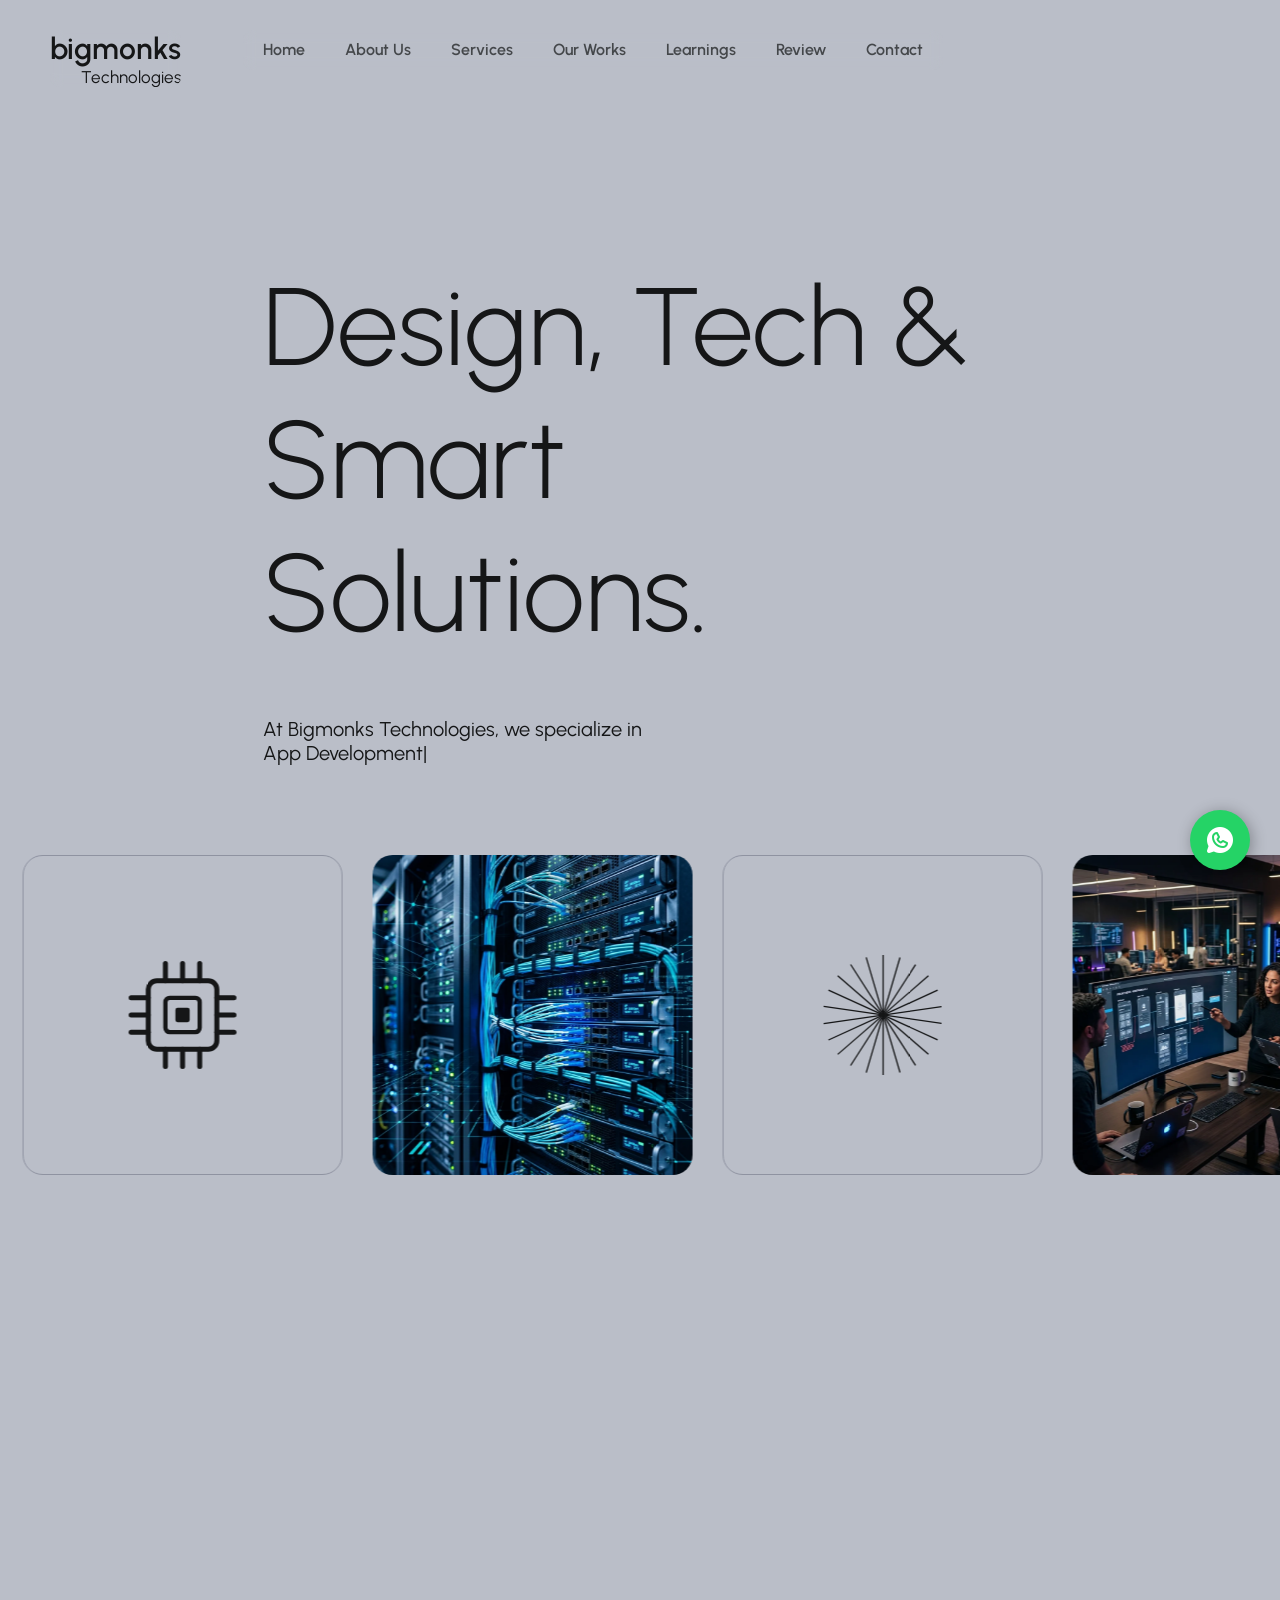
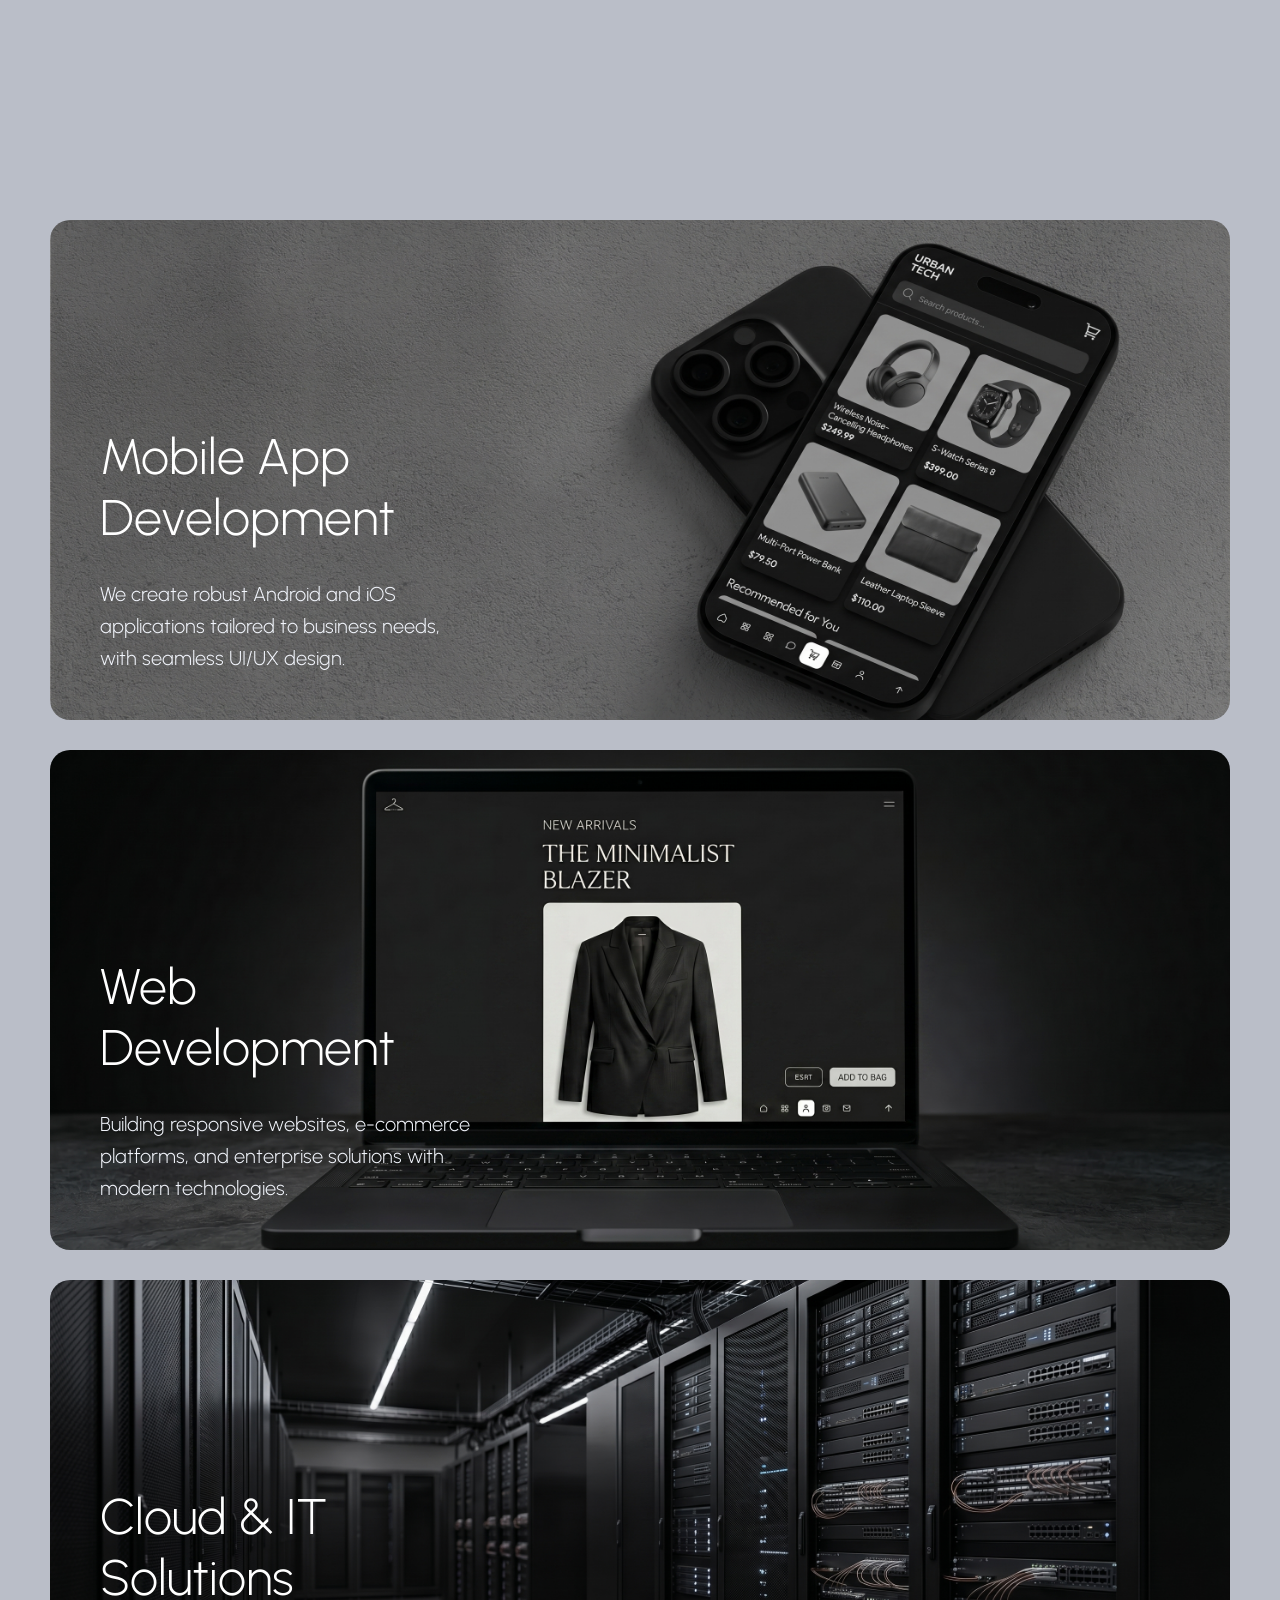
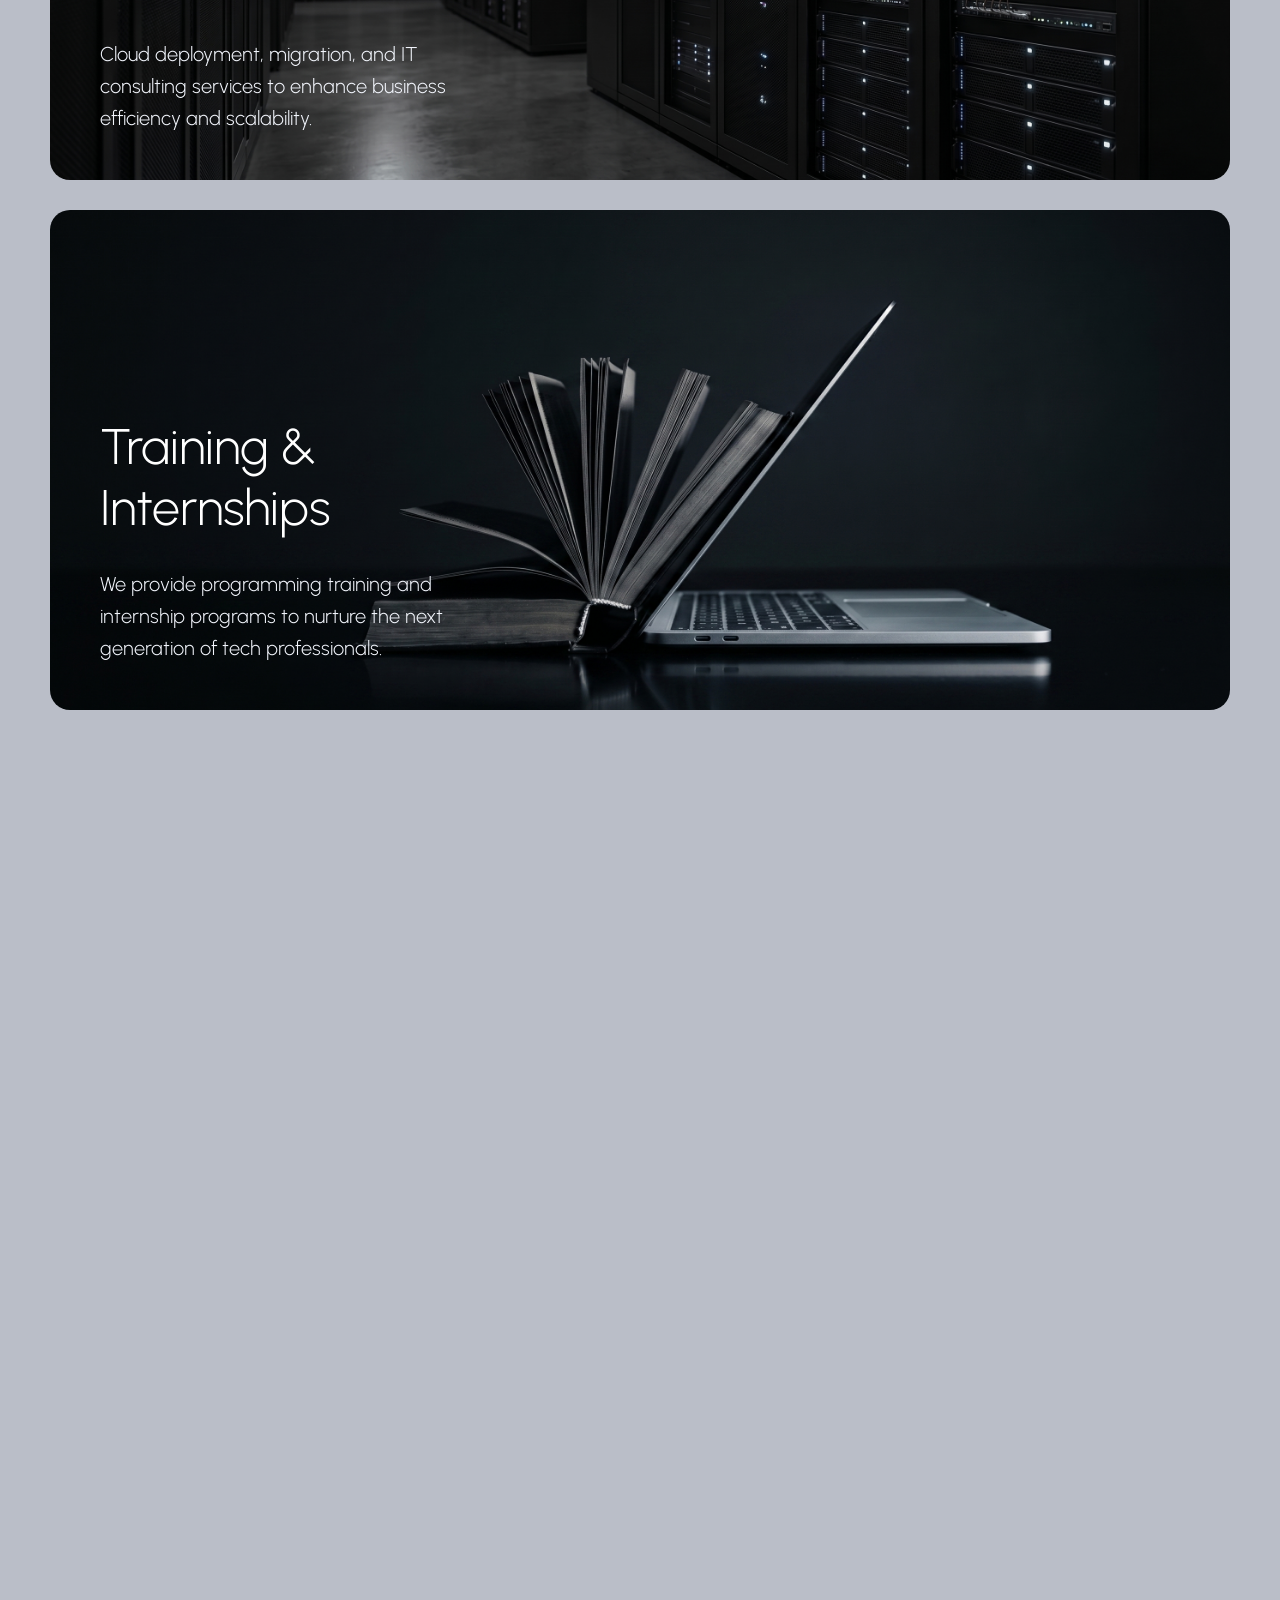
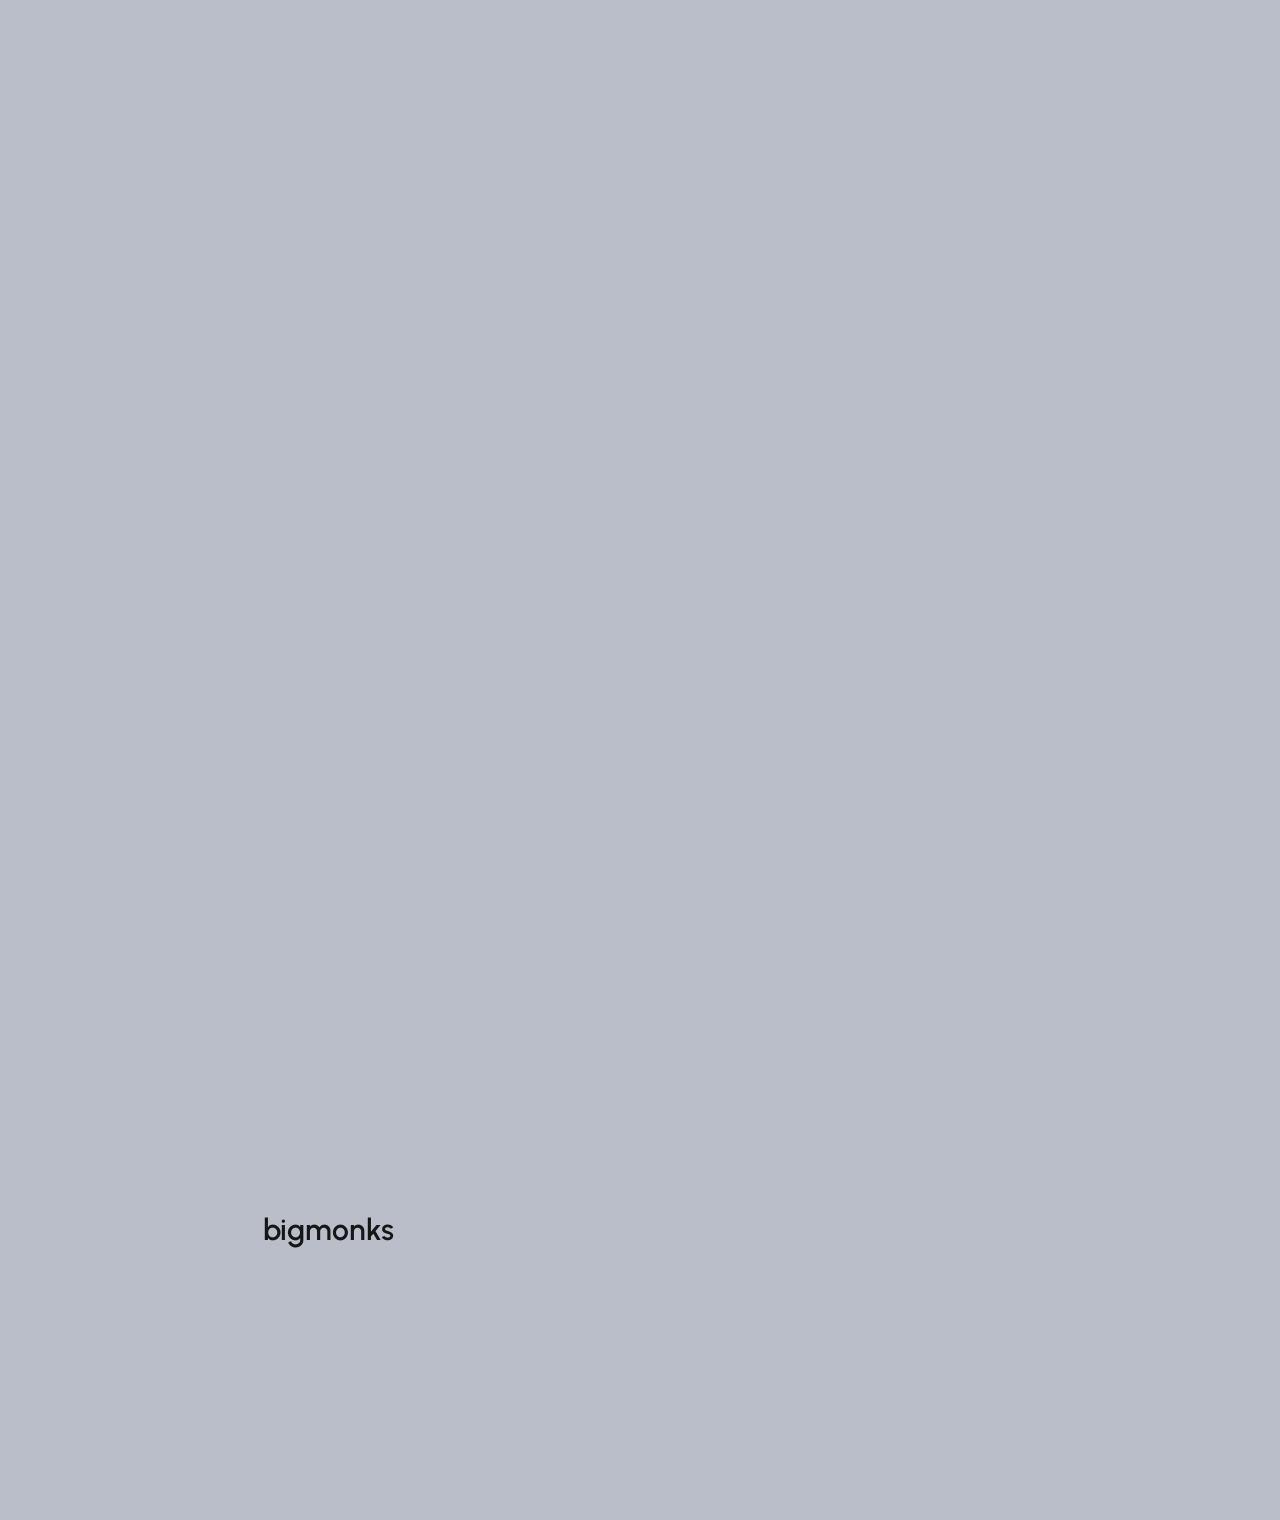
<file: index.html>
<html lang="en" dir="ltr">

<head>
  <meta charset="UTF-8">

  <!-- Primary Title - Most Important for SEO -->
  <title>Bigmonks Technologies | Leading IT Consulting & Software Development Company in Kerala</title>

  <!-- Enhanced Meta Description with Keywords -->
  <meta name="description"
    content="Bigmonks Technologies - Kerala's premier IT consulting company offering mobile app development, web development, UI/UX design, cloud solutions, AI/ML services, and professional IT training. Transform your business digitally with expert technology solutions. Contact: +91 88488 06406">

  <!-- Comprehensive Keywords for Search -->
  <meta name="keywords"
    content="Bigmonks Technologies, Bigmonks, Big Monks, Big Monks Technologies, Big Monks Tech, Bigmonks Tech, IT consulting Kerala, app development company Kerala, web development India, mobile app development, UI/UX design services, cloud computing solutions, AI ML development, software development company, digital transformation Kerala, IT training courses, technology consulting, custom software development, business automation, enterprise solutions, startup technology partner, Kerala IT company, Ernakulam software company, Kakkanad IT services, India software development, best IT company Kerala, top software company Kochi, Bigmonks Kakkanad, Big Monks Ernakulam">
  <meta name="author" content="Bigmonks Technologies">

  <!-- Google Search Console Verification -->
  <meta name="google-site-verification" content="EqcBtyvb3S1HpYLiJvfBXzSyHPFylUwJNJBJSc8eFdU" />

  <!-- JSON-LD Structured Data for Sitelinks & Organization -->
  <script type="application/ld+json">
  {
    "@context": "https://schema.org",
    "@graph": [
      {
        "@type": "Organization",
        "@id": "https://www.bigmonks.com/#organization",
        "name": "Bigmonks Technologies",
        "url": "https://www.bigmonks.com/",
        "logo": "https://www.bigmonks.com/img/favicon/apple-touch-icon.png",
        "contactPoint": {
          "@type": "ContactPoint",
          "telephone": "+91-88488-06406",
          "contactType": "customer service",
          "areaServed": "IN",
          "availableLanguage": ["en", "ml"]
        },
        "sameAs": [
          "https://www.linkedin.com/company/bigmonkstech"
        ]
      },
      {
        "@type": "WebSite",
        "@id": "https://www.bigmonks.com/#website",
        "url": "https://www.bigmonks.com/",
        "name": "Bigmonks Technologies",
        "description": "Leading IT Consulting, Software Development & Training Company in Kerala, India.",
        "publisher": {
          "@id": "https://www.bigmonks.com/#organization"
        }
      },
      {
        "@type": "SiteNavigationElement",
        "@id": "https://www.bigmonks.com/#navigation",
        "itemListElement": [
          {
            "@type": "SiteNavigationElement",
            "name": "About Us",
            "url": "https://www.bigmonks.com/#about"
          },
          {
            "@type": "SiteNavigationElement",
            "name": "Contact",
            "url": "https://www.bigmonks.com/#contact"
          },
          {
            "@type": "SiteNavigationElement",
            "name": "Our Works",
            "url": "https://www.bigmonks.com/works"
          },
          {
            "@type": "SiteNavigationElement",
            "name": "Learning",
            "url": "https://www.bigmonks.com/learnings"
          }
        ]
      }
    ]
  }
  </script>

  <!-- Company & Location Information -->
  <meta name="geo.region" content="IN-KL">
  <meta name="geo.placename" content="Kakkanad, Ernakulam, Kerala, India">
  <meta name="geo.position" content="10.0261;76.3479">
  <meta name="ICBM" content="10.0261, 76.3479">

  <!-- Business Type -->
  <meta name="business:contact_data:street_address" content="Kakkanad">
  <meta name="business:contact_data:locality" content="Ernakulam">
  <meta name="business:contact_data:region" content="Kerala">
  <meta name="business:contact_data:postal_code" content="682037">
  <meta name="business:contact_data:country_name" content="India">

  <!-- Viewport and Compatibility -->
  <meta http-equiv="X-UA-Compatible" content="IE=edge">
  <meta name="viewport" content="width=device-width, initial-scale=1, maximum-scale=5">

  <!-- Enhanced Favicon & Icons - WITH VERSION PARAMETER -->
  <link rel="icon" href="img/favicon/favicon.ico?v=2" sizes="any">
  <link rel="icon" href="img/favicon/icon.svg?v=2" type="image/svg+xml">
  <link rel="apple-touch-icon" href="img/favicon/apple-touch-icon.png?v=2">
  <link rel="manifest" href="img/favicon/manifest.webmanifest">

  <!-- Enhanced Open Graph for Social Media -->
  <meta property="og:title" content="Bigmonks Technologies - Leading IT Consulting & Software Development in Kerala">
  <meta property="og:description"
    content="Transform your business with Bigmonks Technologies. Expert mobile & web app development, UI/UX design, cloud services, AI/ML solutions, and professional IT training in Kerala, India.">
  <meta property="og:type" content="website">
  <meta property="og:url" content="https://www.bigmonks.com">
  <meta property="og:site_name" content="Bigmonks Technologies">
  <meta property="og:image" content="https://www.bigmonks.com/img/bigmonks-og-image.jpg">
  <meta property="og:image:secure_url" content="https://www.bigmonks.com/img/bigmonks-og-image.jpg">
  <meta property="og:image:alt" content="Bigmonks Technologies - Premier IT Consulting & Software Development Company">
  <meta property="og:image:width" content="1200">
  <meta property="og:image:height" content="630">
  <meta property="og:locale" content="en_IN">
  <meta property="og:phone_number" content="+918848806406">
  <meta property="og:email" content="info@bigmonks.com">

  <!-- Enhanced Twitter Cards -->
  <meta name="twitter:card" content="summary_large_image">
  <meta name="twitter:site" content="@BigmonksTech">
  <meta name="twitter:creator" content="@BigmonksTech">
  <meta name="twitter:title" content="Bigmonks Technologies - IT Consulting & Software Development">
  <meta name="twitter:description"
    content="Kerala's premier IT consulting company. Expert mobile & web development, UI/UX design, cloud services, AI/ML solutions, and IT training. Your digital transformation partner.">
  <meta name="twitter:image" content="https://www.bigmonks.com/img/bigmonks-twitter-image.jpg">
  <meta name="twitter:image:alt" content="Bigmonks Technologies - Innovation in Technology">

  <!-- Canonical URL - WWW VERSION -->
  <link rel="canonical" href="https://www.bigmonks.com/">

  <!-- Language Alternatives - WWW VERSION -->
  <link rel="alternate" href="https://www.bigmonks.com/" hreflang="en-IN">
  <link rel="alternate" href="https://www.bigmonks.com/" hreflang="en">
  <link rel="alternate" href="https://www.bigmonks.com/" hreflang="x-default">

  <!-- Additional SEO Meta Tags -->
  <meta name="robots" content="index, follow, max-snippet:-1, max-image-preview:large, max-video-preview:-1">
  <meta name="googlebot" content="index, follow, max-snippet:-1, max-image-preview:large, max-video-preview:-1">
  <meta name="bingbot" content="index, follow">
  <meta name="rating" content="general">
  <meta name="revisit-after" content="3 days">
  <meta name="distribution" content="global">
  <meta name="coverage" content="worldwide">
  <meta name="target" content="all">
  <meta name="HandheldFriendly" content="true">
  <meta name="MobileOptimized" content="320">

  <!-- Preconnect to External Resources -->
  <link rel="preconnect" href="https://fonts.googleapis.com">
  <link rel="preconnect" href="https://fonts.gstatic.com" crossorigin>
  <link rel="dns-prefetch" href="https://www.google-analytics.com">

  <!-- Enhanced Structured Data for Search Engines -->
  <script type="application/ld+json">
    {
      "@context": "https://schema.org",
      "@type": "Organization",
      "name": "Bigmonks Technologies",
      "alternateName": ["Bigmonks", "Bigmonks Tech"],
      "url": "https://www.bigmonks.com",
      "logo": "https://www.bigmonks.com/img/bigmonks-logo.png?v=2",
      "image": "https://www.bigmonks.com/img/bigmonks-og-image.jpg",
      "description": "Leading IT consulting and software development company in Kerala, India, specializing in mobile app development, web development, UI/UX design, cloud solutions, and IT training.",
      "foundingDate": "2025",
      "address": {
        "@type": "PostalAddress",
        "streetAddress": "Kakkanad",
        "addressLocality": "Ernakulam",
        "addressRegion": "Kerala",
        "postalCode": "682037",
        "addressCountry": "IN"
      },
      "geo": {
        "@type": "GeoCoordinates",
        "latitude": "10.0261",
        "longitude": "76.3479"
      },
      "contactPoint": [{
        "@type": "ContactPoint",
        "telephone": "+91-88488-06406",
        "contactType": "customer service",
        "email": "info@bigmonks.com",
        "availableLanguage": ["English", "Hindi", "Malayalam"],
        "areaServed": ["IN", "US", "GB", "AE"],
        "contactOption": "TollFree"
      }],
      "sameAs": [
        "https://www.linkedin.com/company/bigmonks-technologies01",
        "https://x.com/BigmonksTech",
        "https://www.instagram.com/bigmonks_technologies",
        "https://www.facebook.com/bigmonks"
      ],
      "aggregateRating": {
        "@type": "AggregateRating",
        "ratingValue": "4.9",
        "reviewCount": "127"
      },
      "serviceType": [
        "IT Consulting",
        "Mobile App Development",
        "Web Development",
        "UI/UX Design",
        "Cloud Services",
        "AI & Machine Learning",
        "IT Training & Internship",
        "Digital Transformation",
        "Custom Software Development",
        "E-commerce Solutions"
      ],
      "areaServed": {
        "@type": "Country",
        "name": "India"
      },
      "hasOfferCatalog": {
        "@type": "OfferCatalog",
        "name": "IT Services",
        "itemListElement": [
          {
            "@type": "Offer",
            "itemOffered": {
              "@type": "Service",
              "name": "Mobile App Development",
              "description": "Custom iOS and Android app development"
            }
          },
          {
            "@type": "Offer",
            "itemOffered": {
              "@type": "Service",
              "name": "Web Development",
              "description": "Responsive website and web application development"
            }
          },
          {
            "@type": "Offer",
            "itemOffered": {
              "@type": "Service",
              "name": "UI/UX Design",
              "description": "User-centered design and interface development"
            }
          },
          {
            "@type": "Offer",
            "itemOffered": {
              "@type": "Service",
              "name": "Cloud Solutions",
              "description": "Cloud infrastructure and deployment services"
            }
          },
          {
            "@type": "Offer",
            "itemOffered": {
              "@type": "Service",
              "name": "IT Training",
              "description": "Professional IT training and internship programs"
            }
          }
        ]
      }
    }
    </script>

  <!-- Local Business Schema -->
  <script type="application/ld+json">
    {
      "@context": "https://schema.org",
      "@type": "LocalBusiness",
      "name": "Bigmonks Technologies",
      "image": "https://www.bigmonks.com/img/bigmonks-logo.png?v=2",
      "@id": "https://www.bigmonks.com",
      "url": "https://www.bigmonks.com",
      "telephone": "+91-88488-06406",
      "email": "info@bigmonks.com",
      "priceRange": "$$",
      "address": {
        "@type": "PostalAddress",
        "streetAddress": "Kakkanad",
        "addressLocality": "Ernakulam",
        "addressRegion": "Kerala",
        "postalCode": "682037",
        "addressCountry": "IN"
      },
      "geo": {
        "@type": "GeoCoordinates",
        "latitude": 10.0261,
        "longitude": 76.3479
      },
      "openingHoursSpecification": [{
        "@type": "OpeningHoursSpecification",
        "dayOfWeek": [
          "Monday",
          "Tuesday",
          "Wednesday",
          "Thursday",
          "Friday"
        ],
        "opens": "09:00",
        "closes": "18:00"
      }],
      "sameAs": [
        "https://www.linkedin.com/company/bigmonks-technologies01",
        "https://x.com/BigmonksTech",
        "https://www.instagram.com/bigmonks_technologies",
        "https://www.facebook.com/bigmonks"
      ]
    }
    </script>

  <!-- Website Schema -->
  <script type="application/ld+json">
    {
      "@context": "https://schema.org",
      "@type": "WebSite",
      "name": "Bigmonks Technologies",
      "alternateName": "Bigmonks",
      "url": "https://www.bigmonks.com",
      "potentialAction": {
        "@type": "SearchAction",
        "target": {
          "@type": "EntryPoint",
          "urlTemplate": "https://www.bigmonks.com/search?q={search_term_string}"
        },
        "query-input": "required name=search_term_string"
      }
    }
    </script>

  <!-- Brand Schema -->
  <script type="application/ld+json">
    {
      "@context": "https://schema.org",
      "@type": "Brand",
      "name": "Bigmonks",
      "alternateName": ["Bigmonks Technologies", "BigMonks"],
      "url": "https://www.bigmonks.com",
      "logo": "https://www.bigmonks.com/img/bigmonks-logo.png?v=2",
      "sameAs": [
        "https://www.linkedin.com/company/bigmonks-technologies01",
        "https://x.com/BigmonksTech",
        "https://www.instagram.com/bigmonks_technologies",
        "https://www.facebook.com/bigmonks"
      ]
    }
    </script>

  <!-- Professional Service Schema -->
  <script type="application/ld+json">
    {
      "@context": "https://schema.org",
      "@type": "ProfessionalService",
      "name": "Bigmonks Technologies",
      "url": "https://www.bigmonks.com",
      "logo": "https://www.bigmonks.com/img/bigmonks-logo.png?v=2",
      "image": "https://www.bigmonks.com/img/bigmonks-og-image.jpg",
      "description": "Professional IT consulting and software development services",
      "priceRange": "$$",
      "address": {
        "@type": "PostalAddress",
        "addressLocality": "Ernakulam",
        "addressRegion": "Kerala",
        "addressCountry": "India"
      },
      "telephone": "+91-88488-06406",
      "email": "info@bigmonks.com"
    }
    </script>

  <!-- Organization Identity Schema -->
  <script type="application/ld+json">
    {
      "@context": "https://schema.org",
      "@type": "Organization",
      "@id": "https://www.bigmonks.com/#organization",
      "name": "Bigmonks Technologies",
      "url": "https://www.bigmonks.com",
      "logo": {
        "@type": "ImageObject",
        "url": "https://www.bigmonks.com/img/bigmonks-logo.png?v=2",
        "@id": "https://www.bigmonks.com/#logo"
      },
      "sameAs": [
        "https://www.linkedin.com/company/bigmonks-technologies01",
        "https://twitter.com/BigmonksTech",
        "https://x.com/BigmonksTech",
        "https://www.instagram.com/bigmonks_technologies",
        "https://www.facebook.com/bigmonks"
      ],
      "contactPoint": {
        "@type": "ContactPoint",
        "telephone": "+91-88488-06406",
        "contactType": "customer service",
        "email": "info@bigmonks.com"
      }
    }
    </script>

  <!-- Breadcrumb Schema -->
  <script type="application/ld+json">
    {
      "@context": "https://schema.org",
      "@type": "BreadcrumbList",
      "itemListElement": [{
        "@type": "ListItem",
        "position": 1,
        "name": "Home",
        "item": "https://www.bigmonks.com/"
      }]
    }
    </script>

  <!-- Template Styles Start -->
  <link rel="stylesheet" type="text/css" href="css/loaders/loader.css">
  <link rel="stylesheet" type="text/css" href="css/plugins.css">
  <link rel="stylesheet" type="text/css" href="css/main.css">
  <!-- Template Styles End -->

  <!-- Enhanced Browser Color -->
  <meta name="theme-color" media="(prefers-color-scheme: light)" content="#1E40AF">
  <meta name="theme-color" media="(prefers-color-scheme: dark)" content="#1E40AF">
  <meta name="msapplication-navbutton-color" content="#1E40AF">
  <meta name="msapplication-TileColor" content="#1E40AF">
  <meta name="apple-mobile-web-app-capable" content="yes">
  <meta name="apple-mobile-web-app-status-bar-style" content="black-translucent">
  <meta name="apple-mobile-web-app-title" content="Bigmonks">

  <!-- Social Profile Links -->
  <link rel="me" href="https://www.linkedin.com/company/bigmonks-technologies01">
  <link rel="me" href="https://x.com/BigmonksTech">
  <link rel="me" href="https://www.instagram.com/bigmonks_technologies">
  <link rel="me" href="https://www.facebook.com/bigmonks">

  <!-- Performance Hints -->
  <link rel="preload" href="css/main.css" as="style">
  <link rel="preload" href="css/plugins.css" as="style">
  <!-- Floating WhatsApp Button -->
  <a href="https://wa.me/918848806406?text=Hi%20Bigmonks%20Technologies!%20I'm%20interested%20in%20your%20services."
    class="whatsapp-float" target="_blank" rel="noopener noreferrer" aria-label="Chat on WhatsApp">
    <i class="ph-fill ph-whatsapp-logo"></i>
    <span class="whatsapp-tooltip">Chat with us</span>
  </a>

  <!-- WhatsApp Button Styles -->
  <style>
    /* WhatsApp Floating Button */
    .whatsapp-float {
      position: fixed;
      width: 60px;
      height: 60px;
      bottom: 30px;
      right: 30px;
      background-color: #25d366;
      color: #FFF;
      border-radius: 50px;
      text-align: center;
      font-size: 32px;
      box-shadow: 2px 2px 15px rgba(0, 0, 0, 0.3);
      z-index: 9999;
      display: flex;
      align-items: center;
      justify-content: center;
      transition: all 0.3s ease;
      animation: pulse-whatsapp 2s infinite;
    }

    .whatsapp-float:hover {
      background-color: #128c7e;
      transform: scale(1.1);
      box-shadow: 2px 2px 25px rgba(0, 0, 0, 0.4);
      animation: none;
    }

    .whatsapp-float i {
      color: #FFF;
      transition: transform 0.3s ease;
    }

    .whatsapp-float:hover i {
      transform: rotate(15deg);
    }

    /* Tooltip */
    .whatsapp-tooltip {
      position: absolute;
      right: 70px;
      background-color: #128c7e;
      color: white;
      padding: 8px 15px;
      border-radius: 20px;
      font-size: 14px;
      white-space: nowrap;
      opacity: 0;
      pointer-events: none;
      transition: opacity 0.3s ease;
      font-weight: 500;
      box-shadow: 0 2px 10px rgba(0, 0, 0, 0.2);
    }

    .whatsapp-float:hover .whatsapp-tooltip {
      opacity: 1;
    }

    /* Pulse Animation */
    @keyframes pulse-whatsapp {
      0% {
        box-shadow: 0 0 0 0 rgba(37, 211, 102, 0.7);
      }

      70% {
        box-shadow: 0 0 0 15px rgba(37, 211, 102, 0);
      }

      100% {
        box-shadow: 0 0 0 0 rgba(37, 211, 102, 0);
      }
    }

    /* Mobile Responsive */
    @media (max-width: 768px) {
      .whatsapp-float {
        width: 55px;
        height: 55px;
        bottom: 20px;
        right: 20px;
        font-size: 28px;
      }

      .whatsapp-tooltip {
        display: none;
      }
    }

    /* Smaller screens */
    @media (max-width: 480px) {
      .whatsapp-float {
        width: 50px;
        height: 50px;
        bottom: 15px;
        right: 15px;
        font-size: 26px;
      }
    }

    /* Dark theme compatibility */
    @media (prefers-color-scheme: dark) {
      .whatsapp-float {
        box-shadow: 2px 2px 15px rgba(255, 255, 255, 0.1);
      }
    }
  </style>
</head>
<!-- Your body content goes here -->

<body>

  <!-- Loader Start -->
  <div id="loader" class="loader">
    <div class="loader__wrapper">
      <div class="loader__content">
        <div class="loader__count">
          <span class="count__text">0</span>
          <span class="count__percent">%</span>
        </div>
      </div>
    </div>
  </div>
  <!-- Loader End -->

  <!-- Header Start -->
  <header id="header" class="header d-flex justify-content-center loading__fade">
    <!-- Navigation Menu Start -->
    <div class="header__navigation d-flex justify-content-start">
      <nav id="menu" class="menu">
        <ul class="menu__list d-flex justify-content-start">
          <!-- <li class="menu__item">
              <a class="menu__link btn" href="#home">
                <span class="menu__caption">Home</span>
                <i class="ph ph-house-simple"></i>
              </a>
            </li> -->
          <li class="menu__item">
            <a class="menu__link btn nav-link" href="#home">
              <span class="menu__caption">Home</span>
              <i class="ph ph-squares-four"></i>
            </a>
          </li>
          <li class="menu__item">
            <a class="menu__link btn nav-link" href="#about">
              <span class="menu__caption">About Us</span>
              <i class="ph ph-user"></i>
            </a>
          </li>
          <li class="menu__item">
            <a class="menu__link btn nav-link" href="#services">
              <span class="menu__caption">Services</span>
              <i class="ph ph-sticker"></i>
            </a>
          </li>
          <li class="menu__item">
            <a class="menu__link btn nav-link" href="works.html">
              <span class="menu__caption">Our Works</span>
              <i class="ph ph-briefcase"></i>
            </a>
          </li>
          <li class="menu__item">
            <a class="menu__link btn nav-link" href="learnings/index.html">
              <span class="menu__caption">Learnings</span>
              <i class="ph ph-graduation-cap"></i>
            </a>
          </li>
          <li class="menu__item">
            <a class="menu__link btn nav-link" href="#resume">
              <span class="menu__caption">Review</span>
              <i class="ph ph-article"></i>
            </a>
          </li>
          <li class="menu__item">
            <a class="menu__link btn nav-link" href="#contact">
              <span class="menu__caption">Contact</span>
              <i class="ph ph-envelope"></i>
            </a>
          </li>

        </ul>
      </nav>
    </div>
    <!-- Navigation Menu End -->
  </header>
  <!-- Header End -->

  <!-- Fixed Logo Start -->
  <div class="logo loading__fade">
    <a href="#home" class="logo__link" style="display: block;">
      <div class="logo-text" style="font-size: 30px;">bigmonks</div>
      <div class="logo-subtext" style="font-size: 17px; text-align: right;">Technologies</div>
    </a>
  </div>
  <!-- Fixed Logo End -->



  <!-- Page Content Start -->
  <main id="page-content" class="page-content">

    <!-- Main Section Start -->
    <section id="home" class="main home">

      <!-- Main Section Intro Start -->
      <div class="main__intro intro-95-desktop">

        <!-- Intro Background Start -->
        <!-- <div class="intro__background intro-bg-02">
            <div class="intro-bg-02__01" data-speed="0.6">
              <img src="images/drawing.png" alt="Bigmonks Decorative Image">
            </div>
            <div class="intro-bg-02__02" data-speed="0.8">
              <img src="images/drawing.png" alt="Bigmonks Decorative Image">
            </div>
          </div> -->
        <!-- Intro Background End -->

        <div class="container-fluid p-0 fullheight-desktop">
          <div class="row g-0 fullheight-desktop align-items-xl-stretch">

            <!-- Intro Data Line #1 (if needed) Start -->
            <div class="col-12 col-xl-2"></div>
            <!-- Intro Data Line #1 (if needed) End -->

            <!-- Intro Content Start -->
            <div class="col-12 col-xl-8 fullheight-desktop">

              <!-- Headline Start -->
              <div id="headline" class="headline headline-95-desktop d-flex align-items-start flex-column loading-wrap">
                <h1 class="headline__title loading__item">Design, Tech & Smart Solutions.</h1>
                <p class="headline__subtitle space-top animated-type loading__item">
                  At <b>Bigmonks Technologies</b>, we specialize in
                  <br>
                  <span id="typed-strings">
                    <b>App Development</b>
                    <b>Web Development</b>
                    <b>UI/UX Design</b>
                    <b>Cloud Services</b>
                    <b>IT Services & Consulting</b>
                    <b>Training & Internships</b>
                  </span>
                  <span id="typed"></span>
                </p>

              </div>
              <!-- Headline End -->

            </div>
            <!-- Intro Content End -->

            <!-- Intro Data Line #2 (if needed) Start -->
            <div class="col-12 col-xl-2"></div>
            <!-- Intro Data Line #2 (if needed) End -->

          </div>
        </div>
      </div>
      <!-- Main Section Intro End -->

      <!-- Main Section Media Start -->
      <div class="main__media media-stack-bottom">
        <div class="container-fluid p-0">
          <div class="row g-0">

            <!-- Media Fullwidth Divider Start -->
            <div class="media__fullwidth">

              <!-- Marquee V1 Divider Start -->
              <div class="items items--gsap">
                <div class="items__container">
                  <!-- single item -->
                  <div class="item icon">
                    <svg xmlns="http://www.w3.org/2000/svg" viewBox="0 0 92.3 93.1" fill="currentColor">
                      <g>
                        <rect x="45.7" class="st0" width="1" height="93.1" />
                        <rect x="45.7" y="0" transform="matrix(0.8412 -0.5407 0.5407 0.8412 -17.8476 32.3497)"
                          class="st0" width="1" height="93.1" />
                        <rect x="45.7" y="0" transform="matrix(0.4155 -0.9096 0.9096 0.4155 -15.3764 69.2119)"
                          class="st0" width="1" height="93.1" />
                        <rect x="-0.4" y="46.1" transform="matrix(0.9898 -0.1425 0.1425 0.9898 -6.1646 7.0506)"
                          class="st0" width="93.1" height="1" />
                        <rect x="-0.4" y="46.1" transform="matrix(0.7556 -0.655 0.655 0.7556 -19.2157 41.618)"
                          class="st0" width="93.1" height="1" />
                        <rect x="-0.4" y="46.1" transform="matrix(0.2812 -0.9597 0.9597 0.2812 -11.5032 77.7858)"
                          class="st0" width="93.1" height="1" />
                        <rect x="45.7" y="0" transform="matrix(0.9595 -0.2817 0.2817 0.9595 -11.2479 14.8866)"
                          class="st0" width="1" height="93.1" />
                        <rect x="45.7" y="0" transform="matrix(0.6549 -0.7557 0.7557 0.6549 -19.2631 50.9572)"
                          class="st0" width="1" height="93.1" />
                        <rect x="45.7" y="0" transform="matrix(0.1423 -0.9898 0.9898 0.1423 -6.4999 85.629)" class="st0"
                          width="1" height="93.1" />
                        <rect x="-0.4" y="46.1" transform="matrix(0.9097 -0.4153 0.4153 0.9097 -15.1716 23.381)"
                          class="st0" width="93.1" height="1" />
                        <rect x="-0.4" y="46.1" transform="matrix(0.5411 -0.8409 0.8409 0.5411 -17.9774 60.1901)"
                          class="st0" width="93.1" height="1" />
                      </g>
                    </svg>
                  </div>
                  <!-- single item -->
                  <div class="item image image-1">
                    <img src="img/marquee/01.webp" alt="Image">
                  </div>
                  <!-- single item -->
                  <div class="item icon">
                    <svg xmlns="http://www.w3.org/2000/svg" viewBox="0 0 90 90" fill="currentColor">
                      <path d="M32,22 L12,45 L32,68" fill="none" stroke="currentColor" stroke-width="4.5" stroke-linecap="round" stroke-linejoin="round" />
                      <line x1="53" y1="14" x2="37" y2="76" stroke="currentColor" stroke-width="4.5" stroke-linecap="round" />
                      <path d="M58,22 L78,45 L58,68" fill="none" stroke="currentColor" stroke-width="4.5" stroke-linecap="round" stroke-linejoin="round" />
                    </svg>
                  </div>
                  <!-- single item -->
                  <div class="item image image-2">
                    <img src="img/marquee/02.webp" alt="Image">
                  </div>
                  <!-- single item -->
                  <div class="item icon">
                    <svg xmlns="http://www.w3.org/2000/svg" viewBox="0 0 84 84" fill="currentColor">
                      <rect x="18" y="18" width="48" height="48" rx="6" fill="none" stroke="currentColor" stroke-width="3.5" />
                      <rect x="30" y="30" width="24" height="24" rx="3" fill="none" stroke="currentColor" stroke-width="3" />
                      <rect x="37" y="37" width="10" height="10" rx="1.5" fill="currentColor" />
                      <line x1="30" y1="6" x2="30" y2="18" stroke="currentColor" stroke-width="3.5" stroke-linecap="round" />
                      <line x1="42" y1="6" x2="42" y2="18" stroke="currentColor" stroke-width="3.5" stroke-linecap="round" />
                      <line x1="54" y1="6" x2="54" y2="18" stroke="currentColor" stroke-width="3.5" stroke-linecap="round" />
                      <line x1="30" y1="66" x2="30" y2="78" stroke="currentColor" stroke-width="3.5" stroke-linecap="round" />
                      <line x1="42" y1="66" x2="42" y2="78" stroke="currentColor" stroke-width="3.5" stroke-linecap="round" />
                      <line x1="54" y1="66" x2="54" y2="78" stroke="currentColor" stroke-width="3.5" stroke-linecap="round" />
                      <line x1="6" y1="30" x2="18" y2="30" stroke="currentColor" stroke-width="3.5" stroke-linecap="round" />
                      <line x1="6" y1="42" x2="18" y2="42" stroke="currentColor" stroke-width="3.5" stroke-linecap="round" />
                      <line x1="6" y1="54" x2="18" y2="54" stroke="currentColor" stroke-width="3.5" stroke-linecap="round" />
                      <line x1="66" y1="30" x2="78" y2="30" stroke="currentColor" stroke-width="3.5" stroke-linecap="round" />
                      <line x1="66" y1="42" x2="78" y2="42" stroke="currentColor" stroke-width="3.5" stroke-linecap="round" />
                      <line x1="66" y1="54" x2="78" y2="54" stroke="currentColor" stroke-width="3.5" stroke-linecap="round" />
                    </svg>
                  </div>
                  <!-- single item -->
                  <div class="item image image-3">
                    <img src="img/marquee/03.webp" alt="Image">
                  </div>
                </div>
              </div>
              <!-- Marquee V1 Divider End -->

            </div>
            <!-- Media Fullwidth Divider End -->

            <!-- Media Data Line #1 (if needed) Start -->
            <div class="col-12 col-xl-2"></div>
            <!-- Media Data Line #1 (if needed) End -->

            <!-- Media Content Start -->
            <div class="col-12 col-xl-8">

              <!-- Content Block - Blockquote Start -->
              <div class="content__block large-text-block pre-stack">
                <div class="container-fluid p-0">
                  <div class="row g-0">
                    <div class="col-12">
                      <blockquote class="reveal-type animate-in-up">
                        In the world of technology, moving at the same pace keeps you in place. To reach your goals, you
                        must innovate twice as fast as the rest.
                    </div>
                  </div>
                </div>
              </div>
              <!-- Content Block - Blockquote End -->

            </div>
            <!-- Media Content End -->

            <!-- Media Data Line #2 (if needed) Start -->
            <div class="col-12 col-xl-2"></div>
            <!-- Media Data Line #2 (if needed) End -->

          </div>
        </div>
      </div>
      <!-- Main Section Media End -->

    </section>
    <!-- Main Section End -->

    <!-- Inner Section - Portfolio - Start -->
    <section id="portfolio" class="inner inner-stack-bottom no-padding-top portfolio">
      <div class="inner__wrapper">
        <div class="container-fluid p-0">
          <div class="row g-0">

            <!-- Inner Section Content Start -->
            <div class="col-12">
              <div class="inner__content">

                <!-- Content Block - Portfolio Stacking Cards Start -->
                <div class="content__block">
                  <div class="stack-wrapper">
                    <div class="stack-offset solid-block"></div>
                    <div class="portfolio-stack">

                      <!-- Portfolio Stack Item 1 -->
                      <div class="stack-item">
                        <div data-mfp-src="#portfolio-popup-1"
                          class="portfolio-stack__inner portfolio-item-1 popup-trigger">
                          <div class="portfolio-stack__descr">
                            <h3 class="portfolio-stack__title light">Mobile App Development</h3>
                            <p class="portfolio-stack__text type-basic-160lh light">We create robust Android and iOS
                              applications tailored to business needs, with seamless UI/UX design.</p>
                          </div>
                        </div>
                      </div>

                      <!-- Portfolio Stack Item 2 -->
                      <div class="stack-item">
                        <div data-mfp-src="#portfolio-popup-2"
                          class="portfolio-stack__inner portfolio-item-2 popup-trigger">
                          <div class="portfolio-stack__descr">
                            <h3 class="portfolio-stack__title light">
                              Web Development
                            </h3>
                            <p class="portfolio-stack__text type-basic-160lh light">
                              Building responsive websites, e-commerce platforms, and enterprise solutions with modern
                              technologies.
                            </p>
                          </div>

                        </div>
                      </div>

                      <!-- Portfolio Stack Item 3 -->
                      <div class="stack-item">
                        <div data-mfp-src="#portfolio-popup-3"
                          class="portfolio-stack__inner portfolio-item-3 popup-trigger">
                          <div class="portfolio-stack__descr">
                            <h3 class="portfolio-stack__title light">Cloud & IT Solutions</h3>
                            <p class="portfolio-stack__text type-basic-160lh light">Cloud deployment, migration, and IT
                              consulting services to enhance business efficiency and scalability.</p>
                          </div>
                        </div>
                      </div>

                      <!-- Portfolio Stack Item 4 -->
                      <div class="stack-item">
                        <div data-mfp-src="#portfolio-popup-4"
                          class="portfolio-stack__inner portfolio-item-4 popup-trigger">
                          <div class="portfolio-stack__descr">
                            <h3 class="portfolio-stack__title light">Training & Internships</h3>
                            <p class="portfolio-stack__text type-basic-160lh light">We provide programming training and
                              internship programs to nurture the next generation of tech professionals.</p>
                          </div>
                        </div>
                      </div>

                    </div>
                  </div>
                </div>

                <!-- Content Block - Portfolio Stacking Cards End -->

              </div>
            </div>
            <!-- Inner Section Content End -->

            <!-- Portfilio Single Item Popup №1 Start -->
            <div id="portfolio-popup-1" class="popup mfp-hide" data-lenis-prevent="">

              <!-- Popup Close Button -->
              <button class="mfp-close permanent-light"></button>

              <!-- Popup Content Start -->
              <div class="popup__container">
                <div class="container-fluid p-0">
                  <div class="row g-0">
                    <div class="col-12">
                      <div class="project">

                        <!-- Title Section -->
                        <div class="project__block no-padding no-margin project-image-bg">
                          <img class="project-image-bg__portrait" src="img/works/work-single/600x800_w03-top.webp"
                            alt="Mobile App Illustration">
                          <img class="project-image-bg__landscape" src="img/works/work-single/1920x800_w03-01.webp"
                            alt="Mobile App Illustration">
                          <div class="project__title">
                            <h3 class="light">Mobile App Development</h3>
                          </div>
                        </div>

                        <!-- About Mobile App Development -->
                        <div class="project__block grid-block grid-items">
                          <div class="project__descr">
                            <div class="container-fluid p-0">
                              <div class="row g-0">
                                <div class="col-12">
                                  <p class="type-basic-160lh">
                                    Mobile app development involves creating applications for smartphones and tablets
                                    that deliver seamless user experiences across both Android and iOS platforms. It
                                    includes designing intuitive interfaces, integrating backend services, optimizing
                                    performance, and ensuring security and scalability.
                                  </p>
                                </div>
                              </div>
                            </div>
                          </div>
                        </div>

                        <!-- Challenges -->
                        <div class="project__block pre-grid-items">
                          <div class="project__descr">
                            <div class="container-fluid p-0">
                              <div class="row g-0">
                                <div class="col-12 col-xl-4">
                                  <p class="project__subtitle tagline-chapter">Challenges</p>
                                </div>
                                <div class="col-12 col-xl-8">
                                  <p class="type-basic-160lh">
                                    Developing mobile apps comes with several challenges including handling
                                    cross-platform compatibility, ensuring smooth performance under high traffic,
                                    implementing secure authentication, integrating with third-party services, and
                                    maintaining an intuitive user experience.
                                  </p>
                                </div>
                              </div>
                            </div>
                          </div>
                        </div>

                        <!-- Solutions -->
                        <div class="project__block">
                          <div class="project__descr">
                            <div class="container-fluid p-0">
                              <div class="row g-0">
                                <div class="col-12 col-xl-4">
                                  <p class="project__subtitle tagline-chapter">Solutions</p>
                                </div>
                                <div class="col-12 col-xl-8">
                                  <p class="type-basic-160lh">
                                    Solutions include using cross-platform frameworks like Flutter or React Native,
                                    implementing cloud-based backend systems, optimizing UI/UX for responsiveness, using
                                    secure authentication methods, and continuously testing and monitoring performance
                                    to deliver a reliable and engaging mobile experience.
                                  </p>
                                </div>
                              </div>
                            </div>
                          </div>
                        </div>

                        <!-- Optional Illustration -->
                        <div class="project__block no-margin">
                          <div class="project__illustration-xl">
                            <img src="img/works/work-single/1920x800_w03-03.webp" alt="Mobile App Illustration">
                          </div>
                        </div>

                      </div>
                    </div>
                  </div>
                </div>
              </div>
              <!-- Popup Content End -->

            </div>

            <!-- Portfilio Single Item Popup №1 End -->

            <!-- Portfilio Single Item Popup №2 Start -->
            <div id="portfolio-popup-2" class="popup mfp-hide" data-lenis-prevent="">

              <!-- Popup Close Button -->
              <button class="mfp-close permanent-light"></button>

              <!-- Popup Content Start -->
              <div class="popup__container">
                <div class="container-fluid p-0">
                  <div class="row g-0">
                    <div class="col-12">
                      <div class="project">

                        <!-- Title Section -->
                        <div class="project__block no-padding no-margin project-image-bg">
                          <img class="project-image-bg__portrait" src="img/works/work-single/600x800_w04-top.webp"
                            alt="Web Development Illustration">
                          <img class="project-image-bg__landscape" src="img/works/work-single/1920x800_w04-01.webp"
                            alt="Web Development Illustration">
                          <div class="project__title">
                            <h3 class="light">Web Development</h3>
                          </div>
                        </div>

                        <!-- About Web Development -->
                        <div class="project__block grid-block grid-items">
                          <div class="project__descr">
                            <div class="container-fluid p-0">
                              <div class="row g-0">
                                <div class="col-12">
                                  <p class="type-basic-160lh">
                                    Web development involves designing, building, and maintaining websites and web
                                    applications that are responsive, user-friendly, and performant. It includes
                                    frontend development for visual interfaces, backend development for server-side
                                    logic, and integration with databases, APIs, and third-party services.
                                  </p>
                                </div>
                              </div>
                            </div>
                          </div>
                        </div>

                        <!-- Challenges -->
                        <div class="project__block pre-grid-items">
                          <div class="project__descr">
                            <div class="container-fluid p-0">
                              <div class="row g-0">
                                <div class="col-12 col-xl-4">
                                  <p class="project__subtitle tagline-chapter">Challenges</p>
                                </div>
                                <div class="col-12 col-xl-8">
                                  <p class="type-basic-160lh">
                                    Web development challenges include ensuring cross-browser compatibility, optimizing
                                    page load times, creating responsive designs for multiple devices, implementing
                                    secure authentication, and managing complex backend operations efficiently.
                                  </p>
                                </div>
                              </div>
                            </div>
                          </div>
                        </div>

                        <!-- Solutions -->
                        <div class="project__block">
                          <div class="project__descr">
                            <div class="container-fluid p-0">
                              <div class="row g-0">
                                <div class="col-12 col-xl-4">
                                  <p class="project__subtitle tagline-chapter">Solutions</p>
                                </div>
                                <div class="col-12 col-xl-8">
                                  <p class="type-basic-160lh">
                                    Solutions involve using modern frameworks like React, Angular, or Vue.js for the
                                    frontend, Node.js, Django, or Laravel for the backend, implementing caching and CDN
                                    strategies for performance, following security best practices, and thoroughly
                                    testing across devices and browsers.
                                  </p>
                                </div>
                              </div>
                            </div>
                          </div>
                        </div>

                        <!-- Optional Illustration -->
                        <div class="project__block no-margin">
                          <div class="project__illustration-xl">
                            <img src="img/works/work-single/1920x800_w04-03.webp" alt="Web Development Illustration">
                          </div>
                        </div>

                      </div>
                    </div>
                  </div>
                </div>
              </div>
              <!-- Popup Content End -->

            </div>

            <!-- Portfilio Single Item Popup №2 End -->

            <!-- Portfilio Single Item Popup №3 Start -->
            <div id="portfolio-popup-3" class="popup mfp-hide" data-lenis-prevent="">

              <!-- Popup Close Button -->
              <button class="mfp-close permanent-dark"></button>

              <!-- Popup Content Start -->
              <div class="popup__container">
                <div class="container-fluid p-0">
                  <div class="row g-0">
                    <div class="col-12">
                      <div class="project">

                        <!-- Title Section -->
                        <div class="project__block no-padding no-margin project-image-bg">
                          <img class="project-image-bg__portrait" src="img/works/work-single/600x800_w01-top.webp"
                            alt="Cloud & IT Illustration">
                          <img class="project-image-bg__landscape" src="img/works/work-single/1920x800_w01-01.webp"
                            alt="Cloud & IT Illustration">
                          <div class="project__title">
                            <h3 class="dark">Cloud & IT Solutions</h3>
                          </div>
                        </div>

                        <!-- About Cloud & IT Solutions -->
                        <div class="project__block grid-block grid-items">
                          <div class="project__descr">
                            <div class="container-fluid p-0">
                              <div class="row g-0">
                                <div class="col-12">
                                  <p class="type-basic-160lh">
                                    Cloud and IT solutions involve providing scalable, secure, and efficient technology
                                    services that support business operations. This includes cloud computing,
                                    infrastructure management, network optimization, cybersecurity, data storage, and
                                    deploying software solutions that improve productivity and reliability.
                                  </p>
                                </div>
                              </div>
                            </div>
                          </div>
                        </div>

                        <!-- Challenges -->
                        <div class="project__block pre-grid-items">
                          <div class="project__descr">
                            <div class="container-fluid p-0">
                              <div class="row g-0">
                                <div class="col-12 col-xl-4">
                                  <p class="project__subtitle tagline-chapter">Challenges</p>
                                </div>
                                <div class="col-12 col-xl-8">
                                  <p class="type-basic-160lh">
                                    Key challenges in Cloud & IT solutions include ensuring data security, managing
                                    infrastructure costs, maintaining high availability, integrating legacy systems, and
                                    keeping up with rapid technological changes while ensuring compliance and
                                    reliability.
                                  </p>
                                </div>
                              </div>
                            </div>
                          </div>
                        </div>

                        <!-- Solutions -->
                        <div class="project__block">
                          <div class="project__descr">
                            <div class="container-fluid p-0">
                              <div class="row g-0">
                                <div class="col-12 col-xl-4">
                                  <p class="project__subtitle tagline-chapter">Solutions</p>
                                </div>
                                <div class="col-12 col-xl-8">
                                  <p class="type-basic-160lh">
                                    Solutions include deploying cloud services such as AWS, Azure, or Google Cloud for
                                    scalability, implementing strong cybersecurity protocols, automating infrastructure
                                    management, using virtualization and containerization technologies, and providing IT
                                    support to ensure seamless operations and optimal system performance.
                                  </p>
                                </div>
                              </div>
                            </div>
                          </div>
                        </div>

                        <!-- Optional Illustration -->
                        <div class="project__block no-margin">
                          <div class="project__illustration-xl">
                            <img src="img/works/work-single/1920x800_w01-03.webp" alt="Cloud & IT Illustration">
                          </div>
                        </div>

                      </div>
                    </div>
                  </div>
                </div>
              </div>
              <!-- Popup Content End -->

            </div>

            <!-- Portfilio Single Item Popup №3 End -->

            <!-- Portfilio Single Item Popup №4 Start -->
            <div id="portfolio-popup-4" class="popup mfp-hide" data-lenis-prevent="">

              <!-- Popup Close Button -->
              <button class="mfp-close permanent-light"></button>

              <!-- Popup Content Start -->
              <div class="popup__container">
                <div class="container-fluid p-0">
                  <div class="row g-0">
                    <div class="col-12">
                      <div class="project">

                        <!-- Title Section -->
                        <div class="project__block no-padding no-margin project-image-bg">
                          <img class="project-image-bg__portrait" src="images/img2.png"
                            alt="Internships & Training">
                          <img class="project-image-bg__landscape" src="images/img1.png"
                            alt="Internships & Training">
                          <div class="project__title">
                            <h3 class="light">Internships & Training</h3>
                          </div>
                        </div>

                        <!-- About Internships & Training -->
                        <div class="project__block grid-block grid-items">
                          <div class="project__descr">
                            <div class="container-fluid p-0">
                              <div class="row g-0">
                                <div class="col-12">
                                  <p class="type-basic-160lh">
                                    Our internship and training programs are designed to equip students and
                                    professionals with practical skills in IT, web development, mobile app development,
                                    cloud computing, and other modern technologies. Participants gain hands-on
                                    experience through real-world projects and guided mentorship.
                                  </p>
                                </div>
                              </div>
                            </div>
                          </div>
                        </div>

                        <!-- Challenges -->
                        <div class="project__block pre-grid-items">
                          <div class="project__descr">
                            <div class="container-fluid p-0">
                              <div class="row g-0">
                                <div class="col-12 col-xl-4">
                                  <p class="project__subtitle tagline-chapter">Challenges</p>
                                </div>
                                <div class="col-12 col-xl-8">
                                  <p class="type-basic-160lh">
                                    Key challenges include bridging the gap between theoretical knowledge and practical
                                    skills, ensuring engagement and learning outcomes, and adapting to the rapidly
                                    evolving technology landscape.
                                  </p>
                                </div>
                              </div>
                            </div>
                          </div>
                        </div>

                        <!-- Solutions -->
                        <div class="project__block">
                          <div class="project__descr">
                            <div class="container-fluid p-0">
                              <div class="row g-0">
                                <div class="col-12 col-xl-4">
                                  <p class="project__subtitle tagline-chapter">Solutions</p>
                                </div>
                                <div class="col-12 col-xl-8">
                                  <p class="type-basic-160lh">
                                    Our solutions include structured training modules, hands-on projects, mentorship
                                    from industry experts, live workshops, and exposure to modern tools and
                                    technologies. This ensures participants gain practical experience and become
                                    job-ready professionals.
                                  </p>
                                </div>
                              </div>
                            </div>
                          </div>
                        </div>

                        <!-- Optional Illustration -->
                        <div class="project__block no-margin">
                          <div class="project__illustration-xl">
                            <img src="images/img2.png" alt="Internships & Training">
                          </div>
                        </div>

                        <!-- Link to Learnings page -->
                        <div class="project__block text-center" style="margin-top: 30px; margin-bottom: 30px;">
                          <a href="learnings/index.html" class="btn btn-default hover-default">
                            <em></em>
                            <span class="btn-caption">Explore Courses & Enroll</span>
                          </a>
                        </div>

                      </div>
                    </div>
                  </div>
                </div>
              </div>
              <!-- Popup Content End -->

            </div>

            <!-- Portfilio Single Item Popup №4 End -->

          </div>
        </div>
      </div>
    </section>
    <!-- Inner Section - Portfolio - End -->

    <!-- Inner Section - About - Start -->
    <section id="about" class="inner inner-grid-bottom about">
      <div class="inner__wrapper">
        <div class="container-fluid p-0">
          <div class="row g-0">

            <!-- Inner Section Name Start -->
            <div class="col-12 col-xl-2">
              <div class="inner__name">

                <!-- Content Block - Section Name Start -->
                <div class="content__block name-block">
                  <span class="section-name icon-right animate-in-up">
                    <span class="section-name-caption">About Us</span>
                    <i class="ph ph-arrow-down-right"></i>
                  </span>
                </div>
                <!-- Content Block - Section Name End -->

              </div>
            </div>
            <!-- Inner Section Name End -->

            <!-- Inner Section Content Start -->
            <div class="col-12 col-xl-8">
              <div class="inner__content">

                <!-- Content Block - H2 Section Title Start -->
                <div class="content__block section-text-title">
                  <div class="block__descr">
                    <h2 class="reveal-type animate-in-up">Our Approach and<br>Philosophy</h2>
                  </div>
                </div>
                <!-- Content Block - H2 Section Title End -->

                <!-- Content Block - About Data Start -->
                <div class="content__block grid-block pre-grid-items">
                  <div class="container-fluid p-0">
                    <div class="row g-0 justify-content-between">

                      <div class="col-12 col-md-8 col-lg-7 col-xxl-8 grid-item about-descr pre-title">
                        <p class="about-descr__text type-basic-160lh animate-in-up">
                          Bigmonks Technologies is a forward-thinking IT consulting and services company delivering
                          end-to-end digital solutions.
                          We specialize in mobile & web development, UI/UX design, cloud deployment, and software
                          maintenance, while nurturing future tech talent through internships and training programs.
                        </p>
                        <div class="btn-group about-descr__btnholder animate-in-up">
                          <a class="btn btn-default hover-default" href="#0">
                            <em></em>
                            <span class="btn-caption">
                              Learn More
                            </span>
                          </a>
                        </div>
                      </div>

                      <div class="col-12 col-md-4 col-xxl-3 grid-item about-info pre-title">
                        <div class="about-info__item animate-in-up">
                          <h6>Bigmonks Technologies LLP</h6>
                        </div>
                        <div class="about-info__item animate-in-up">
                          <h6>
                            <a class="link-inline text-link" href="tel:+918848806406">+91 88488 06406</a>
                          </h6>
                        </div>
                        <div class="about-info__item animate-in-up">
                          <h6>
                            <a class="link-inline text-link"
                              href="mailto:bigmonkstechnologies@gmail.com">bigmonkstechnologies@gmail.com</a>
                          </h6>
                        </div>
                        <div class="about-info__item animate-in-up">
                          <h6>
                            <a class="link-inline text-link"
                              href="https://www.google.com/maps/place/Kakkanad,+Ernakulam,+Kerala" target="_blank">
                              Kakkanad, Ernakulam, India
                            </a>
                          </h6>
                        </div>
                      </div>

                    </div>
                  </div>
                </div>
                <!-- Content Block - About Data End -->

                <!-- Content Block - Image Divider Start -->
                <div class="content__block grid-block pre-grid-items">
                  <div class="container-fluid p-0">
                    <div class="row g-0">
                      <!-- <div class="col-12 grid-item"> -->
                      <!-- change the background image in the main.css file - .about-image-1 -->
                      <!-- <div class="divider divider-image about-image-1 animate-in-up"></div>
                  </div> -->
                    </div>
                  </div>
                </div>
                <!-- Content Block - Image Divider End -->

                <!-- Content Block - Achievements Start -->
                <div class="content__block grid-block">
                  <div class="achievements d-flex flex-column flex-md-row align-items-md-stretch">
                    <div class="achievements__item d-flex flex-column grid-item animate-card-3">
                      <div class="achievements__card">
                        <p class="achievements__number animate-in-up">10+</p>
                        <p class="achievements__descr animate-in-up">Happy Clients</p>
                      </div>
                    </div>
                    <div class="achievements__item d-flex flex-column grid-item animate-card-3">
                      <div class="achievements__card">
                        <p class="achievements__number animate-in-up">1+</p>
                        <p class="achievements__descr animate-in-up">Years of Experience</p>
                      </div>
                    </div>
                    <div class="achievements__item d-flex flex-column grid-item animate-card-3">
                      <div class="achievements__card">
                        <p class="achievements__number animate-in-up">20+</p>
                        <p class="achievements__descr animate-in-up">Projects Completed</p>
                      </div>
                    </div>
                  </div>
                </div>
                <!-- Content Block - Achievements End -->

              </div>
            </div>
            <!-- Inner Section Content End -->

            <!-- Inner Section Aside Start -->
            <div class="col-12 col-xl-2"></div>
            <!-- Inner Section Aside End -->

          </div>
        </div>
      </div>
    </section>

    <!-- Inner Section - About - End -->

    <!-- Inner Section - Services - Start -->
    <section id="services" class="inner inner-grid-bottom services">
      <div class="inner__wrapper">
        <div class="container-fluid p-0">
          <div class="row g-0">

            <!-- Inner Section Name Start -->
            <div class="col-12 col-xl-2">
              <div class="inner__name">
                <div class="content__block name-block">
                  <span class="section-name icon-right animate-in-up">
                    <span class="section-name-caption">Services</span>
                    <i class="ph ph-arrow-down-right"></i>
                  </span>
                </div>
              </div>
            </div>
            <!-- Inner Section Name End -->

            <!-- Inner Section Content Start -->
            <div class="col-12 col-xl-8">
              <div class="inner__content">

                <!-- Section Title -->
                <div class="content__block section-grid-title">
                  <div class="block__descr">
                    <h2 class="reveal-type animate-in-up">Creating<br>impactful digital solutions</h2>
                  </div>
                </div>

                <!-- Services Cards -->
                <div class="content__block grid-block">
                  <div class="container-fluid p-0">
                    <div class="row g-0 align-items-stretch cards">

                      <!-- App Development -->
                      <div class="col-12 col-md-6 cards__item grid-item animate-card-2">
                        <div class="cards__card d-flex flex-column">
                          <div class="cards__descr">
                            <h3 class="cards__title animate-in-up">App<br>Development</h3>
                            <p class="cards__text type-basic-160lh animate-in-up">
                              Android, iOS, and cross-platform solutions tailored to your business needs.
                            </p>
                          </div>
                          <div class="cards__image d-flex animate-in-up">
                            <img src="images/img18.jpeg" alt="App Development">
                          </div>
                        </div>
                      </div>

                      <!-- Web Development -->
                      <div class="col-12 col-md-6 cards__item grid-item animate-card-2">
                        <div class="cards__card d-flex flex-column">
                          <div class="cards__descr">
                            <h3 class="cards__title animate-in-up">Web<br>Development</h3>
                            <p class="cards__text type-basic-160lh animate-in-up">
                              Websites, e-commerce platforms, and enterprise applications built for performance and
                              scalability.
                            </p>
                          </div>
                          <div class="cards__image d-flex animate-in-up">
                            <img src="images/img16.jpeg" alt="Web Development">
                          </div>
                        </div>
                      </div>

                      <!-- UI/UX Design -->
                      <div class="col-12 col-md-6 cards__item grid-item animate-card-2">
                        <div class="cards__card d-flex flex-column">
                          <div class="cards__descr">
                            <h3 class="cards__title animate-in-up">UI/UX<br>Design</h3>
                            <p class="cards__text type-basic-160lh animate-in-up">
                              Intuitive, modern, and user-centric interfaces to enhance user experience.
                            </p>
                          </div>
                          <div class="cards__image d-flex animate-in-up">
                            <img src="images/img19.jpeg" alt="UI/UX Design">
                          </div>
                        </div>
                      </div>

                      <!-- IT Service & Consulting -->
                      <div class="col-12 col-md-6 cards__item grid-item animate-card-2">
                        <div class="cards__card d-flex flex-column">
                          <div class="cards__descr">
                            <h3 class="cards__title animate-in-up">IT Service &<br>Consulting</h3>
                            <p class="cards__text type-basic-160lh animate-in-up">
                              Technology planning, strategy, and IT solutions to optimize your business operations.
                            </p>
                          </div>
                          <div class="cards__image d-flex animate-in-up">
                            <img src="img/services/1200x1200_s04.webp" alt="IT Service & Consulting">
                          </div>
                        </div>
                      </div>

                      <!-- Cloud Services -->
                      <div class="col-12 col-md-6 cards__item grid-item animate-card-2">
                        <div class="cards__card d-flex flex-column">
                          <div class="cards__descr">
                            <h3 class="cards__title animate-in-up">Cloud<br>Services</h3>
                            <p class="cards__text type-basic-160lh animate-in-up">
                              Cloud setup, migration, and deployment solutions for scalable digital operations.
                            </p>
                          </div>
                          <div class="cards__image d-flex animate-in-up">
                            <!-- <img src="img/services/1200x1200_s04.webp" alt="Cloud Services"> -->
                          </div>
                        </div>
                      </div>

                      <!-- Internships & Training -->
                      <div class="col-12 col-md-6 cards__item grid-item animate-card-2">
                        <a href="learnings/index.html" style="display: block; text-decoration: none; color: inherit; height: 100%;">
                          <div class="cards__card d-flex flex-column" style="height: 100%;">
                            <div class="cards__descr">
                              <h3 class="cards__title animate-in-up">Internships &<br>Training</h3>
                              <p class="cards__text type-basic-160lh animate-in-up">
                                Programming training and industry exposure to nurture the next generation of tech
                                professionals.
                              </p>
                            </div>
                            <div class="cards__image d-flex animate-in-up">
                              <!-- <img src="img/services/1200x1200_s04.webp" alt="Internships & Training"> -->
                            </div>
                          </div>
                        </a>
                      </div>

                    </div>
                  </div>
                </div>
                <!-- Services Cards End -->

              </div>
            </div>
            <!-- Inner Section Content End -->

            <div class="col-12 col-xl-2"></div>

          </div>
        </div>
      </div>
    </section>

    <!-- Inner Section - Services - End -->

    <!-- Inner Section - Resume - Start -->
    <section id="resume" class="inner inner-type-bottom resume">
      <div class="inner__wrapper">
        <div class="container-fluid p-0">
          <div class="row g-0">

            <!-- Inner Section Name Start -->
            <div class="col-12 col-xl-2">
              <div class="inner__name">

                <!-- Content Block - Section Name Start -->
                <!-- <div class="content__block name-block">
                    <span class="section-name icon-right animate-in-up">
                      <span class="section-name-caption">Our tools</span>
                      <i class="ph ph-arrow-down-right"></i>
                    </span>
                  </div> -->
                <!-- Content Block - Section Name Start -->

              </div>
            </div>
            <!-- Inner Section Name End -->

            <!-- Inner Section Content Start -->
            <div class="col-12 col-xl-8">
              <div class="inner__content">

                  <!-- Content Block - Testimonials Start -->
                  <div class="content__block">

                    <!-- Section Subtitle Start -->
                    <div class="block__subtitle">
                      <p class="tagline-chapter animate-in-up">Our client's stories</p>
                    </div>
                    <!-- Section Subtitle End -->

                    <!-- Testimonials Slider Start -->
                    <div class="testimonials-slider">
                      <!-- slider main container -->
                      <div class="swiper-testimonials">
                        <!-- additional required wrapper -->
                        <div class="swiper-wrapper">
                          <!-- single slide -->
                          <div class="swiper-slide">
                            <div class="testimonials-card animate-in-up">
                              <div class="container-fluid p-0 fullheight-l">
                                <div class="row g-0 d-flex align-items-stretch fullheight-l">
                                  <div class="col-12 col-lg-6 testimonials-card__tdata">
                                    <div class="testimonials-card__tauthor d-flex">
                                      <div class="tauthor__avatar animate-in-up">
                                        <!-- <img src="img/avatars/400x400_t01.webp" alt="Review Author"> -->
                                      </div>
                                      <div class="tauthor__info d-flex flex-column justify-content-center">
                                        <h4 class="tauthor__name animate-in-up">Anas</h4>
                                        <p class="tauthor__position small animate-in-up">Founder at
                                          <a class="link-small-underline" href="#">Make My Curry</a>
                                        </p>
                                        <div class="tauthor__rating d-flex animate-in-up">
                                          <i class="ph-fill ph-star"></i>
                                          <i class="ph-fill ph-star"></i>
                                          <i class="ph-fill ph-star"></i>
                                          <i class="ph-fill ph-star"></i>
                                          <i class="ph-fill ph-star"></i>
                                        </div>
                                      </div>
                                    </div>
                                    <div class="testimonials-card__descr animate-in-up">
                                      <p class="type-basic-160lh">The grocery delivery app exceeded our expectations.
                                        The team delivered a seamless user experience with intuitive navigation and
                                        reliable performance. Our customers love the convenience and speed of ordering
                                        their essentials.</p>
                                    </div>
                                    <div class="testimonials-card__btnholder animate-in-up">
                                      <a class="btn btn-line icon-right slide-right" href="#0">
                                        <span class="btn-caption">Project page</span>
                                        <i class="ph ph-arrow-right"></i>
                                      </a>
                                    </div>
                                  </div>
                                  <div class="col-12 col-lg-6 testimonials-card__timage fullheight-l">
                                    <div class="timage__inner fullheight-l animate-in-up">
                                      <img src="img/testimonials/1400x1200_t01.webp" alt="Testimonials Image">
                                    </div>

                                  </div>
                                </div>
                              </div>
                            </div>
                          </div>
                          <!-- single slide -->
                          <div class="swiper-slide">
                            <div class="testimonials-card animate-in-up">
                              <div class="container-fluid p-0 fullheight-l">
                                <div class="row g-0 d-flex align-items-stretch fullheight-l">
                                  <div class="col-12 col-lg-6 testimonials-card__tdata">
                                    <div class="testimonials-card__tauthor d-flex">
                                      <div class="tauthor__avatar animate-in-up">
                                        <!-- <img src="img/avatars/400x400_t02.webp" alt="Review Author"> -->
                                      </div>
                                      <div class="tauthor__info d-flex flex-column justify-content-center">
                                        <h4 class="tauthor__name animate-in-up">Vishnunad</h4>
                                        <p class="tauthor__position small animate-in-up">Client at
                                          <a class="link-small-underline" href="#">Web Development Project</a>
                                        </p>
                                        <div class="tauthor__rating d-flex animate-in-up">
                                          <i class="ph-fill ph-star"></i>
                                          <i class="ph-fill ph-star"></i>
                                          <i class="ph-fill ph-star"></i>
                                          <i class="ph-fill ph-star"></i>
                                          <i class="ph-fill ph-star"></i>
                                        </div>
                                      </div>
                                    </div>
                                    <div class="testimonials-card__descr animate-in-up">
                                      <p class="type-basic-160lh">Outstanding web development work! The website is
                                        modern, responsive, and perfectly represents our brand. The attention to detail
                                        and professional approach throughout the project was impressive. Highly
                                        recommended for quality web solutions.</p>
                                    </div>
                                    <div class="testimonials-card__btnholder animate-in-up">
                                      <a class="btn btn-line icon-right slide-right" href="#0">
                                        <span class="btn-caption">Project page</span>
                                        <i class="ph ph-arrow-right"></i>
                                      </a>
                                    </div>
                                  </div>
                                  <div class="col-12 col-lg-6 testimonials-card__timage fullheight-l">
                                    <div class="timage__inner fullheight-l animate-in-up">
                                      <img src="img/testimonials/1400x1200_t02.webp" alt="Testimonials Image">
                                    </div>
                                  </div>
                                </div>
                              </div>
                            </div>
                          </div>
                          <!-- single slide -->
                          <div class="swiper-slide">
                            <div class="testimonials-card animate-in-up">
                              <div class="container-fluid p-0 fullheight-l">
                                <div class="row g-0 d-flex align-items-stretch fullheight-l">
                                  <div class="col-12 col-lg-6 testimonials-card__tdata">
                                    <div class="testimonials-card__tauthor d-flex">
                                      <div class="tauthor__avatar animate-in-up">
                                        <!-- <img src="img/avatars/400x400_t01.webp" alt="Review Author"> -->
                                      </div>
                                      <div class="tauthor__info d-flex flex-column justify-content-center">
                                        <h4 class="tauthor__name animate-in-up">Rajesh Kumar</h4>
                                        <p class="tauthor__position small animate-in-up">CTO at
                                          <a class="link-small-underline" href="#">TechVista Solutions</a>
                                        </p>
                                        <div class="tauthor__rating d-flex animate-in-up">
                                          <i class="ph-fill ph-star"></i>
                                          <i class="ph-fill ph-star"></i>
                                          <i class="ph-fill ph-star"></i>
                                          <i class="ph-fill ph-star"></i>
                                          <i class="ph-fill ph-star"></i>
                                        </div>
                                      </div>
                                    </div>
                                    <div class="testimonials-card__descr animate-in-up">
                                      <p class="type-basic-160lh">Exceptional work on our cloud infrastructure and
                                        mobile app development. The team's expertise in cloud architecture and scalable
                                        app solutions transformed our business operations. The deployment was smooth and
                                        the ongoing support has been outstanding.</p>
                                    </div>
                                    <div class="testimonials-card__btnholder animate-in-up">
                                      <a class="btn btn-line icon-right slide-right" href="#0">
                                        <span class="btn-caption">Project page</span>
                                        <i class="ph ph-arrow-right"></i>
                                      </a>
                                    </div>
                                  </div>
                                  <div class="col-12 col-lg-6 testimonials-card__timage fullheight-l">
                                    <div class="timage__inner fullheight-l animate-in-up">
                                      <img src="img/testimonials/1400x1200_t01.webp" alt="Testimonials Image">
                                    </div>
                                  </div>
                                </div>
                              </div>
                            </div>
                          </div>
                          <!-- single slide -->
                          <div class="swiper-slide">
                            <div class="testimonials-card animate-in-up">
                              <div class="container-fluid p-0 fullheight-l">
                                <div class="row g-0 d-flex align-items-stretch fullheight-l">
                                  <div class="col-12 col-lg-6 testimonials-card__tdata">
                                    <div class="testimonials-card__tauthor d-flex">
                                      <div class="tauthor__avatar animate-in-up">
                                        <!-- <img src="img/avatars/400x400_t02.webp" alt="Review Author"> -->
                                      </div>
                                      <div class="tauthor__info d-flex flex-column justify-content-center">
                                        <h4 class="tauthor__name animate-in-up">Priya Menon</h4>
                                        <p class="tauthor__position small animate-in-up">Intern -
                                          <a class="link-small-underline" href="#">Software Development</a>
                                        </p>
                                        <div class="tauthor__rating d-flex animate-in-up">
                                          <i class="ph-fill ph-star"></i>
                                          <i class="ph-fill ph-star"></i>
                                          <i class="ph-fill ph-star"></i>
                                          <i class="ph-fill ph-star"></i>
                                          <i class="ph-fill ph-star"></i>
                                        </div>
                                      </div>
                                    </div>
                                    <div class="testimonials-card__descr animate-in-up">
                                      <p class="type-basic-160lh">My internship experience was incredible! I gained
                                        hands-on experience with real-world projects and learned cutting-edge
                                        technologies. The mentorship was excellent, and the team created a supportive
                                        learning environment that helped me grow as a developer.</p>
                                    </div>
                                    <div class="testimonials-card__btnholder animate-in-up">
                                      <a class="btn btn-line icon-right slide-right" href="#0">
                                        <span class="btn-caption">Internship Program</span>
                                        <i class="ph ph-arrow-right"></i>
                                      </a>
                                    </div>
                                  </div>
                                  <div class="col-12 col-lg-6 testimonials-card__timage fullheight-l">
                                    <div class="timage__inner fullheight-l animate-in-up">
                                      <img src="img/testimonials/1400x1200_t02.webp" alt="Testimonials Image">
                                    </div>
                                  </div>
                                </div>
                              </div>
                            </div>
                          </div>
                        </div>

                      </div>
                    </div>
                    <!-- Testimonials Slider End -->

                  </div>
                  <!-- Content Block - Testimonials End -->

                </div>
              </div>
              <!-- Inner Section Content End -->

              <!-- Inner Section Aside Start -->
              <div class="col-12 col-xl-2"></div>
              <!-- Inner Section Aside End -->

            </div>
          </div>
        </div>
    </section>
    <!-- Inner Section - Resume - End -->

    <!-- Inner Section - Contact - Start -->
    <section id="contact" class="inner contact inner-grid-bottom no-padding-bottom">
      <div class="inner__wrapper">
        <div class="container-fluid p-0">
          <div class="row g-0">

            <!-- Inner Section Name Start -->
            <div class="col-12 col-xl-2">
              <div class="inner__name">

                <!-- Content Block - Section Name Start -->
                <div class="content__block name-block">
                  <span class="section-name icon-right animate-in-up">
                    <span class="section-name-caption">Contact</span>
                    <i class="ph ph-arrow-down-right"></i>
                  </span>
                </div>
                <!-- Content Block - Section Name Start -->

              </div>
            </div>
            <!-- Inner Section Name End -->

            <!-- Inner Section Content Start -->
            <div class="col-12 col-xl-8">
              <div class="inner__content">

                <!-- Content Block - H2 Section Title Start -->
                <div class="content__block section-form-title">
                  <div class="block__descr">
                    <h2 class="reveal-type animate-in-up">Just say hello!</h2>
                    <p class="h2__text type-basic-160lh animate-in-up">Want to know more about me, tell me about your
                      project
                      or just to say hello? Drop me a line and I'll get back as soon as possible.</p>
                  </div>
                </div>
                <!-- Content Block - H2 Section Title End -->

                <!-- Content Block - Contact Form Start -->
                <div class="content__block grid-block pre-grid-items">
                  <div class="form-container">

                    <!-- Reply Messages Start -->
                    <div class="form__reply centered text-center">
                      <i class="ph-thin ph-smiley reply__icon"></i>
                      <p class="reply__title">Done!</p>
                      <span class="reply__text">Thanks for your message. I'll get back as soon as possible.</span>
                    </div>
                    <!-- Reply Messages End -->

                    <!-- Contact Form Start -->
                    <form class="form contact-form" id="contact-form">
                      <!-- Hidden Required Fields -->
                      <input type="hidden" name="project_name" value="Bigmonks Technologies">
                      <input type="hidden" name="admin_email" value="info@bigmonks.com">
                      <input type="hidden" name="form_subject" value="Contact Form Message">
                      <!-- END Hidden Required Fields-->
                      <div class="container-fluid p-0">
                        <div class="row gx-0">
                          <div class="col-12 col-md-6 form__item animate-in-up">
                            <input type="text" name="Name" placeholder="Your name*" required>
                          </div>
                          <div class="col-12 col-md-6 form__item animate-in-up">
                            <input type="text" name="Company" placeholder="Company name">
                          </div>
                          <div class="col-12 col-md-6 form__item animate-in-up">
                            <input type="email" name="E-mail" placeholder="Email*" required>
                          </div>
                          <div class="col-12 col-md-6 form__item animate-in-up">
                            <input type="tel" name="Phone" placeholder="Phone">
                          </div>
                          <div class="col-12 form__item animate-in-up">
                            <textarea name="Message" placeholder="A few words about your project*" required></textarea>
                          </div>
                          <div class="col-12 form__item animate-in-up">
                            <button class="btn btn-default hover-default" type="submit">
                              <em></em>
                              <span class="btn-caption">Submit request</span>
                            </button>
                          </div>
                        </div>
                      </div>
                    </form>
                    <!-- Contact Form End -->

                  </div>
                </div>
                <!-- Content Block - Contact Form End -->

                <!-- Content Block - Socials Cards Start -->
                <div class="content__block grid-block">
                  <ul class="socials-cards d-flex justify-content-start flex-wrap">
                    <!-- socials cards single item -->
                    <li class="socials-cards__item grid-item d-flex animate-card-5">
                      <a class="socials-cards__link d-flex align-items-center justify-content-center"
                        href="https://www.linkedin.com/company/bigmonks-technologies01" target="_blank">
                        <em></em>
                        <i class="ph ph-linkedin-logo"></i>
                      </a>
                    </li>
                    <!-- socials cards single item -->
                    <li class="socials-cards__item grid-item d-flex animate-card-5">
                      <a class="socials-cards__link d-flex align-items-center justify-content-center"
                        href="https://x.com/BigmonksTech" target="_blank">
                        <em></em>
                        <i class="ph ph-twitter-logo"></i>
                      </a>
                    </li>
                    <!-- socials cards single item -->
                    <li class="socials-cards__item grid-item d-flex animate-card-5">
                      <a class="socials-cards__link d-flex align-items-center justify-content-center"
                        href="https://www.instagram.com/bigmonks_technologies?igsh=eXF6dWNpY3R3eWNo" target="_blank">
                        <em></em>
                        <i class="ph ph-instagram-logo"></i>
                      </a>
                    </li>
                    <!-- socials cards single item -->
                    <li class="socials-cards__item grid-item d-flex animate-card-5">
                      <a class="socials-cards__link d-flex align-items-center justify-content-center"
                        href="https://www.bigmonks.com" target="_blank">
                        <em></em>
                        <i class="ph ph-globe"></i>
                      </a>
                    </li>
                    <!-- socials cards single item -->
                    <li class="socials-cards__item grid-item d-flex animate-card-5">
                      <a class="socials-cards__link d-flex align-items-center justify-content-center"
                        href="mailto:info@bigmonks.com" target="_blank">
                        <em></em>
                        <i class="ph ph-envelope"></i>
                      </a>
                    </li>
                  </ul>
                </div>
                <!-- Content Block - Socials Cards End -->

                <!-- Footer Start -->
                <footer class="footer">
                  <div class="container-fluid p-0">
                    <div class="row g-0">
                      <div class="col-12">

                        <!-- Footer Email Link -->
                        <div class="content__block pre-grid-items">
                          <div
                            class="footer__link d-flex flex-column flex-md-row justify-content-md-between align-items-md-center">
                            <div class="footer__text reveal-type animate-in-up">Have a project?<br>Let's discuss!</div>
                            <div class="footer__btn animate-in-up">
                              <a href="mailto:info@bigmonks.com?subject=Project%20Inquiry%20from%20Website"
                                class="btn btn-circle-icon hover-circle">
                                <em></em>
                                <i class="ph-light ph-arrow-right"></i>
                              </a>
                            </div>
                          </div>
                          <div class="footer__divider animate-in-up"></div>
                        </div>
                        <!-- Footer Email Link End -->

                        <!-- Contact Data -->
                        <div class="content__block grid-block">
                          <div class="container-fluid p-0 contact-data">
                            <div class="row g-0">

                              <!-- Logo -->
                              <div class="col-12 col-lg-3 contact-data__item grid-item">
                                <a href="#home" class="logo__link" style="display: block;">
                                  <div class="logo-text" style="font-size: 30px;">bigmonks</div>
                                  <!--<div class="logo-subtext" style="font-size: 17px; text-align: right;">Technologies</div>-->
                                </a>
                                <p class="contact-data__text small type-basic-160lh animate-in-up"
                                  style="margin-top: 15px; opacity: 0.8;">
                                  Transforming ideas into digital reality with innovative technology solutions.
                                </p>
                              </div>

                              <!-- Location -->
                              <div class="col-12 col-md-4 col-lg-3 contact-data__item grid-item">
                                <p class="contact-data__title tagline-chapter animate-in-up">Location</p>
                                <p class="contact-data__text small type-basic-160lh">
                                  <a class="link-small-160lh animate-in-up"
                                    href="https://maps.google.com/?q=Kakkanad,Ernakulam,Kerala" target="_blank">
                                    Kakkanad, Ernakulam<br>Kerala - 682037<br>India
                                  </a>
                                </p>
                              </div>

                              <!-- Phone -->
                              <div class="col-12 col-md-4 col-lg-3 contact-data__item grid-item">
                                <p class="contact-data__title tagline-chapter animate-in-up">Contact</p>
                                <p class="contact-data__text small type-basic-160lh">
                                  <a class="link-small-160lh animate-in-up" href="tel:+918848806406">+91 88488
                                    06406</a><br>
                                  <a class="link-small-160lh animate-in-up" href="https://wa.me/918848806406"
                                    target="_blank">WhatsApp</a>
                                </p>
                              </div>

                              <!-- Email & Social -->
                              <div class="col-12 col-md-4 col-lg-3 contact-data__item grid-item">
                                <p class="contact-data__title tagline-chapter animate-in-up">Connect</p>
                                <p class="contact-data__text small type-basic-160lh">
                                  <a class="link-small-160lh animate-in-up"
                                    href="mailto:info@bigmonks.com">info@bigmonks.com</a><br>
                                  <a class="link-small-160lh animate-in-up" href="https://www.bigmonks.com"
                                    target="_blank">www.bigmonks.com</a>
                                </p>
                                <div style="margin-top: 15px; display: flex; gap: 10px;">
                                  <a class="link-small-160lh animate-in-up"
                                    href="https://www.linkedin.com/company/bigmonks-technologies01" target="_blank"
                                    style="font-size: 20px;">
                                    <i class="ph ph-linkedin-logo"></i>
                                  </a>
                                  <a class="link-small-160lh animate-in-up" href="https://x.com/BigmonksTech"
                                    target="_blank" style="font-size: 20px;">
                                    <i class="ph ph-x-logo"></i>
                                  </a>
                                  <a class="link-small-160lh animate-in-up"
                                    href="https://www.instagram.com/bigmonks_technologies" target="_blank"
                                    style="font-size: 20px;">
                                    <i class="ph ph-instagram-logo"></i>
                                  </a>
                                </div>
                              </div>

                            </div>
                          </div>
                        </div>
                        <!-- Contact Data End -->

                        <!-- Footer Bottom -->
                        <div class="content__block grid-block">
                          <div class="container-fluid p-0">
                            <div class="row g-0">
                              <div class="col-12">
                                <div
                                  class="footer__bottom d-flex flex-column flex-md-row justify-content-between align-items-center animate-in-up"
                                  style="padding-top: 30px; border-top: 1px solid rgba(255,255,255,0.1);">
                                  <div class="d-flex flex-column flex-md-row align-items-center gap-3">
                                    <p class="small" style="opacity: 0.7; margin: 0;">© 2025 Bigmonks Technologies. All
                                      rights reserved.</p>
                                    <div class="d-flex gap-3">
                                      <a href="privacy-policy.html" target="_blank" class="small link-small-160lh"
                                        style="opacity: 0.7;">Privacy Policy</a>
                                      <span style="opacity: 0.7;">|</span>
                                      <a href="termsofservice.html" target="_blank" class="small link-small-160lh"
                                        style="opacity: 0.7;">Terms of Service</a>
                                    </div>
                                  </div>
                                  <p class="small" style="opacity: 0.7; margin: 0;">Crafted with <i
                                      class="ph-fill ph-heart" style="color: #ff4444;"></i> in Kerala</p>
                                </div>
                              </div>
                            </div>
                          </div>
                        </div>
                        <!-- Footer Bottom End -->

                      </div>
                    </div>
                  </div>
                </footer>

                <!-- Footer End -->

              </div>
            </div>
            <!-- Inner Section Content End -->

            <!-- Inner Section Aside Start -->
            <div class="col-12 col-xl-2"></div>
            <!-- Inner Section Aside End -->

          </div>
        </div>
      </div>
    </section>
    <!-- Inner Section - Contact - End -->

  </main>
  <!-- Page Content End -->

  <!-- Bottom Background Images Start -->
  <div class="bottom__background bottom-bg-02">
    <div class="bottom-bg-02__02 animate-card-2">
      <img src="img/backgrounds/1200x1553_bg04.webp" alt="Template background image">
    </div>
    <div class="bottom-bg-02__01 animate-card-2">
      <img src="img/backgrounds/1200x1200_bg05.webp" alt="Template background image">
    </div>
  </div>
  <!-- Bottom Background Images End -->

  <!-- Mobile Menu Bottom Placeholder Start -->
  <div class="header-offset"></div>
  <!-- Mobile Menu Bottom Placeholder End -->

  <!-- To Top Button Start -->
  <a href="#0" id="to-top" class="btn btn-to-top slide-up">
    <i class="ph ph-arrow-up"></i>
  </a>
  <!-- To Top Button End -->

  <!-- Root element of PhotoSwipe. Must have class pswp. -->
  <div class="pswp" tabindex="-1" role="dialog" aria-hidden="true">

    <!-- Background of PhotoSwipe.
      It's a separate element, as animating opacity is faster than rgba(). -->
    <div class="pswp__bg"></div>

    <!-- Slides wrapper with overflow:hidden. -->
    <div class="pswp__scroll-wrap">

      <!-- Container that holds slides. PhotoSwipe keeps only 3 slides in DOM to save memory. -->
      <!-- don't modify these 3 pswp__item elements, data is added later on. -->
      <div class="pswp__container">
        <div class="pswp__item"></div>
        <div class="pswp__item"></div>
        <div class="pswp__item"></div>
      </div>

      <!-- Default (PhotoSwipeUI_Default) interface on top of sliding area. Can be changed. -->
      <div class="pswp__ui pswp__ui--hidden">

        <div class="pswp__top-bar">

          <!--  Controls are self-explanatory. Order can be changed. -->

          <div class="pswp__counter"></div>

          <button class="pswp__button pswp__button--close link-s" title="Close (Esc)"></button>

          <button class="pswp__button pswp__button--share link-s" title="Share"></button>

          <button class="pswp__button pswp__button--fs link-s" title="Toggle fullscreen"></button>

          <button class="pswp__button pswp__button--zoom link-s" title="Zoom in/out"></button>

          <!-- Preloader demo http://codepen.io/dimsemenov/pen/yyBWoR -->
          <!-- element will get class pswp__preloader-active when preloader is running -->
          <div class="pswp__preloader">
            <div class="pswp__preloader__icn">
              <div class="pswp__preloader__cut">
                <div class="pswp__preloader__donut"></div>
              </div>
            </div>
          </div>
        </div>

        <div class="pswp__share-modal pswp__share-modal--hidden pswp__single-tap">
          <div class="pswp__share-tooltip"></div>
        </div>

        <button class="pswp__button pswp__button--arrow--left link-s" title="Previous (arrow left)"></button>

        <button class="pswp__button pswp__button--arrow--right link-s" title="Next (arrow right)"></button>

        <div class="pswp__caption">
          <div class="pswp__caption__center"></div>
        </div>

      </div>

    </div>

  </div>

  <!-- Load Scripts Start -->
  <script src="js/libs.min.js"></script>
  <script src="js/gallery-init.js"></script>
  <script src="js/app.js"></script>
  <!-- Load Scripts End -->

</body>

</html>
</file>
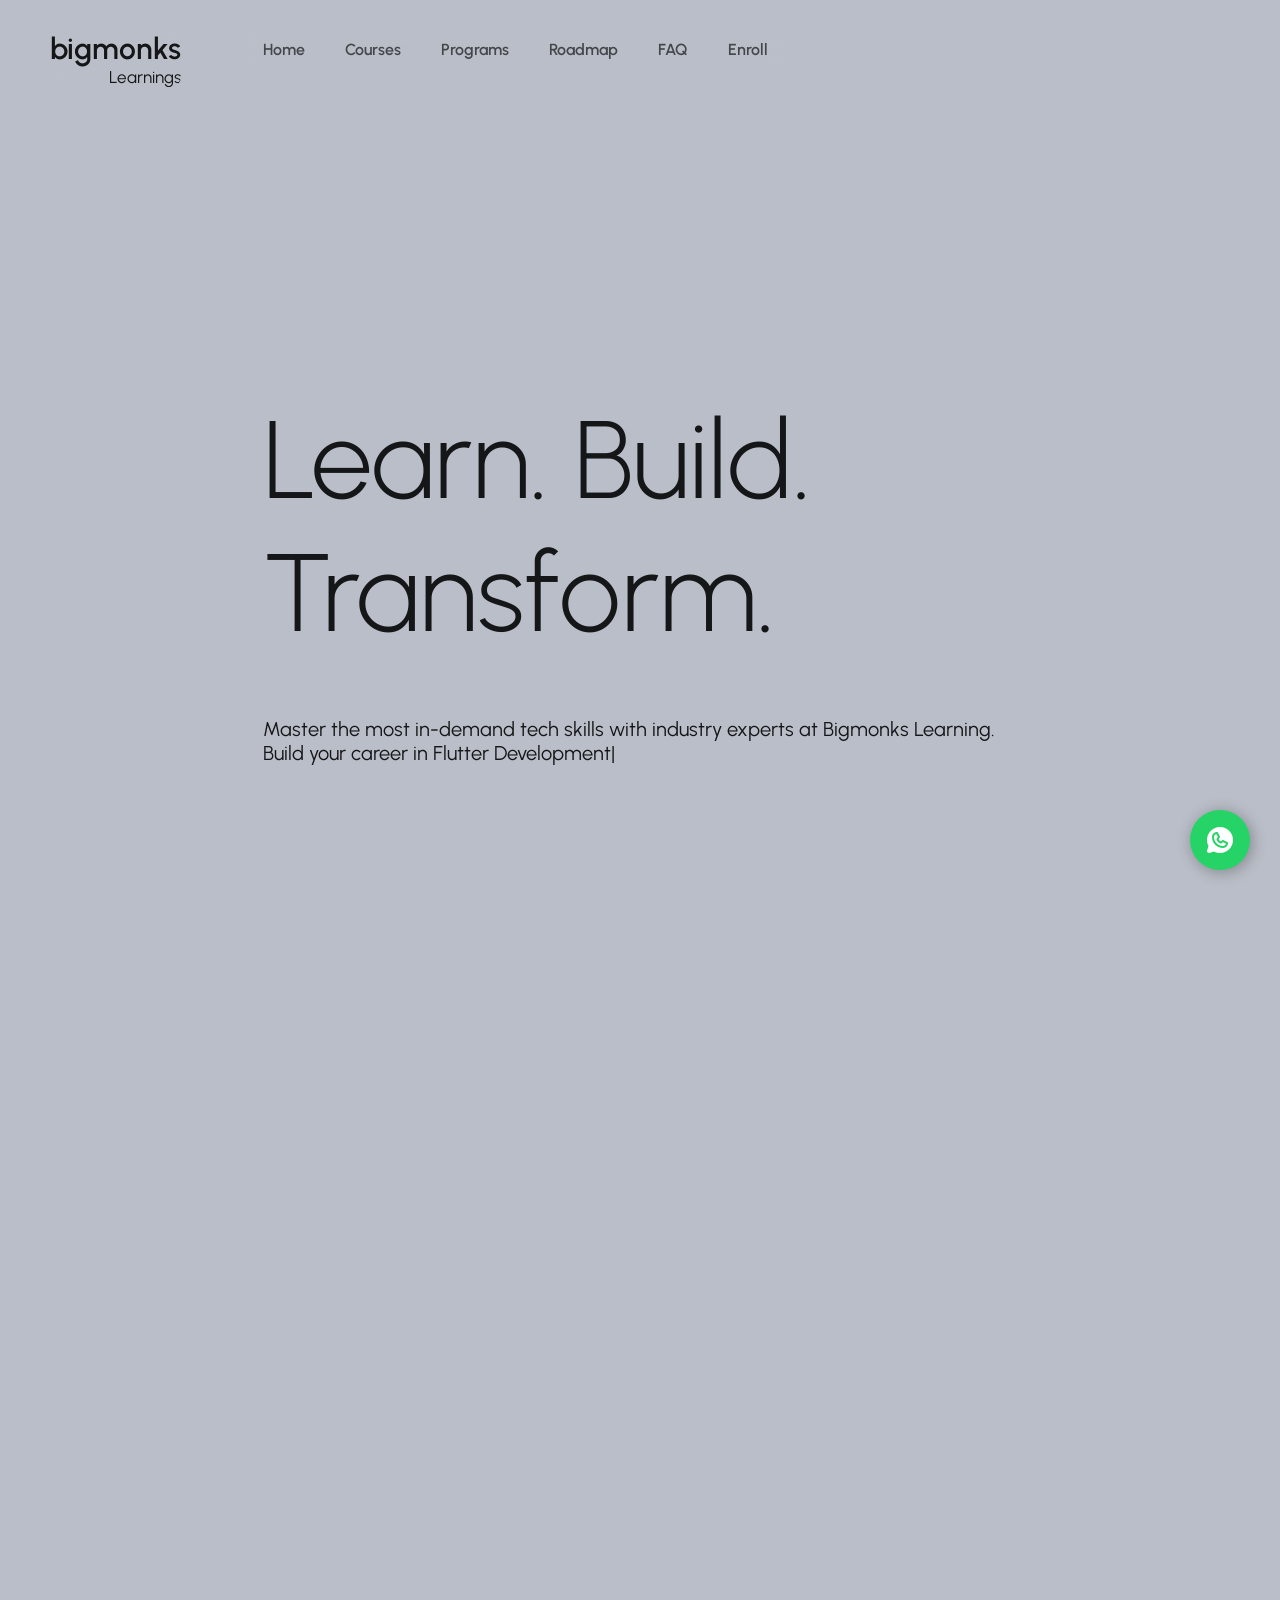
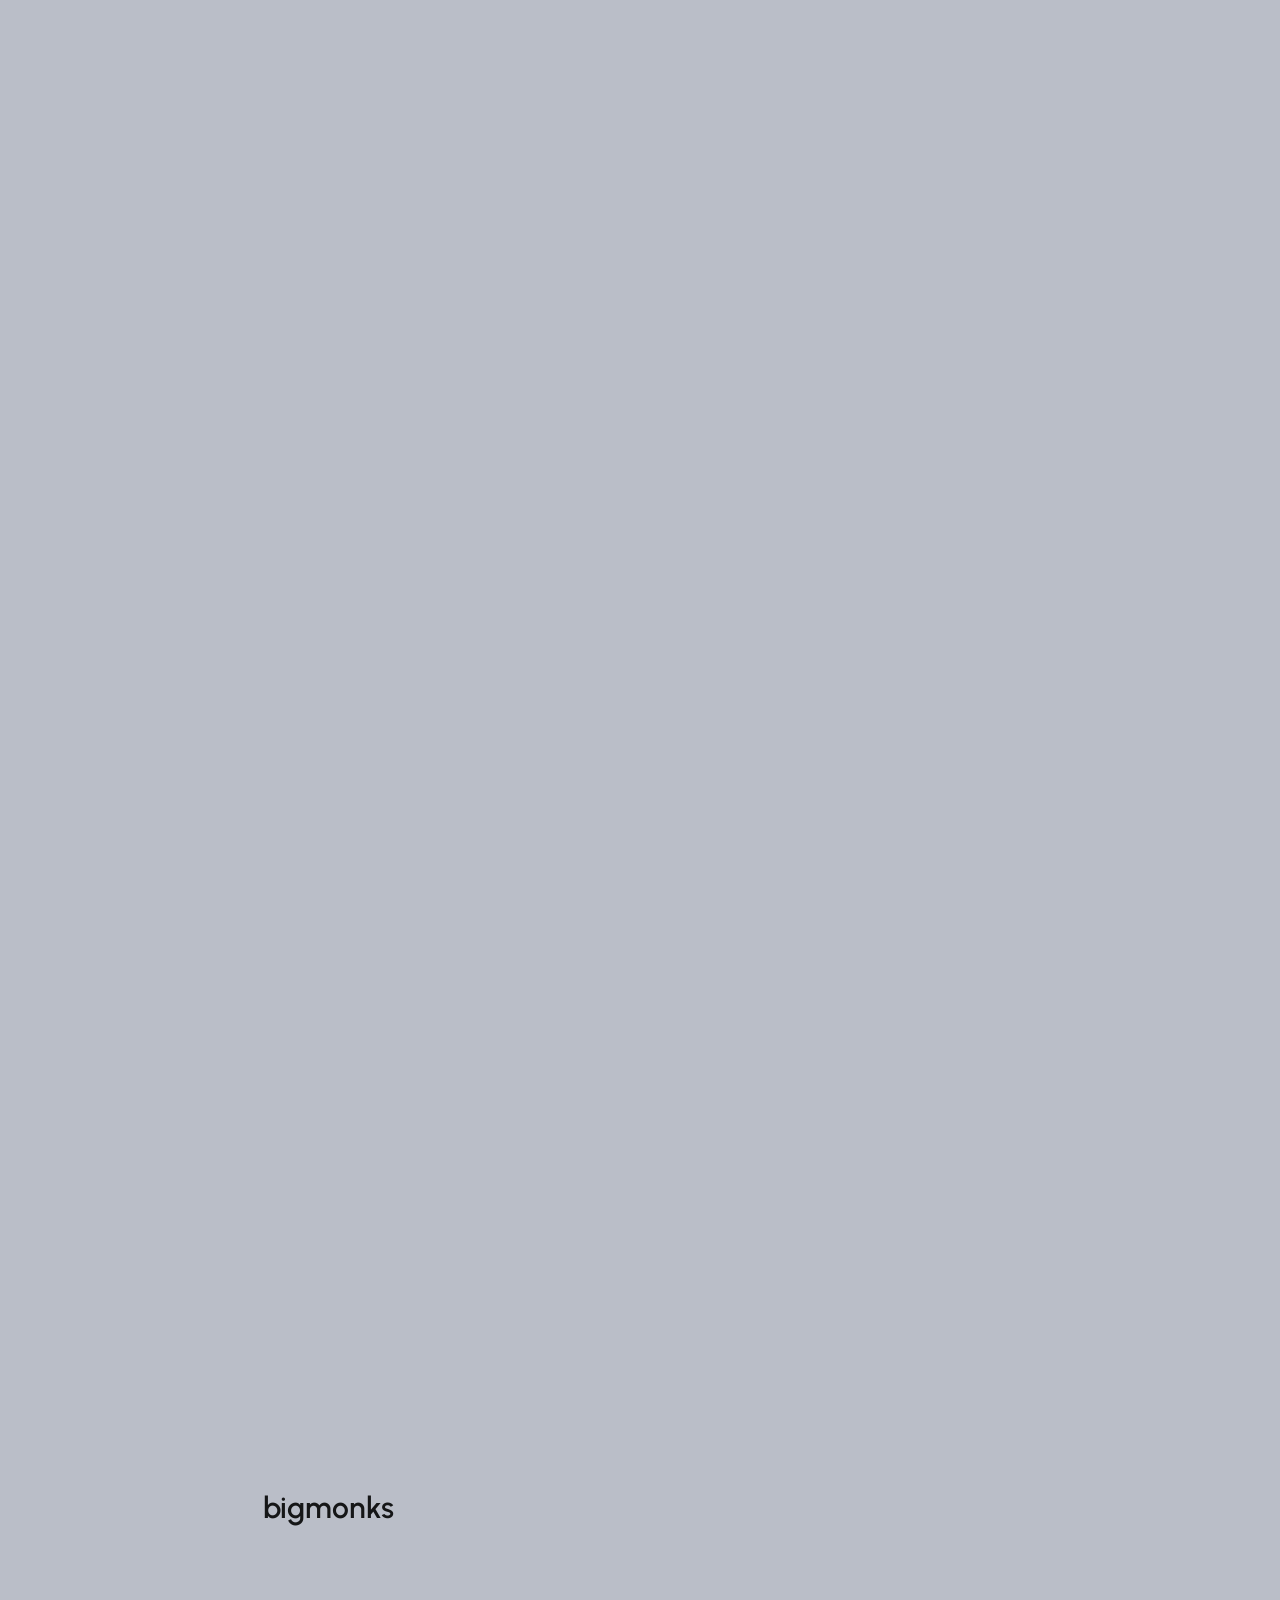
<file: learnings/index.html>
<!DOCTYPE html>
<html lang="en" dir="ltr">
<head>
    <meta charset="UTF-8">
    <title>Bigmonks Learning | Professional IT Training & Courses in Kerala</title>
    <meta name="description" content="Master in-demand tech skills with Bigmonks Learning. Comprehensive courses in Flutter, Python, MERN Stack, UI/UX Design, AI/ML, Data Science, and more. Expert-led training with hands-on projects.">
    <meta name="keywords" content="Flutter training Kerala, Python course, MERN Stack course, UI/UX design course, AI ML training, Data Science course, IT training Ernakulam, coding bootcamp Kerala">
    <meta http-equiv="X-UA-Compatible" content="IE=edge">
    <meta name="viewport" content="width=device-width, initial-scale=1, maximum-scale=5">
    
    <!-- Favicon -->
    <link rel="icon" href="../img/favicon/favicon.ico" sizes="any">
    <link rel="icon" href="../img/favicon/icon.svg" type="image/svg+xml">
    <link rel="apple-touch-icon" href="../img/favicon/apple-touch-icon.png">
    <link rel="manifest" href="../img/favicon/manifest.webmanifest">    
    
    <!-- Styles -->
    <link rel="stylesheet" type="text/css" href="../css/loaders/loader.css">
    <link rel="stylesheet" type="text/css" href="../css/plugins.css">
    <link rel="stylesheet" type="text/css" href="../css/main.css">
    
    <!-- Custom UI Enhancement Styles -->
    <style>
    /* WhatsApp Button Styles */
    .whatsapp-float {
      position: fixed;
      width: 60px;
      height: 60px;
      bottom: 30px;
      right: 30px;
      background-color: #25d366;
      color: #FFF;
      border-radius: 50px;
      text-align: center;
      font-size: 32px;
      box-shadow: 2px 2px 15px rgba(0, 0, 0, 0.3);
      z-index: 9999;
      display: flex;
      align-items: center;
      justify-content: center;
      transition: all 0.3s ease;
      animation: pulse-whatsapp 2s infinite;
    }
    .whatsapp-float:hover {
      background-color: #128c7e;
      transform: scale(1.1);
      animation: none;
    }
    .whatsapp-tooltip {
      position: absolute;
      right: 70px;
      background-color: #128c7e;
      color: white;
      padding: 8px 15px;
      border-radius: 20px;
      font-size: 14px;
      white-space: nowrap;
      opacity: 0;
      pointer-events: none;
      transition: opacity 0.3s ease;
    }
    .whatsapp-float:hover .whatsapp-tooltip {
      opacity: 1;
    }
    @keyframes pulse-whatsapp {
      0% { box-shadow: 0 0 0 0 rgba(37, 211, 102, 0.7); }
      70% { box-shadow: 0 0 0 15px rgba(37, 211, 102, 0); }
      100% { box-shadow: 0 0 0 0 rgba(37, 211, 102, 0); }
    }

    /* ============================================================
       COURSE FILTER TABS — STANDALONE MINIMAL PILLS
    ============================================================ */
    .filters-block {
      width: 100% !important;
      text-align: center;
      margin-bottom: 3.6rem !important;
    }

    /* Standalone Filter Pills Container (No Outer Container) */
    .filter-tabs {
      display: flex !important;
      flex-wrap: wrap !important;
      align-items: center !important;
      justify-content: center !important;
      gap: 1.2rem !important;
      background: transparent !important;
      border: none !important;
      box-shadow: none !important;
      padding: 0 !important;
      border-radius: 0 !important;
    }

    /* Inactive Standalone Filter Pill Buttons */
    .filter-tab {
      background: #ffffff !important;
      border: 1px solid rgba(0, 0, 0, 0.1) !important;
      color: #09090b !important;
      padding: 0.9rem 2.6rem !important;
      font-size: 1.4rem !important;
      font-weight: 600 !important;
      font-family: var(--_font-default) !important;
      border-radius: 30px !important;
      cursor: pointer;
      box-shadow: 0 2px 8px rgba(0, 0, 0, 0.06) !important;
      transition: all 0.3s cubic-bezier(0.165, 0.84, 0.44, 1) !important;
      outline: none;
      white-space: nowrap;
    }
    .filter-tab:hover {
      background: #f4f4f5 !important;
      color: #09090b !important;
      border-color: rgba(0, 0, 0, 0.18) !important;
      transform: translateY(-2px) !important;
      box-shadow: 0 4px 12px rgba(0, 0, 0, 0.1) !important;
    }

    /* Active Filter Pill Button — Brand Blue */
    .filter-tab.active {
      background: #1E40AF !important;
      color: #ffffff !important;
      border-color: #3B82F6 !important;
      font-weight: 700 !important;
      box-shadow: 0 4px 18px rgba(30, 64, 175, 0.4) !important;
      transform: translateY(0) !important;
    }
    .filter-tab.active:hover {
      background: #1e3a8a !important;
      color: #ffffff !important;
      border-color: #3B82F6 !important;
    }

    /* ============================================================
       COURSE CARDS — REUSED DIRECTLY FROM OUR WORKS (WORKS.HTML)
    ============================================================ */

    /* Row alignment */
    #courses-grid {
      display: flex !important;
      flex-wrap: wrap !important;
      align-items: stretch !important;
    }

    /* Card item wrapper */
    .cards__item.grid-item {
      position: relative;
      display: flex !important;
      flex-direction: column !important;
      overflow: visible !important;
    }
    .cards__item.grid-item.fade-out {
      display: none !important;
      opacity: 0 !important;
      visibility: hidden !important;
      pointer-events: none !important;
      height: 0 !important;
      margin: 0 !important;
      padding: 0 !important;
      border: none !important;
    }

    /* ============================================================
       COURSE CARDS — THEME ADAPTIVE (DARK DEFAULT + LIGHT OVERRIDES)
    ============================================================ */

    /* Row alignment */
    #courses-grid {
      display: flex !important;
      flex-wrap: wrap !important;
      align-items: stretch !important;
    }

    /* Card item wrapper */
    .cards__item.grid-item {
      position: relative;
      display: flex !important;
      flex-direction: column !important;
      overflow: visible !important;
    }
    .cards__item.grid-item.fade-out {
      display: none !important;
      opacity: 0 !important;
      visibility: hidden !important;
      pointer-events: none !important;
      height: 0 !important;
      margin: 0 !important;
      padding: 0 !important;
      border: none !important;
    }

    /* Card shell — Approved Design Specification */
    .cards__card {
      width: 100%;
      height: 100% !important;
      min-height: 100% !important;
      display: flex !important;
      flex-direction: column !important;
      justify-content: space-between !important;
      background: rgba(255, 255, 255, 0.015) !important;
      backdrop-filter: blur(16px) !important;
      -webkit-backdrop-filter: blur(16px) !important;
      border: 1px solid rgba(255, 255, 255, 0.04) !important;
      border-radius: 24px !important;
      padding: 0 !important;
      overflow: hidden !important;
      position: relative;
      transition: transform 0.6s cubic-bezier(0.165, 0.84, 0.44, 1),
                  border-color 0.5s ease,
                  box-shadow 0.5s ease !important;
      box-shadow: 0 8px 30px rgba(0, 0, 0, 0.15), 0 2px 10px rgba(0, 0, 0, 0.08) !important;
    }

    /* Category accent top bar */
    .cards__card::before {
      content: "";
      position: absolute;
      top: 0;
      left: 2rem;
      right: 2rem;
      height: 2px;
      border-radius: 0 0 4px 4px;
      opacity: 0.6;
      transition: opacity 0.35s ease;
      z-index: 2;
    }
    .cards__card.dev-card::before {
      background: linear-gradient(90deg, transparent, #38bdf8, transparent);
    }
    .cards__card.design-card::before {
      background: linear-gradient(90deg, transparent, #f472b6, transparent);
    }
    .cards__card.data-ai-card::before {
      background: linear-gradient(90deg, transparent, #c084fc, transparent);
    }

    /* Hover elevation & shadow */
    .cards__card:hover {
      transform: translateY(-8px) !important;
      border-color: rgba(99, 102, 241, 0.25) !important;
      box-shadow: 
        0 20px 40px rgba(0, 0, 0, 0.3), 
        0 0 25px rgba(0, 0, 0, 0.15), 
        0 0 30px rgba(99, 102, 241, 0.08) !important;
    }
    .cards__card.dev-card:hover {
      border-color: rgba(56, 189, 248, 0.35) !important;
      box-shadow: 
        0 20px 40px rgba(0, 0, 0, 0.3), 
        0 0 25px rgba(0, 0, 0, 0.15), 
        0 0 30px rgba(56, 189, 248, 0.12) !important;
    }
    .cards__card.design-card:hover {
      border-color: rgba(244, 114, 182, 0.35) !important;
      box-shadow: 
        0 20px 40px rgba(0, 0, 0, 0.3), 
        0 0 25px rgba(0, 0, 0, 0.15), 
        0 0 30px rgba(244, 114, 182, 0.12) !important;
    }
    .cards__card.data-ai-card:hover {
      border-color: rgba(192, 132, 252, 0.35) !important;
      box-shadow: 
        0 20px 40px rgba(0, 0, 0, 0.3), 
        0 0 25px rgba(0, 0, 0, 0.15), 
        0 0 30px rgba(192, 132, 252, 0.12) !important;
    }

    /* Card body padding */
    .cards__descr {
      flex: 1 1 auto !important;
      display: flex !important;
      flex-direction: column !important;
      padding: 3.2rem 3.2rem 2.4rem 3.2rem !important;
      position: relative;
      z-index: 1;
    }

    /* Category label tag — Dark Default + Light Override */
    .course-category-tag {
      display: inline-block;
      font-size: 1.1rem !important;
      font-weight: 800 !important;
      text-transform: uppercase;
      letter-spacing: 2.5px !important;
      margin-bottom: 1.4rem !important;
      transition: opacity 0.3s ease;
    }
    .dev-card .course-category-tag { color: #38bdf8 !important; }
    .design-card .course-category-tag { color: #f472b6 !important; }
    .data-ai-card .course-category-tag { color: #c084fc !important; }
    [color-scheme=light] .dev-card .course-category-tag,
    [color-scheme=light] .design-card .course-category-tag,
    [color-scheme=light] .data-ai-card .course-category-tag {
      color: #374151 !important;
    }

    /* Icon container */
    .course-icon-container {
      width: 52px;
      height: 52px;
      display: flex;
      align-items: center;
      justify-content: center;
      border-radius: 1.3rem;
      margin-bottom: 1.6rem;
      transition: transform 0.35s cubic-bezier(0.34, 1.56, 0.64, 1);
      flex-shrink: 0;
    }
    .cards__card:hover .course-icon-container {
      transform: scale(1.06) rotate(3deg);
    }
    .dev-icon-bg {
      background: rgba(56, 189, 248, 0.14) !important;
      border: 1px solid rgba(56, 189, 248, 0.3) !important;
      color: #38bdf8 !important;
    }
    [color-scheme=light] .dev-icon-bg {
      background: rgba(56, 189, 248, 0.12) !important;
      border-color: rgba(56, 189, 248, 0.25) !important;
      color: #0284c7 !important;
    }
    .design-icon-bg {
      background: rgba(244, 114, 182, 0.14) !important;
      border: 1px solid rgba(244, 114, 182, 0.3) !important;
      color: #f472b6 !important;
    }
    [color-scheme=light] .design-icon-bg {
      background: rgba(244, 114, 182, 0.12) !important;
      border-color: rgba(244, 114, 182, 0.25) !important;
      color: #db2777 !important;
    }
    .data-ai-icon-bg {
      background: rgba(192, 132, 252, 0.14) !important;
      border: 1px solid rgba(192, 132, 252, 0.3) !important;
      color: #c084fc !important;
    }
    [color-scheme=light] .data-ai-icon-bg {
      background: rgba(192, 132, 252, 0.12) !important;
      border-color: rgba(192, 132, 252, 0.25) !important;
      color: #9333ea !important;
    }

    /* Course Title — Dark Default (#ffffff) | Light Override (#111827) */
    .cards__card .cards__title {
      font-size: 2.2rem !important;
      font-weight: 700 !important;
      line-height: 1.3 !important;
      color: #ffffff !important;
      margin-bottom: 1.2rem !important;
      word-break: normal;
      word-wrap: break-word;
      overflow-wrap: break-word;
      letter-spacing: -0.01em;
    }
    [color-scheme=light] .cards__card .cards__title {
      color: #111827 !important;
    }

    /* Course Description — Dark Default (rgba(255,255,255,0.75)) | Light Override (#4B5563) */
    .cards__card .cards__text {
      font-size: 1.45rem !important;
      line-height: 1.6 !important;
      color: rgba(255, 255, 255, 0.75) !important;
      font-weight: 400 !important;
      margin-bottom: 0 !important;
      flex-grow: 1 !important;
    }
    [color-scheme=light] .cards__card .cards__text {
      color: #4B5563 !important;
    }

    /* Prevent GSAP ScrollTrigger from hiding card contents after filtering */
    #courses-grid .cards__card .cards__title,
    #courses-grid .cards__card .cards__text,
    #courses-grid .cards__card .course-meta-details,
    #courses-grid .cards__card .course-category-tag,
    #courses-grid .cards__card .course-icon-container {
      opacity: 1 !important;
      transform: none !important;
      visibility: visible !important;
    }

    /* Meta details section — pushed to bottom of content area */
    .course-meta-details {
      margin-top: auto !important;
      padding-top: 1.6rem !important;
      border-top: 1px solid rgba(255, 255, 255, 0.05) !important;
      width: 100% !important;
    }
    [color-scheme=light] .course-meta-details {
      border-top-color: rgba(0, 0, 0, 0.08) !important;
    }
    .course-meta-details > div:first-child {
      display: flex !important;
      flex-wrap: wrap !important;
      gap: 0.6rem !important;
      margin-bottom: 1.2rem !important;
      width: 100% !important;
    }

    /* Technology Badges — Glass Pill Badges */
    .course-badge {
      display: inline-flex !important;
      align-items: center !important;
      padding: 0.45rem 1.3rem !important;
      border-radius: 30px !important;
      font-size: 1.15rem !important;
      font-weight: 700 !important;
      letter-spacing: 0.03em;
      white-space: nowrap !important;
      backdrop-filter: blur(8px) !important;
      -webkit-backdrop-filter: blur(8px) !important;
      transition: all 0.3s cubic-bezier(0.165, 0.84, 0.44, 1) !important;
    }
    .dev-card .course-badge {
      background: rgba(56, 189, 248, 0.14) !important;
      border: 1px solid rgba(56, 189, 248, 0.35) !important;
      color: #38bdf8 !important;
      box-shadow: 0 2px 8px rgba(56, 189, 248, 0.12) !important;
    }
    [color-scheme=light] .dev-card .course-badge {
      background: rgba(14, 165, 233, 0.12) !important;
      border-color: rgba(56, 189, 248, 0.3) !important;
      color: #0284c7 !important;
    }
    .cards__card.dev-card:hover .course-badge {
      background: rgba(14, 165, 233, 0.22) !important;
      border-color: rgba(56, 189, 248, 0.55) !important;
      color: #0369a1 !important;
      box-shadow: 0 4px 14px rgba(56, 189, 248, 0.28) !important;
      transform: translateY(-2px) !important;
    }
    .design-card .course-badge {
      background: rgba(244, 114, 182, 0.14) !important;
      border: 1px solid rgba(244, 114, 182, 0.35) !important;
      color: #f472b6 !important;
      box-shadow: 0 2px 8px rgba(244, 114, 182, 0.12) !important;
    }
    [color-scheme=light] .design-card .course-badge {
      background: rgba(244, 114, 182, 0.12) !important;
      border-color: rgba(244, 114, 182, 0.3) !important;
      color: #be185d !important;
    }
    .cards__card.design-card:hover .course-badge {
      background: rgba(244, 114, 182, 0.22) !important;
      border-color: rgba(244, 114, 182, 0.55) !important;
      color: #9d174d !important;
      box-shadow: 0 4px 14px rgba(244, 114, 182, 0.28) !important;
      transform: translateY(-2px) !important;
    }
    .data-ai-card .course-badge {
      background: rgba(192, 132, 252, 0.14) !important;
      border: 1px solid rgba(192, 132, 252, 0.35) !important;
      color: #c084fc !important;
      box-shadow: 0 2px 8px rgba(192, 132, 252, 0.12) !important;
    }
    [color-scheme=light] .data-ai-card .course-badge {
      background: rgba(192, 132, 252, 0.12) !important;
      border-color: rgba(192, 132, 252, 0.3) !important;
      color: #7e22ce !important;
    }
    .cards__card.data-ai-card:hover .course-badge {
      background: rgba(192, 132, 252, 0.22) !important;
      border-color: rgba(192, 132, 252, 0.55) !important;
      color: #6b21a8 !important;
      box-shadow: 0 4px 14px rgba(192, 132, 252, 0.28) !important;
      transform: translateY(-2px) !important;
    }

    /* Project & Internship info panel — Dark Default + Light Override */
    .course-project-info {
      display: grid !important;
      gap: 0.6rem !important;
      margin-top: 1.2rem !important;
      background: rgba(0, 0, 0, 0.03) !important;
      padding: 1.2rem 1.6rem !important;
      border-radius: 14px !important;
      border: 1px solid rgba(0, 0, 0, 0.06) !important;
      transition: all 0.3s ease;
    }
    .course-project-info div {
      font-size: 1.3rem !important;
      line-height: 1.5 !important;
      color: rgba(255, 255, 255, 0.82) !important;
    }
    [color-scheme=light] .course-project-info div {
      color: #374151 !important;
    }
    .course-project-info strong {
      color: #ffffff !important;
      font-weight: 700 !important;
      display: inline-block;
      margin-right: 0.4rem;
    }
    [color-scheme=light] .course-project-info strong {
      color: #111827 !important;
    }

    /* Card Footer */
    .course-card-footer {
      display: flex !important;
      justify-content: space-between !important;
      align-items: center !important;
      padding: 1.8rem 3.2rem 2.2rem 3.2rem !important;
      margin-top: auto !important;
      flex-shrink: 0 !important;
      border-top: 1px solid rgba(255, 255, 255, 0.04) !important;
      background: rgba(0, 0, 0, 0.15) !important;
      width: 100% !important;
      box-sizing: border-box !important;
      position: relative;
      z-index: 1;
    }

    /* Duration chip — Dark Default + Light Override */
    .course-meta-label {
      display: inline-flex !important;
      align-items: center !important;
      justify-content: center !important;
      height: 38px !important;
      min-height: 38px !important;
      padding: 0 1.5rem !important;
      border-radius: 20px !important;
      font-size: 1.2rem !important;
      font-weight: 600 !important;
      letter-spacing: 0.02em !important;
      color: rgba(255, 255, 255, 0.85) !important;
      background: rgba(255, 255, 255, 0.04) !important;
      border: 1px solid rgba(255, 255, 255, 0.08) !important;
      white-space: nowrap !important;
      flex-shrink: 0 !important;
      box-sizing: border-box !important;
    }
    [color-scheme=light] .course-meta-label {
      color: #374151 !important;
      background: rgba(0, 0, 0, 0.04) !important;
      border: 1px solid rgba(0, 0, 0, 0.08) !important;
    }

    /* Explore Pill Button — Premium Design */
    .course-card-footer .btn.btn-default.popup-trigger {
      display: inline-flex !important;
      align-items: center !important;
      justify-content: center !important;
      height: 38px !important;
      min-height: 38px !important;
      max-height: 38px !important;
      line-height: 36px !important;
      padding: 0 2.2rem !important;
      font-size: 1.25rem !important;
      font-weight: 700 !important;
      border-radius: 20px !important;
      border: 1px solid rgba(255, 255, 255, 0.18) !important;
      background: rgba(255, 255, 255, 0.06) !important;
      color: #ffffff !important;
      margin-top: 0 !important;
      flex-shrink: 0 !important;
      text-align: center !important;
      box-sizing: border-box !important;
      text-decoration: none !important;
      white-space: nowrap !important;
      transition: all 0.3s cubic-bezier(0.165, 0.84, 0.44, 1) !important;
    }
    .course-card-footer .btn.btn-default.popup-trigger:hover {
      background: #ffffff !important;
      color: #09090b !important;
      border-color: #ffffff !important;
      transform: translateY(-2px) !important;
      box-shadow: 0 6px 20px rgba(255, 255, 255, 0.25) !important;
    }
    .course-card-footer .btn.btn-default.popup-trigger .btn-caption {
      display: inline-block !important;
      width: auto !important;
      text-align: center !important;
      line-height: 36px !important;
      margin: 0 !important;
      padding: 0 !important;
      font-weight: 700 !important;
    }
    .course-card-footer .btn.btn-default.popup-trigger em {
      display: none !important;
    }

    /* Responsive filter bar & card spacing enhancements */
    @media only screen and (max-width: 600px) {
      .filter-tabs {
        width: 100%;
        max-width: 100%;
        border-radius: 2.5rem !important;
        padding: 0.6rem !important;
        gap: 0.5rem !important;
      }
      .filter-tab {
        padding: 0.8rem 1.6rem !important;
        font-size: 1.35rem !important;
        flex: 1 1 auto;
        text-align: center;
      }
      .cards__descr {
        padding: 2.4rem 2rem 1.8rem 2rem !important;
      }
      .course-card-footer {
        padding: 1.6rem 2rem 2rem 2rem !important;
      }
      .course-meta-label {
        font-size: 1.1rem !important;
        padding: 0 1.2rem !important;
        height: 36px !important;
        min-height: 36px !important;
      }
      .course-card-footer .btn.btn-default.popup-trigger {
        font-size: 1.15rem !important;
        padding: 0 1.6rem !important;
        height: 36px !important;
        min-height: 36px !important;
        max-height: 36px !important;
        line-height: 34px !important;
      }
      .course-badge {
        font-size: 1.05rem !important;
        padding: 0.35rem 1rem !important;
      }
    }

    /* ============================================================
       CARD "EXPLORE" BUTTON — COMPACT CTA OVERRIDE
       Resets the hero-sized .btn-default to a compact pill button
       that fits cleanly inside the card footer.
    ============================================================ */
    .course-card-footer .btn.btn-default.hover-default {
      /* Reset hero sizing */
      width: auto !important;
      height: auto !important;
      min-height: 4.6rem !important;
      padding: 0 2.6rem !important;

      /* Compact line-height — not the 10rem hero value */
      font-size: 1.4rem !important;
      font-weight: 700 !important;
      line-height: 4.6rem !important;
      letter-spacing: 0.04em !important;
      white-space: nowrap !important;

      /* Keep the rounded pill shape */
      border-radius: 2.5rem !important;

      /* Brand palette: white border, transparent fill → invert on hover */
      background-color: transparent !important;
      border: 1px solid rgba(255, 255, 255, 0.4) !important;
      color: #ffffff !important;

      /* Positioning & layout */
      display: inline-flex !important;
      align-items: center !important;
      justify-content: center !important;
      margin: 0 !important;
      flex-shrink: 0 !important;
      box-shadow: 0 4px 14px rgba(0, 0, 0, 0.3) !important;

      /* Smooth transition */
      transition: background-color 0.25s ease,
                  border-color 0.25s ease,
                  color 0.25s ease,
                  transform 0.25s ease,
                  box-shadow 0.25s ease !important;
    }

    /* Hover: fill with white → dark text */
    .course-card-footer .btn.btn-default.hover-default:hover {
      background-color: #ffffff !important;
      border-color: #ffffff !important;
      color: #0a0a0a !important;
      transform: translateY(-2px) !important;
      box-shadow: 0 6px 20px rgba(255, 255, 255, 0.35) !important;
    }

    /* Focus ring for accessibility */
    .course-card-footer .btn.btn-default.hover-default:focus-visible {
      outline: 2px solid rgba(255, 255, 255, 0.5) !important;
      outline-offset: 3px !important;
    }

    /* ============================================================
       ENROLLMENT FORM SUBMIT BUTTON — RESPONSIVE MOBILE REFINEMENT
    ============================================================ */
    @media only screen and (max-width: 767px) {
      .contact-form button[type="submit"],
      #contact-form button[type="submit"] {
        width: 100% !important;
        max-width: 100% !important;
        min-height: 50px !important;
        display: flex !important;
        align-items: center !important;
        justify-content: center !important;
        text-align: center !important;
        padding: 1.2rem 2rem !important;
        box-sizing: border-box !important;
      }
      .contact-form button[type="submit"] .btn-caption,
      #contact-form button[type="submit"] .btn-caption {
        width: 100% !important;
        text-align: center !important;
        white-space: normal !important;
        word-break: break-word !important;
      }
    }

    /* The .btn-caption inside the explore button */
    .course-card-footer .btn .btn-caption {
      position: static !important;
      display: inline !important;
      white-space: nowrap !important;
    }

    /* Suppress the hover-default ::before / ::after pseudo overlay
       inside the card footer (it causes the clipping animation) */
    .course-card-footer .hover-default::before,
    .course-card-footer .hover-default::after {
      display: none !important;
    }

    /* Suppress em icon element that creates the circle overlay */
    .course-card-footer .btn em {
      display: none !important;
    }


    /* ============================================================
       POPUP MODAL — PREMIUM REDESIGN
    ============================================================ */

    /* Popup wrapper */
    .popup {
      position: relative;
      background: #0f0f12 !important;
      max-width: 860px;
      width: 100%;
      margin: 0 auto;
      border-radius: 2rem;
      border: 1px solid rgba(255, 255, 255, 0.1);
      box-shadow: 0 40px 80px rgba(0, 0, 0, 0.6), 0 0 0 1px rgba(255,255,255,0.04);
      max-height: 88vh;
      display: flex;
      flex-direction: column;
      overflow: hidden !important;
    }

    /* Scrollable body */
    .popup__container {
      overflow-y: auto;
      flex: 1;
      width: 100%;
      overscroll-behavior: contain;
    }
    .popup__container::-webkit-scrollbar {
      width: 4px;
    }
    .popup__container::-webkit-scrollbar-track {
      background: transparent;
    }
    .popup__container::-webkit-scrollbar-thumb {
      background: rgba(255,255,255,0.12);
      border-radius: 4px;
    }

    /* Close button */
    .mfp-close {
      width: 40px !important;
      height: 40px !important;
      line-height: 40px !important;
      top: 1.4rem !important;
      right: 1.4rem !important;
      background: rgba(255, 255, 255, 0.06) !important;
      border-radius: 50% !important;
      border: 1px solid rgba(255, 255, 255, 0.12) !important;
      color: rgba(255, 255, 255, 0.7) !important;
      transition: all 0.2s ease !important;
      opacity: 1 !important;
      font-size: 2.2rem !important;
      z-index: 10 !important;
    }
    .mfp-close:hover {
      background: rgba(255, 255, 255, 0.14) !important;
      color: #fff !important;
      border-color: rgba(255, 255, 255, 0.25) !important;
      transform: scale(1.08) !important;
    }

    /* Popup header — compact & premium */
    .popup-header {
      padding: 3.5rem 3.5rem 3rem 3.5rem;
      border-bottom: 1px solid rgba(255, 255, 255, 0.08);
      background: linear-gradient(135deg, rgba(255,255,255,0.02), rgba(255,255,255,0));
      position: relative;
      flex-shrink: 0;
    }
    @media only screen and (max-width: 767px) {
      .popup-header {
        padding: 3rem 2.4rem 2.5rem 2.4rem;
      }
    }

    /* Popup course label */
    .popup-course-eyebrow {
      font-size: 1.1rem;
      font-weight: 700;
      text-transform: uppercase;
      letter-spacing: 2.5px;
      margin-bottom: 1.2rem;
      display: block;
    }

    /* Popup title — properly sized, NOT giant */
    .popup-title {
      font-size: clamp(2.4rem, 4vw, 3.6rem) !important;
      font-weight: 800 !important;
      line-height: 1.15 !important;
      color: #fff !important;
      margin: 0 0 2rem 0 !important;
      letter-spacing: -0.02em;
    }

    /* Popup header meta badges */
    .popup-header-meta {
      display: flex;
      flex-wrap: wrap;
      gap: 0.8rem;
      align-items: center;
    }
    .popup-meta-chip {
      display: inline-flex;
      align-items: center;
      gap: 0.5rem;
      padding: 0.5rem 1.2rem;
      border-radius: 2rem;
      font-size: 1.2rem;
      font-weight: 600;
      color: rgba(255, 255, 255, 0.8);
      background: rgba(255, 255, 255, 0.07);
      border: 1px solid rgba(255, 255, 255, 0.1);
    }

    /* Popup content sections */
    .popup-section {
      padding: 3rem 3.5rem;
      border-bottom: 1px solid rgba(255, 255, 255, 0.06);
      margin: 0 !important;
    }
    @media only screen and (max-width: 767px) {
      .popup-section {
        padding: 2.5rem 2.4rem;
      }
    }
    .popup-section:last-child {
      border-bottom: none;
      padding-bottom: 4rem;
    }

    /* Section label */
    .popup-section-label {
      font-size: 1.05rem;
      font-weight: 700;
      text-transform: uppercase;
      letter-spacing: 2px;
      color: rgba(255, 255, 255, 0.35);
      margin-bottom: 1.6rem;
      display: block;
    }

    /* Section body text */
    .popup-body-text {
      font-size: 1.55rem;
      line-height: 1.7;
      color: rgba(255, 255, 255, 0.7);
      margin: 0;
    }

    /* Module list */
    .popup-list {
      list-style: none;
      padding-left: 0;
      display: grid;
      gap: 1.2rem;
      margin: 0;
    }
    .popup-list li {
      position: relative;
      padding-left: 2rem;
      font-size: 1.5rem;
      color: rgba(255, 255, 255, 0.68);
      line-height: 1.6;
    }
    .popup-list li::before {
      content: "→";
      position: absolute;
      left: 0;
      color: rgba(255, 255, 255, 0.3);
      font-size: 1.3rem;
      line-height: 1.8;
    }
    .popup-list li strong {
      color: rgba(255, 255, 255, 0.9);
      font-weight: 600;
    }

    /* Tech badge in popup (distinct from card badges) */
    .popup-tech-badge {
      display: inline-flex;
      align-items: center;
      padding: 0.55rem 1.3rem;
      border-radius: 2rem;
      font-size: 1.25rem;
      font-weight: 600;
      letter-spacing: 0.01em;
      border: 1px solid rgba(255, 255, 255, 0.12);
      background: rgba(255, 255, 255, 0.05);
      color: rgba(255, 255, 255, 0.8);
      white-space: nowrap;
    }
    .popup-tech-badge.accent {
      border-color: rgba(255, 255, 255, 0.2);
      background: rgba(255, 255, 255, 0.09);
      color: #fff;
    }

    /* Two-col info grid (career / outcomes) */
    .popup-info-grid {
      display: grid;
      grid-template-columns: 1fr 1fr;
      gap: 2rem;
    }
    @media only screen and (max-width: 600px) {
      .popup-info-grid {
        grid-template-columns: 1fr;
      }
    }
    .popup-info-block {}
    .popup-info-label {
      font-size: 1.1rem;
      font-weight: 700;
      text-transform: uppercase;
      letter-spacing: 1.5px;
      color: rgba(255, 255, 255, 0.35);
      margin-bottom: 0.8rem;
      display: block;
    }
    .popup-info-value {
      font-size: 1.5rem;
      line-height: 1.6;
      color: rgba(255, 255, 255, 0.78);
    }

    /* Popup CTA section */
    .popup-cta-section {
      padding: 2.5rem 3.5rem 3.5rem 3.5rem;
      background: rgba(255, 255, 255, 0.02);
      border-top: 1px solid rgba(255, 255, 255, 0.07);
      display: flex;
      align-items: center;
      justify-content: space-between;
      gap: 2rem;
      flex-wrap: wrap;
      flex-shrink: 0;
    }
    @media only screen and (max-width: 767px) {
      .popup-cta-section {
        padding: 2rem 2.4rem 2.8rem 2.4rem;
        flex-direction: column;
        align-items: flex-start;
      }
    }
    .popup-cta-label {
      font-size: 1.65rem;
      font-weight: 600;
      color: rgba(255, 255, 255, 0.8);
      line-height: 1.4;
    }
    .popup-cta-label span {
      display: block;
      font-size: 1.25rem;
      font-weight: 400;
      color: rgba(255, 255, 255, 0.4);
      margin-top: 0.3rem;
    }

    /* ============================================================
       POPUP "ENROLL NOW" BUTTON — HIGH CONTRAST PRIMARY CTA
       Solid white fill on dark background = maximum contrast.
    ============================================================ */
    .popup-cta-section .btn.btn-default.hover-default {
      /* Reset hero sizing */
      width: auto !important;
      height: auto !important;
      padding: 0 3.2rem !important;
      min-height: 5.2rem !important;
      line-height: 5.2rem !important;

      /* Typography */
      font-size: 1.5rem !important;
      font-weight: 700 !important;
      letter-spacing: 0.03em !important;
      white-space: nowrap !important;

      /* High contrast: solid white background with near-black text */
      background-color: #ffffff !important;
      border: 1px solid #ffffff !important;
      color: #0a0a0a !important;

      /* Rounded pill */
      border-radius: 3rem !important;

      /* Layout */
      display: inline-flex !important;
      align-items: center !important;
      justify-content: center !important;
      flex-shrink: 0 !important;
      margin: 0 !important;

      /* Premium shadow for depth on dark background */
      box-shadow: 0 4px 20px rgba(255, 255, 255, 0.15) !important;

      /* Smooth transitions */
      transition: background-color 0.25s ease,
                  box-shadow 0.25s ease,
                  transform 0.25s ease !important;
    }

    /* Hover: slight lift + glow */
    .popup-cta-section .btn.btn-default.hover-default:hover {
      background-color: #f0f0f0 !important;
      border-color: #f0f0f0 !important;
      color: #0a0a0a !important;
      transform: translateY(-2px) !important;
      box-shadow: 0 8px 30px rgba(255, 255, 255, 0.2) !important;
    }

    /* Focus ring */
    .popup-cta-section .btn.btn-default.hover-default:focus-visible {
      outline: 2px solid rgba(255, 255, 255, 0.6) !important;
      outline-offset: 3px !important;
    }

    /* Popup CTA btn-caption */
    .popup-cta-section .btn .btn-caption {
      position: static !important;
      display: inline !important;
      white-space: nowrap !important;
      color: #0a0a0a !important;
    }

    /* Suppress circular hover overlay in popup CTA */
    .popup-cta-section .hover-default::before,
    .popup-cta-section .hover-default::after {
      display: none !important;
    }

    /* Suppress em icon */
    .popup-cta-section .btn em {
      display: none !important;
    }



    /* ============================================================
       FORM SELECT FIELD
    ============================================================ */
    .form-select-enhanced {
      position: relative;
      display: block;
      width: 100%;
      border: none !important;
      outline: none !important;
      margin: 0;
      padding: 1.6rem 0.4rem;
      background-color: transparent !important;
      border-bottom: 1px solid var(--stroke-elements) !important;
      font: normal 400 1.8rem var(--_font-default) !important;
      color: var(--t-bright) !important;
      border-radius: 0 !important;
      cursor: pointer;
      height: auto;
      transition: border-color var(--_animspeed-medium) var(--_animbezier);
      -webkit-appearance: none;
    }
    .form-select-enhanced:focus {
      border-bottom: 1px solid var(--stroke-controls) !important;
    }
    .form-select-enhanced option {
      background: var(--base, #141414);
      color: var(--t-bright) !important;
    }
    @media only screen and (min-width: 768px) {
      .form-select-enhanced { font-size: 2rem !important; }
    }
    @media only screen and (min-width: 1400px) {
      .form-select-enhanced { font-size: 2.2rem !important; }
    }
    @media only screen and (min-width: 1600px) {
      .form-select-enhanced { font-size: 2.6rem !important; }
    }

    /* ============================================================
       FILTER ANIMATION HELPERS
    ============================================================ */
    .grid-item {
      transition: opacity 0.35s ease, transform 0.35s ease;
    }
    .grid-item.fade-out {
      opacity: 0;
      transform: scale(0.92);
      pointer-events: none;
      position: absolute;
      z-index: -1;
    }

    /* ============================================================
       ACCESSIBILITY
    ============================================================ */
    .visually-hidden {
      position: absolute !important;
      width: 1px !important;
      height: 1px !important;
      padding: 0 !important;
      margin: -1px !important;
      overflow: hidden !important;
      clip: rect(0, 0, 0, 0) !important;
      white-space: nowrap !important;
      border: 0 !important;
    }
    

    </style>
</head>
<body>

  <!-- Loader Start -->
  <div id="loader" class="loader">
    <div class="loader__wrapper">
      <div class="loader__content">
        <div class="loader__count">
          <span class="count__text">0</span>
          <span class="count__percent">%</span>
        </div>
      </div>
    </div>
  </div>
  <!-- Loader End -->

    <!-- Header Start -->
    <header id="header" class="header d-flex justify-content-center loading__fade">
      <div class="header__navigation d-flex justify-content-start">
        <nav id="menu" class="menu">
          <ul class="menu__list d-flex justify-content-start">
            <li class="menu__item">
              <a class="menu__link btn nav-link" href="../index.html" aria-label="Home page">
                <span class="menu__caption">Home</span>
                <i class="ph ph-squares-four"></i>
              </a>
            </li>
            <li class="menu__item">
              <a class="menu__link btn nav-link" href="#courses" aria-label="Our Popular Tech Courses">
                <span class="menu__caption">Courses</span>
                <i class="ph ph-book-open"></i>
              </a>
            </li>
            <li class="menu__item">
              <a class="menu__link btn nav-link" href="#programs" aria-label="Flexible Learning Program Paths">
                <span class="menu__caption">Programs</span>
                <i class="ph ph-graduation-cap"></i>
              </a>
            </li>
            <li class="menu__item">
              <a class="menu__link btn nav-link" href="#workflow" aria-label="Internship workflow roadmap">
                <span class="menu__caption">Roadmap</span>
                <i class="ph ph-git-merge"></i>
              </a>
            </li>
            <li class="menu__item">
              <a class="menu__link btn nav-link" href="#faq" aria-label="Frequently Asked Questions">
                <span class="menu__caption">FAQ</span>
                <i class="ph ph-question"></i>
              </a>
            </li>
            <li class="menu__item">
              <a class="menu__link btn nav-link" href="#contact" aria-label="Enrollment Request Form">
                <span class="menu__caption">Enroll</span>
                <i class="ph ph-envelope"></i>
              </a>
            </li>
          </ul>
        </nav>
      </div>
    </header>
    <!-- Header End -->

    <!-- Fixed Logo Start -->
    <div class="logo loading__fade">
      <a href="../index.html" class="logo__link" style="display: block;">
        <div class="logo-text" style="font-size: 30px;">bigmonks</div>
        <div class="logo-subtext" style="font-size: 17px; text-align: right;">Learnings</div>
      </a>
    </div>
    <!-- Fixed Logo End -->

    <!-- WhatsApp Button -->
    <a href="https://wa.me/918848806406?text=Hi%20Bigmonks!%20I'm%20interested%20in%20your%20training%20programs." 
       class="whatsapp-float" 
       target="_blank" 
       rel="noopener noreferrer"
       aria-label="Chat on WhatsApp">
      <i class="ph-fill ph-whatsapp-logo"></i>
      <span class="whatsapp-tooltip">Enroll Now</span>
    </a>

    <!-- Page Content Start -->
    <main id="page-content" class="page-content">

      <!-- Hero Section Start -->
      <section id="home" class="main home">
        <div class="main__intro intro-95-desktop">
          <div class="container-fluid p-0 fullheight-desktop">
            <div class="row g-0 fullheight-desktop align-items-xl-stretch">
              <div class="col-12 col-xl-2"></div>
              <div class="col-12 col-xl-8 fullheight-desktop">
                <div id="headline" class="headline headline-95-desktop d-flex align-items-start flex-column loading-wrap">
                  <h1 class="headline__title loading__item">Learn. Build. Transform.</h1>
                  <p class="headline__subtitle space-top animated-type loading__item">
                    Master the most <b>in-demand tech skills</b> with industry experts at <b>Bigmonks Learning</b>.
                    <br>
                    Build your career in
                    <span id="typed-strings">
                      <b>Flutter Development</b>
                      <b>Python Programming</b>
                      <b>MERN Stack Development</b>
                      <b>UI/UX Design</b>
                      <b>Digital Marketing</b>
                      <b>Cybersecurity</b>
                      <b>AI & Machine Learning</b>
                      <b>Data Science</b>
                    </span>
                    <span id="typed"></span>
                  </p>
                </div>
              </div>
              <div class="col-12 col-xl-2"></div>
            </div>
          </div>
        </div>

        <!-- Intro Blockquote -->
        <div class="main__media media-stack-bottom">
          <div class="container-fluid p-0">
            <div class="row g-0">
              <div class="col-12 col-xl-2"></div>
              <div class="col-12 col-xl-8">
                <div class="content__block large-text-block pre-stack">
                  <div class="container-fluid p-0">
                    <div class="row g-0">
                      <div class="col-12">
                        <blockquote class="reveal-type animate-in-up">
                          Education is not the learning of facts, but the training of the mind to think. Join our hands-on programs designed by industry professionals.
                        </blockquote>
                      </div>
                    </div>
                  </div>
                </div>
              </div>
              <div class="col-12 col-xl-2"></div>
            </div>
          </div>
        </div>
      </section>
      <!-- Hero Section End -->

      <!-- Contact/Enrollment Section Start -->
      <section id="programs" class="inner inner-grid-bottom about">
        <div class="inner__wrapper">
          <div class="container-fluid p-0">
            <div class="row g-0">
              <div class="col-12 col-xl-2">
                <div class="inner__name">
                  <div class="content__block name-block">
                    <span class="section-name icon-right animate-in-up">
                      <span class="section-name-caption">Programs</span>
                      <i class="ph ph-arrow-down-right"></i>
                    </span>
                  </div>
                </div>
              </div>

              <div class="col-12 col-xl-8">
                <div class="inner__content">

                  <div class="content__block section-text-title">
                    <div class="block__descr">
                      <h2 class="reveal-type animate-in-up">Flexible Learning<br>Paths for Everyone</h2>
                    </div>
                  </div>

                  <!-- Programs Cards -->
                  <div class="content__block grid-block">
                    <div class="achievements d-flex flex-column flex-md-row align-items-md-stretch">
                      
                      <div class="achievements__item d-flex flex-column grid-item animate-card-3">
                        <div class="achievements__card">
                          <p class="achievements__number animate-in-up"><i class="ph ph-student"></i></p>
                          <h3 class="achievements__descr animate-in-up">Internship Program</h3>
                          <p class="small type-basic-160lh animate-in-up" style="opacity: 0.8; margin-top: 1.5rem;">3-6 months hands-on training with real projects, mentorship, and completion certificate</p>
                        </div>
                      </div>

                      <div class="achievements__item d-flex flex-column grid-item animate-card-3">
                        <div class="achievements__card">
                          <p class="achievements__number animate-in-up"><i class="ph ph-graduation-cap"></i></p>
                          <h3 class="achievements__descr animate-in-up">Professional Courses</h3>
                          <p class="small type-basic-160lh animate-in-up" style="opacity: 0.8; margin-top: 1.5rem;">Structured 8-16 week programs with certifications for career advancement</p>
                        </div>
                      </div>

                      <div class="achievements__item d-flex flex-column grid-item animate-card-3">
                        <div class="achievements__card">
                          <p class="achievements__number animate-in-up"><i class="ph ph-lightning"></i></p>
                          <h3 class="achievements__descr animate-in-up">Weekend Bootcamps</h3>
                          <p class="small type-basic-160lh animate-in-up" style="opacity: 0.8; margin-top: 1.5rem;">Intensive weekend sessions perfect for working professionals and students</p>
                        </div>
                      </div>

                    </div>
                  </div>

                </div>
              </div>
              <div class="col-12 col-xl-2"></div>
            </div>
          </div>
        </div>
      </section>
      <!-- Programs Section End -->

      <!-- Courses Section Start -->
      <section id="courses" class="inner inner-stack-bottom portfolio">
        <div class="inner__wrapper">
          <div class="container-fluid p-0">
            <div class="row g-0">
              
              <!-- Inner Section Name Start -->
              <div class="col-12 col-xl-2">
                <div class="inner__name">
                  <div class="content__block name-block">
                    <span class="section-name icon-right animate-in-up">
                      <span class="section-name-caption">Courses</span>
                      <i class="ph ph-arrow-down-right"></i>
                    </span>
                  </div>
                </div>
              </div>
              <!-- Inner Section Name End -->

              <div class="col-12 col-xl-8">
                <div class="inner__content">
                  
                  <!-- Section Title -->
                  <div class="content__block section-text-title">
                    <div class="block__descr">
                      <h2 class="reveal-type animate-in-up">Popular Tech Courses</h2>
                      <p class="h2__text type-basic-160lh animate-in-up">Industry-relevant curriculum designed to make you job-ready</p>
                    </div>
                  </div>

                  <!-- Dynamic Course Filter Tabs -->
                  <div class="content__block filters-block text-center animate-in-up">
                    <div class="filter-tabs" role="group" aria-label="Filter courses by category">
                      <button class="filter-tab active" data-filter="all" aria-pressed="true">All Courses</button>
                      <button class="filter-tab" data-filter="dev" aria-pressed="false">Development</button>
                      <button class="filter-tab" data-filter="design" aria-pressed="false">Design</button>
                      <button class="filter-tab" data-filter="data-ai" aria-pressed="false">Data &amp; AI</button>
                    </div>
                  </div>

                  <!-- Courses Cards -->
                  <div class="content__block grid-block">
                    <div class="container-fluid p-0">
                      <div class="row g-4 align-items-stretch cards" id="courses-grid">

                        <!-- Flutter Development -->
                        <div class="col-12 col-md-6 col-xl-6 cards__item grid-item animate-card-3" data-category="dev">
                          <div class="cards__card dev-card d-flex flex-column justify-content-between">
                            <div class="cards__descr">
                              <span class="course-category-tag">Development</span>
                              <div class="course-icon-container dev-icon-bg">
                                <i class="ph-fill ph-device-mobile" style="font-size: 28px;"></i>
                              </div>
                              <h3 class="cards__title animate-in-up" style="margin-bottom: 1.5rem;">Flutter<br>Development</h3>
                              <p class="cards__text type-basic-160lh animate-in-up">
                                Build beautiful cross-platform mobile apps with Flutter & Dart. From basics to advanced state management.
                              </p>
                              <div class="course-meta-details animate-in-up">
                                <div style="display: flex; flex-wrap: wrap; gap: 6px; margin-bottom: 1.2rem;">
                                  <span class="course-badge">Dart</span>
                                  <span class="course-badge">Flutter SDK</span>
                                  <span class="course-badge">Firebase</span>
                                </div>
                                <div class="course-project-info">
                                  <div><strong style="color: var(--t-bright);">Project:</strong> E-Commerce Mobile App</div>
                                  <div><strong style="color: var(--t-bright);">Internship:</strong> 3-Month Placement Support</div>
                                </div>
                              </div>
                            </div>
                            <div class="course-card-footer">
                              <span class="course-meta-label">12 Weeks • Mobile</span>
                              <a href="#course-popup-1" class="btn btn-default hover-default popup-trigger" style="margin-top: 0;" aria-label="Explore Flutter Development details">
                                <em></em>
                                <span class="btn-caption">Explore</span>
                              </a>
                            </div>
                          </div>
                        </div>

                        <!-- Python Programming -->
                        <div class="col-12 col-md-6 col-xl-6 cards__item grid-item animate-card-3" data-category="data-ai">
                          <div class="cards__card data-ai-card d-flex flex-column justify-content-between">
                            <div class="cards__descr">
                              <span class="course-category-tag">Data &amp; AI</span>
                              <div class="course-icon-container data-ai-icon-bg">
                                <i class="ph-fill ph-terminal-window" style="font-size: 28px;"></i>
                              </div>
                              <h3 class="cards__title animate-in-up" style="margin-bottom: 1.5rem;">Python<br>Programming</h3>
                              <p class="cards__text type-basic-160lh animate-in-up">
                                Master Python from fundamentals to advanced topics. Web development, automation, and scripting.
                              </p>
                              <div class="course-meta-details animate-in-up">
                                <div style="display: flex; flex-wrap: wrap; gap: 6px; margin-bottom: 1.2rem;">
                                  <span class="course-badge">Python</span>
                                  <span class="course-badge">Django</span>
                                  <span class="course-badge">PostgreSQL</span>
                                </div>
                                <div class="course-project-info">
                                  <div><strong style="color: var(--t-bright);">Project:</strong> Database Automation Engine</div>
                                  <div><strong style="color: var(--t-bright);">Internship:</strong> 3-Month Placement Support</div>
                                </div>
                              </div>
                            </div>
                            <div class="course-card-footer">
                              <span class="course-meta-label">10 Weeks • Scripting</span>
                              <a href="#course-popup-2" class="btn btn-default hover-default popup-trigger" style="margin-top: 0;" aria-label="Explore Python Programming details">
                                <em></em>
                                <span class="btn-caption">Explore</span>
                              </a>
                            </div>
                          </div>
                        </div>

                        <!-- MERN Stack Development -->
                        <div class="col-12 col-md-6 col-xl-6 cards__item grid-item animate-card-3" data-category="dev">
                          <div class="cards__card dev-card d-flex flex-column justify-content-between">
                            <div class="cards__descr">
                              <span class="course-category-tag">Development</span>
                              <div class="course-icon-container dev-icon-bg">
                                <i class="ph-fill ph-code" style="font-size: 28px;"></i>
                              </div>
                              <h3 class="cards__title animate-in-up" style="margin-bottom: 1.5rem;">MERN Stack<br>Development</h3>
                              <p class="cards__text type-basic-160lh animate-in-up">
                                Build full-stack web applications using MongoDB, Express.js, React, and Node.js. Master database modeling and APIs.
                              </p>
                              <div class="course-meta-details animate-in-up">
                                <div style="display: flex; flex-wrap: wrap; gap: 6px; margin-bottom: 1.2rem;">
                                  <span class="course-badge">MongoDB</span>
                                  <span class="course-badge">Express</span>
                                  <span class="course-badge">React</span>
                                </div>
                                <div class="course-project-info">
                                  <div><strong style="color: var(--t-bright);">Project:</strong> Corporate SaaS Dashboard</div>
                                  <div><strong style="color: var(--t-bright);">Internship:</strong> 3-to-6 Month Placement Support</div>
                                </div>
                              </div>
                            </div>
                            <div class="course-card-footer">
                              <span class="course-meta-label">14 Weeks • Backend</span>
                              <a href="#course-popup-3" class="btn btn-default hover-default popup-trigger" style="margin-top: 0;" aria-label="Explore MERN Stack Development details">
                                <em></em>
                                <span class="btn-caption">Explore</span>
                              </a>
                            </div>
                          </div>
                        </div>

                        <!-- UI/UX Design -->
                        <div class="col-12 col-md-6 col-xl-6 cards__item grid-item animate-card-3" data-category="design">
                          <div class="cards__card design-card d-flex flex-column justify-content-between">
                            <div class="cards__descr">
                              <span class="course-category-tag">Design</span>
                              <div class="course-icon-container design-icon-bg">
                                <i class="ph-fill ph-palette" style="font-size: 28px;"></i>
                              </div>
                              <h3 class="cards__title animate-in-up" style="margin-bottom: 1.5rem;">UI/UX<br>Design</h3>
                              <p class="cards__text type-basic-160lh animate-in-up">
                                Create stunning user interfaces with Figma, Adobe XD. Design thinking and user research included.
                              </p>
                              <div class="course-meta-details animate-in-up">
                                <div style="display: flex; flex-wrap: wrap; gap: 6px; margin-bottom: 1.2rem;">
                                  <span class="course-badge">Figma</span>
                                  <span class="course-badge">Adobe XD</span>
                                  <span class="course-badge">Miro</span>
                                </div>
                                <div class="course-project-info">
                                  <div><strong style="color: var(--t-bright);">Project:</strong> SaaS Dashboard Prototype</div>
                                  <div><strong style="color: var(--t-bright);">Internship:</strong> 3-Month Creative Placement</div>
                                </div>
                              </div>
                            </div>
                            <div class="course-card-footer">
                              <span class="course-meta-label">8 Weeks • Creative</span>
                              <a href="#course-popup-4" class="btn btn-default hover-default popup-trigger" style="margin-top: 0;" aria-label="Explore UI/UX Design details">
                                <em></em>
                                <span class="btn-caption">Explore</span>
                              </a>
                            </div>
                          </div>
                        </div>

                        <!-- Digital Marketing -->
                        <div class="col-12 col-md-6 col-xl-6 cards__item grid-item animate-card-3" data-category="design">
                          <div class="cards__card design-card d-flex flex-column justify-content-between">
                            <div class="cards__descr">
                              <span class="course-category-tag">Marketing</span>
                              <div class="course-icon-container design-icon-bg">
                                <i class="ph-fill ph-megaphone" style="font-size: 28px;"></i>
                              </div>
                              <h3 class="cards__title animate-in-up" style="margin-bottom: 1.5rem;">Digital<br>Marketing</h3>
                              <p class="cards__text type-basic-160lh animate-in-up">
                                Drive growth, visibility, and user acquisition through SEO, SEM, content strategy, and analytics.
                              </p>
                              <div class="course-meta-details animate-in-up">
                                <div style="display: flex; flex-wrap: wrap; gap: 6px; margin-bottom: 1.2rem;">
                                  <span class="course-badge">SEO</span>
                                  <span class="course-badge">Google Ads</span>
                                  <span class="course-badge">GA4</span>
                                </div>
                                <div class="course-project-info">
                                  <div><strong style="color: var(--t-bright);">Project:</strong> Live Brand Campaign Audit</div>
                                  <div><strong style="color: var(--t-bright);">Internship:</strong> 3-Month Growth Placement</div>
                                </div>
                              </div>
                            </div>
                            <div class="course-card-footer">
                              <span class="course-meta-label">10 Weeks • Growth</span>
                              <a href="#course-popup-7" class="btn btn-default hover-default popup-trigger" style="margin-top: 0;" aria-label="Explore Digital Marketing details">
                                <em></em>
                                <span class="btn-caption">Explore</span>
                              </a>
                            </div>
                          </div>
                        </div>

                        <!-- Cybersecurity -->
                        <div class="col-12 col-md-6 col-xl-6 cards__item grid-item animate-card-3" data-category="dev">
                          <div class="cards__card dev-card d-flex flex-column justify-content-between">
                            <div class="cards__descr">
                              <span class="course-category-tag">Security</span>
                              <div class="course-icon-container dev-icon-bg">
                                <i class="ph-fill ph-shield-checkered" style="font-size: 28px;"></i>
                              </div>
                              <h3 class="cards__title animate-in-up" style="margin-bottom: 1.5rem;">Cyber<br>Security</h3>
                              <p class="cards__text type-basic-160lh animate-in-up">
                                Learn network security, ethical hacking, threat modeling, and how to safeguard digital infrastructure.
                              </p>
                              <div class="course-meta-details animate-in-up">
                                <div style="display: flex; flex-wrap: wrap; gap: 6px; margin-bottom: 1.2rem;">
                                  <span class="course-badge">Wireshark</span>
                                  <span class="course-badge">Nmap</span>
                                  <span class="course-badge">Kali Linux</span>
                                </div>
                                <div class="course-project-info">
                                  <div><strong style="color: var(--t-bright);">Project:</strong> Enterprise Penetration Audit</div>
                                  <div><strong style="color: var(--t-bright);">Internship:</strong> 3-Month Security Placement</div>
                                </div>
                              </div>
                            </div>
                            <div class="course-card-footer">
                              <span class="course-meta-label">12 Weeks • Security</span>
                              <a href="#course-popup-8" class="btn btn-default hover-default popup-trigger" style="margin-top: 0;" aria-label="Explore Cybersecurity details">
                                <em></em>
                                <span class="btn-caption">Explore</span>
                              </a>
                            </div>
                          </div>
                        </div>

                        <!-- AI & Machine Learning -->
                        <div class="col-12 col-md-6 col-xl-6 cards__item grid-item animate-card-3" data-category="data-ai">
                          <div class="cards__card data-ai-card d-flex flex-column justify-content-between">
                            <div class="cards__descr">
                              <span class="course-category-tag">Data & AI</span>
                              <div class="course-icon-container data-ai-icon-bg">
                                <i class="ph-fill ph-brain" style="font-size: 28px;"></i>
                              </div>
                              <h3 class="cards__title animate-in-up" style="margin-bottom: 1.5rem;">AI & Machine<br>Learning</h3>
                              <p class="cards__text type-basic-160lh animate-in-up">
                                Dive into AI/ML with Python, TensorFlow, and scikit-learn. Build intelligent models and systems.
                              </p>
                              <div class="course-meta-details animate-in-up">
                                <div style="display: flex; flex-wrap: wrap; gap: 6px; margin-bottom: 1.2rem;">
                                  <span class="course-badge">Python</span>
                                  <span class="course-badge">TensorFlow</span>
                                  <span class="course-badge">Scikit</span>
                                </div>
                                <div class="course-project-info">
                                  <div><strong style="color: var(--t-bright);">Project:</strong> Computer Vision Model</div>
                                  <div><strong style="color: var(--t-bright);">Internship:</strong> 3-to-6 Month Research Placement</div>
                                </div>
                              </div>
                            </div>
                            <div class="course-card-footer">
                              <span class="course-meta-label">16 Weeks • Advanced</span>
                              <a href="#course-popup-5" class="btn btn-default hover-default popup-trigger" style="margin-top: 0;" aria-label="Explore AI & Machine Learning details">
                                <em></em>
                                <span class="btn-caption">Explore</span>
                              </a>
                            </div>
                          </div>
                        </div>

                        <!-- Data Science -->
                        <div class="col-12 col-md-6 col-xl-6 cards__item grid-item animate-card-3" data-category="data-ai">
                          <div class="cards__card data-ai-card d-flex flex-column justify-content-between">
                            <div class="cards__descr">
                              <span class="course-category-tag">Data Science</span>
                              <div class="course-icon-container data-ai-icon-bg">
                                <i class="ph-fill ph-chart-bar" style="font-size: 28px;"></i>
                              </div>
                              <h3 class="cards__title animate-in-up" style="margin-bottom: 1.5rem;">Data<br>Science</h3>
                              <p class="cards__text type-basic-160lh animate-in-up">
                                Analyze data, create visualizations, and build predictive models. Statistics to deep learning.
                              </p>
                              <div class="course-meta-details animate-in-up">
                                <div style="display: flex; flex-wrap: wrap; gap: 6px; margin-bottom: 1.2rem;">
                                  <span class="course-badge">Python</span>
                                  <span class="course-badge">SQL</span>
                                  <span class="course-badge">Tableau</span>
                                </div>
                                <div class="course-project-info">
                                  <div><strong style="color: var(--t-bright);">Project:</strong> Interactive BI Analytics Suite</div>
                                  <div><strong style="color: var(--t-bright);">Internship:</strong> 3-Month Analyst Placement</div>
                                </div>
                              </div>
                            </div>
                            <div class="course-card-footer">
                              <span class="course-meta-label">14 Weeks • Analysis</span>
                              <a href="#course-popup-6" class="btn btn-default hover-default popup-trigger" style="margin-top: 0;" aria-label="Explore Data Science details">
                                <em></em>
                                <span class="btn-caption">Explore</span>
                              </a>
                            </div>
                          </div>
                        </div>

                        <!-- Java Programming -->
                        <div class="col-12 col-md-6 col-xl-6 cards__item grid-item animate-card-3" data-category="dev">
                          <div class="cards__card dev-card d-flex flex-column justify-content-between">
                            <div class="cards__descr">
                              <span class="course-category-tag">Programming</span>
                              <div class="course-icon-container dev-icon-bg">
                                <i class="ph-fill ph-coffee" style="font-size: 28px;"></i>
                              </div>
                              <h3 class="cards__title animate-in-up" style="margin-bottom: 1.5rem;">Java<br>Programming</h3>
                              <p class="cards__text type-basic-160lh animate-in-up">
                                Master Core Java and Enterprise Application Development. Cover Object-Oriented Programming (OOP) concepts, Spring Boot framework, and MySQL database management.
                              </p>
                              <div class="course-meta-details animate-in-up">
                                <div style="display: flex; flex-wrap: wrap; gap: 6px; margin-bottom: 1.2rem;">
                                  <span class="course-badge">Java</span>
                                  <span class="course-badge">OOP</span>
                                  <span class="course-badge">Spring Boot</span>
                                  <span class="course-badge">MySQL</span>
                                </div>
                                <div class="course-project-info">
                                  <div><strong style="color: var(--t-bright);">Project:</strong> Enterprise Management System</div>
                                  <div><strong style="color: var(--t-bright);">Internship:</strong> 3-Month Java Placement Support</div>
                                </div>
                              </div>
                            </div>
                            <div class="course-card-footer">
                              <span class="course-meta-label">10 Weeks • Enterprise</span>
                              <a href="#course-popup-9" class="btn btn-default hover-default popup-trigger" style="margin-top: 0;" aria-label="Explore Java Programming details">
                                <em></em>
                                <span class="btn-caption">Explore</span>
                              </a>
                            </div>
                          </div>
                        </div>

                        <!-- Full Stack Web Development -->
                        <div class="col-12 col-md-6 col-xl-6 cards__item grid-item animate-card-3" data-category="dev">
                          <div class="cards__card dev-card d-flex flex-column justify-content-between">
                            <div class="cards__descr">
                              <span class="course-category-tag">Development</span>
                              <div class="course-icon-container dev-icon-bg">
                                <i class="ph-fill ph-browser" style="font-size: 28px;"></i>
                              </div>
                              <h3 class="cards__title animate-in-up" style="margin-bottom: 1.5rem;">Full Stack<br>Web Development</h3>
                              <p class="cards__text type-basic-160lh animate-in-up">
                                Build comprehensive client-server web applications. Cover modern frontend technologies, backend servers, REST APIs, and database deployment.
                              </p>
                              <div class="course-meta-details animate-in-up">
                                <div style="display: flex; flex-wrap: wrap; gap: 6px; margin-bottom: 1.2rem;">
                                  <span class="course-badge">React</span>
                                  <span class="course-badge">Node.js</span>
                                  <span class="course-badge">Express</span>
                                  <span class="course-badge">PostgreSQL</span>
                                </div>
                                <div class="course-project-info">
                                  <div><strong style="color: var(--t-bright);">Project:</strong> Business Management Platform</div>
                                  <div><strong style="color: var(--t-bright);">Internship:</strong> 3-to-6 Month Full-Stack Placement</div>
                                </div>
                              </div>
                            </div>
                            <div class="course-card-footer">
                              <span class="course-meta-label">16 Weeks • Full-Stack</span>
                              <a href="#course-popup-10" class="btn btn-default hover-default popup-trigger" style="margin-top: 0;" aria-label="Explore Full Stack Web Development details">
                                <em></em>
                                <span class="btn-caption">Explore</span>
                              </a>
                            </div>
                          </div>
                        </div>            </div>

                      </div>
                    </div>
                  </div>

                </div>
              </div>
              <div class="col-12 col-xl-2"></div>
            </div>
          </div>
        </div>
      </section>
      <!-- Courses Section End -->

      <!-- Benefits Section Start -->
      <section id="benefits" class="inner inner-grid-bottom services">
        <div class="inner__wrapper">
          <div class="container-fluid p-0">
            <div class="row g-0">
              <div class="col-12 col-xl-2">
                <div class="inner__name">
                  <div class="content__block name-block">
                    <span class="section-name icon-right animate-in-up">
                      <span class="section-name-caption">Why Choose Us</span>
                      <i class="ph ph-arrow-down-right"></i>
                    </span>
                  </div>
                </div>
              </div>

              <div class="col-12 col-xl-8">
                <div class="inner__content">

                  <div class="content__block section-grid-title">
                    <div class="block__descr">
                      <h2 class="reveal-type animate-in-up">Learn from the<br>best in the industry</h2>
                    </div>
                  </div>

                  <!-- Benefits List -->
                  <div class="content__block grid-block pre-grid-items">
                    <div class="container-fluid p-0">
                      <div class="row g-0">
                        
                        <div class="col-12 grid-item animate-in-up">
                          <div style="padding: 3rem 0; border-bottom: 1px solid var(--stroke-elements);">
                            <h5 class="animate-in-up" style="margin-bottom: 1rem;"><i class="ph ph-users-three" style="margin-right: 1rem;"></i> Expert Instructors</h5>
                            <p class="small type-basic-160lh animate-in-up" style="opacity: 0.8;">Learn from industry professionals with 10+ years of experience in their domains</p>
                          </div>
                        </div>

                        <div class="col-12 grid-item animate-in-up">
                          <div style="padding: 3rem 0; border-bottom: 1px solid var(--stroke-elements);">
                            <h5 class="animate-in-up" style="margin-bottom: 1rem;"><i class="ph ph-code" style="margin-right: 1rem;"></i> Hands-on Projects</h5>
                            <p class="small type-basic-160lh animate-in-up" style="opacity: 0.8;">Build real-world projects and create an impressive portfolio to showcase to employers</p>
                          </div>
                        </div>

                        <div class="col-12 grid-item animate-in-up">
                          <div style="padding: 3rem 0; border-bottom: 1px solid var(--stroke-elements);">
                            <h5 class="animate-in-up" style="margin-bottom: 1rem;"><i class="ph ph-certificate" style="margin-right: 1rem;"></i> Industry Certificates</h5>
                            <p class="small type-basic-160lh animate-in-up" style="opacity: 0.8;">Earn recognized certifications upon completion to boost your career prospects</p>
                          </div>
                        </div>

                        <div class="col-12 grid-item animate-in-up">
                          <div style="padding: 3rem 0; border-bottom: 1px solid var(--stroke-elements);">
                            <h5 class="animate-in-up" style="margin-bottom: 1rem;"><i class="ph ph-briefcase" style="margin-right: 1rem;"></i> Placement Support</h5>
                            <p class="small type-basic-160lh animate-in-up" style="opacity: 0.8;">Get career guidance, resume building, and interview preparation assistance</p>
                          </div>
                        </div>

                        <div class="col-12 grid-item animate-in-up">
                          <div style="padding: 3rem 0; border-bottom: 1px solid var(--stroke-elements);">
                            <h5 class="animate-in-up" style="margin-bottom: 1rem;"><i class="ph ph-infinity" style="margin-right: 1rem;"></i> Lifetime Access</h5>
                            <p class="small type-basic-160lh animate-in-up" style="opacity: 0.8;">Access course materials, recordings, and community support forever</p>
                          </div>
                        </div>

                        <div class="col-12 grid-item animate-in-up">
                          <div style="padding: 3rem 0;">
                            <h5 class="animate-in-up" style="margin-bottom: 1rem;"><i class="ph ph-chats-circle" style="margin-right: 1rem;"></i> Mentorship Program</h5>
                            <p class="small type-basic-160lh animate-in-up" style="opacity: 0.8;">Get personalized guidance from mentors to accelerate your learning journey</p>
                          </div>
                        </div>

                      </div>
                    </div>
                  </div>

                </div>
              </div>
              <div class="col-12 col-xl-2"></div>
            </div>
          </div>
        </div>
      </section>
      <!-- Benefits Section End -->

      <!-- Internship Workflow Section Start -->
      <section id="workflow" class="inner inner-grid-bottom about">
        <div class="inner__wrapper">
          <div class="container-fluid p-0">
            <div class="row g-0">
              <div class="col-12 col-xl-2">
                <div class="inner__name">
                  <div class="content__block name-block">
                    <span class="section-name icon-right animate-in-up">
                      <span class="section-name-caption">Our Roadmap</span>
                      <i class="ph ph-arrow-down-right"></i>
                    </span>
                  </div>
                </div>
              </div>

              <div class="col-12 col-xl-8">
                <div class="inner__content">
                  <div class="content__block section-text-title">
                    <div class="block__descr">
                      <h2 class="reveal-type animate-in-up">How the Internship<br>Program Works</h2>
                    </div>
                  </div>

                  <!-- Workflow Steps -->
                  <div class="content__block grid-block">
                    <div class="achievements row g-4 align-items-stretch">
                      
                      <div class="col-12 col-md-6 col-lg-3 d-flex flex-column grid-item animate-card-4">
                        <div class="achievements__card" style="padding: 3.5rem 2.5rem;">
                          <p class="achievements__number animate-in-up" style="font-size: 4.6rem;"><i class="ph ph-steps"></i> 01</p>
                          <h3 class="achievements__descr animate-in-up" style="margin-top: 1.5rem;">Foundation</h3>
                          <p class="small type-basic-160lh animate-in-up" style="opacity: 0.8; margin-top: 1.5rem;">8 weeks of rigorous, instructor-led training on core technologies, tools, and best practices.</p>
                        </div>
                      </div>

                      <div class="col-12 col-md-6 col-lg-3 d-flex flex-column grid-item animate-card-4">
                        <div class="achievements__card" style="padding: 3.5rem 2.5rem;">
                          <p class="achievements__number animate-in-up" style="font-size: 4.6rem;"><i class="ph ph-code-block"></i> 02</p>
                          <h3 class="achievements__descr animate-in-up" style="margin-top: 1.5rem;">Live Sandbox</h3>
                          <p class="small type-basic-160lh animate-in-up" style="opacity: 0.8; margin-top: 1.5rem;">Develop miniature projects, integrate REST APIs, and practice state management under senior developers.</p>
                        </div>
                      </div>

                      <div class="col-12 col-md-6 col-lg-3 d-flex flex-column grid-item animate-card-4">
                        <div class="achievements__card" style="padding: 3.5rem 2.5rem;">
                          <p class="achievements__number animate-in-up" style="font-size: 4.6rem;"><i class="ph ph-git-merge"></i> 03</p>
                          <h3 class="achievements__descr animate-in-up" style="margin-top: 1.5rem;">Corporate Deploy</h3>
                          <p class="small type-basic-160lh animate-in-up" style="opacity: 0.8; margin-top: 1.5rem;">Join active commercial agency sprints, write production code, and experience developer handovers.</p>
                        </div>
                      </div>

                      <div class="col-12 col-md-6 col-lg-3 d-flex flex-column grid-item animate-card-4">
                        <div class="achievements__card" style="padding: 3.5rem 2.5rem;">
                          <p class="achievements__number animate-in-up" style="font-size: 4.6rem;"><i class="ph ph-briefcase"></i> 04</p>
                          <h3 class="achievements__descr animate-in-up" style="margin-top: 1.5rem;">Placement</h3>
                          <p class="small type-basic-160lh animate-in-up" style="opacity: 0.8; margin-top: 1.5rem;">Resume auditing, mock tech interviews, and direct developer referrals to client companies.</p>
                        </div>
                      </div>

                    </div>
                  </div>
                </div>
              </div>
              <div class="col-12 col-xl-2"></div>
            </div>
          </div>
        </div>
      </section>
      <!-- Internship Workflow Section End -->

      <!-- FAQ Section Start -->
      <section id="faq" class="inner services inner-grid-bottom">
        <div class="inner__wrapper">
          <div class="container-fluid p-0">
            <div class="row g-0">
              <div class="col-12 col-xl-2">
                <div class="inner__name">
                  <div class="content__block name-block">
                    <span class="section-name icon-right animate-in-up">
                      <span class="section-name-caption">FAQ</span>
                      <i class="ph ph-arrow-down-right"></i>
                    </span>
                  </div>
                </div>
              </div>

              <div class="col-12 col-xl-8">
                <div class="inner__content">
                  <div class="content__block section-text-title">
                    <div class="block__descr">
                      <h2 class="reveal-type animate-in-up">Frequently Asked<br>Questions</h2>
                    </div>
                  </div>

                  <!-- FAQ Items -->
                  <div class="content__block grid-block pre-grid-items">
                    <div class="container-fluid p-0">
                      <div class="row g-0">
                        
                        <div class="col-12 grid-item animate-in-up">
                          <div style="padding: 2.5rem 0; border-bottom: 1px solid var(--stroke-elements);">
                            <h5 class="animate-in-up" style="margin-bottom: 1rem;">Who is eligible for the internship programs?</h5>
                            <p class="small type-basic-160lh animate-in-up" style="opacity: 0.8;">B.Tech, MCA, BCA, BSc computer science graduates or students, and self-taught developers who have basic programming knowledge are eligible to apply.</p>
                          </div>
                        </div>

                        <div class="col-12 grid-item animate-in-up">
                          <div style="padding: 2.5rem 0; border-bottom: 1px solid var(--stroke-elements);">
                            <h5 class="animate-in-up" style="margin-bottom: 1rem;">Do you provide certificates upon completion?</h5>
                            <p class="small type-basic-160lh animate-in-up" style="opacity: 0.8;">Yes, you will receive an official Internship Certificate and a Course Completion Certificate detailing the live project you developed during your program.</p>
                          </div>
                        </div>

                        <div class="col-12 grid-item animate-in-up">
                          <div style="padding: 2.5rem 0; border-bottom: 1px solid var(--stroke-elements);">
                            <h5 class="animate-in-up" style="margin-bottom: 1rem;">Are the classes online or offline?</h5>
                            <p class="small type-basic-160lh animate-in-up" style="opacity: 0.8;">We offer hybrid and in-person programs at our Kakkanad center, combining physical collaborative lab sessions with remote live code reviews.</p>
                          </div>
                        </div>

                        <div class="col-12 grid-item animate-in-up">
                          <div style="padding: 2.5rem 0;">
                            <h5 class="animate-in-up" style="margin-bottom: 1rem;">How does the placement support work?</h5>
                            <p class="small type-basic-160lh animate-in-up" style="opacity: 0.8;">Our placement support includes resume building, mock technical interviews, and directly sharing developer resumes with partner tech firms in Kochi and Bangalore.</p>
                          </div>
                        </div>

                      </div>
                    </div>
                  </div>

                </div>
              </div>
              <div class="col-12 col-xl-2"></div>
            </div>
          </div>
        </div>
      </section>
      <!-- FAQ Section End -->

      <!-- Contact/Enrollment Section Start -->
      <section id="contact" class="inner contact inner-grid-bottom no-padding-bottom">
        <div class="inner__wrapper">
          <div class="container-fluid p-0">
            <div class="row g-0">
              
              <div class="col-12 col-xl-2">
                <div class="inner__name">
                  <div class="content__block name-block">
                    <span class="section-name icon-right animate-in-up">
                      <span class="section-name-caption">Enroll Now</span>
                      <i class="ph ph-arrow-down-right"></i>
                    </span>
                  </div>
                </div>
              </div>

              <div class="col-12 col-xl-8">
                <div class="inner__content">

                  <!-- Section Title -->
                  <div class="content__block section-form-title">
                    <div class="block__descr">
                      <h2 class="reveal-type animate-in-up">Start Your Learning Journey!</h2>
                      <p class="h2__text type-basic-160lh animate-in-up">Ready to transform your career? Fill out the form below and our team will get back to you with course details, schedule, and enrollment information.</p>
                    </div>
                  </div>

                  <!-- Enrollment Form Start -->
                  <div class="content__block grid-block pre-grid-items">
                    <div class="form-container">

                      <!-- Reply Messages -->
                      <div class="form__reply centered text-center">
                        <i class="ph-thin ph-smiley reply__icon"></i>
                        <p class="reply__title">Awesome!</p>
                        <span class="reply__text">Thanks for your interest! Our team will contact you within 24 hours.</span>
                      </div>

                      <!-- Enrollment Form -->
                      <form class="form contact-form" id="contact-form">
                        <input type="hidden" name="project_name" value="Bigmonks Learning">
                        <input type="hidden" name="form_subject" value="New Course Enrollment Inquiry">
                        
                        <div class="container-fluid p-0">
                          <div class="row gx-0">
                            <div class="col-12 col-md-6 form__item animate-in-up">
                              <label for="name-input" class="visually-hidden">Your name*</label>
                              <input id="name-input" type="text" name="Name" placeholder="Your name*" required>
                            </div>
                            <div class="col-12 col-md-6 form__item animate-in-up">
                              <label for="email-input" class="visually-hidden">Email address*</label>
                              <input id="email-input" type="email" name="Email" placeholder="Email address*" required>
                            </div>
                            <div class="col-12 col-md-6 form__item animate-in-up">
                              <label for="phone-input" class="visually-hidden">Phone number*</label>
                              <input id="phone-input" type="tel" name="Phone" placeholder="Phone number*" required>
                            </div>
                            <div class="col-12 col-md-6 form__item animate-in-up">
                              <label for="course-select" class="visually-hidden">Select a course*</label>
                              <select id="course-select" class="form-select-enhanced" name="Course" required>
                                <option value="">Select a course*</option>
                                <option value="Flutter Development">Flutter Development</option>
                                <option value="Python Programming">Python Programming</option>
                                <option value="MERN Stack Development">MERN Stack Development</option>
                                <option value="UI/UX Design">UI/UX Design</option>
                                <option value="Digital Marketing">Digital Marketing</option>
                                <option value="Cybersecurity">Cybersecurity</option>
                                <option value="AI & Machine Learning">AI & Machine Learning</option>
                                <option value="Data Science">Data Science</option>
                                <option value="Other">Other</option>
                              </select>
                            </div>
                            <div class="col-12 col-md-6 form__item animate-in-up">
                              <label for="program-select" class="visually-hidden">Program type*</label>
                              <select id="program-select" class="form-select-enhanced" name="Program" required>
                                <option value="">Program type*</option>
                                <option value="Internship">Internship Program</option>
                                <option value="Professional Course">Professional Course</option>
                                <option value="Weekend Bootcamp">Weekend Bootcamp</option>
                              </select>
                            </div>
                            <div class="col-12 col-md-6 form__item animate-in-up">
                              <label for="education-input" class="visually-hidden">Current education/designation</label>
                              <input id="education-input" type="text" name="Education" placeholder="Current education/designation">
                            </div>
                            <div class="col-12 form__item animate-in-up">
                              <label for="message-input" class="visually-hidden">Tell us about your goals and experience level</label>
                              <textarea id="message-input" name="Message" placeholder="Tell us about your goals and experience level" style="height: 12rem;"></textarea>
                            </div>
                            <div class="col-12 form__item animate-in-up">
                              <button class="btn btn-default hover-default" type="submit">
                                <em></em>
                                <span class="btn-caption">Submit Enrollment Request</span>
                              </button>
                            </div>
                          </div>
                        </div>
                      </form>
                      <!-- Enrollment Form End -->

                    </div>
                  </div>
                  <!-- Enrollment Form Block End -->

                  <!-- Content Block - Socials Cards Start -->
                  <div class="content__block grid-block">
                    <ul class="socials-cards d-flex justify-content-start flex-wrap">
                      <!-- socials cards single item -->
                      <li class="socials-cards__item grid-item d-flex animate-card-5">
                        <a class="socials-cards__link d-flex align-items-center justify-content-center"
                          href="https://www.linkedin.com/company/bigmonks-technologies01" target="_blank">
                          <em></em>
                          <i class="ph ph-linkedin-logo"></i>
                        </a>
                      </li>
                      <!-- socials cards single item -->
                      <li class="socials-cards__item grid-item d-flex animate-card-5">
                        <a class="socials-cards__link d-flex align-items-center justify-content-center"
                          href="https://x.com/BigmonksTech" target="_blank">
                          <em></em>
                          <i class="ph ph-twitter-logo"></i>
                        </a>
                      </li>
                      <!-- socials cards single item -->
                      <li class="socials-cards__item grid-item d-flex animate-card-5">
                        <a class="socials-cards__link d-flex align-items-center justify-content-center"
                          href="https://www.instagram.com/bigmonks_technologies?igsh=eXF6dWNpY3R3eWNo" target="_blank">
                          <em></em>
                          <i class="ph ph-instagram-logo"></i>
                        </a>
                      </li>
                      <!-- socials cards single item -->
                      <li class="socials-cards__item grid-item d-flex animate-card-5">
                        <a class="socials-cards__link d-flex align-items-center justify-content-center"
                          href="https://www.bigmonks.com" target="_blank">
                          <em></em>
                          <i class="ph ph-globe"></i>
                        </a>
                      </li>
                      <!-- socials cards single item -->
                      <li class="socials-cards__item grid-item d-flex animate-card-5">
                        <a class="socials-cards__link d-flex align-items-center justify-content-center"
                          href="mailto:info@bigmonks.com" target="_blank">
                          <em></em>
                          <i class="ph ph-envelope"></i>
                        </a>
                      </li>
                    </ul>
                  </div>
                  <!-- Content Block - Socials Cards End -->

                  <!-- Footer Start -->
                  <footer class="footer">
                    <div class="container-fluid p-0">
                      <div class="row g-0">
                        <div class="col-12">

                          <!-- Footer Email Link -->
                          <div class="content__block pre-grid-items">
                            <div class="footer__link d-flex flex-column flex-md-row justify-content-md-between align-items-md-center">
                              <div class="footer__text reveal-type animate-in-up">Have a project?<br>Let's discuss!</div>
                              <div class="footer__btn animate-in-up">
                                <a href="mailto:info@bigmonks.com?subject=Project%20Inquiry%20from%20Website" class="btn btn-circle-icon hover-circle" aria-label="Send email to discuss your project">
                                  <em></em>
                                  <i class="ph-light ph-arrow-right"></i>
                                </a>
                              </div>
                            </div>
                            <div class="footer__divider animate-in-up"></div>
                          </div>
                          <!-- Footer Email Link End -->

                          <!-- Contact Data -->
                          <div class="content__block grid-block">
                            <div class="container-fluid p-0 contact-data">
                              <div class="row g-0">

                                <!-- Logo -->
                                <div class="col-12 col-lg-3 contact-data__item grid-item">
                                  <a href="../index.html" class="logo__link" style="display: block;">
                                    <div class="logo-text" style="font-size: 30px;">bigmonks</div>
                                  </a>
                                  <p class="contact-data__text small type-basic-160lh animate-in-up" style="margin-top: 15px; opacity: 0.8;">
                                    Transforming ideas into digital reality with innovative technology solutions.
                                  </p>
                                </div>

                                <!-- Location -->
                                <div class="col-12 col-md-4 col-lg-3 contact-data__item grid-item">
                                  <p class="contact-data__title tagline-chapter animate-in-up">Location</p>
                                  <p class="contact-data__text small type-basic-160lh">
                                    <a class="link-small-160lh animate-in-up" href="https://maps.google.com/?q=Kakkanad,Ernakulam,Kerala" target="_blank">
                                      Kakkanad, Ernakulam<br>Kerala - 682037<br>India
                                    </a>
                                  </p>
                                </div>

                                <!-- Phone -->
                                <div class="col-12 col-md-4 col-lg-3 contact-data__item grid-item">
                                  <p class="contact-data__title tagline-chapter animate-in-up">Contact</p>
                                  <p class="contact-data__text small type-basic-160lh">
                                    <a class="link-small-160lh animate-in-up" href="tel:+918848806406">+91 88488 06406</a><br>
                                    <a class="link-small-160lh animate-in-up" href="https://wa.me/918848806406" target="_blank">WhatsApp</a>
                                  </p>
                                </div>

                                <!-- Email & Social -->
                                <div class="col-12 col-md-4 col-lg-3 contact-data__item grid-item">
                                  <p class="contact-data__title tagline-chapter animate-in-up">Connect</p>
                                  <p class="contact-data__text small type-basic-160lh">
                                    <a class="link-small-160lh animate-in-up" href="mailto:info@bigmonks.com">info@bigmonks.com</a><br>
                                    <a class="link-small-160lh animate-in-up" href="https://www.bigmonks.com" target="_blank">www.bigmonks.com</a>
                                    <div style="margin-top: 15px; display: flex; gap: 10px;">
                                      <a class="link-small-160lh animate-in-up" href="https://www.linkedin.com/company/bigmonks-technologies01" target="_blank" style="font-size: 20px;" aria-label="LinkedIn Profile">
                                        <i class="ph ph-linkedin-logo"></i>
                                      </a>
                                      <a class="link-small-160lh animate-in-up" href="https://x.com/BigmonksTech" target="_blank" style="font-size: 20px;" aria-label="X Profile">
                                        <i class="ph ph-x-logo"></i>
                                      </a>
                                      <a class="link-small-160lh animate-in-up" href="https://www.instagram.com/bigmonks_technologies" target="_blank" style="font-size: 20px;" aria-label="Instagram Profile">
                                        <i class="ph ph-instagram-logo"></i>
                                      </a>
                                    </div>
                                  </p>
                                </div>

                              </div>
                            </div>
                          </div>
                          <!-- Contact Data End -->

                          <!-- Footer Bottom -->
                          <div class="content__block grid-block">
                            <div class="container-fluid p-0">
                              <div class="row g-0">
                                <div class="col-12">
                                  <div class="footer__bottom d-flex flex-column flex-md-row justify-content-between align-items-center animate-in-up" style="padding-top: 30px; border-top: 1px solid rgba(255,255,255,0.1);">
                                    <div class="d-flex flex-column flex-md-row align-items-center gap-3">
                                      <p class="small" style="opacity: 0.7; margin: 0;">© 2025 Bigmonks Technologies. All rights reserved.</p>
                                      <div class="d-flex gap-3">
                                        <a href="../privacy-policy.html" target="_blank" class="small link-small-160lh" style="opacity: 0.7;">Privacy Policy</a>
                                        <span style="opacity: 0.7;">|</span>
                                        <a href="../termsofservice.html" target="_blank" class="small link-small-160lh" style="opacity: 0.7;">Terms of Service</a>
                                      </div>
                                    </div>
                                    <p class="small" style="opacity: 0.7; margin: 0;">Crafted with <i class="ph-fill ph-heart" style="color: #ff4444;"></i> in Kerala</p>
                                  </div>
                                </div>
                              </div>
                            </div>
                          </div>
                          <!-- Footer Bottom End -->

                        </div>
                      </div>
                    </div>
                  </footer>
                  <!-- Footer End -->

              </div>
              <div class="col-12 col-xl-2"></div>

            </div>
          </div>
        </div>
      </section>
      <!-- Contact/Enrollment Section End -->



    </main>
    <!-- Page Content End -->

    <!-- Bottom Background Images Start -->
    <div class="bottom__background bottom-bg-02">
      <div class="bottom-bg-02__02 animate-card-2">
        <img src="../img/backgrounds/1200x1553_bg04.webp" alt="Template background image">
      </div>
      <div class="bottom-bg-02__01 animate-card-2">
        <img src="../img/backgrounds/1200x1200_bg05.webp" alt="Template background image">
      </div>
    </div>
    <!-- Bottom Background Images End -->

    <!-- Mobile Menu Placeholder -->
    <div class="header-offset"></div>

    <!-- To Top Button -->
    <a href="#0" id="to-top" class="btn btn-to-top slide-up" aria-label="Scroll to top">
      <i class="ph ph-arrow-up"></i>
    </a>

        

    <!-- Course Details Modals Start -->

    <div id="course-popup-1" class="popup mfp-hide" data-lenis-prevent="">
      <button class="mfp-close permanent-light" aria-label="Close popup">×</button>

      <!-- Header -->
      <div class="popup-header">
        <span class="popup-course-eyebrow" style="color: #38bdf8;">Professional Academy Course</span>
        <h2 class="popup-title">Flutter Development</h2>
        <div class="popup-header-meta">
          <span class="popup-meta-chip"><i class="ph ph-clock"></i> 12 Weeks</span>
          <span class="popup-meta-chip"><i class="ph ph-chart-line-up"></i> Beginner to Advanced</span>
          <span class="popup-meta-chip"><i class="ph ph-certificate"></i> Internship Included</span>
        </div>
      </div>

      <!-- Scrollable body -->
      <div class="popup__container">

        <!-- Course Overview -->
        <div class="popup-section">
          <span class="popup-section-label">Course Overview</span>
          <p class="popup-body-text">Build beautiful cross-platform mobile applications for Android and iOS using Flutter and Dart. Master app architecture, state management with Bloc and Provider, custom UI animations, local database handling, and full REST API integration.</p>
        </div>

        <!-- Module Breakdown -->
        <div class="popup-section">
          <span class="popup-section-label">Module Breakdown</span>
          <ul class="popup-list">
            <li><strong>Overview:</strong> Environment setup, Dart language fundamentals, and Flutter project lifecycle.</li>
            <li><strong>Core Theory:</strong> Widgets deep-dive, navigation patterns, state management architectures.</li>
            <li><strong>Hands-on Labs:</strong> Building functional components, form handling, and Firebase integration.</li>
            <li><strong>Sandbox Deployment:</strong> App signing, testing on real devices, and publishing to Play Store.</li>
          </ul>
        </div>

        <!-- Technologies -->
        <div class="popup-section">
          <span class="popup-section-label">Technologies Covered</span>
          <div style="display: flex; flex-wrap: wrap; gap: 0.8rem; margin-bottom: 2rem;">
            <span class="popup-tech-badge accent">Dart</span>
            <span class="popup-tech-badge accent">Flutter SDK</span>
            <span class="popup-tech-badge accent">Firebase</span>
            <span class="popup-tech-badge accent">REST APIs</span>
            <span class="popup-tech-badge accent">SQLite / Hive</span>
            <span class="popup-tech-badge accent">Bloc / Provider</span>
          </div>
          <span class="popup-section-label" style="margin-top: 0.5rem;">Industry Tools</span>
          <div style="display: flex; flex-wrap: wrap; gap: 0.8rem;">
            <span class="popup-tech-badge">VS Code</span>
            <span class="popup-tech-badge">Android Studio</span>
            <span class="popup-tech-badge">Xcode Simulator</span>
            <span class="popup-tech-badge">Git / GitHub</span>
            <span class="popup-tech-badge">Postman</span>
          </div>
        </div>

        <!-- Internship -->
        <div class="popup-section">
          <span class="popup-section-label">Internship Experience</span>
          <p class="popup-body-text">Students undergo a 3-month corporate internship working with senior Flutter developers. You'll be assigned real app features, attend daily standups, follow corporate code review workflows, and receive a formal experience letter and recommendation certificate.</p>
        </div>

        <!-- Live Projects -->
        <div class="popup-section">
          <span class="popup-section-label">Live Projects</span>
          <ul class="popup-list">
            <li><strong>E-Commerce Mobile App:</strong> Built with clean architecture, Bloc state management, cart caching, and integrated Razorpay payment gateway.</li>
            <li><strong>Real-time Chat Client:</strong> Features WebSocket-based instant messaging, local database syncing, push notifications, and Firebase Auth.</li>
          </ul>
        </div>

        <!-- Career Paths -->
        <div class="popup-section">
          <span class="popup-section-label">Career Outcomes</span>
          <div class="popup-info-grid">
            <div class="popup-info-block">
              <span class="popup-info-label">Target Roles</span>
              <p class="popup-info-value">Flutter Developer, Mobile Software Engineer, Cross-Platform App Developer</p>
            </div>
            <div class="popup-info-block">
              <span class="popup-info-label">What You'll Build</span>
              <p class="popup-info-value">Publish production-quality mobile apps, manage complex state, integrate APIs, and deploy to the App Store and Play Store.</p>
            </div>
          </div>
        </div>

      </div><!-- end popup__container -->

      <!-- CTA -->
      <div class="popup-cta-section">
        <div class="popup-cta-label">
          Ready to start your journey?
          <span>Limited seats available each batch</span>
        </div>
        <a href="#contact" class="btn btn-default hover-default" onclick="$.magnificPopup.close();" style="margin-top: 0;">
          <em></em>
          <span class="btn-caption">Enroll Now</span>
        </a>
      </div>

    </div>

    <div id="course-popup-2" class="popup mfp-hide" data-lenis-prevent="">
      <button class="mfp-close permanent-light" aria-label="Close popup">×</button>

      <!-- Header -->
      <div class="popup-header">
        <span class="popup-course-eyebrow" style="color: #38bdf8;">Professional Academy Course</span>
        <h2 class="popup-title">Python Programming</h2>
        <div class="popup-header-meta">
          <span class="popup-meta-chip"><i class="ph ph-clock"></i> 10 Weeks</span>
          <span class="popup-meta-chip"><i class="ph ph-chart-line-up"></i> Beginner to Advanced</span>
          <span class="popup-meta-chip"><i class="ph ph-certificate"></i> Internship Included</span>
        </div>
      </div>

      <!-- Scrollable body -->
      <div class="popup__container">

        <!-- Course Overview -->
        <div class="popup-section">
          <span class="popup-section-label">Course Overview</span>
          <p class="popup-body-text">Master Python from core fundamentals to advanced application development. Covers web development with Django, scripting, automation, REST API design, and database-driven application development using PostgreSQL.</p>
        </div>

        <!-- Module Breakdown -->
        <div class="popup-section">
          <span class="popup-section-label">Module Breakdown</span>
          <ul class="popup-list">
            <li><strong>Overview:</strong> Python syntax, data types, control flow, and scripting fundamentals.</li>
            <li><strong>Core Theory:</strong> OOP paradigms, file handling, modules, error handling, and regular expressions.</li>
            <li><strong>Hands-on Labs:</strong> Building Django REST APIs, database models, and automation scripts.</li>
            <li><strong>Deployment:</strong> Containerization basics, production server deployment, and CI/CD pipelines.</li>
          </ul>
        </div>

        <!-- Technologies -->
        <div class="popup-section">
          <span class="popup-section-label">Technologies Covered</span>
          <div style="display: flex; flex-wrap: wrap; gap: 0.8rem; margin-bottom: 2rem;">
            <span class="popup-tech-badge accent">Python 3.x</span>
            <span class="popup-tech-badge accent">Django</span>
            <span class="popup-tech-badge accent">Django REST Framework</span>
            <span class="popup-tech-badge accent">PostgreSQL</span>
            <span class="popup-tech-badge accent">Celery</span>
            <span class="popup-tech-badge accent">Redis</span>
          </div>
          <span class="popup-section-label" style="margin-top: 0.5rem;">Industry Tools</span>
          <div style="display: flex; flex-wrap: wrap; gap: 0.8rem;">
            <span class="popup-tech-badge">PyCharm / VS Code</span>
            <span class="popup-tech-badge">Postman</span>
            <span class="popup-tech-badge">Docker</span>
            <span class="popup-tech-badge">Git / GitHub</span>
            <span class="popup-tech-badge">AWS EC2 Basics</span>
          </div>
        </div>

        <!-- Internship -->
        <div class="popup-section">
          <span class="popup-section-label">Internship Experience</span>
          <p class="popup-body-text">Work with backend engineers on Python-powered Django applications — writing API endpoints, database migrations, writing unit tests, and optimizing query performance during a structured 3-month corporate placement.</p>
        </div>

        <!-- Live Projects -->
        <div class="popup-section">
          <span class="popup-section-label">Live Projects</span>
          <ul class="popup-list">
            <li><strong>Database Automation Engine:</strong> Automated data processing pipeline that ingests, transforms, and exports structured business data from multiple sources.</li>
            <li><strong>Task Scheduling Platform:</strong> Django-powered job scheduling system with Celery workers, Redis broker, real-time dashboards, and admin panels.</li>
          </ul>
        </div>

        <!-- Career Paths -->
        <div class="popup-section">
          <span class="popup-section-label">Career Outcomes</span>
          <div class="popup-info-grid">
            <div class="popup-info-block">
              <span class="popup-info-label">Target Roles</span>
              <p class="popup-info-value">Python Developer, Backend Engineer, Django Developer, Automation Engineer</p>
            </div>
            <div class="popup-info-block">
              <span class="popup-info-label">What You'll Build</span>
              <p class="popup-info-value">Build scalable backend APIs, automate data workflows, design relational databases, and deploy production-grade Django applications.</p>
            </div>
          </div>
        </div>

      </div><!-- end popup__container -->

      <!-- CTA -->
      <div class="popup-cta-section">
        <div class="popup-cta-label">
          Ready to start your journey?
          <span>Limited seats available each batch</span>
        </div>
        <a href="#contact" class="btn btn-default hover-default" onclick="$.magnificPopup.close();" style="margin-top: 0;">
          <em></em>
          <span class="btn-caption">Enroll Now</span>
        </a>
      </div>

    </div>

    <div id="course-popup-3" class="popup mfp-hide" data-lenis-prevent="">
      <button class="mfp-close permanent-light" aria-label="Close popup">×</button>

      <!-- Header -->
      <div class="popup-header">
        <span class="popup-course-eyebrow" style="color: #38bdf8;">Professional Academy Course</span>
        <h2 class="popup-title">MERN Stack Development</h2>
        <div class="popup-header-meta">
          <span class="popup-meta-chip"><i class="ph ph-clock"></i> 14 Weeks</span>
          <span class="popup-meta-chip"><i class="ph ph-chart-line-up"></i> Beginner to Advanced</span>
          <span class="popup-meta-chip"><i class="ph ph-certificate"></i> Internship Included</span>
        </div>
      </div>

      <!-- Scrollable body -->
      <div class="popup__container">

        <!-- Course Overview -->
        <div class="popup-section">
          <span class="popup-section-label">Course Overview</span>
          <p class="popup-body-text">Build full-stack web applications using MongoDB, Express.js, React, and Node.js. Master frontend component architecture, RESTful API design, NoSQL database modeling, authentication flows, and cloud-ready deployment.</p>
        </div>

        <!-- Module Breakdown -->
        <div class="popup-section">
          <span class="popup-section-label">Module Breakdown</span>
          <ul class="popup-list">
            <li><strong>Overview:</strong> JavaScript ES6+ fundamentals, Node.js environment, and npm ecosystem.</li>
            <li><strong>Core Theory:</strong> React component lifecycle, hooks, Redux Toolkit, and Express middleware patterns.</li>
            <li><strong>Hands-on Labs:</strong> MongoDB schema design, JWT authentication, and CRUD API development.</li>
            <li><strong>Deployment:</strong> Docker containers, environment configuration, and AWS/Render deployment.</li>
          </ul>
        </div>

        <!-- Technologies -->
        <div class="popup-section">
          <span class="popup-section-label">Technologies Covered</span>
          <div style="display: flex; flex-wrap: wrap; gap: 0.8rem; margin-bottom: 2rem;">
            <span class="popup-tech-badge accent">MongoDB</span>
            <span class="popup-tech-badge accent">Express.js</span>
            <span class="popup-tech-badge accent">React 18</span>
            <span class="popup-tech-badge accent">Node.js</span>
            <span class="popup-tech-badge accent">Redux Toolkit</span>
            <span class="popup-tech-badge accent">JWT / OAuth2</span>
          </div>
          <span class="popup-section-label" style="margin-top: 0.5rem;">Industry Tools</span>
          <div style="display: flex; flex-wrap: wrap; gap: 0.8rem;">
            <span class="popup-tech-badge">VS Code</span>
            <span class="popup-tech-badge">Postman</span>
            <span class="popup-tech-badge">MongoDB Atlas</span>
            <span class="popup-tech-badge">Git / GitHub</span>
            <span class="popup-tech-badge">Docker</span>
            <span class="popup-tech-badge">Render / Vercel</span>
          </div>
        </div>

        <!-- Internship -->
        <div class="popup-section">
          <span class="popup-section-label">Internship Experience</span>
          <p class="popup-body-text">Join live project sprints building full-stack modules — implementing React pages, Express endpoints, and MongoDB models under senior engineers. Receive a 3-to-6-month placement certificate and LinkedIn recommendation.</p>
        </div>

        <!-- Live Projects -->
        <div class="popup-section">
          <span class="popup-section-label">Live Projects</span>
          <ul class="popup-list">
            <li><strong>Corporate SaaS Dashboard:</strong> Multi-tenant analytics platform with role-based access, real-time charts, data export, and full CRUD for entities.</li>
            <li><strong>Real-time Collaboration Tool:</strong> WebSocket-powered collaborative workspace with rooms, notifications, user presence, and document versioning.</li>
          </ul>
        </div>

        <!-- Career Paths -->
        <div class="popup-section">
          <span class="popup-section-label">Career Outcomes</span>
          <div class="popup-info-grid">
            <div class="popup-info-block">
              <span class="popup-info-label">Target Roles</span>
              <p class="popup-info-value">Full Stack Developer, MERN Developer, JavaScript Engineer, React Developer</p>
            </div>
            <div class="popup-info-block">
              <span class="popup-info-label">What You'll Build</span>
              <p class="popup-info-value">Design and deploy complete web applications — from database schemas to responsive React UIs — with industry-grade authentication and APIs.</p>
            </div>
          </div>
        </div>

      </div><!-- end popup__container -->

      <!-- CTA -->
      <div class="popup-cta-section">
        <div class="popup-cta-label">
          Ready to start your journey?
          <span>Limited seats available each batch</span>
        </div>
        <a href="#contact" class="btn btn-default hover-default" onclick="$.magnificPopup.close();" style="margin-top: 0;">
          <em></em>
          <span class="btn-caption">Enroll Now</span>
        </a>
      </div>

    </div>

    <div id="course-popup-4" class="popup mfp-hide" data-lenis-prevent="">
      <button class="mfp-close permanent-light" aria-label="Close popup">×</button>

      <!-- Header -->
      <div class="popup-header">
        <span class="popup-course-eyebrow" style="color: #ec4899;">Professional Academy Course</span>
        <h2 class="popup-title">UI/UX Design</h2>
        <div class="popup-header-meta">
          <span class="popup-meta-chip"><i class="ph ph-clock"></i> 8 Weeks</span>
          <span class="popup-meta-chip"><i class="ph ph-chart-line-up"></i> Beginner to Advanced</span>
          <span class="popup-meta-chip"><i class="ph ph-certificate"></i> Internship Included</span>
        </div>
      </div>

      <!-- Scrollable body -->
      <div class="popup__container">

        <!-- Course Overview -->
        <div class="popup-section">
          <span class="popup-section-label">Course Overview</span>
          <p class="popup-body-text">Create premium user interfaces with Figma and Adobe XD. Master design thinking methodologies, user research techniques, prototyping, accessibility standards, and handoff workflows to development teams.</p>
        </div>

        <!-- Module Breakdown -->
        <div class="popup-section">
          <span class="popup-section-label">Module Breakdown</span>
          <ul class="popup-list">
            <li><strong>Overview:</strong> Design thinking principles, user psychology, and accessibility fundamentals.</li>
            <li><strong>Core Theory:</strong> Typography systems, color theory, grid layouts, and component-based design.</li>
            <li><strong>Hands-on Labs:</strong> Building Figma design systems, interactive prototypes, and usability tests.</li>
            <li><strong>Portfolio Work:</strong> End-to-end product design from research to high-fidelity prototypes.</li>
          </ul>
        </div>

        <!-- Technologies -->
        <div class="popup-section">
          <span class="popup-section-label">Technologies Covered</span>
          <div style="display: flex; flex-wrap: wrap; gap: 0.8rem; margin-bottom: 2rem;">
            <span class="popup-tech-badge accent">Figma</span>
            <span class="popup-tech-badge accent">Adobe XD</span>
            <span class="popup-tech-badge accent">FigJam</span>
            <span class="popup-tech-badge accent">Miro</span>
            <span class="popup-tech-badge accent">Zeplin</span>
            <span class="popup-tech-badge accent">Notion</span>
          </div>
          <span class="popup-section-label" style="margin-top: 0.5rem;">Industry Tools</span>
          <div style="display: flex; flex-wrap: wrap; gap: 0.8rem;">
            <span class="popup-tech-badge">Figma Dev Mode</span>
            <span class="popup-tech-badge">InVision</span>
            <span class="popup-tech-badge">Hotjar</span>
            <span class="popup-tech-badge">Google Analytics</span>
            <span class="popup-tech-badge">Maze (user testing)</span>
          </div>
        </div>

        <!-- Internship -->
        <div class="popup-section">
          <span class="popup-section-label">Internship Experience</span>
          <p class="popup-body-text">Collaborate with product teams on real design sprints — creating wireframes, conducting user interviews, iterating on feedback, and delivering polished design specifications to developers during a 3-month creative placement.</p>
        </div>

        <!-- Live Projects -->
        <div class="popup-section">
          <span class="popup-section-label">Live Projects</span>
          <ul class="popup-list">
            <li><strong>SaaS Dashboard Prototype:</strong> Full design system with 80+ components, dark/light mode, responsive layouts, and annotated developer handoffs.</li>
            <li><strong>E-Commerce App Redesign:</strong> End-to-end mobile UX redesign project — user research, journey maps, wireframes, and high-fidelity Figma prototype.</li>
          </ul>
        </div>

        <!-- Career Paths -->
        <div class="popup-section">
          <span class="popup-section-label">Career Outcomes</span>
          <div class="popup-info-grid">
            <div class="popup-info-block">
              <span class="popup-info-label">Target Roles</span>
              <p class="popup-info-value">UI Designer, UX Researcher, Product Designer, Interaction Designer</p>
            </div>
            <div class="popup-info-block">
              <span class="popup-info-label">What You'll Build</span>
              <p class="popup-info-value">Build complete design systems, conduct user research, create accessible prototypes, and collaborate with developers using professional tools.</p>
            </div>
          </div>
        </div>

      </div><!-- end popup__container -->

      <!-- CTA -->
      <div class="popup-cta-section">
        <div class="popup-cta-label">
          Ready to start your journey?
          <span>Limited seats available each batch</span>
        </div>
        <a href="#contact" class="btn btn-default hover-default" onclick="$.magnificPopup.close();" style="margin-top: 0;">
          <em></em>
          <span class="btn-caption">Enroll Now</span>
        </a>
      </div>

    </div>

    <div id="course-popup-5" class="popup mfp-hide" data-lenis-prevent="">
      <button class="mfp-close permanent-light" aria-label="Close popup">×</button>

      <!-- Header -->
      <div class="popup-header">
        <span class="popup-course-eyebrow" style="color: #c084fc;">Professional Academy Course</span>
        <h2 class="popup-title">AI & Machine Learning</h2>
        <div class="popup-header-meta">
          <span class="popup-meta-chip"><i class="ph ph-clock"></i> 16 Weeks</span>
          <span class="popup-meta-chip"><i class="ph ph-chart-line-up"></i> Intermediate to Advanced</span>
          <span class="popup-meta-chip"><i class="ph ph-certificate"></i> Internship Included</span>
        </div>
      </div>

      <!-- Scrollable body -->
      <div class="popup__container">

        <!-- Course Overview -->
        <div class="popup-section">
          <span class="popup-section-label">Course Overview</span>
          <p class="popup-body-text">Dive deep into Artificial Intelligence and Machine Learning with Python. Build neural networks, computer vision systems, NLP models, and production-ready ML pipelines using TensorFlow, PyTorch, and scikit-learn.</p>
        </div>

        <!-- Module Breakdown -->
        <div class="popup-section">
          <span class="popup-section-label">Module Breakdown</span>
          <ul class="popup-list">
            <li><strong>Overview:</strong> Python for data science, NumPy, Pandas, and exploratory data analysis.</li>
            <li><strong>Core Theory:</strong> Supervised/unsupervised learning, neural network architectures, backpropagation.</li>
            <li><strong>Hands-on Labs:</strong> Training CNNs, implementing transformers, and building NLP classifiers.</li>
            <li><strong>Production:</strong> Model optimization, REST API serving with FastAPI, and cloud deployment.</li>
          </ul>
        </div>

        <!-- Technologies -->
        <div class="popup-section">
          <span class="popup-section-label">Technologies Covered</span>
          <div style="display: flex; flex-wrap: wrap; gap: 0.8rem; margin-bottom: 2rem;">
            <span class="popup-tech-badge accent">Python</span>
            <span class="popup-tech-badge accent">TensorFlow</span>
            <span class="popup-tech-badge accent">PyTorch</span>
            <span class="popup-tech-badge accent">scikit-learn</span>
            <span class="popup-tech-badge accent">OpenCV</span>
            <span class="popup-tech-badge accent">Hugging Face Transformers</span>
          </div>
          <span class="popup-section-label" style="margin-top: 0.5rem;">Industry Tools</span>
          <div style="display: flex; flex-wrap: wrap; gap: 0.8rem;">
            <span class="popup-tech-badge">Jupyter Notebooks</span>
            <span class="popup-tech-badge">Google Colab</span>
            <span class="popup-tech-badge">FastAPI</span>
            <span class="popup-tech-badge">Docker</span>
            <span class="popup-tech-badge">MLflow</span>
            <span class="popup-tech-badge">AWS SageMaker Basics</span>
          </div>
        </div>

        <!-- Internship -->
        <div class="popup-section">
          <span class="popup-section-label">Internship Experience</span>
          <p class="popup-body-text">Research alongside ML engineers — training models on real datasets, tuning hyperparameters, analyzing metrics, and presenting model performance reports during a structured 3-to-6-month research placement.</p>
        </div>

        <!-- Live Projects -->
        <div class="popup-section">
          <span class="popup-section-label">Live Projects</span>
          <ul class="popup-list">
            <li><strong>Computer Vision Model:</strong> CNN-based object detection system trained on custom datasets with real-time inference and REST API serving.</li>
            <li><strong>NLP Sentiment Classifier:</strong> Fine-tuned transformer model for multi-class text classification, deployed as a production FastAPI microservice.</li>
          </ul>
        </div>

        <!-- Career Paths -->
        <div class="popup-section">
          <span class="popup-section-label">Career Outcomes</span>
          <div class="popup-info-grid">
            <div class="popup-info-block">
              <span class="popup-info-label">Target Roles</span>
              <p class="popup-info-value">ML Engineer, AI Researcher, Data Scientist, Computer Vision Engineer</p>
            </div>
            <div class="popup-info-block">
              <span class="popup-info-label">What You'll Build</span>
              <p class="popup-info-value">Train and deploy production AI models, build data pipelines, optimize inference performance, and implement state-of-the-art deep learning architectures.</p>
            </div>
          </div>
        </div>

      </div><!-- end popup__container -->

      <!-- CTA -->
      <div class="popup-cta-section">
        <div class="popup-cta-label">
          Ready to start your journey?
          <span>Limited seats available each batch</span>
        </div>
        <a href="#contact" class="btn btn-default hover-default" onclick="$.magnificPopup.close();" style="margin-top: 0;">
          <em></em>
          <span class="btn-caption">Enroll Now</span>
        </a>
      </div>

    </div>

    <div id="course-popup-6" class="popup mfp-hide" data-lenis-prevent="">
      <button class="mfp-close permanent-light" aria-label="Close popup">×</button>

      <!-- Header -->
      <div class="popup-header">
        <span class="popup-course-eyebrow" style="color: #c084fc;">Professional Academy Course</span>
        <h2 class="popup-title">Data Science</h2>
        <div class="popup-header-meta">
          <span class="popup-meta-chip"><i class="ph ph-clock"></i> 14 Weeks</span>
          <span class="popup-meta-chip"><i class="ph ph-chart-line-up"></i> Beginner to Advanced</span>
          <span class="popup-meta-chip"><i class="ph ph-certificate"></i> Internship Included</span>
        </div>
      </div>

      <!-- Scrollable body -->
      <div class="popup__container">

        <!-- Course Overview -->
        <div class="popup-section">
          <span class="popup-section-label">Course Overview</span>
          <p class="popup-body-text">Analyze data, create interactive visualizations, and build predictive models. From statistical analysis to machine learning and business intelligence, this course covers the complete data science workflow.</p>
        </div>

        <!-- Module Breakdown -->
        <div class="popup-section">
          <span class="popup-section-label">Module Breakdown</span>
          <ul class="popup-list">
            <li><strong>Overview:</strong> Statistics fundamentals, probability, and Python data analysis with Pandas.</li>
            <li><strong>Core Theory:</strong> Feature engineering, predictive modeling, clustering, and regression techniques.</li>
            <li><strong>Hands-on Labs:</strong> Building Tableau dashboards, SQL analytics queries, and Jupyter notebooks.</li>
            <li><strong>Capstone Project:</strong> End-to-end data pipeline from raw CSV ingestion to executive dashboard.</li>
          </ul>
        </div>

        <!-- Technologies -->
        <div class="popup-section">
          <span class="popup-section-label">Technologies Covered</span>
          <div style="display: flex; flex-wrap: wrap; gap: 0.8rem; margin-bottom: 2rem;">
            <span class="popup-tech-badge accent">Python</span>
            <span class="popup-tech-badge accent">SQL</span>
            <span class="popup-tech-badge accent">Pandas</span>
            <span class="popup-tech-badge accent">NumPy</span>
            <span class="popup-tech-badge accent">Matplotlib / Seaborn</span>
            <span class="popup-tech-badge accent">Tableau</span>
            <span class="popup-tech-badge accent">scikit-learn</span>
          </div>
          <span class="popup-section-label" style="margin-top: 0.5rem;">Industry Tools</span>
          <div style="display: flex; flex-wrap: wrap; gap: 0.8rem;">
            <span class="popup-tech-badge">Jupyter Lab</span>
            <span class="popup-tech-badge">DBeaver</span>
            <span class="popup-tech-badge">Tableau Public</span>
            <span class="popup-tech-badge">Power BI Basics</span>
            <span class="popup-tech-badge">Git / GitHub</span>
          </div>
        </div>

        <!-- Internship -->
        <div class="popup-section">
          <span class="popup-section-label">Internship Experience</span>
          <p class="popup-body-text">Work with data teams on real business datasets — cleaning, analyzing, and building reports for stakeholders during a structured 3-month analyst placement with weekly performance reviews.</p>
        </div>

        <!-- Live Projects -->
        <div class="popup-section">
          <span class="popup-section-label">Live Projects</span>
          <ul class="popup-list">
            <li><strong>Interactive BI Analytics Suite:</strong> Multi-tab Tableau dashboard with live filters, trend analysis, geographic maps, and automated data refresh.</li>
            <li><strong>Customer Churn Predictor:</strong> ML model predicting subscription cancellations with 87% accuracy, deployed with explainability using SHAP values.</li>
          </ul>
        </div>

        <!-- Career Paths -->
        <div class="popup-section">
          <span class="popup-section-label">Career Outcomes</span>
          <div class="popup-info-grid">
            <div class="popup-info-block">
              <span class="popup-info-label">Target Roles</span>
              <p class="popup-info-value">Data Analyst, Data Scientist, BI Developer, Analytics Engineer</p>
            </div>
            <div class="popup-info-block">
              <span class="popup-info-label">What You'll Build</span>
              <p class="popup-info-value">Extract insights from complex datasets, build predictive models, create executive dashboards, and communicate findings to non-technical stakeholders.</p>
            </div>
          </div>
        </div>

      </div><!-- end popup__container -->

      <!-- CTA -->
      <div class="popup-cta-section">
        <div class="popup-cta-label">
          Ready to start your journey?
          <span>Limited seats available each batch</span>
        </div>
        <a href="#contact" class="btn btn-default hover-default" onclick="$.magnificPopup.close();" style="margin-top: 0;">
          <em></em>
          <span class="btn-caption">Enroll Now</span>
        </a>
      </div>

    </div>

    <div id="course-popup-7" class="popup mfp-hide" data-lenis-prevent="">
      <button class="mfp-close permanent-light" aria-label="Close popup">×</button>

      <!-- Header -->
      <div class="popup-header">
        <span class="popup-course-eyebrow" style="color: #ec4899;">Professional Academy Course</span>
        <h2 class="popup-title">Digital Marketing</h2>
        <div class="popup-header-meta">
          <span class="popup-meta-chip"><i class="ph ph-clock"></i> 10 Weeks</span>
          <span class="popup-meta-chip"><i class="ph ph-chart-line-up"></i> Beginner to Advanced</span>
          <span class="popup-meta-chip"><i class="ph ph-certificate"></i> Internship Included</span>
        </div>
      </div>

      <!-- Scrollable body -->
      <div class="popup__container">

        <!-- Course Overview -->
        <div class="popup-section">
          <span class="popup-section-label">Course Overview</span>
          <p class="popup-body-text">Drive business growth through data-driven digital marketing. Master SEO, Google Ads, Meta advertising, content strategy, email marketing, and marketing analytics using GA4 and Google Search Console.</p>
        </div>

        <!-- Module Breakdown -->
        <div class="popup-section">
          <span class="popup-section-label">Module Breakdown</span>
          <ul class="popup-list">
            <li><strong>Overview:</strong> Digital marketing landscape, buyer personas, and campaign planning fundamentals.</li>
            <li><strong>Core Theory:</strong> SEO on-page/off-page, Google Ads bidding strategies, and social media algorithms.</li>
            <li><strong>Hands-on Labs:</strong> Live Google Ads campaigns, SEO audits, and Meta Ads Manager projects.</li>
            <li><strong>Analytics:</strong> GA4 event tracking, conversion funnels, attribution modeling, and reporting.</li>
          </ul>
        </div>

        <!-- Technologies -->
        <div class="popup-section">
          <span class="popup-section-label">Technologies Covered</span>
          <div style="display: flex; flex-wrap: wrap; gap: 0.8rem; margin-bottom: 2rem;">
            <span class="popup-tech-badge accent">SEO / SEM</span>
            <span class="popup-tech-badge accent">Google Ads</span>
            <span class="popup-tech-badge accent">Meta Ads Manager</span>
            <span class="popup-tech-badge accent">GA4</span>
            <span class="popup-tech-badge accent">Google Search Console</span>
            <span class="popup-tech-badge accent">Email Marketing</span>
          </div>
          <span class="popup-section-label" style="margin-top: 0.5rem;">Industry Tools</span>
          <div style="display: flex; flex-wrap: wrap; gap: 0.8rem;">
            <span class="popup-tech-badge">Ahrefs / SEMrush</span>
            <span class="popup-tech-badge">Google Analytics 4</span>
            <span class="popup-tech-badge">Mailchimp</span>
            <span class="popup-tech-badge">Canva</span>
            <span class="popup-tech-badge">Buffer / Hootsuite</span>
          </div>
        </div>

        <!-- Internship -->
        <div class="popup-section">
          <span class="popup-section-label">Internship Experience</span>
          <p class="popup-body-text">Run live campaigns under senior marketers — managing actual ad spend, optimizing CTRs, analyzing funnel performance, and presenting monthly growth reports during a 3-month growth marketing placement.</p>
        </div>

        <!-- Live Projects -->
        <div class="popup-section">
          <span class="popup-section-label">Live Projects</span>
          <ul class="popup-list">
            <li><strong>Live Brand Campaign Audit:</strong> Full SEO technical audit with keyword strategy, content gap analysis, and backlink outreach plan for a real client website.</li>
            <li><strong>Google Ads Conversion Campaign:</strong> End-to-end paid search campaign with audience segments, A/B ad variants, bid strategy optimization, and ROI reporting.</li>
          </ul>
        </div>

        <!-- Career Paths -->
        <div class="popup-section">
          <span class="popup-section-label">Career Outcomes</span>
          <div class="popup-info-grid">
            <div class="popup-info-block">
              <span class="popup-info-label">Target Roles</span>
              <p class="popup-info-value">Digital Marketing Specialist, SEO Manager, Growth Marketer, PPC Specialist</p>
            </div>
            <div class="popup-info-block">
              <span class="popup-info-label">What You'll Build</span>
              <p class="popup-info-value">Plan and execute multi-channel campaigns, optimize ad spend for ROI, build organic search rankings, and report performance to clients.</p>
            </div>
          </div>
        </div>

      </div><!-- end popup__container -->

      <!-- CTA -->
      <div class="popup-cta-section">
        <div class="popup-cta-label">
          Ready to start your journey?
          <span>Limited seats available each batch</span>
        </div>
        <a href="#contact" class="btn btn-default hover-default" onclick="$.magnificPopup.close();" style="margin-top: 0;">
          <em></em>
          <span class="btn-caption">Enroll Now</span>
        </a>
      </div>

    </div>

    <div id="course-popup-8" class="popup mfp-hide" data-lenis-prevent="">
      <button class="mfp-close permanent-light" aria-label="Close popup">×</button>

      <!-- Header -->
      <div class="popup-header">
        <span class="popup-course-eyebrow" style="color: #38bdf8;">Professional Academy Course</span>
        <h2 class="popup-title">Cyber Security</h2>
        <div class="popup-header-meta">
          <span class="popup-meta-chip"><i class="ph ph-clock"></i> 12 Weeks</span>
          <span class="popup-meta-chip"><i class="ph ph-chart-line-up"></i> Beginner to Advanced</span>
          <span class="popup-meta-chip"><i class="ph ph-certificate"></i> Internship Included</span>
        </div>
      </div>

      <!-- Scrollable body -->
      <div class="popup__container">

        <!-- Course Overview -->
        <div class="popup-section">
          <span class="popup-section-label">Course Overview</span>
          <p class="popup-body-text">Learn to protect digital infrastructure through ethical hacking, network security analysis, threat modeling, and incident response. Covers hands-on penetration testing with industry-standard tools on legal lab environments.</p>
        </div>

        <!-- Module Breakdown -->
        <div class="popup-section">
          <span class="popup-section-label">Module Breakdown</span>
          <ul class="popup-list">
            <li><strong>Overview:</strong> Networking fundamentals, OSI model, TCP/IP protocols, and attack surfaces.</li>
            <li><strong>Core Theory:</strong> OWASP Top 10, network sniffing, vulnerability scanning, and threat intelligence.</li>
            <li><strong>Hands-on Labs:</strong> Ethical hacking on CTF platforms, Metasploit exploitation, and Wireshark analysis.</li>
            <li><strong>Certification Prep:</strong> CompTIA Security+ exam topics, report writing, and remediation recommendations.</li>
          </ul>
        </div>

        <!-- Technologies -->
        <div class="popup-section">
          <span class="popup-section-label">Technologies Covered</span>
          <div style="display: flex; flex-wrap: wrap; gap: 0.8rem; margin-bottom: 2rem;">
            <span class="popup-tech-badge accent">Kali Linux</span>
            <span class="popup-tech-badge accent">Wireshark</span>
            <span class="popup-tech-badge accent">Nmap / Nessus</span>
            <span class="popup-tech-badge accent">Metasploit</span>
            <span class="popup-tech-badge accent">Burp Suite</span>
            <span class="popup-tech-badge accent">OSINT Tools</span>
          </div>
          <span class="popup-section-label" style="margin-top: 0.5rem;">Industry Tools</span>
          <div style="display: flex; flex-wrap: wrap; gap: 0.8rem;">
            <span class="popup-tech-badge">VirtualBox / VMware</span>
            <span class="popup-tech-badge">TryHackMe / HackTheBox</span>
            <span class="popup-tech-badge">Shodan</span>
            <span class="popup-tech-badge">John the Ripper</span>
            <span class="popup-tech-badge">Hydra</span>
          </div>
        </div>

        <!-- Internship -->
        <div class="popup-section">
          <span class="popup-section-label">Internship Experience</span>
          <p class="popup-body-text">Work alongside security analysts performing vulnerability assessments, writing penetration testing reports, and monitoring security events during a structured 3-month security internship with real-world lab access.</p>
        </div>

        <!-- Live Projects -->
        <div class="popup-section">
          <span class="popup-section-label">Live Projects</span>
          <ul class="popup-list">
            <li><strong>Enterprise Penetration Audit:</strong> Full-scope network penetration test on a simulated corporate environment with executive summary and remediation roadmap.</li>
            <li><strong>Web Application Security Assessment:</strong> OWASP-based assessment of a test web application covering SQL injection, XSS, CSRF, and broken authentication vectors.</li>
          </ul>
        </div>

        <!-- Career Paths -->
        <div class="popup-section">
          <span class="popup-section-label">Career Outcomes</span>
          <div class="popup-info-grid">
            <div class="popup-info-block">
              <span class="popup-info-label">Target Roles</span>
              <p class="popup-info-value">Security Analyst, Penetration Tester, Ethical Hacker, SOC Analyst</p>
            </div>
            <div class="popup-info-block">
              <span class="popup-info-label">What You'll Build</span>
              <p class="popup-info-value">Conduct professional security assessments, identify and exploit vulnerabilities responsibly, write technical reports, and implement security controls.</p>
            </div>
          </div>
        </div>

      </div><!-- end popup__container -->

      <!-- CTA -->
      <div class="popup-cta-section">
        <div class="popup-cta-label">
          Ready to start your journey?
          <span>Limited seats available each batch</span>
        </div>
        <a href="#contact" class="btn btn-default hover-default" onclick="$.magnificPopup.close();" style="margin-top: 0;">
          <em></em>
          <span class="btn-caption">Enroll Now</span>
        </a>
      </div>

    </div>

    <div id="course-popup-9" class="popup mfp-hide" data-lenis-prevent="">
      <button class="mfp-close permanent-light" aria-label="Close popup">×</button>

      <!-- Header -->
      <div class="popup-header">
        <span class="popup-course-eyebrow" style="color: #38bdf8;">Professional Academy Course</span>
        <h2 class="popup-title">Java Programming</h2>
        <div class="popup-header-meta">
          <span class="popup-meta-chip"><i class="ph ph-clock"></i> 10 Weeks</span>
          <span class="popup-meta-chip"><i class="ph ph-chart-line-up"></i> Beginner to Advanced</span>
          <span class="popup-meta-chip"><i class="ph ph-certificate"></i> Internship Included</span>
        </div>
      </div>

      <!-- Scrollable body -->
      <div class="popup__container">

        <!-- Course Overview -->
        <div class="popup-section">
          <span class="popup-section-label">Course Overview</span>
          <p class="popup-body-text">Master Core Java and Enterprise Application Development with Spring Boot. Cover Object-Oriented Programming (OOP) design patterns, RESTful API development, MySQL database management, and backend enterprise architecture.</p>
        </div>

        <!-- Module Breakdown -->
        <div class="popup-section">
          <span class="popup-section-label">Module Breakdown</span>
          <ul class="popup-list">
            <li><strong>Overview:</strong> Java syntax, JDK setup, OOP principles — classes, inheritance, polymorphism.</li>
            <li><strong>Core Theory:</strong> Design patterns, exception handling, collections, generics, and multithreading.</li>
            <li><strong>Hands-on Labs:</strong> Building Spring Boot REST APIs, Hibernate ORM, and MySQL database integration.</li>
            <li><strong>Deployment:</strong> Maven build, Docker containerization, JWT security, and cloud deployment basics.</li>
          </ul>
        </div>

        <!-- Technologies -->
        <div class="popup-section">
          <span class="popup-section-label">Technologies Covered</span>
          <div style="display: flex; flex-wrap: wrap; gap: 0.8rem; margin-bottom: 2rem;">
            <span class="popup-tech-badge accent">Core Java</span>
            <span class="popup-tech-badge accent">OOP Principles</span>
            <span class="popup-tech-badge accent">Spring Boot</span>
            <span class="popup-tech-badge accent">Hibernate / JPA</span>
            <span class="popup-tech-badge accent">MySQL</span>
            <span class="popup-tech-badge accent">REST APIs</span>
          </div>
          <span class="popup-section-label" style="margin-top: 0.5rem;">Industry Tools</span>
          <div style="display: flex; flex-wrap: wrap; gap: 0.8rem;">
            <span class="popup-tech-badge">IntelliJ IDEA</span>
            <span class="popup-tech-badge">Maven</span>
            <span class="popup-tech-badge">Postman</span>
            <span class="popup-tech-badge">MySQL Workbench</span>
            <span class="popup-tech-badge">Git / GitHub</span>
            <span class="popup-tech-badge">Docker</span>
          </div>
        </div>

        <!-- Internship -->
        <div class="popup-section">
          <span class="popup-section-label">Internship Experience</span>
          <p class="popup-body-text">Work under senior Java engineers building enterprise application features — writing JPA repositories, REST controllers, database migrations, and unit tests with JUnit during a structured 3-month Java development internship.</p>
        </div>

        <!-- Live Projects -->
        <div class="popup-section">
          <span class="popup-section-label">Live Projects</span>
          <ul class="popup-list">
            <li><strong>Enterprise Management System:</strong> Complete Spring Boot REST API for employee, department, and payroll workflows with role-based JWT security and Swagger docs.</li>
            <li><strong>Banking Transaction Processor:</strong> Robust multi-threaded transaction ledger system in Core Java with optimistic locking, audit trails, and performance benchmarking.</li>
          </ul>
        </div>

        <!-- Career Paths -->
        <div class="popup-section">
          <span class="popup-section-label">Career Outcomes</span>
          <div class="popup-info-grid">
            <div class="popup-info-block">
              <span class="popup-info-label">Target Roles</span>
              <p class="popup-info-value">Java Developer, Spring Boot Engineer, Backend Software Engineer, Enterprise Developer</p>
            </div>
            <div class="popup-info-block">
              <span class="popup-info-label">What You'll Build</span>
              <p class="popup-info-value">Build RESTful enterprise applications, design OOP-based systems, manage relational databases, and deploy production Spring Boot microservices.</p>
            </div>
          </div>
        </div>

      </div><!-- end popup__container -->

      <!-- CTA -->
      <div class="popup-cta-section">
        <div class="popup-cta-label">
          Ready to start your journey?
          <span>Limited seats available each batch</span>
        </div>
        <a href="#contact" class="btn btn-default hover-default" onclick="$.magnificPopup.close();" style="margin-top: 0;">
          <em></em>
          <span class="btn-caption">Enroll Now</span>
        </a>
      </div>

    </div>

    <div id="course-popup-10" class="popup mfp-hide" data-lenis-prevent="">
      <button class="mfp-close permanent-light" aria-label="Close popup">×</button>

      <!-- Header -->
      <div class="popup-header">
        <span class="popup-course-eyebrow" style="color: #38bdf8;">Professional Academy Course</span>
        <h2 class="popup-title">Full Stack Web Development</h2>
        <div class="popup-header-meta">
          <span class="popup-meta-chip"><i class="ph ph-clock"></i> 16 Weeks</span>
          <span class="popup-meta-chip"><i class="ph ph-chart-line-up"></i> Beginner to Advanced</span>
          <span class="popup-meta-chip"><i class="ph ph-certificate"></i> Internship Included</span>
        </div>
      </div>

      <!-- Scrollable body -->
      <div class="popup__container">

        <!-- Course Overview -->
        <div class="popup-section">
          <span class="popup-section-label">Course Overview</span>
          <p class="popup-body-text">Build comprehensive client-to-server web applications from scratch. Cover modern frontend development with React, backend APIs with Node.js and Express, database design with MongoDB and PostgreSQL, and full production deployment.</p>
        </div>

        <!-- Module Breakdown -->
        <div class="popup-section">
          <span class="popup-section-label">Module Breakdown</span>
          <ul class="popup-list">
            <li><strong>Overview:</strong> HTML5, CSS3, JavaScript ES6+, Git workflows, and responsive design principles.</li>
            <li><strong>Core Theory:</strong> React 18 hooks and context, Express routing, REST API design, JWT authentication.</li>
            <li><strong>Hands-on Labs:</strong> MongoDB schema design, PostgreSQL queries, and multi-page React applications.</li>
            <li><strong>Deployment:</strong> Server configuration, Docker, environment variables, Vercel/Render deployment.</li>
          </ul>
        </div>

        <!-- Technologies -->
        <div class="popup-section">
          <span class="popup-section-label">Technologies Covered</span>
          <div style="display: flex; flex-wrap: wrap; gap: 0.8rem; margin-bottom: 2rem;">
            <span class="popup-tech-badge accent">HTML5 / CSS3</span>
            <span class="popup-tech-badge accent">JavaScript ES6+</span>
            <span class="popup-tech-badge accent">React 18</span>
            <span class="popup-tech-badge accent">Node.js</span>
            <span class="popup-tech-badge accent">Express.js</span>
            <span class="popup-tech-badge accent">MongoDB</span>
            <span class="popup-tech-badge accent">PostgreSQL</span>
          </div>
          <span class="popup-section-label" style="margin-top: 0.5rem;">Industry Tools</span>
          <div style="display: flex; flex-wrap: wrap; gap: 0.8rem;">
            <span class="popup-tech-badge">VS Code</span>
            <span class="popup-tech-badge">Postman</span>
            <span class="popup-tech-badge">MongoDB Atlas</span>
            <span class="popup-tech-badge">Git / GitHub</span>
            <span class="popup-tech-badge">Docker</span>
            <span class="popup-tech-badge">Vercel / Render</span>
          </div>
        </div>

        <!-- Internship -->
        <div class="popup-section">
          <span class="popup-section-label">Internship Experience</span>
          <p class="popup-body-text">Participate in full-stack project sprints — building React interfaces, Express API endpoints, and PostgreSQL database queries under senior engineers during a 3-to-6-month full-stack internship with formal placement support.</p>
        </div>

        <!-- Live Projects -->
        <div class="popup-section">
          <span class="popup-section-label">Live Projects</span>
          <ul class="popup-list">
            <li><strong>Business Management Platform:</strong> Complete multi-tenant SaaS platform with inventory tracking, client database, invoicing, and React dashboard for analytics.</li>
            <li><strong>E-Commerce Web Portal:</strong> Full-featured shopping cart with product search, Stripe payments, order management, and admin panel with role-based access.</li>
          </ul>
        </div>

        <!-- Career Paths -->
        <div class="popup-section">
          <span class="popup-section-label">Career Outcomes</span>
          <div class="popup-info-grid">
            <div class="popup-info-block">
              <span class="popup-info-label">Target Roles</span>
              <p class="popup-info-value">Full Stack Developer, React Developer, Node.js Engineer, Web Application Developer</p>
            </div>
            <div class="popup-info-block">
              <span class="popup-info-label">What You'll Build</span>
              <p class="popup-info-value">Design and build end-to-end web applications — from database schemas to deployed React frontends — with secure APIs and production infrastructure.</p>
            </div>
          </div>
        </div>

      </div><!-- end popup__container -->

      <!-- CTA -->
      <div class="popup-cta-section">
        <div class="popup-cta-label">
          Ready to start your journey?
          <span>Limited seats available each batch</span>
        </div>
        <a href="#contact" class="btn btn-default hover-default" onclick="$.magnificPopup.close();" style="margin-top: 0;">
          <em></em>
          <span class="btn-caption">Enroll Now</span>
        </a>
      </div>

    </div>

    <!-- Course Details Modals End -->

    <!-- Load Scripts -->
    <script src="../js/libs.min.js"></script>
    <script src="../js/app.js"></script>
    
    <!-- Abstracted Enrollment Form Logic & Overrides -->
    <script>
    $(function() {
      // Unbind shared submit handler to prevent relative mail.php calls
      $('#contact-form').off('submit');
      
      $('#contact-form').submit(function(e) {
        e.preventDefault();
        var th = $(this);
        var formData = th.serializeArray();
        
        // Abstracted form submission handler for future integrations
        console.log("Learnings enrollment captured:", formData);
        
        // Trigger visual success indicators
        $('.contact').find('.form').addClass('is-hidden');
        $('.contact').find('.form__reply').addClass('is-visible');
        
        setTimeout(function () {
          $('.contact').find('.form__reply').removeClass('is-visible');
          $('.contact').find('.form').delay(300).removeClass('is-hidden');
          th.trigger("reset");
        }, 4000);
        
        return false;
      });
    });
    </script>
    
    <script>
    document.addEventListener("DOMContentLoaded", function() {
      const filterTabs = document.querySelectorAll(".filter-tabs .filter-tab");
      const courseCards = document.querySelectorAll("#courses-grid .cards__item");
      const searchInput = document.getElementById("course-search");

      let activeCategory = "all";

      function performSearchAndFilter() {
        const searchQuery = searchInput ? searchInput.value.toLowerCase().trim() : "";

        courseCards.forEach(card => {
          const cardCategory = card.getAttribute("data-category") || "";
          const cardText = card.innerText ? card.innerText.toLowerCase() : "";

          const matchesCategory = (activeCategory === "all" || cardCategory === activeCategory);
          const matchesSearch = (!searchQuery || cardText.includes(searchQuery));

          if (matchesCategory && matchesSearch) {
            card.style.display = "";
            card.classList.remove("fade-out");
            card.style.opacity = "1";
            card.style.transform = "none";
            card.style.visibility = "visible";
            card.style.pointerEvents = "auto";

            const animChildren = card.querySelectorAll(".animate-in-up, .cards__title, .cards__text, .course-meta-details");
            animChildren.forEach(child => {
              child.style.opacity = "1";
              child.style.transform = "none";
              child.style.visibility = "visible";
            });
          } else {
            card.classList.add("fade-out");
            card.style.display = "none";
          }
        });

        if (window.ScrollTrigger) {
          ScrollTrigger.refresh();
        }
      }

      filterTabs.forEach(tab => {
        tab.addEventListener("click", function(e) {
          e.preventDefault();
          activeCategory = this.getAttribute("data-filter") || "all";

          filterTabs.forEach(t => {
            t.classList.remove("active");
            t.setAttribute("aria-pressed", "false");
          });

          this.classList.add("active");
          this.setAttribute("aria-pressed", "true");

          performSearchAndFilter();
        });
      });

      if (searchInput) {
        searchInput.addEventListener("input", performSearchAndFilter);
      }
    });
    </script>

    
</body>
</html>
</file>
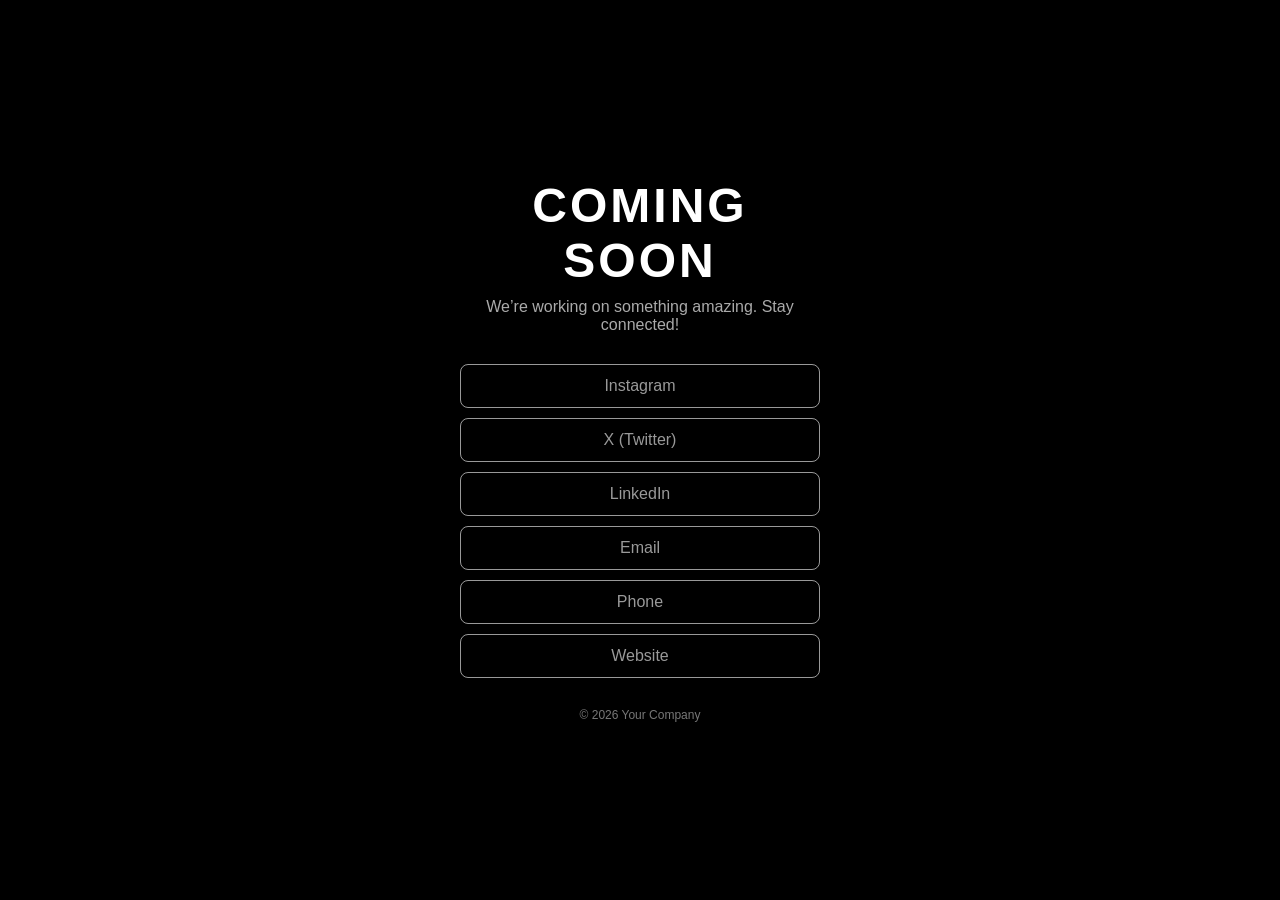
<file: ourlinks.html>
<!DOCTYPE html>
<html lang="en">
<head>
  <meta charset="UTF-8">
  <title>Coming Soon</title>
  <meta name="viewport" content="width=device-width, initial-scale=1.0">

  <style>
    * {
      margin: 0;
      padding: 0;
      box-sizing: border-box;
      font-family: "Segoe UI", sans-serif;
    }

    body {
      background: #000;
      color: #fff;
      height: 100vh;
      display: flex;
      justify-content: center;
      align-items: center;
    }

    .container {
      text-align: center;
      max-width: 400px;
      padding: 20px;
    }

    h1 {
      font-size: 48px;
      letter-spacing: 3px;
      margin-bottom: 10px;
    }

    p {
      font-size: 16px;
      color: #aaa;
      margin-bottom: 30px;
    }

    .links div {
      display: block;
      border: 1px solid #fff;
      padding: 12px;
      margin: 10px 0;
      border-radius: 8px;
      color: #fff;
      opacity: 0.6;
      cursor: not-allowed;
    }

    footer {
      margin-top: 30px;
      font-size: 12px;
      color: #777;
    }

  </style>
</head>
<body>

  <div class="container">
    <h1>COMING SOON</h1>
    <p>We’re working on something amazing. Stay connected!</p>

    <div class="links">
      <div>Instagram</div>
      <div>X (Twitter)</div>
      <div>LinkedIn</div>
      <div>Email</div>
      <div>Phone</div>
      <div>Website</div>
    </div>

    <footer>
      © 2026 Your Company
    </footer>
  </div>

</body>
</html>
</file>
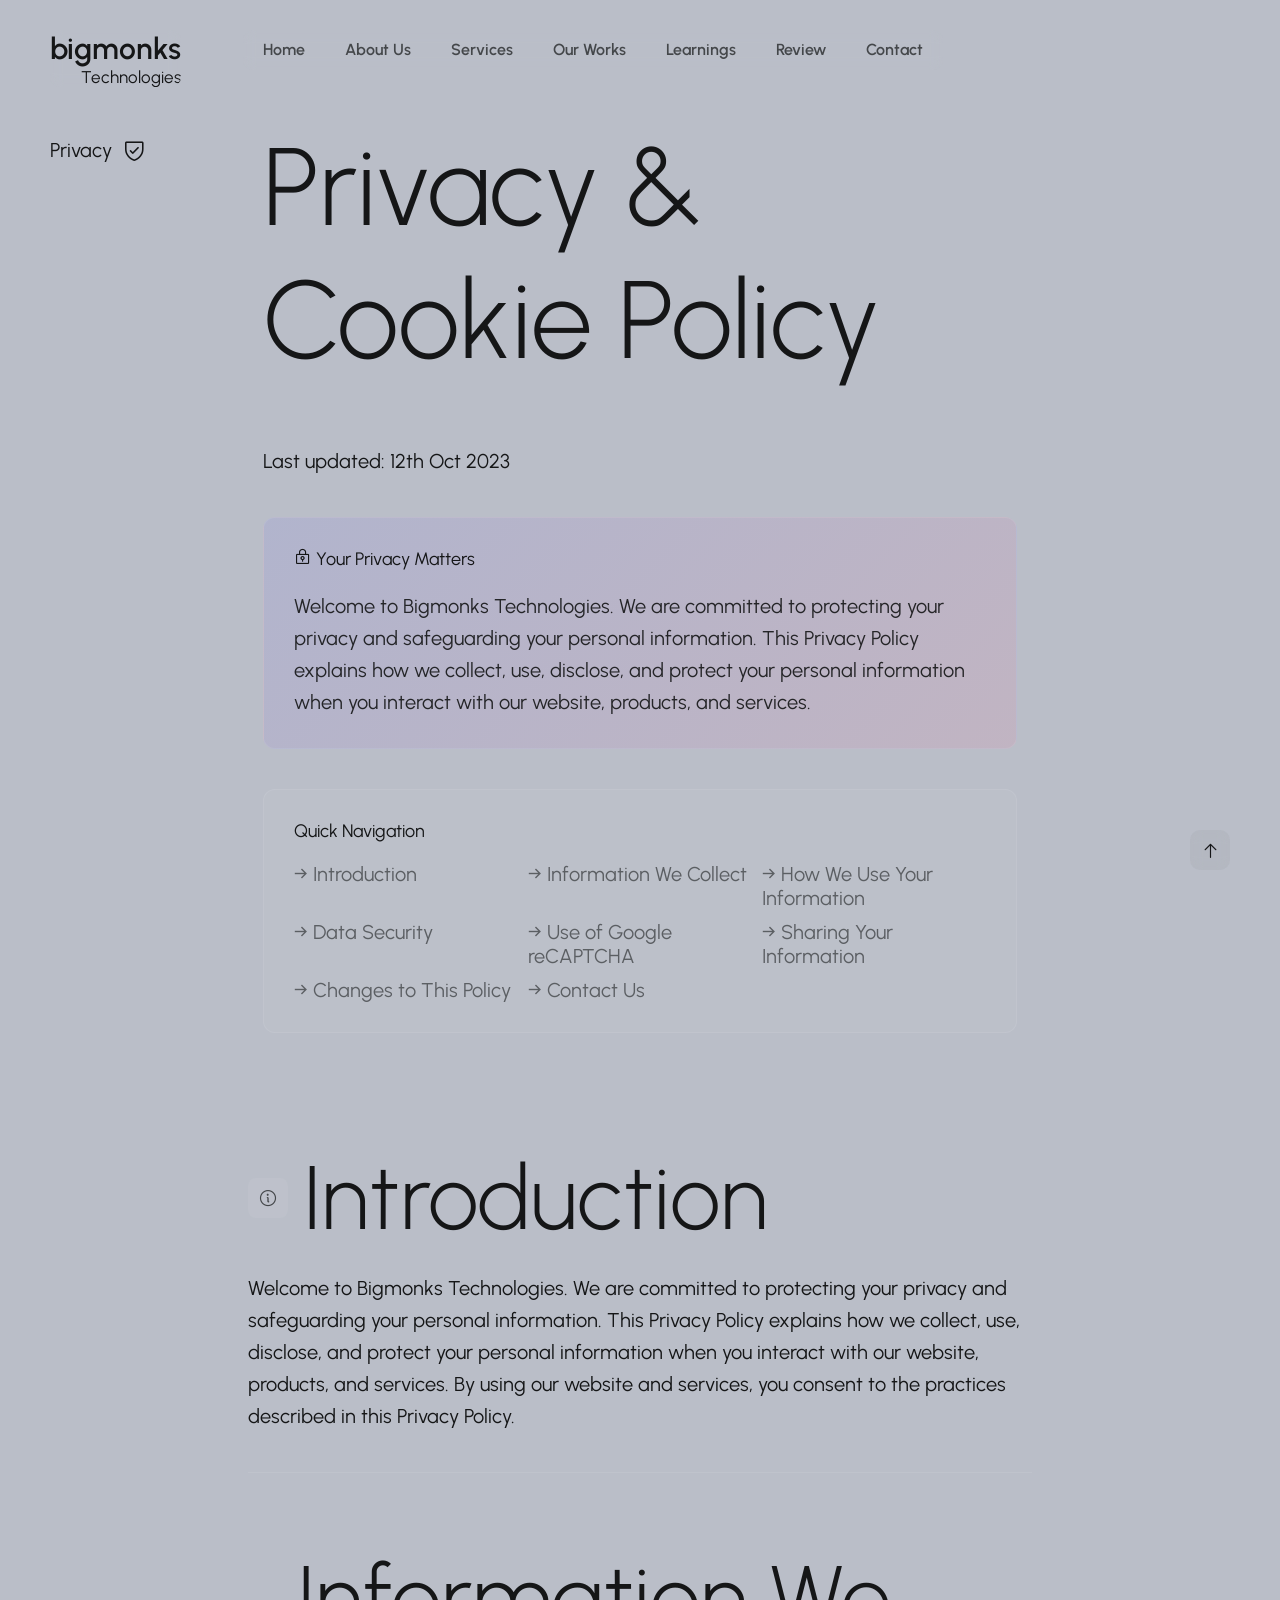
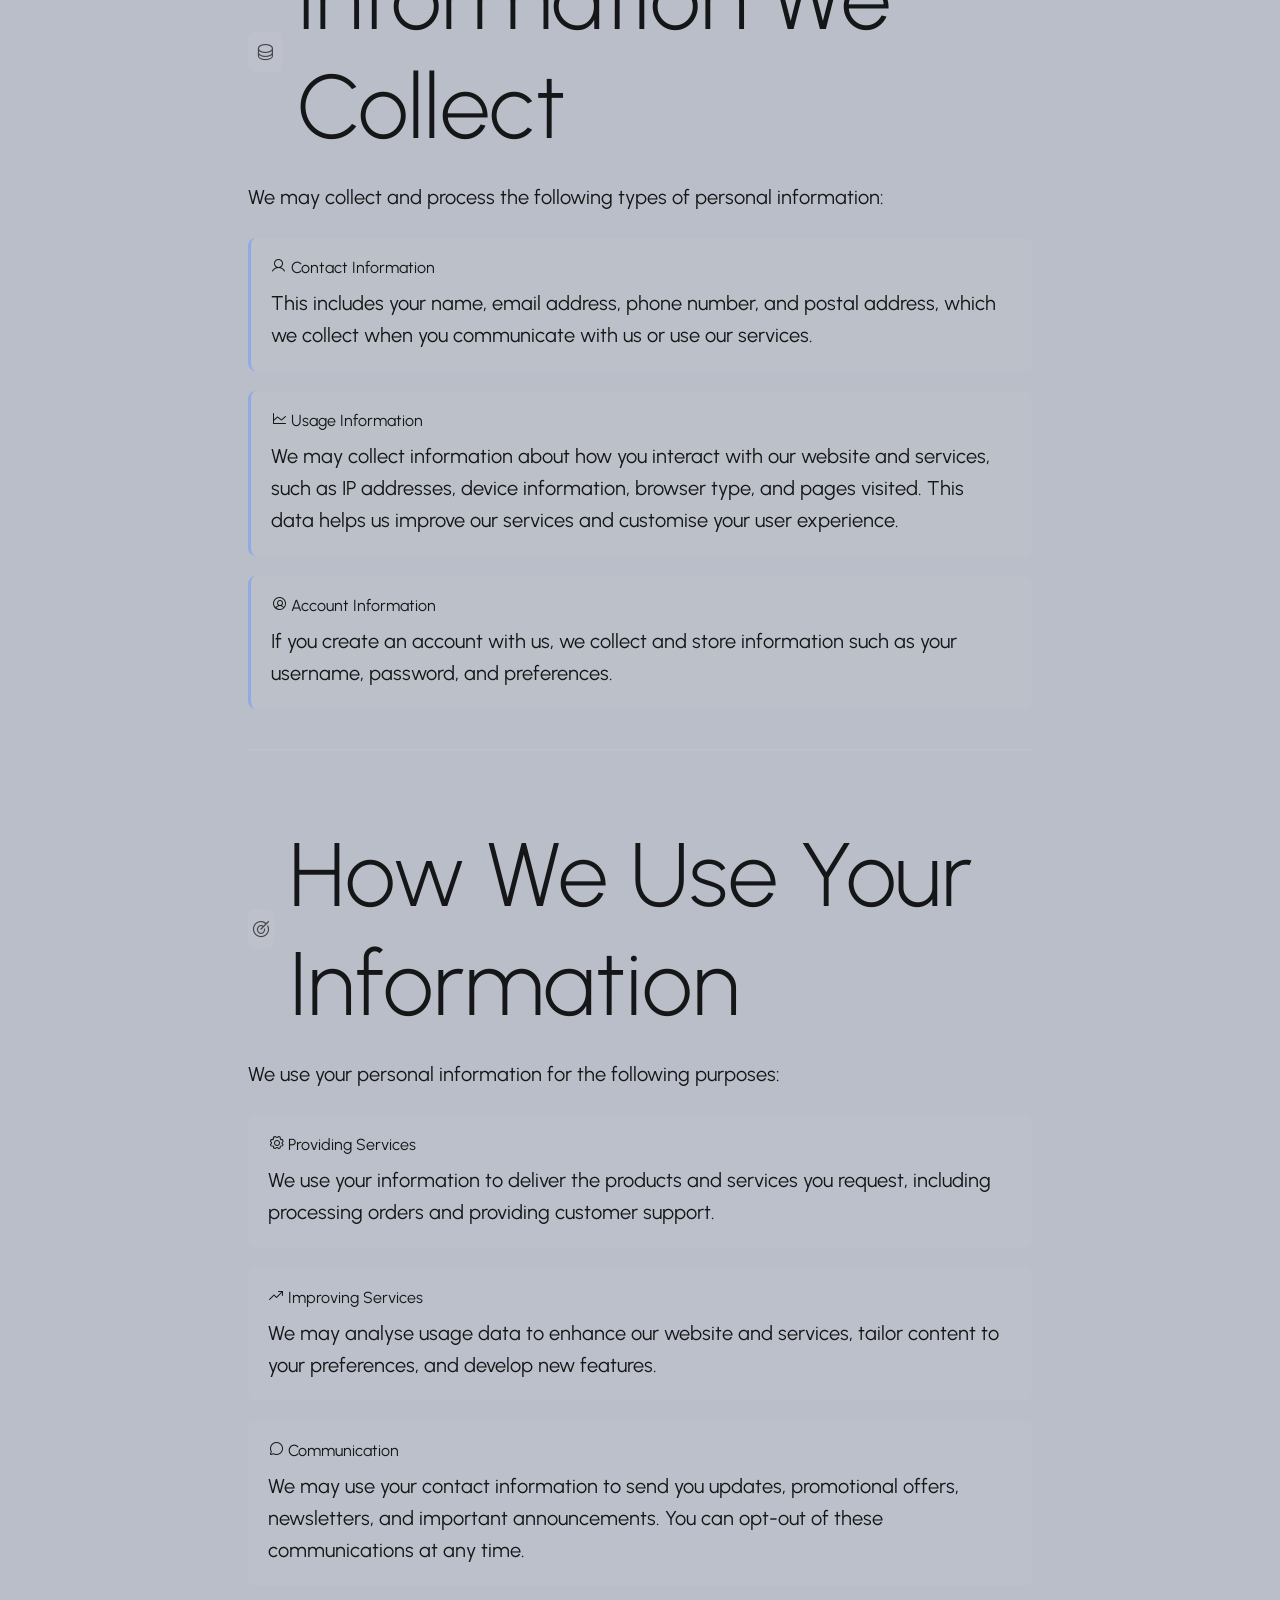
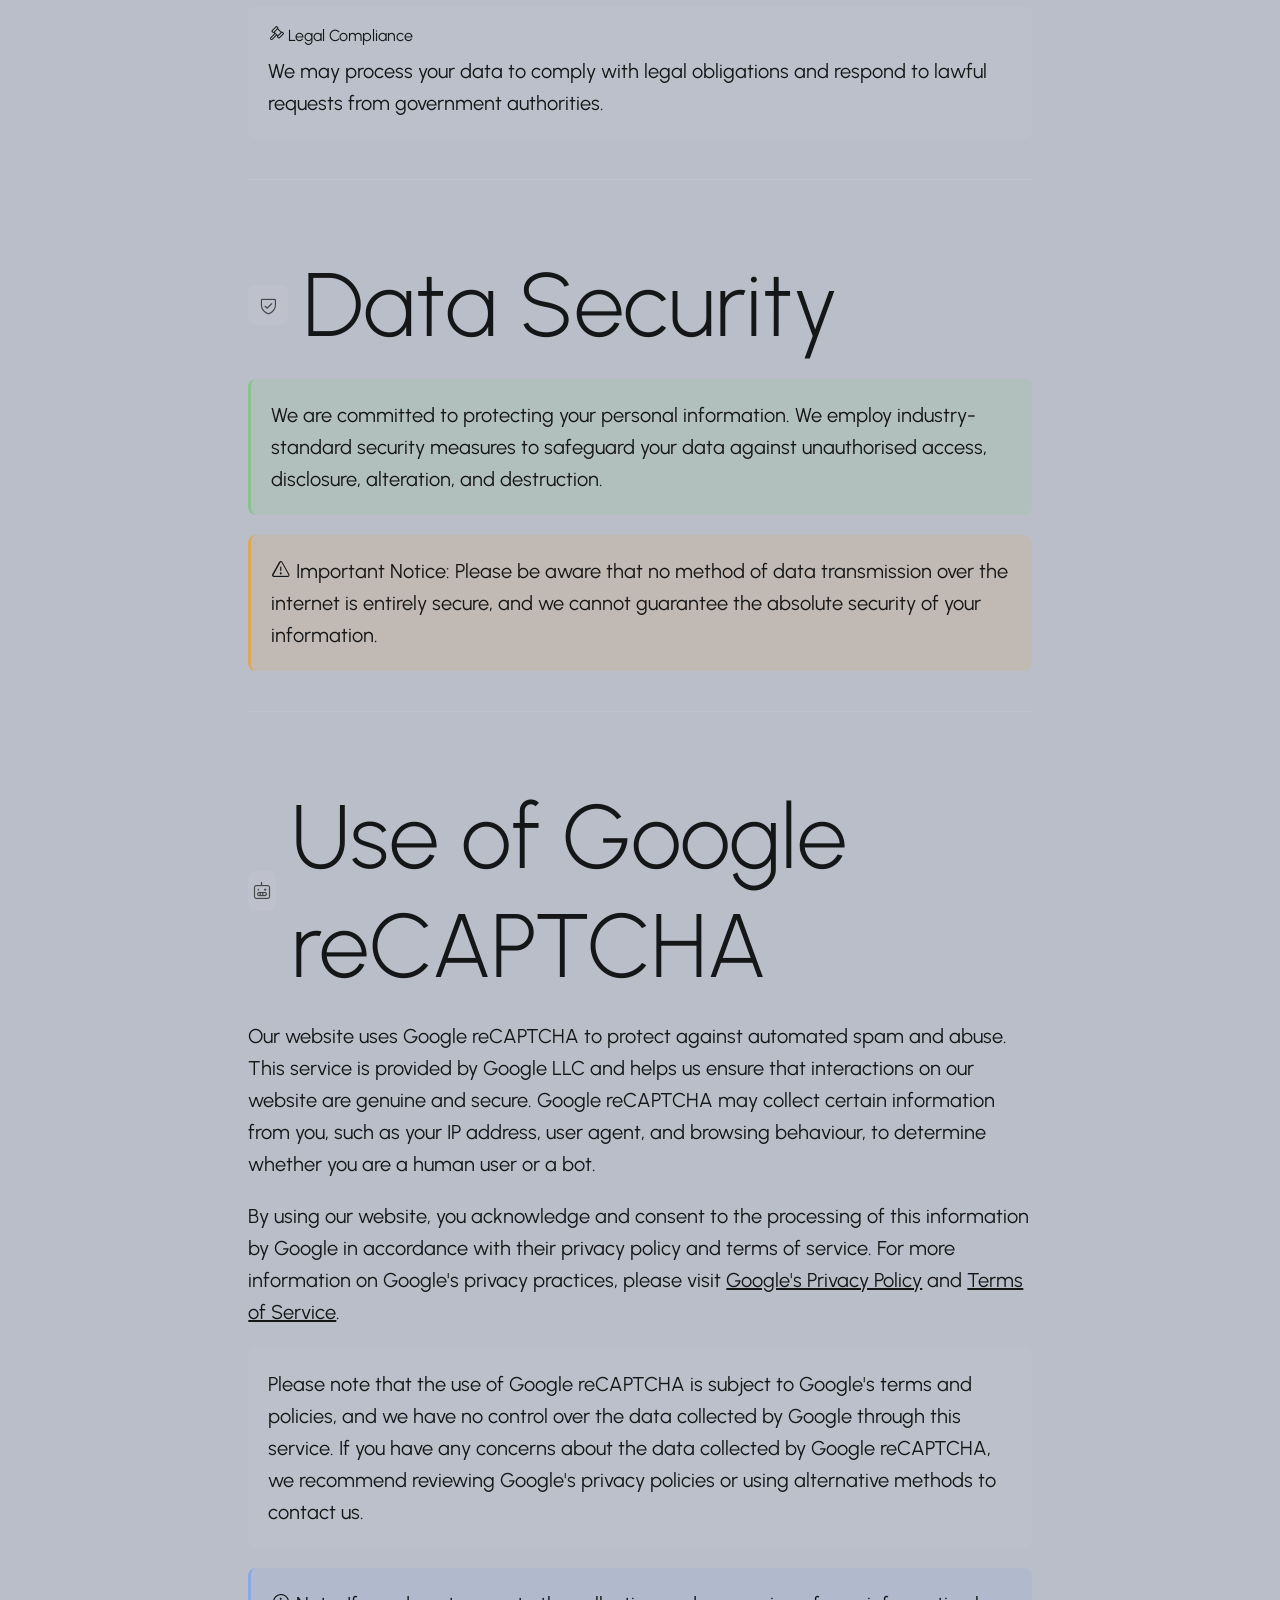
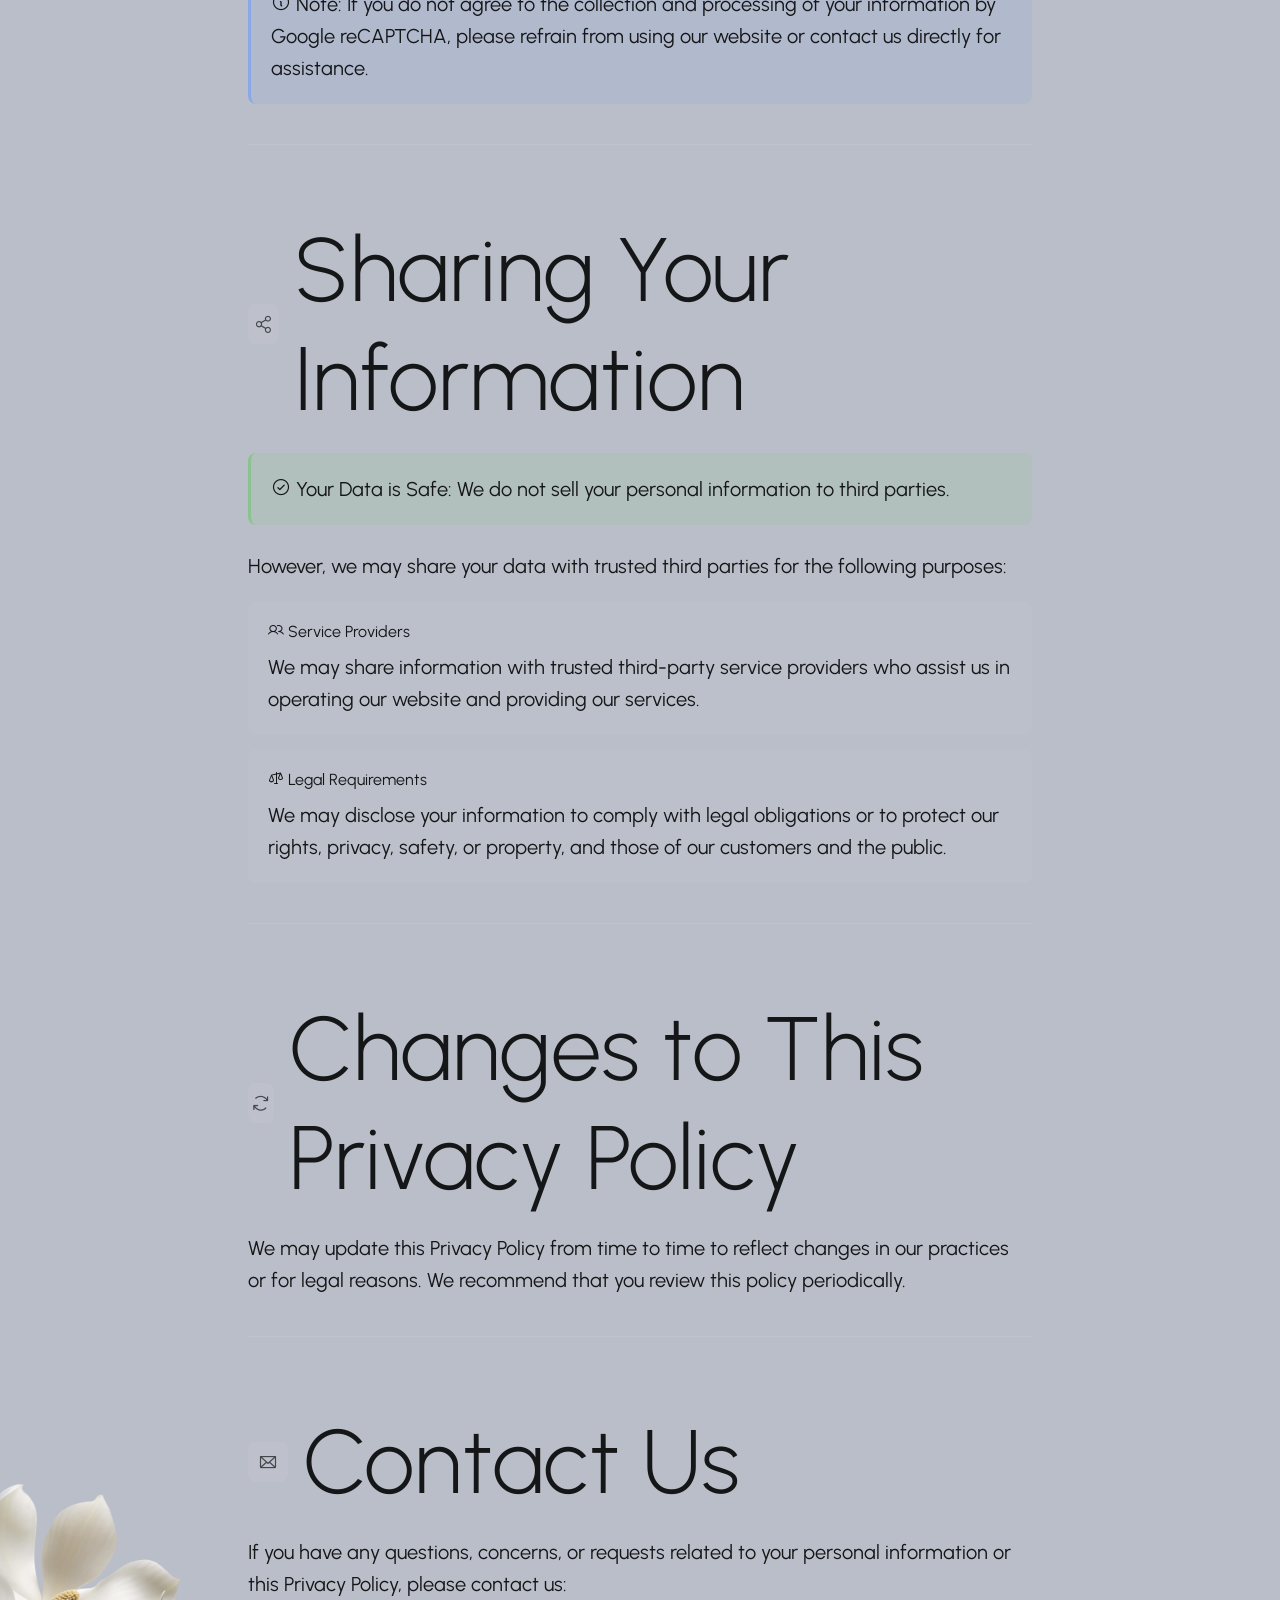
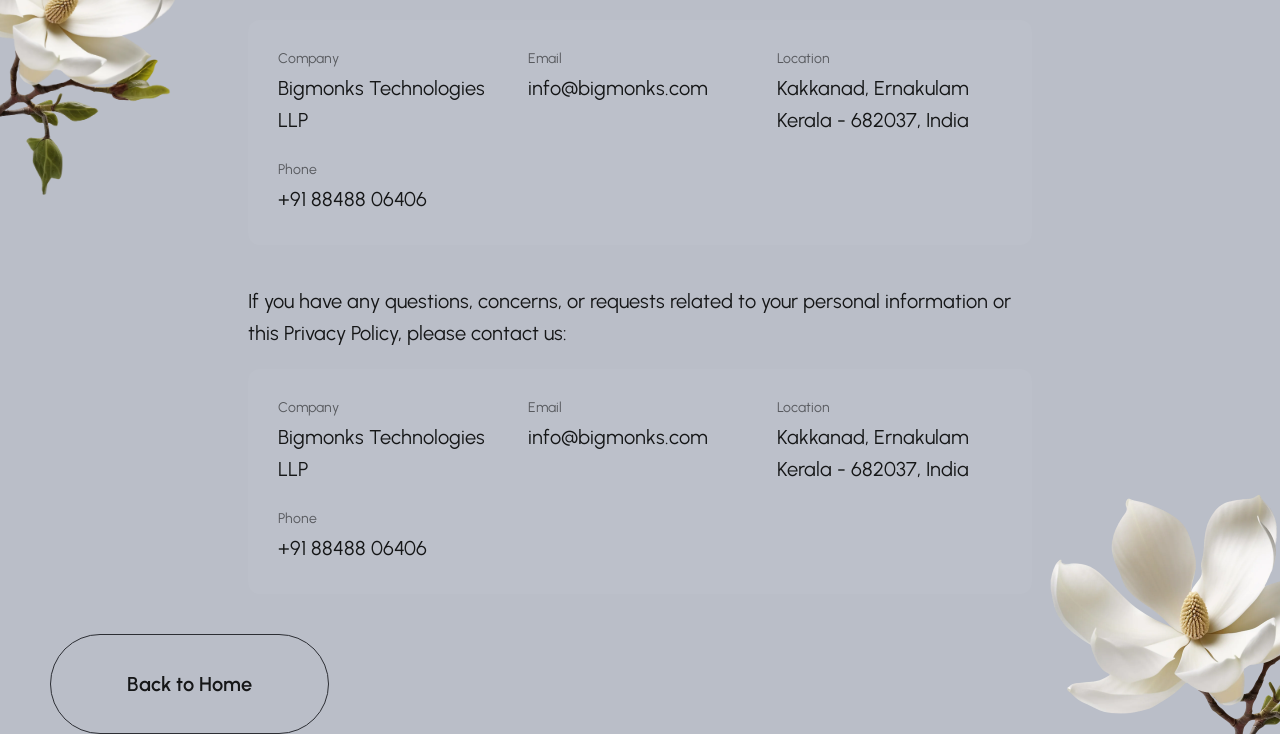
<file: privacy-policy.html>
<!DOCTYPE html>
<html lang="en" dir="ltr">
<head>
    <meta charset="UTF-8">
    <title>Privacy Policy | Bigmonks Technologies</title>
    <meta name="description" content="Privacy Policy for Bigmonks Technologies - Learn how we collect, use, and protect your personal information.">
    <meta http-equiv="X-UA-Compatible" content="IE=edge">
    <meta name="viewport" content="width=device-width, initial-scale=1, maximum-scale=5">
    <link rel="icon" href="img/favicon/favicon.ico" sizes="any">
    <link rel="stylesheet" type="text/css" href="css/plugins.css">
    <link rel="stylesheet" type="text/css" href="css/main.css">
    <style>
      .inner.contact {
        padding-top: 8rem;
      }
      @media only screen and (min-width: 1200px) {
        .inner.contact {
          padding-top: 12rem;
        }
      }
    </style>
</head>
<body>

  <!-- Header Start -->
  <header id="header" class="header d-flex justify-content-center loading__fade">
    <!-- Navigation Menu Start -->
    <div class="header__navigation d-flex justify-content-start">
      <nav id="menu" class="menu">
        <ul class="menu__list d-flex justify-content-start">
          <li class="menu__item">
            <a class="menu__link btn nav-link" href="index.html">
              <span class="menu__caption">Home</span>
              <i class="ph ph-squares-four"></i>
            </a>
          </li>
          <li class="menu__item">
            <a class="menu__link btn nav-link" href="index.html#about">
              <span class="menu__caption">About Us</span>
              <i class="ph ph-user"></i>
            </a>
          </li>
          <li class="menu__item">
            <a class="menu__link btn nav-link" href="index.html#services">
              <span class="menu__caption">Services</span>
              <i class="ph ph-sticker"></i>
            </a>
          </li>
          <li class="menu__item">
            <a class="menu__link btn nav-link" href="works.html">
              <span class="menu__caption">Our Works</span>
              <i class="ph ph-briefcase"></i>
            </a>
          </li>
          <li class="menu__item">
            <a class="menu__link btn nav-link" href="learnings/index.html">
              <span class="menu__caption">Learnings</span>
              <i class="ph ph-graduation-cap"></i>
            </a>
          </li>
          <li class="menu__item">
            <a class="menu__link btn nav-link" href="index.html#resume">
              <span class="menu__caption">Review</span>
              <i class="ph ph-article"></i>
            </a>
          </li>
          <li class="menu__item">
            <a class="menu__link btn nav-link" href="index.html#contact">
              <span class="menu__caption">Contact</span>
              <i class="ph ph-envelope"></i>
            </a>
          </li>
        </ul>
      </nav>
    </div>
    <!-- Navigation Menu End -->
  </header>
  <!-- Fixed Logo Start -->
  <div class="logo loading__fade">
    <a href="index.html" class="logo__link" style="display: block;">
      <div class="logo-text" style="font-size: 30px;">bigmonks</div>
      <div class="logo-subtext" style="font-size: 17px; text-align: right;">Technologies</div>
    </a>
  </div>
  <!-- Fixed Logo End -->
  <!-- Header End -->

  <!-- Page Content Start -->
  <main id="page-content" class="page-content">
<section class="inner contact">
        <div class="inner__wrapper">
          <div class="container-fluid p-0">
            <div class="row g-0">
              
              <div class="col-12 col-xl-2">
                <div class="inner__name">
                  <div class="content__block name-block">
                    <span class="section-name icon-right animate-in-up">
                      <span class="section-name-caption">Privacy</span>
                      <i class="ph ph-shield-check"></i>
                    </span>
                  </div>
                </div>
              </div>

              <div class="col-12 col-xl-8">
                <div class="inner__content">

                  <!-- Title -->
                  <div class="content__block section-text-title">
                    <div class="block__descr">
                      <h1 class="reveal-type animate-in-up">Privacy & Cookie Policy</h1>
                      <p class="h2__text type-basic-160lh animate-in-up">Last updated: 12th Oct 2023</p>
                    </div>
                  </div>

                  <!-- Key Highlights -->
                  <div class="content__block animate-in-up" style="margin: 40px 0;">
                    <div style="background: linear-gradient(135deg, rgba(100,100,255,0.1), rgba(255,100,150,0.1)); padding: 30px; border-radius: 12px; border: 1px solid rgba(255,255,255,0.08);">
                      <h3 style="margin-bottom: 20px; font-size: 18px;"><i class="ph ph-lock-key"></i> Your Privacy Matters</h3>
                      <p class="type-basic-160lh" style="opacity: 0.9;">
                        Welcome to Bigmonks Technologies. We are committed to protecting your privacy and safeguarding your personal information. This Privacy Policy explains how we collect, use, disclose, and protect your personal information when you interact with our website, products, and services.
                      </p>
                    </div>
                  </div>

                  <!-- Quick Navigation -->
                  <div class="content__block animate-in-up" style="margin: 40px 0;">
                    <div style="background: rgba(255,255,255,0.03); padding: 30px; border-radius: 12px; border: 1px solid rgba(255,255,255,0.08);">
                      <h3 style="margin-bottom: 20px; font-size: 18px;">Quick Navigation</h3>
                      <div style="display: grid; grid-template-columns: repeat(auto-fit, minmax(200px, 1fr)); gap: 10px;">
                        <a href="#section-1" style="color: var(--text-color); opacity: 0.8; text-decoration: none; transition: opacity 0.3s;">→ Introduction</a>
                        <a href="#section-2" style="color: var(--text-color); opacity: 0.8; text-decoration: none; transition: opacity 0.3s;">→ Information We Collect</a>
                        <a href="#section-3" style="color: var(--text-color); opacity: 0.8; text-decoration: none; transition: opacity 0.3s;">→ How We Use Your Information</a>
                        <a href="#section-4" style="color: var(--text-color); opacity: 0.8; text-decoration: none; transition: opacity 0.3s;">→ Data Security</a>
                        <a href="#section-5" style="color: var(--text-color); opacity: 0.8; text-decoration: none; transition: opacity 0.3s;">→ Use of Google reCAPTCHA</a>
                        <a href="#section-6" style="color: var(--text-color); opacity: 0.8; text-decoration: none; transition: opacity 0.3s;">→ Sharing Your Information</a>
                        <a href="#section-7" style="color: var(--text-color); opacity: 0.8; text-decoration: none; transition: opacity 0.3s;">→ Changes to This Policy</a>
                        <a href="#section-8" style="color: var(--text-color); opacity: 0.8; text-decoration: none; transition: opacity 0.3s;">→ Contact Us</a>
                      </div>
                    </div>
                  </div>

                  <!-- Privacy Content -->
                  <div class="content__block grid-block">
                    <div class="container-fluid p-0">
                      <div class="row g-0">
                        <div class="col-12">

                          <!-- Section 1: Introduction -->
                          <div id="section-1" class="grid-item animate-in-up" style="padding: 40px 0; border-bottom: 1px solid rgba(255,255,255,0.08);">
                            <div style="display: flex; align-items: center; margin-bottom: 20px;">
                              <div style="width: 40px; height: 40px; background: rgba(255,255,255,0.05); border-radius: 8px; display: flex; align-items: center; justify-content: center; margin-right: 15px;">
                                <i class="ph ph-info" style="font-size: 20px;"></i>
                              </div>
                              <h2 style="margin: 0;">Introduction</h2>
                            </div>
                            
                            <p class="type-basic-160lh">
                              Welcome to Bigmonks Technologies. We are committed to protecting your privacy and safeguarding your personal information. This Privacy Policy explains how we collect, use, disclose, and protect your personal information when you interact with our website, products, and services. By using our website and services, you consent to the practices described in this Privacy Policy.
                            </p>
                          </div>

                          <!-- Section 2: Information We Collect -->
                          <div id="section-2" class="grid-item animate-in-up" style="padding: 40px 0; border-bottom: 1px solid rgba(255,255,255,0.08);">
                            <div style="display: flex; align-items: center; margin-bottom: 20px;">
                              <div style="width: 40px; height: 40px; background: rgba(255,255,255,0.05); border-radius: 8px; display: flex; align-items: center; justify-content: center; margin-right: 15px;">
                                <i class="ph ph-database" style="font-size: 20px;"></i>
                              </div>
                              <h2 style="margin: 0;">Information We Collect</h2>
                            </div>
                            
                            <p class="type-basic-160lh">
                              We may collect and process the following types of personal information:
                            </p>

                            <div style="display: grid; gap: 20px; margin-top: 25px;">
                              <div style="background: rgba(255,255,255,0.03); padding: 20px; border-radius: 8px; border-left: 3px solid rgba(100,150,255,0.5);">
                                <h3 style="margin-bottom: 10px; font-size: 16px;"><i class="ph ph-user"></i> Contact Information</h3>
                                <p class="type-basic-160lh">
                                  This includes your name, email address, phone number, and postal address, which we collect when you communicate with us or use our services.
                                </p>
                              </div>

                              <div style="background: rgba(255,255,255,0.03); padding: 20px; border-radius: 8px; border-left: 3px solid rgba(100,150,255,0.5);">
                                <h3 style="margin-bottom: 10px; font-size: 16px;"><i class="ph ph-chart-line"></i> Usage Information</h3>
                                <p class="type-basic-160lh">
                                  We may collect information about how you interact with our website and services, such as IP addresses, device information, browser type, and pages visited. This data helps us improve our services and customise your user experience.
                                </p>
                              </div>

                              <div style="background: rgba(255,255,255,0.03); padding: 20px; border-radius: 8px; border-left: 3px solid rgba(100,150,255,0.5);">
                                <h3 style="margin-bottom: 10px; font-size: 16px;"><i class="ph ph-user-circle"></i> Account Information</h3>
                                <p class="type-basic-160lh">
                                  If you create an account with us, we collect and store information such as your username, password, and preferences.
                                </p>
                              </div>
                            </div>
                          </div>

                          <!-- Section 3: How We Use Your Information -->
                          <div id="section-3" class="grid-item animate-in-up" style="padding: 40px 0; border-bottom: 1px solid rgba(255,255,255,0.08);">
                            <div style="display: flex; align-items: center; margin-bottom: 20px;">
                              <div style="width: 40px; height: 40px; background: rgba(255,255,255,0.05); border-radius: 8px; display: flex; align-items: center; justify-content: center; margin-right: 15px;">
                                <i class="ph ph-target" style="font-size: 20px;"></i>
                              </div>
                              <h2 style="margin: 0;">How We Use Your Information</h2>
                            </div>
                            
                            <p class="type-basic-160lh">
                              We use your personal information for the following purposes:
                            </p>

                            <div style="display: grid; gap: 20px; margin-top: 25px;">
                              <div style="background: rgba(255,255,255,0.03); padding: 20px; border-radius: 8px;">
                                <h3 style="margin-bottom: 10px; font-size: 16px;"><i class="ph ph-gear"></i> Providing Services</h3>
                                <p class="type-basic-160lh">
                                  We use your information to deliver the products and services you request, including processing orders and providing customer support.
                                </p>
                              </div>

                              <div style="background: rgba(255,255,255,0.03); padding: 20px; border-radius: 8px;">
                                <h3 style="margin-bottom: 10px; font-size: 16px;"><i class="ph ph-trend-up"></i> Improving Services</h3>
                                <p class="type-basic-160lh">
                                  We may analyse usage data to enhance our website and services, tailor content to your preferences, and develop new features.
                                </p>
                              </div>

                              <div style="background: rgba(255,255,255,0.03); padding: 20px; border-radius: 8px;">
                                <h3 style="margin-bottom: 10px; font-size: 16px;"><i class="ph ph-chat-circle"></i> Communication</h3>
                                <p class="type-basic-160lh">
                                  We may use your contact information to send you updates, promotional offers, newsletters, and important announcements. You can opt-out of these communications at any time.
                                </p>
                              </div>

                              <div style="background: rgba(255,255,255,0.03); padding: 20px; border-radius: 8px;">
                                <h3 style="margin-bottom: 10px; font-size: 16px;"><i class="ph ph-gavel"></i> Legal Compliance</h3>
                                <p class="type-basic-160lh">
                                  We may process your data to comply with legal obligations and respond to lawful requests from government authorities.
                                </p>
                              </div>
                            </div>
                          </div>

                          <!-- Section 4: Data Security -->
                          <div id="section-4" class="grid-item animate-in-up" style="padding: 40px 0; border-bottom: 1px solid rgba(255,255,255,0.08);">
                            <div style="display: flex; align-items: center; margin-bottom: 20px;">
                              <div style="width: 40px; height: 40px; background: rgba(255,255,255,0.05); border-radius: 8px; display: flex; align-items: center; justify-content: center; margin-right: 15px;">
                                <i class="ph ph-shield-check" style="font-size: 20px;"></i>
                              </div>
                              <h2 style="margin: 0;">Data Security</h2>
                            </div>
                            
                            <div style="background: rgba(100,200,100,0.1); padding: 20px; border-radius: 8px; border-left: 3px solid rgba(100,200,100,0.5);">
                              <p class="type-basic-160lh" style="margin: 0;">
                                We are committed to protecting your personal information. We employ industry-standard security measures to safeguard your data against unauthorised access, disclosure, alteration, and destruction.
                              </p>
                            </div>

                            <div style="background: rgba(255,150,0,0.1); padding: 20px; border-radius: 8px; border-left: 3px solid rgba(255,150,0,0.5); margin-top: 20px;">
                              <p class="type-basic-160lh" style="margin: 0;">
                                <strong><i class="ph ph-warning"></i> Important Notice:</strong> Please be aware that no method of data transmission over the internet is entirely secure, and we cannot guarantee the absolute security of your information.
                              </p>
                            </div>
                          </div>

                          <!-- Section 5: Use of Google reCAPTCHA -->
                          <div id="section-5" class="grid-item animate-in-up" style="padding: 40px 0; border-bottom: 1px solid rgba(255,255,255,0.08);">
                            <div style="display: flex; align-items: center; margin-bottom: 20px;">
                              <div style="width: 40px; height: 40px; background: rgba(255,255,255,0.05); border-radius: 8px; display: flex; align-items: center; justify-content: center; margin-right: 15px;">
                                <i class="ph ph-robot" style="font-size: 20px;"></i>
                              </div>
                              <h2 style="margin: 0;">Use of Google reCAPTCHA</h2>
                            </div>
                            
                            <p class="type-basic-160lh">
                              Our website uses Google reCAPTCHA to protect against automated spam and abuse. This service is provided by Google LLC and helps us ensure that interactions on our website are genuine and secure. Google reCAPTCHA may collect certain information from you, such as your IP address, user agent, and browsing behaviour, to determine whether you are a human user or a bot.
                            </p>

                            <p class="type-basic-160lh" style="margin-top: 20px;">
                              By using our website, you acknowledge and consent to the processing of this information by Google in accordance with their privacy policy and terms of service. For more information on Google's privacy practices, please visit <a href="https://policies.google.com/privacy" target="_blank" style="color: var(--text-color); text-decoration: underline;">Google's Privacy Policy</a> and <a href="https://policies.google.com/terms" target="_blank" style="color: var(--text-color); text-decoration: underline;">Terms of Service</a>.
                            </p>

                            <div style="background: rgba(255,255,255,0.03); padding: 20px; border-radius: 8px; margin-top: 20px;">
                              <p class="type-basic-160lh" style="margin: 0;">
                                Please note that the use of Google reCAPTCHA is subject to Google's terms and policies, and we have no control over the data collected by Google through this service. If you have any concerns about the data collected by Google reCAPTCHA, we recommend reviewing Google's privacy policies or using alternative methods to contact us.
                              </p>
                            </div>

                            <div style="background: rgba(100,150,255,0.1); padding: 20px; border-radius: 8px; border-left: 3px solid rgba(100,150,255,0.5); margin-top: 20px;">
                              <p class="type-basic-160lh" style="margin: 0;">
                                <strong><i class="ph ph-info"></i> Note:</strong> If you do not agree to the collection and processing of your information by Google reCAPTCHA, please refrain from using our website or contact us directly for assistance.
                              </p>
                            </div>
                          </div>

                          <!-- Section 6: Sharing Your Information -->
                          <div id="section-6" class="grid-item animate-in-up" style="padding: 40px 0; border-bottom: 1px solid rgba(255,255,255,0.08);">
                            <div style="display: flex; align-items: center; margin-bottom: 20px;">
                              <div style="width: 40px; height: 40px; background: rgba(255,255,255,0.05); border-radius: 8px; display: flex; align-items: center; justify-content: center; margin-right: 15px;">
                                <i class="ph ph-share-network" style="font-size: 20px;"></i>
                              </div>
                              <h2 style="margin: 0;">Sharing Your Information</h2>
                            </div>
                            
                            <div style="background: rgba(100,200,100,0.1); padding: 20px; border-radius: 8px; border-left: 3px solid rgba(100,200,100,0.5); margin-bottom: 25px;">
                              <p class="type-basic-160lh" style="margin: 0;">
                                <strong><i class="ph ph-check-circle"></i> Your Data is Safe:</strong> We do not sell your personal information to third parties.
                              </p>
                            </div>

                            <p class="type-basic-160lh">
                              However, we may share your data with trusted third parties for the following purposes:
                            </p>

                            <div style="display: grid; gap: 15px; margin-top: 20px;">
                              <div style="padding: 20px; background: rgba(255,255,255,0.03); border-radius: 8px;">
                                <h3 style="margin-bottom: 10px; font-size: 16px;"><i class="ph ph-users"></i> Service Providers</h3>
                                <p class="type-basic-160lh">
                                  We may share information with trusted third-party service providers who assist us in operating our website and providing our services.
                                </p>
                              </div>

                              <div style="padding: 20px; background: rgba(255,255,255,0.03); border-radius: 8px;">
                                <h3 style="margin-bottom: 10px; font-size: 16px;"><i class="ph ph-scales"></i> Legal Requirements</h3>
                                <p class="type-basic-160lh">
                                  We may disclose your information to comply with legal obligations or to protect our rights, privacy, safety, or property, and those of our customers and the public.
                                </p>
                              </div>
                            </div>
                          </div>

                          <!-- Section 7: Changes to This Privacy Policy -->
                          <div id="section-7" class="grid-item animate-in-up" style="padding: 40px 0; border-bottom: 1px solid rgba(255,255,255,0.08);">
                            <div style="display: flex; align-items: center; margin-bottom: 20px;">
                              <div style="width: 40px; height: 40px; background: rgba(255,255,255,0.05); border-radius: 8px; display: flex; align-items: center; justify-content: center; margin-right: 15px;">
                                <i class="ph ph-arrows-clockwise" style="font-size: 20px;"></i>
                              </div>
                              <h2 style="margin: 0;">Changes to This Privacy Policy</h2>
                            </div>
                            
                            <p class="type-basic-160lh">
                              We may update this Privacy Policy from time to time to reflect changes in our practices or for legal reasons. We recommend that you review this policy periodically.
                            </p>
                          </div>

                          <!-- Section 8: Contact Us -->
                          <div id="section-8" class="grid-item animate-in-up" style="padding: 40px 0;">
                            <div style="display: flex; align-items: center; margin-bottom: 20px;">
                              <div style="width: 40px; height: 40px; background: rgba(255,255,255,0.05); border-radius: 8px; display: flex; align-items: center; justify-content: center; margin-right: 15px;">
                                <i class="ph ph-envelope" style="font-size: 20px;"></i>
                              </div>
                              <h2 style="margin: 0;">Contact Us</h2>
                            </div>
                            
                            <p class="type-basic-160lh">
                              If you have any questions, concerns, or requests related to your personal information or this Privacy Policy, please contact us:
                            </p>

                            <div style="background: rgba(255,255,255,0.03); padding: 30px; border-radius: 12px; margin-top: 20px;">
                              <div style="display: grid; grid-template-columns: repeat(auto-fit, minmax(200px, 1fr)); gap: 25px;">
                                <div>
                                  <p style="opacity: 0.6; margin-bottom: 5px; font-size: 14px;">Company</p>
                                  <p class="type-basic-160lh"><strong>Bigmonks Technologies LLP</strong></p>
                                </div>
                                <div>
                                  <p style="opacity: 0.6; margin-bottom: 5px; font-size: 14px;">Email</p>
                                  <p class="type-basic-160lh">
                                    <a href="mailto:info@bigmonks.com" style="color: var(--text-color); text-decoration: none;">info@bigmonks.com</a>
                                  </p>
                                </div>
                                <div>
                                  <p style="opacity: 0.6; margin-bottom: 5px; font-size: 14px;">Location</p>
                                  <p class="type-basic-160lh">Kakkanad, Ernakulam<br>Kerala - 682037, India</p>
                                </div>
                                <div>
                                  <p style="opacity: 0.6; margin-bottom: 5px; font-size: 14px;">Phone</p>
                                  <p class="type-basic-160lh">
                                    <a href="tel:+918848806406" style="color: var(--text-color); text-decoration: none;">+91 88488 06406</a>
                                  </p>
                                </div>
                              </div>
                            </div>
                          </div>

                        </div>
                      </div>
                            </div>
                            
                            <p class="type-basic-160lh">
                              If you have any questions, concerns, or requests related to your personal information or this Privacy Policy, please contact us:
                            </p>

                            <div style="background: rgba(255,255,255,0.03); padding: 30px; border-radius: 12px; margin-top: 20px;">
                              <div style="display: grid; grid-template-columns: repeat(auto-fit, minmax(200px, 1fr)); gap: 25px;">
                                <div>
                                  <p style="opacity: 0.6; margin-bottom: 5px; font-size: 14px;">Company</p>
                                  <p class="type-basic-160lh"><strong>Bigmonks Technologies LLP</strong></p>
                                </div>
                                <div>
                                  <p style="opacity: 0.6; margin-bottom: 5px; font-size: 14px;">Email</p>
                                  <p class="type-basic-160lh">
                                    <a href="mailto:info@bigmonks.com" style="color: var(--text-color); text-decoration: none;">info@bigmonks.com</a>
                                  </p>
                                </div>
                                <div>
                                  <p style="opacity: 0.6; margin-bottom: 5px; font-size: 14px;">Location</p>
                                  <p class="type-basic-160lh">Kakkanad, Ernakulam<br>Kerala - 682037, India</p>
                                </div>
                                <div>
                                  <p style="opacity: 0.6; margin-bottom: 5px; font-size: 14px;">Phone</p>
                                  <p class="type-basic-160lh">
                                    <a href="tel:+918848806406" style="color: var(--text-color); text-decoration: none;">+91 88488 06406</a>
                                  </p>
                                </div>
                              </div>
                            </div>
                          </div>

                        </div>
                      </div>
                    </div>
                  </div>

                  <!-- Back to Home Button -->
                  <div class="content__block animate-in-up" style="margin-top: 40px;">
                    <a href="index.html" class="btn btn-default hover-default">
                      <em></em>
                      <span class="btn-caption">Back to Home</span>
                    </a>
                  </div>

                </div>
              </div>
              <!-- Inner Section Content End -->

              <!-- Inner Section Aside Start -->
              <div class="col-12 col-xl-2"></div>
              <!-- Inner Section Aside End -->

            </div>
          </div>
        </div>
      </section>
      <!-- Inner Section - Contact - End -->

    </main>
    <!-- Page Content End -->

    <!-- Bottom Background Images Start -->
    <div class="bottom__background bottom-bg-02">
      <div class="bottom-bg-02__02 animate-card-2">
        <img src="img/backgrounds/1200x1553_bg04.webp" alt="Template background image">
      </div>
      <div class="bottom-bg-02__01 animate-card-2">
        <img src="img/backgrounds/1200x1200_bg05.webp" alt="Template background image">
      </div>
    </div>
    <!-- Bottom Background Images End -->

    <!-- Mobile Menu Bottom Placeholder Start -->
    <div class="header-offset"></div>
    <!-- Mobile Menu Bottom Placeholder End -->

    <!-- To Top Button Start -->
    <a href="#0" id="to-top" class="btn btn-to-top slide-up">
      <i class="ph ph-arrow-up"></i>
    </a>
    <!-- To Top Button End -->

    <!-- Root element of PhotoSwipe. Must have class pswp. -->
    <div class="pswp" tabindex="-1" role="dialog" aria-hidden="true">
      <div class="pswp__bg"></div>
      <div class="pswp__scroll-wrap">
        <div class="pswp__container">
          <div class="pswp__item"></div>
          <div class="pswp__item"></div>
          <div class="pswp__item"></div>
        </div>
        <div class="pswp__ui pswp__ui--hidden">
          <div class="pswp__top-bar">
            <div class="pswp__counter"></div>
            <button class="pswp__button pswp__button--close link-s" title="Close (Esc)"></button>
            <button class="pswp__button pswp__button--share link-s" title="Share"></button>
            <button class="pswp__button pswp__button--fs link-s" title="Toggle fullscreen"></button>
            <button class="pswp__button pswp__button--zoom link-s" title="Zoom in/out"></button>
            <div class="pswp__preloader">
              <div class="pswp__preloader__icn">
                <div class="pswp__preloader__cut">
                  <div class="pswp__preloader__donut"></div>
                </div>
              </div>
            </div>
          </div>
          <div class="pswp__share-modal pswp__share-modal--hidden pswp__single-tap">
            <div class="pswp__share-tooltip"></div>
          </div>
          <button class="pswp__button pswp__button--arrow--left link-s" title="Previous (arrow left)"></button>
          <button class="pswp__button pswp__button--arrow--right link-s" title="Next (arrow right)"></button>
          <div class="pswp__caption">
            <div class="pswp__caption__center"></div>
          </div>
        </div>
      </div>
    </div>

    <!-- Load Scripts Start -->
    <script src="js/libs.min.js"></script>
    <script src="js/gallery-init.js"></script>
    <script src="js/app.js"></script>
    <!-- Load Scripts End -->

  </body>
</html>
</file>
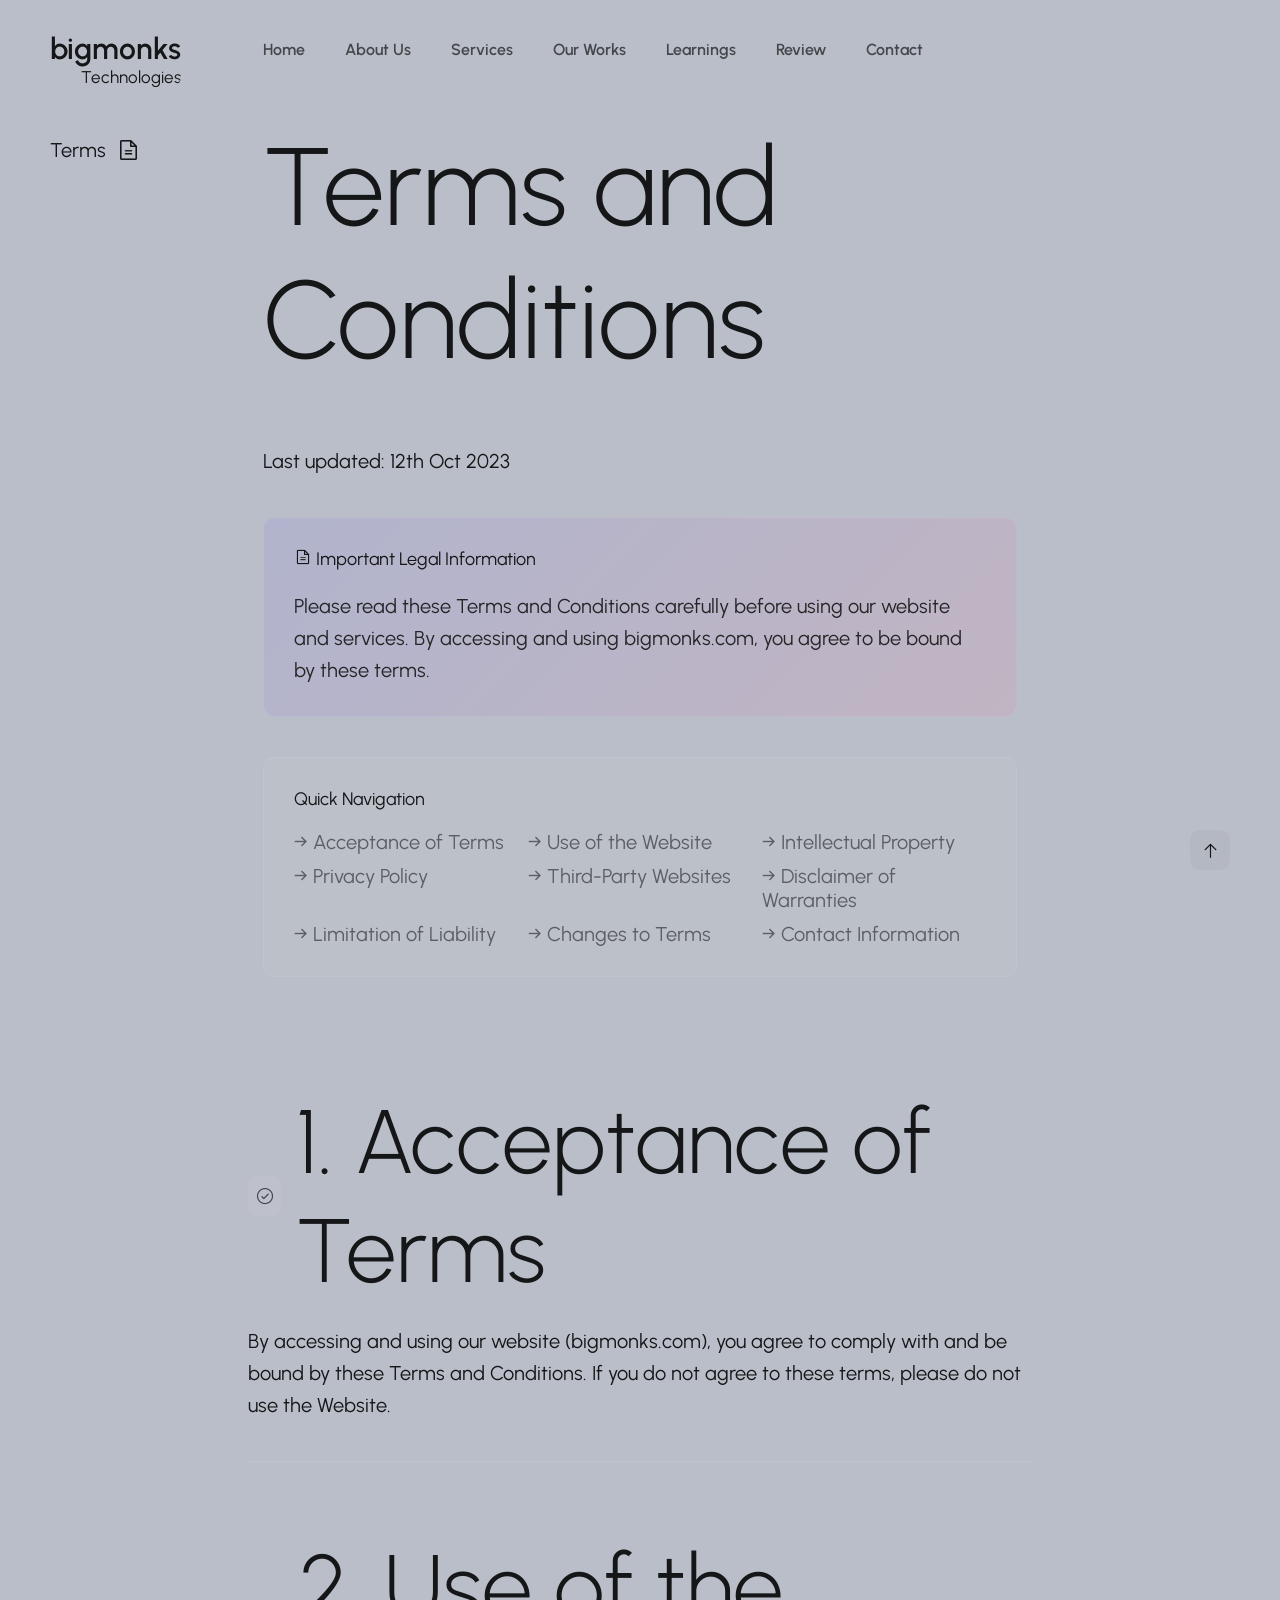
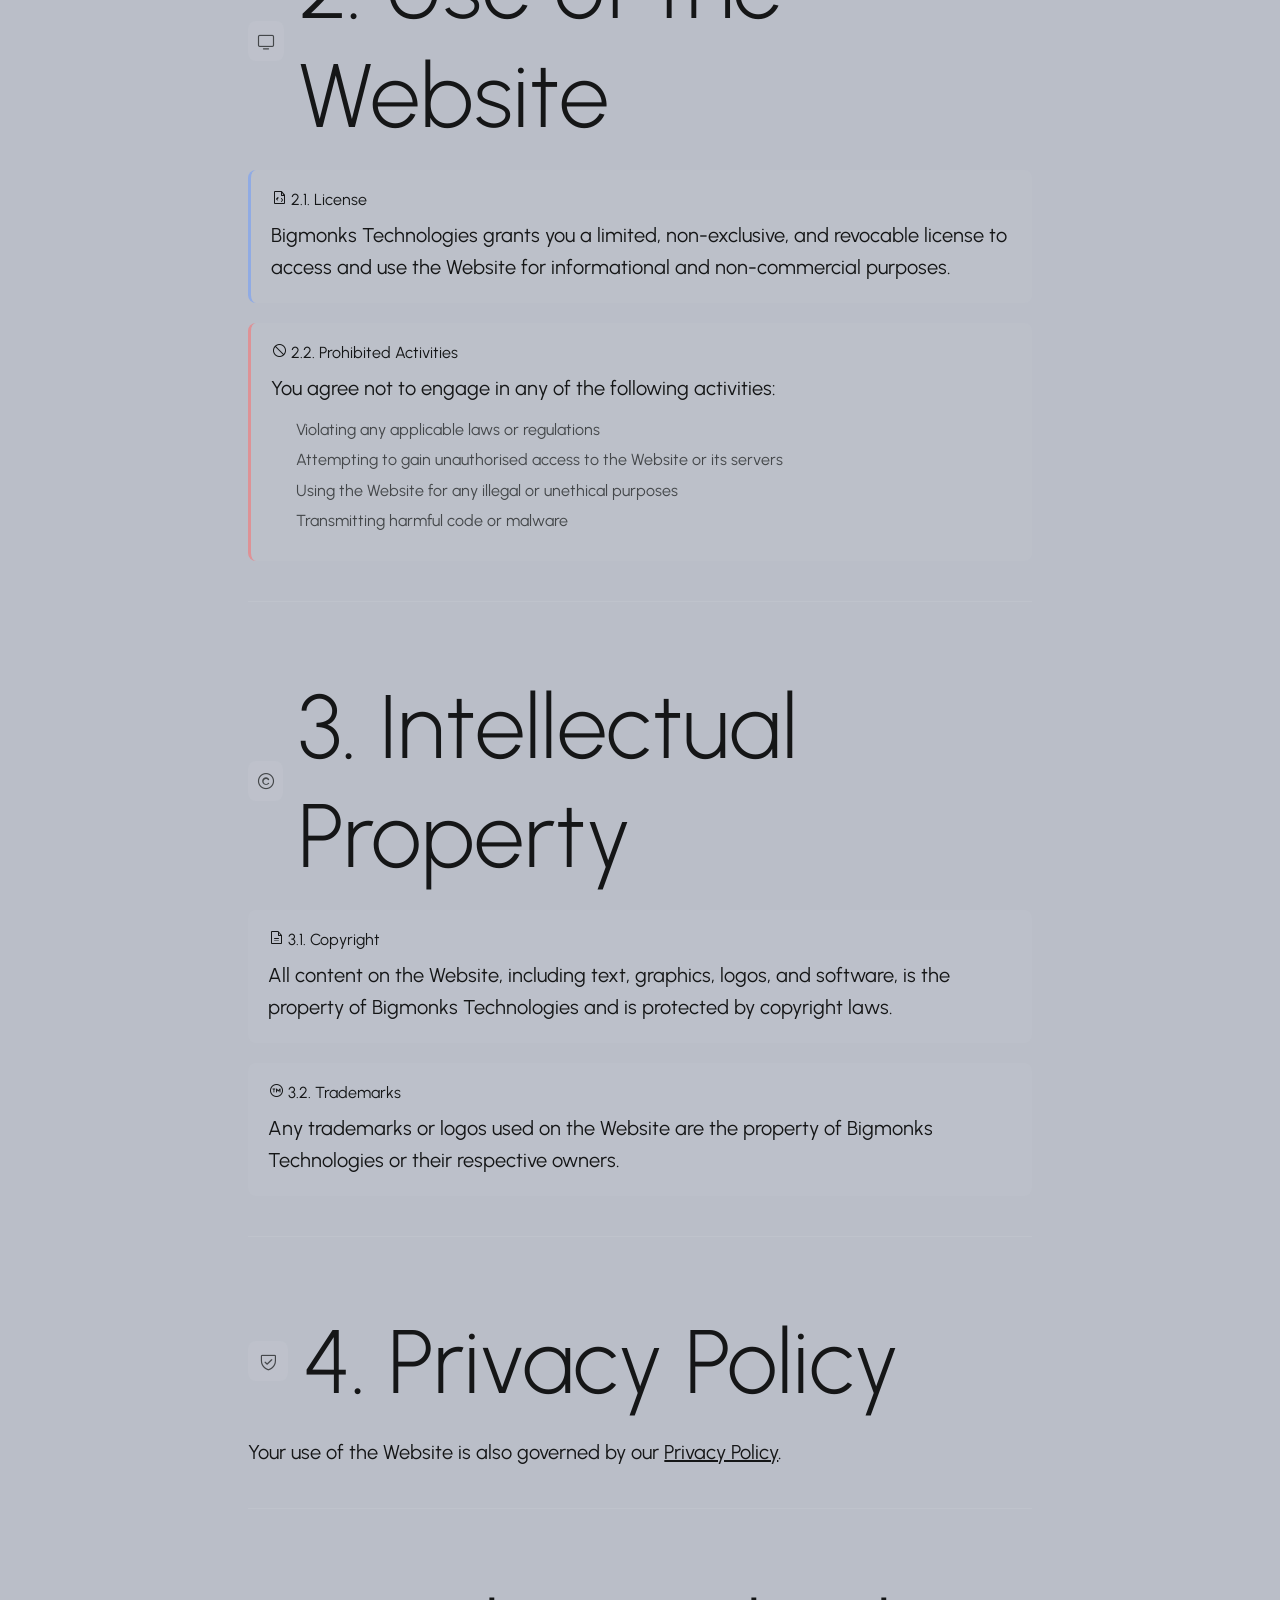
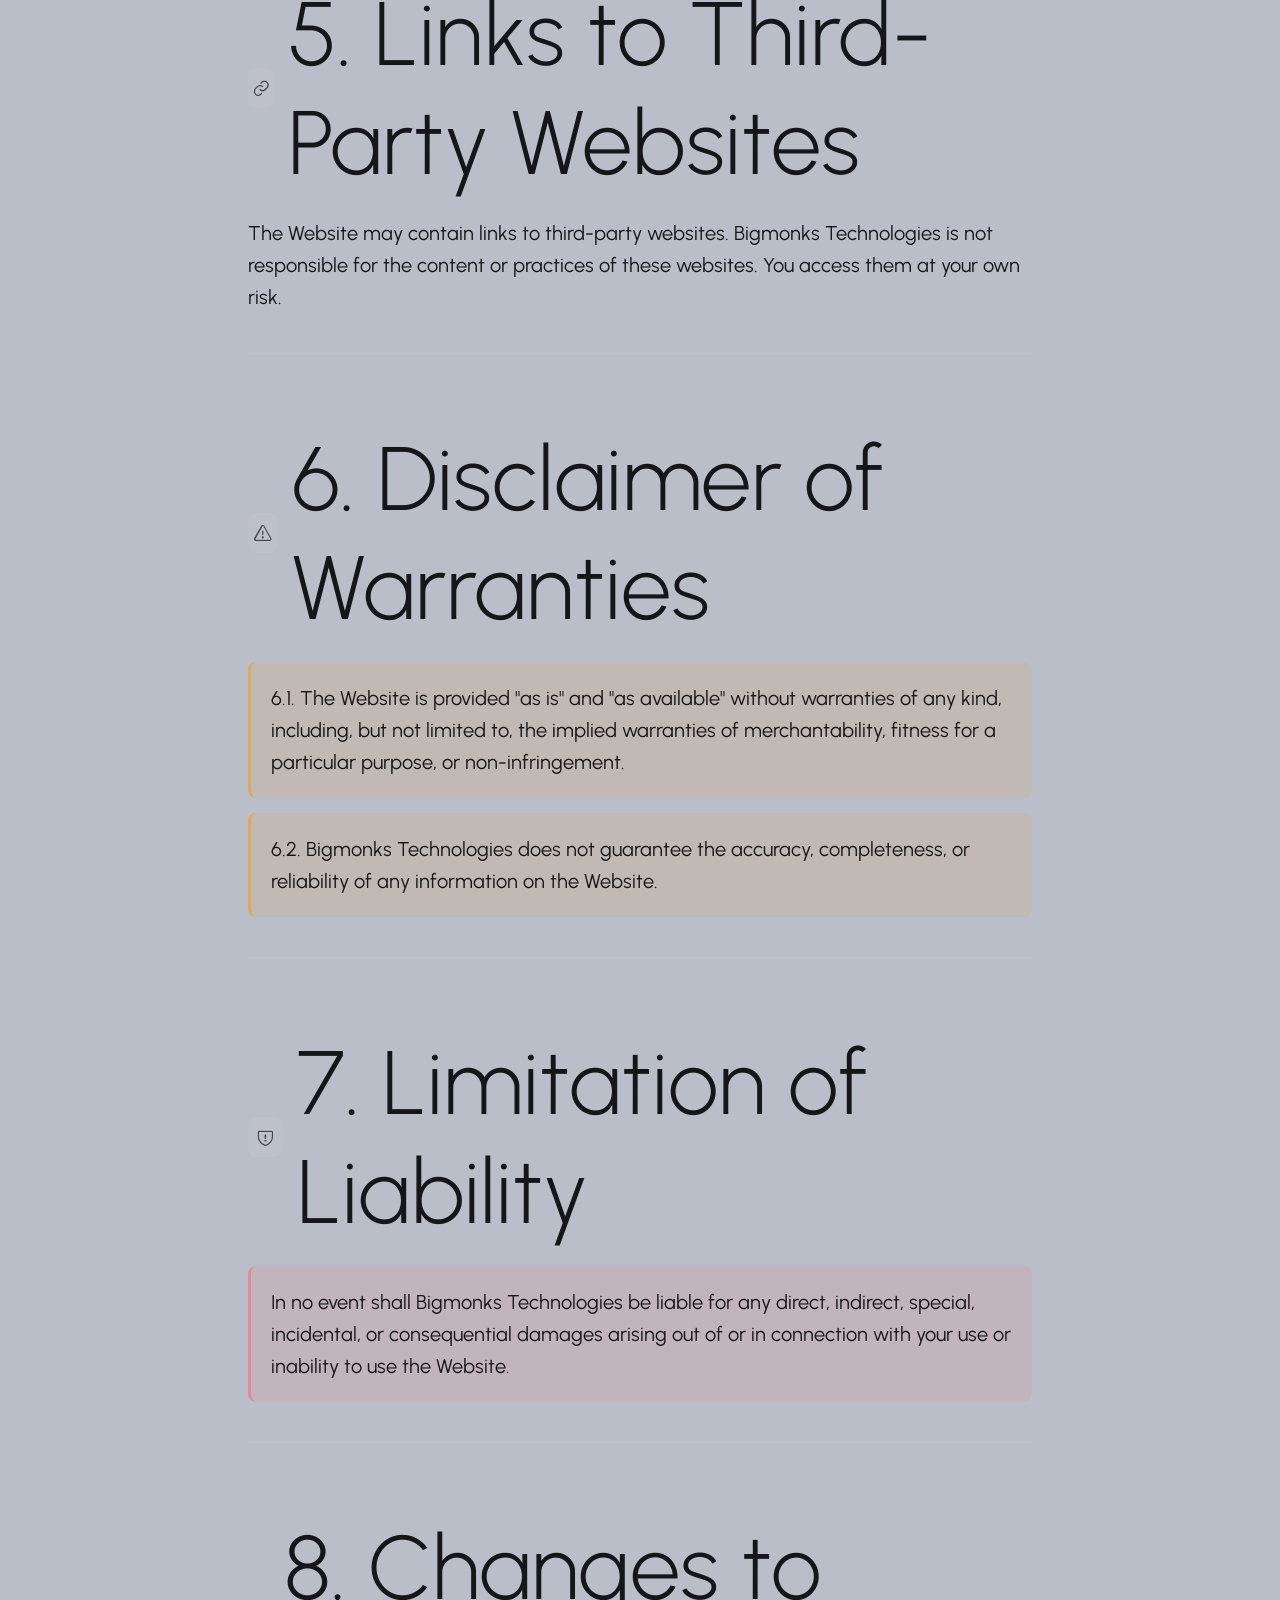
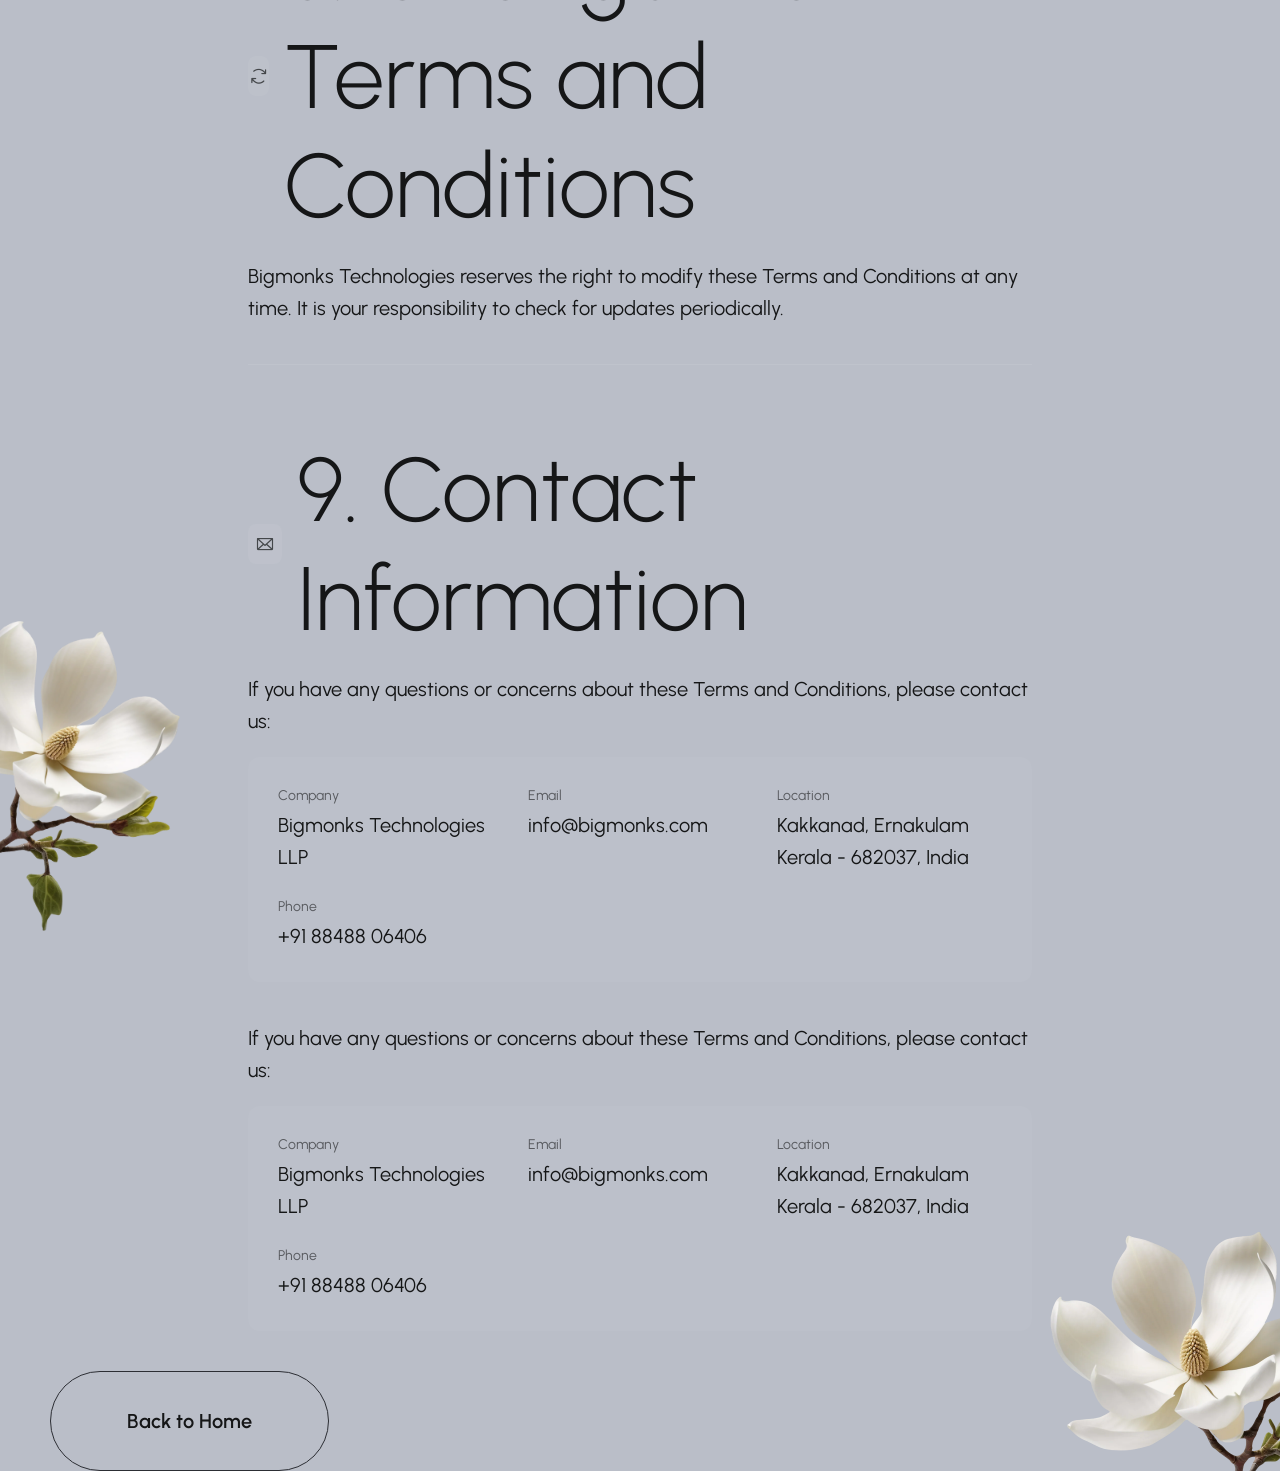
<file: termsofservice.html>
<!DOCTYPE html>
<html lang="en" dir="ltr">
<head>
    <meta charset="UTF-8">
    <title>Terms and Conditions | Bigmonks Technologies</title>
    <meta name="description" content="Terms and Conditions for Bigmonks Technologies - Please read these terms carefully before using our services.">
    <meta http-equiv="X-UA-Compatible" content="IE=edge">
    <meta name="viewport" content="width=device-width, initial-scale=1, maximum-scale=5">
    <link rel="icon" href="img/favicon/favicon.ico" sizes="any">
    <link rel="stylesheet" type="text/css" href="css/plugins.css">
    <link rel="stylesheet" type="text/css" href="css/main.css">
    <style>
      .inner.contact {
        padding-top: 8rem;
      }
      @media only screen and (min-width: 1200px) {
        .inner.contact {
          padding-top: 12rem;
        }
      }
    </style>
</head>
<body>

  <!-- Header Start -->
  <header id="header" class="header d-flex justify-content-center loading__fade">
    <!-- Navigation Menu Start -->
    <div class="header__navigation d-flex justify-content-start">
      <nav id="menu" class="menu">
        <ul class="menu__list d-flex justify-content-start">
          <li class="menu__item">
            <a class="menu__link btn nav-link" href="index.html">
              <span class="menu__caption">Home</span>
              <i class="ph ph-squares-four"></i>
            </a>
          </li>
          <li class="menu__item">
            <a class="menu__link btn nav-link" href="index.html#about">
              <span class="menu__caption">About Us</span>
              <i class="ph ph-user"></i>
            </a>
          </li>
          <li class="menu__item">
            <a class="menu__link btn nav-link" href="index.html#services">
              <span class="menu__caption">Services</span>
              <i class="ph ph-sticker"></i>
            </a>
          </li>
          <li class="menu__item">
            <a class="menu__link btn nav-link" href="works.html">
              <span class="menu__caption">Our Works</span>
              <i class="ph ph-briefcase"></i>
            </a>
          </li>
          <li class="menu__item">
            <a class="menu__link btn nav-link" href="learnings/index.html">
              <span class="menu__caption">Learnings</span>
              <i class="ph ph-graduation-cap"></i>
            </a>
          </li>
          <li class="menu__item">
            <a class="menu__link btn nav-link" href="index.html#resume">
              <span class="menu__caption">Review</span>
              <i class="ph ph-article"></i>
            </a>
          </li>
          <li class="menu__item">
            <a class="menu__link btn nav-link" href="index.html#contact">
              <span class="menu__caption">Contact</span>
              <i class="ph ph-envelope"></i>
            </a>
          </li>
        </ul>
      </nav>
    </div>
    <!-- Navigation Menu End -->
  </header>
  <!-- Fixed Logo Start -->
  <div class="logo loading__fade">
    <a href="index.html" class="logo__link" style="display: block;">
      <div class="logo-text" style="font-size: 30px;">bigmonks</div>
      <div class="logo-subtext" style="font-size: 17px; text-align: right;">Technologies</div>
    </a>
  </div>
  <!-- Fixed Logo End -->
  <!-- Header End -->

  <!-- Page Content Start -->
  <main id="page-content" class="page-content">
<section class="inner contact">
        <div class="inner__wrapper">
          <div class="container-fluid p-0">
            <div class="row g-0">
              
              <div class="col-12 col-xl-2">
                <div class="inner__name">
                  <div class="content__block name-block">
                    <span class="section-name icon-right animate-in-up">
                      <span class="section-name-caption">Terms</span>
                      <i class="ph ph-file-text"></i>
                    </span>
                  </div>
                </div>
              </div>

              <div class="col-12 col-xl-8">
                <div class="inner__content">

                  <!-- Title -->
                  <div class="content__block section-text-title">
                    <div class="block__descr">
                      <h1 class="reveal-type animate-in-up">Terms and Conditions</h1>
                      <p class="h2__text type-basic-160lh animate-in-up">Last updated: 12th Oct 2023</p>
                    </div>
                  </div>

                  <!-- Key Highlights -->
                  <div class="content__block animate-in-up" style="margin: 40px 0;">
                    <div style="background: linear-gradient(135deg, rgba(100,100,255,0.1), rgba(255,100,150,0.1)); padding: 30px; border-radius: 12px; border: 1px solid rgba(255,255,255,0.08);">
                      <h3 style="margin-bottom: 20px; font-size: 18px;"><i class="ph ph-file-text"></i> Important Legal Information</h3>
                      <p class="type-basic-160lh" style="opacity: 0.9;">
                        Please read these Terms and Conditions carefully before using our website and services. By accessing and using bigmonks.com, you agree to be bound by these terms.
                      </p>
                    </div>
                  </div>

                  <!-- Quick Navigation -->
                  <div class="content__block animate-in-up" style="margin: 40px 0;">
                    <div style="background: rgba(255,255,255,0.03); padding: 30px; border-radius: 12px; border: 1px solid rgba(255,255,255,0.08);">
                      <h3 style="margin-bottom: 20px; font-size: 18px;">Quick Navigation</h3>
                      <div style="display: grid; grid-template-columns: repeat(auto-fit, minmax(200px, 1fr)); gap: 10px;">
                        <a href="#section-1" style="color: var(--text-color); opacity: 0.8; text-decoration: none; transition: opacity 0.3s;">→ Acceptance of Terms</a>
                        <a href="#section-2" style="color: var(--text-color); opacity: 0.8; text-decoration: none; transition: opacity 0.3s;">→ Use of the Website</a>
                        <a href="#section-3" style="color: var(--text-color); opacity: 0.8; text-decoration: none; transition: opacity 0.3s;">→ Intellectual Property</a>
                        <a href="#section-4" style="color: var(--text-color); opacity: 0.8; text-decoration: none; transition: opacity 0.3s;">→ Privacy Policy</a>
                        <a href="#section-5" style="color: var(--text-color); opacity: 0.8; text-decoration: none; transition: opacity 0.3s;">→ Third-Party Websites</a>
                        <a href="#section-6" style="color: var(--text-color); opacity: 0.8; text-decoration: none; transition: opacity 0.3s;">→ Disclaimer of Warranties</a>
                        <a href="#section-7" style="color: var(--text-color); opacity: 0.8; text-decoration: none; transition: opacity 0.3s;">→ Limitation of Liability</a>
                        <a href="#section-8" style="color: var(--text-color); opacity: 0.8; text-decoration: none; transition: opacity 0.3s;">→ Changes to Terms</a>
                        <a href="#section-9" style="color: var(--text-color); opacity: 0.8; text-decoration: none; transition: opacity 0.3s;">→ Contact Information</a>
                      </div>
                    </div>
                  </div>

                  <!-- Terms Content -->
                  <div class="content__block grid-block">
                    <div class="container-fluid p-0">
                      <div class="row g-0">
                        <div class="col-12">

                          <!-- Section 1: Acceptance of Terms -->
                          <div id="section-1" class="grid-item animate-in-up" style="padding: 40px 0; border-bottom: 1px solid rgba(255,255,255,0.08);">
                            <div style="display: flex; align-items: center; margin-bottom: 20px;">
                              <div style="width: 40px; height: 40px; background: rgba(255,255,255,0.05); border-radius: 8px; display: flex; align-items: center; justify-content: center; margin-right: 15px;">
                                <i class="ph ph-check-circle" style="font-size: 20px;"></i>
                              </div>
                              <h2 style="margin: 0;">1. Acceptance of Terms</h2>
                            </div>
                            
                            <p class="type-basic-160lh">
                              By accessing and using our website (bigmonks.com), you agree to comply with and be bound by these Terms and Conditions. If you do not agree to these terms, please do not use the Website.
                            </p>
                          </div>

                          <!-- Section 2: Use of the Website -->
                          <div id="section-2" class="grid-item animate-in-up" style="padding: 40px 0; border-bottom: 1px solid rgba(255,255,255,0.08);">
                            <div style="display: flex; align-items: center; margin-bottom: 20px;">
                              <div style="width: 40px; height: 40px; background: rgba(255,255,255,0.05); border-radius: 8px; display: flex; align-items: center; justify-content: center; margin-right: 15px;">
                                <i class="ph ph-monitor" style="font-size: 20px;"></i>
                              </div>
                              <h2 style="margin: 0;">2. Use of the Website</h2>
                            </div>
                            
                            <div style="display: grid; gap: 20px;">
                              <div style="background: rgba(255,255,255,0.03); padding: 20px; border-radius: 8px; border-left: 3px solid rgba(100,150,255,0.5);">
                                <h3 style="margin-bottom: 10px; font-size: 16px;"><i class="ph ph-file-code"></i> 2.1. License</h3>
                                <p class="type-basic-160lh">
                                  Bigmonks Technologies grants you a limited, non-exclusive, and revocable license to access and use the Website for informational and non-commercial purposes.
                                </p>
                              </div>

                              <div style="background: rgba(255,255,255,0.03); padding: 20px; border-radius: 8px; border-left: 3px solid rgba(255,100,100,0.5);">
                                <h3 style="margin-bottom: 10px; font-size: 16px;"><i class="ph ph-prohibit"></i> 2.2. Prohibited Activities</h3>
                                <p class="type-basic-160lh" style="margin-bottom: 15px;">
                                  You agree not to engage in any of the following activities:
                                </p>
                                <ul style="margin: 0; padding-left: 25px;" class="type-basic-160lh">
                                  <li style="margin-bottom: 8px;">Violating any applicable laws or regulations</li>
                                  <li style="margin-bottom: 8px;">Attempting to gain unauthorised access to the Website or its servers</li>
                                  <li style="margin-bottom: 8px;">Using the Website for any illegal or unethical purposes</li>
                                  <li style="margin-bottom: 8px;">Transmitting harmful code or malware</li>
                                </ul>
                              </div>
                            </div>
                          </div>

                          <!-- Section 3: Intellectual Property -->
                          <div id="section-3" class="grid-item animate-in-up" style="padding: 40px 0; border-bottom: 1px solid rgba(255,255,255,0.08);">
                            <div style="display: flex; align-items: center; margin-bottom: 20px;">
                              <div style="width: 40px; height: 40px; background: rgba(255,255,255,0.05); border-radius: 8px; display: flex; align-items: center; justify-content: center; margin-right: 15px;">
                                <i class="ph ph-copyright" style="font-size: 20px;"></i>
                              </div>
                              <h2 style="margin: 0;">3. Intellectual Property</h2>
                            </div>
                            
                            <div style="display: grid; gap: 20px;">
                              <div style="background: rgba(255,255,255,0.03); padding: 20px; border-radius: 8px;">
                                <h3 style="margin-bottom: 10px; font-size: 16px;"><i class="ph ph-file-text"></i> 3.1. Copyright</h3>
                                <p class="type-basic-160lh">
                                  All content on the Website, including text, graphics, logos, and software, is the property of Bigmonks Technologies and is protected by copyright laws.
                                </p>
                              </div>

                              <div style="background: rgba(255,255,255,0.03); padding: 20px; border-radius: 8px;">
                                <h3 style="margin-bottom: 10px; font-size: 16px;"><i class="ph ph-trademark"></i> 3.2. Trademarks</h3>
                                <p class="type-basic-160lh">
                                  Any trademarks or logos used on the Website are the property of Bigmonks Technologies or their respective owners.
                                </p>
                              </div>
                            </div>
                          </div>

                          <!-- Section 4: Privacy Policy -->
                          <div id="section-4" class="grid-item animate-in-up" style="padding: 40px 0; border-bottom: 1px solid rgba(255,255,255,0.08);">
                            <div style="display: flex; align-items: center; margin-bottom: 20px;">
                              <div style="width: 40px; height: 40px; background: rgba(255,255,255,0.05); border-radius: 8px; display: flex; align-items: center; justify-content: center; margin-right: 15px;">
                                <i class="ph ph-shield-check" style="font-size: 20px;"></i>
                              </div>
                              <h2 style="margin: 0;">4. Privacy Policy</h2>
                            </div>
                            
                            <p class="type-basic-160lh">
                              Your use of the Website is also governed by our <a href="privacy-policy.html" style="color: var(--text-color); text-decoration: underline;">Privacy Policy</a>.
                            </p>
                          </div>

                          <!-- Section 5: Links to Third-Party Websites -->
                          <div id="section-5" class="grid-item animate-in-up" style="padding: 40px 0; border-bottom: 1px solid rgba(255,255,255,0.08);">
                            <div style="display: flex; align-items: center; margin-bottom: 20px;">
                              <div style="width: 40px; height: 40px; background: rgba(255,255,255,0.05); border-radius: 8px; display: flex; align-items: center; justify-content: center; margin-right: 15px;">
                                <i class="ph ph-link" style="font-size: 20px;"></i>
                              </div>
                              <h2 style="margin: 0;">5. Links to Third-Party Websites</h2>
                            </div>
                            
                            <p class="type-basic-160lh">
                              The Website may contain links to third-party websites. Bigmonks Technologies is not responsible for the content or practices of these websites. You access them at your own risk.
                            </p>
                          </div>

                          <!-- Section 6: Disclaimer of Warranties -->
                          <div id="section-6" class="grid-item animate-in-up" style="padding: 40px 0; border-bottom: 1px solid rgba(255,255,255,0.08);">
                            <div style="display: flex; align-items: center; margin-bottom: 20px;">
                              <div style="width: 40px; height: 40px; background: rgba(255,255,255,0.05); border-radius: 8px; display: flex; align-items: center; justify-content: center; margin-right: 15px;">
                                <i class="ph ph-warning" style="font-size: 20px;"></i>
                              </div>
                              <h2 style="margin: 0;">6. Disclaimer of Warranties</h2>
                            </div>
                            
                            <div style="display: grid; gap: 15px;">
                              <div style="background: rgba(255,150,0,0.1); padding: 20px; border-radius: 8px; border-left: 3px solid rgba(255,150,0,0.5);">
                                <p class="type-basic-160lh" style="margin: 0;">
                                  <strong>6.1.</strong> The Website is provided "as is" and "as available" without warranties of any kind, including, but not limited to, the implied warranties of merchantability, fitness for a particular purpose, or non-infringement.
                                </p>
                              </div>

                              <div style="background: rgba(255,150,0,0.1); padding: 20px; border-radius: 8px; border-left: 3px solid rgba(255,150,0,0.5);">
                                <p class="type-basic-160lh" style="margin: 0;">
                                  <strong>6.2.</strong> Bigmonks Technologies does not guarantee the accuracy, completeness, or reliability of any information on the Website.
                                </p>
                              </div>
                            </div>
                          </div>

                          <!-- Section 7: Limitation of Liability -->
                          <div id="section-7" class="grid-item animate-in-up" style="padding: 40px 0; border-bottom: 1px solid rgba(255,255,255,0.08);">
                            <div style="display: flex; align-items: center; margin-bottom: 20px;">
                              <div style="width: 40px; height: 40px; background: rgba(255,255,255,0.05); border-radius: 8px; display: flex; align-items: center; justify-content: center; margin-right: 15px;">
                                <i class="ph ph-shield-warning" style="font-size: 20px;"></i>
                              </div>
                              <h2 style="margin: 0;">7. Limitation of Liability</h2>
                            </div>
                            
                            <div style="background: rgba(255,100,100,0.1); padding: 20px; border-radius: 8px; border-left: 3px solid rgba(255,100,100,0.5);">
                              <p class="type-basic-160lh" style="margin: 0;">
                                In no event shall Bigmonks Technologies be liable for any direct, indirect, special, incidental, or consequential damages arising out of or in connection with your use or inability to use the Website.
                              </p>
                            </div>
                          </div>

                          <!-- Section 8: Changes to Terms and Conditions -->
                          <div id="section-8" class="grid-item animate-in-up" style="padding: 40px 0; border-bottom: 1px solid rgba(255,255,255,0.08);">
                            <div style="display: flex; align-items: center; margin-bottom: 20px;">
                              <div style="width: 40px; height: 40px; background: rgba(255,255,255,0.05); border-radius: 8px; display: flex; align-items: center; justify-content: center; margin-right: 15px;">
                                <i class="ph ph-arrows-clockwise" style="font-size: 20px;"></i>
                              </div>
                              <h2 style="margin: 0;">8. Changes to Terms and Conditions</h2>
                            </div>
                            
                            <p class="type-basic-160lh">
                              Bigmonks Technologies reserves the right to modify these Terms and Conditions at any time. It is your responsibility to check for updates periodically.
                            </p>
                          </div>

                          <!-- Section 9: Contact Information -->
                          <div id="section-9" class="grid-item animate-in-up" style="padding: 40px 0;">
                            <div style="display: flex; align-items: center; margin-bottom: 20px;">
                              <div style="width: 40px; height: 40px; background: rgba(255,255,255,0.05); border-radius: 8px; display: flex; align-items: center; justify-content: center; margin-right: 15px;">
                                <i class="ph ph-envelope" style="font-size: 20px;"></i>
                              </div>
                              <h2 style="margin: 0;">9. Contact Information</h2>
                            </div>
                            
                            <p class="type-basic-160lh">
                              If you have any questions or concerns about these Terms and Conditions, please contact us:
                            </p>

                            <div style="background: rgba(255,255,255,0.03); padding: 30px; border-radius: 12px; margin-top: 20px;">
                              <div style="display: grid; grid-template-columns: repeat(auto-fit, minmax(200px, 1fr)); gap: 25px;">
                                <div>
                                  <p style="opacity: 0.6; margin-bottom: 5px; font-size: 14px;">Company</p>
                                  <p class="type-basic-160lh"><strong>Bigmonks Technologies LLP</strong></p>
                                </div>
                                <div>
                                  <p style="opacity: 0.6; margin-bottom: 5px; font-size: 14px;">Email</p>
                                  <p class="type-basic-160lh">
                                    <a href="mailto:info@bigmonks.com" style="color: var(--text-color); text-decoration: none;">info@bigmonks.com</a>
                                  </p>
                                </div>
                                <div>
                                  <p style="opacity: 0.6; margin-bottom: 5px; font-size: 14px;">Location</p>
                                  <p class="type-basic-160lh">Kakkanad, Ernakulam<br>Kerala - 682037, India</p>
                                </div>
                                <div>
                                  <p style="opacity: 0.6; margin-bottom: 5px; font-size: 14px;">Phone</p>
                                  <p class="type-basic-160lh">
                                    <a href="tel:+918848806406" style="color: var(--text-color); text-decoration: none;">+91 88488 06406</a>
                                  </p>
                                </div>
                              </div>
                            </div>
                          </div>

                        </div>
                      </div>
                            </div>
                            
                            <p class="type-basic-160lh">
                              If you have any questions or concerns about these Terms and Conditions, please contact us:
                            </p>

                            <div style="background: rgba(255,255,255,0.03); padding: 30px; border-radius: 12px; margin-top: 20px;">
                              <div style="display: grid; grid-template-columns: repeat(auto-fit, minmax(200px, 1fr)); gap: 25px;">
                                <div>
                                  <p style="opacity: 0.6; margin-bottom: 5px; font-size: 14px;">Company</p>
                                  <p class="type-basic-160lh"><strong>Bigmonks Technologies LLP</strong></p>
                                </div>
                                <div>
                                  <p style="opacity: 0.6; margin-bottom: 5px; font-size: 14px;">Email</p>
                                  <p class="type-basic-160lh">
                                    <a href="mailto:info@bigmonks.com" style="color: var(--text-color); text-decoration: none;">info@bigmonks.com</a>
                                  </p>
                                </div>
                                <div>
                                  <p style="opacity: 0.6; margin-bottom: 5px; font-size: 14px;">Location</p>
                                  <p class="type-basic-160lh">Kakkanad, Ernakulam<br>Kerala - 682037, India</p>
                                </div>
                                <div>
                                  <p style="opacity: 0.6; margin-bottom: 5px; font-size: 14px;">Phone</p>
                                  <p class="type-basic-160lh">
                                    <a href="tel:+918848806406" style="color: var(--text-color); text-decoration: none;">+91 88488 06406</a>
                                  </p>
                                </div>
                              </div>
                            </div>
                          </div>

                        </div>
                      </div>
                    </div>
                  </div>

                  <!-- Back to Home Button -->
                  <div class="content__block animate-in-up" style="margin-top: 40px;">
                    <a href="index.html" class="btn btn-default hover-default">
                      <em></em>
                      <span class="btn-caption">Back to Home</span>
                    </a>
                  </div>

                </div>
              </div>
              <!-- Inner Section Content End -->

              <!-- Inner Section Aside Start -->
              <div class="col-12 col-xl-2"></div>
              <!-- Inner Section Aside End -->

            </div>
          </div>
        </div>
      </section>
      <!-- Inner Section - Contact - End -->

    </main>
    <!-- Page Content End -->

    <!-- Bottom Background Images Start -->
    <div class="bottom__background bottom-bg-02">
      <div class="bottom-bg-02__02 animate-card-2">
        <img src="img/backgrounds/1200x1553_bg04.webp" alt="Template background image">
      </div>
      <div class="bottom-bg-02__01 animate-card-2">
        <img src="img/backgrounds/1200x1200_bg05.webp" alt="Template background image">
      </div>
    </div>
    <!-- Bottom Background Images End -->

    <!-- Mobile Menu Bottom Placeholder Start -->
    <div class="header-offset"></div>
    <!-- Mobile Menu Bottom Placeholder End -->

    <!-- To Top Button Start -->
    <a href="#0" id="to-top" class="btn btn-to-top slide-up">
      <i class="ph ph-arrow-up"></i>
    </a>
    <!-- To Top Button End -->

    <!-- Root element of PhotoSwipe. Must have class pswp. -->
    <div class="pswp" tabindex="-1" role="dialog" aria-hidden="true">
      <div class="pswp__bg"></div>
      <div class="pswp__scroll-wrap">
        <div class="pswp__container">
          <div class="pswp__item"></div>
          <div class="pswp__item"></div>
          <div class="pswp__item"></div>
        </div>
        <div class="pswp__ui pswp__ui--hidden">
          <div class="pswp__top-bar">
            <div class="pswp__counter"></div>
            <button class="pswp__button pswp__button--close link-s" title="Close (Esc)"></button>
            <button class="pswp__button pswp__button--share link-s" title="Share"></button>
            <button class="pswp__button pswp__button--fs link-s" title="Toggle fullscreen"></button>
            <button class="pswp__button pswp__button--zoom link-s" title="Zoom in/out"></button>
            <div class="pswp__preloader">
              <div class="pswp__preloader__icn">
                <div class="pswp__preloader__cut">
                  <div class="pswp__preloader__donut"></div>
                </div>
              </div>
            </div>
          </div>
          <div class="pswp__share-modal pswp__share-modal--hidden pswp__single-tap">
            <div class="pswp__share-tooltip"></div>
          </div>
          <button class="pswp__button pswp__button--arrow--left link-s" title="Previous (arrow left)"></button>
          <button class="pswp__button pswp__button--arrow--right link-s" title="Next (arrow right)"></button>
          <div class="pswp__caption">
            <div class="pswp__caption__center"></div>
          </div>
        </div>
      </div>
    </div>

    <!-- Load Scripts Start -->
    <script src="js/libs.min.js"></script>
    <script src="js/gallery-init.js"></script>
    <script src="js/app.js"></script>
    <!-- Load Scripts End -->

  </body>
</html>
</file>
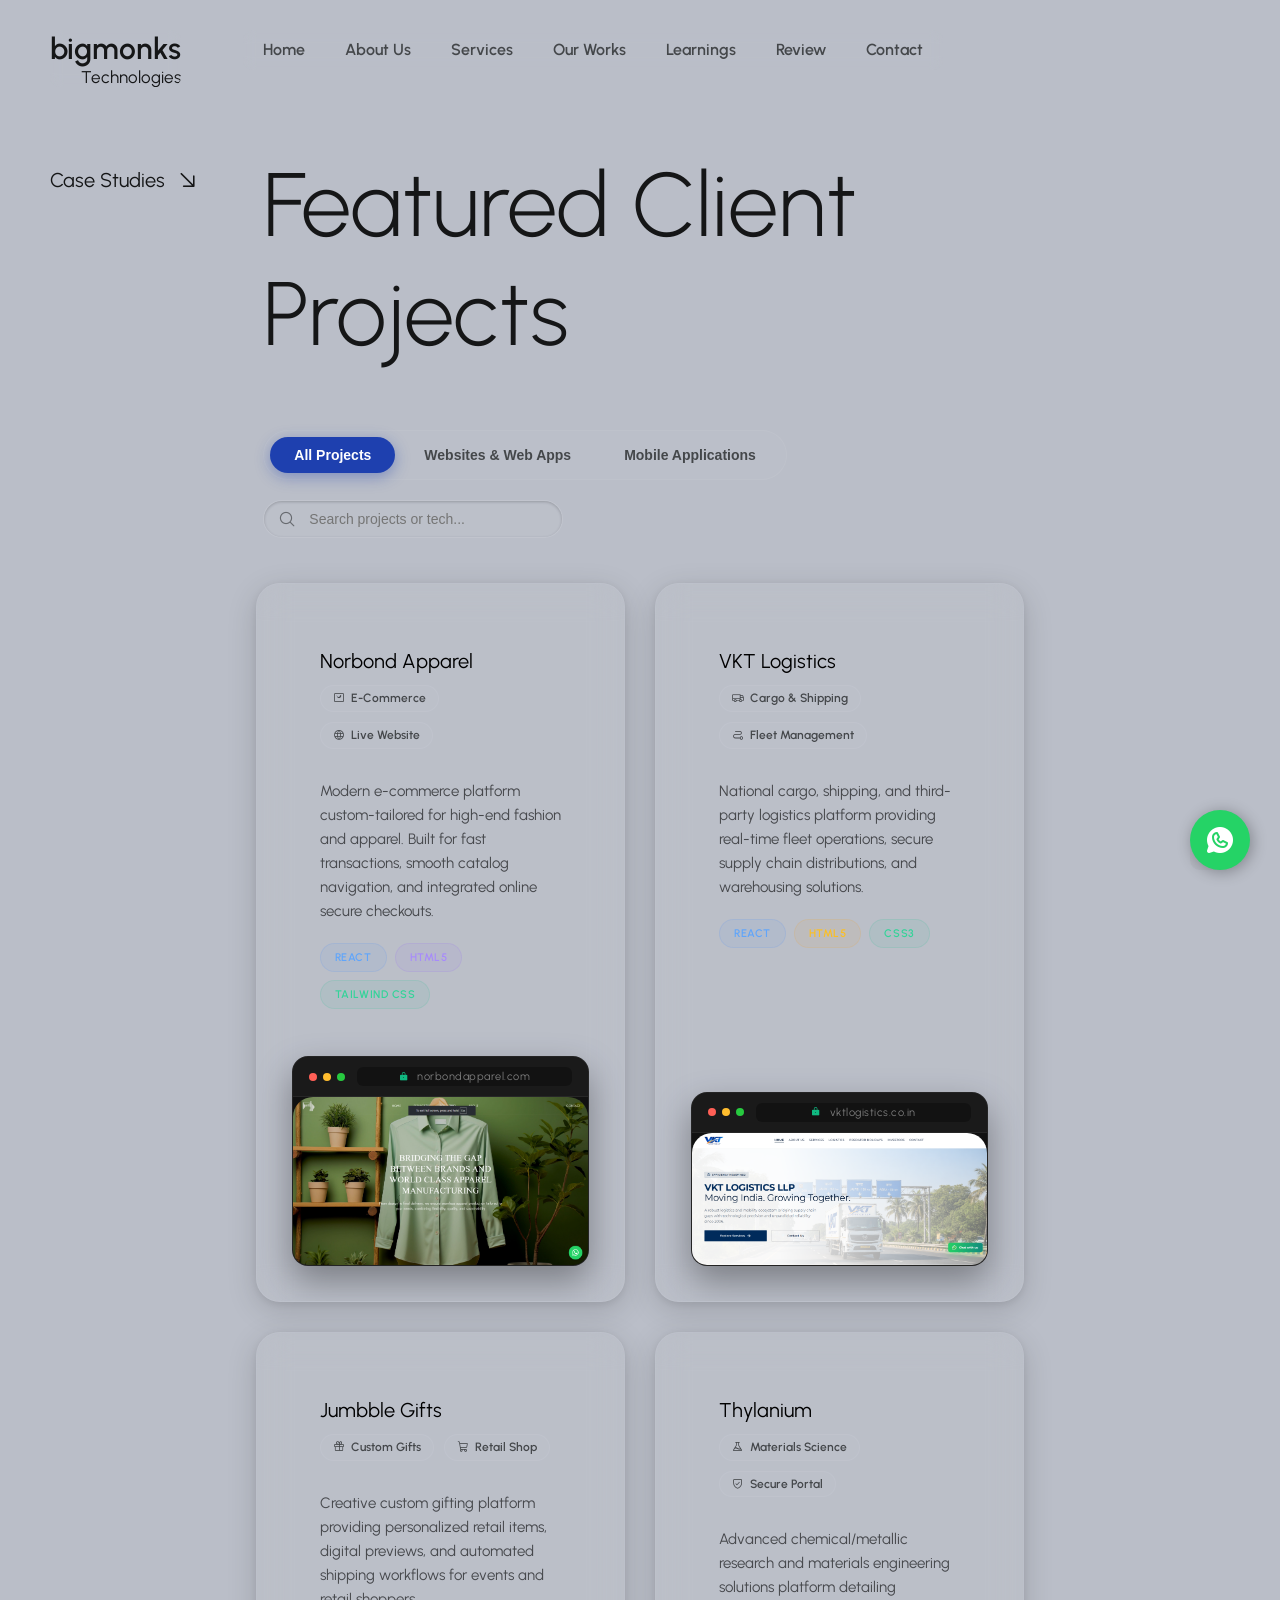
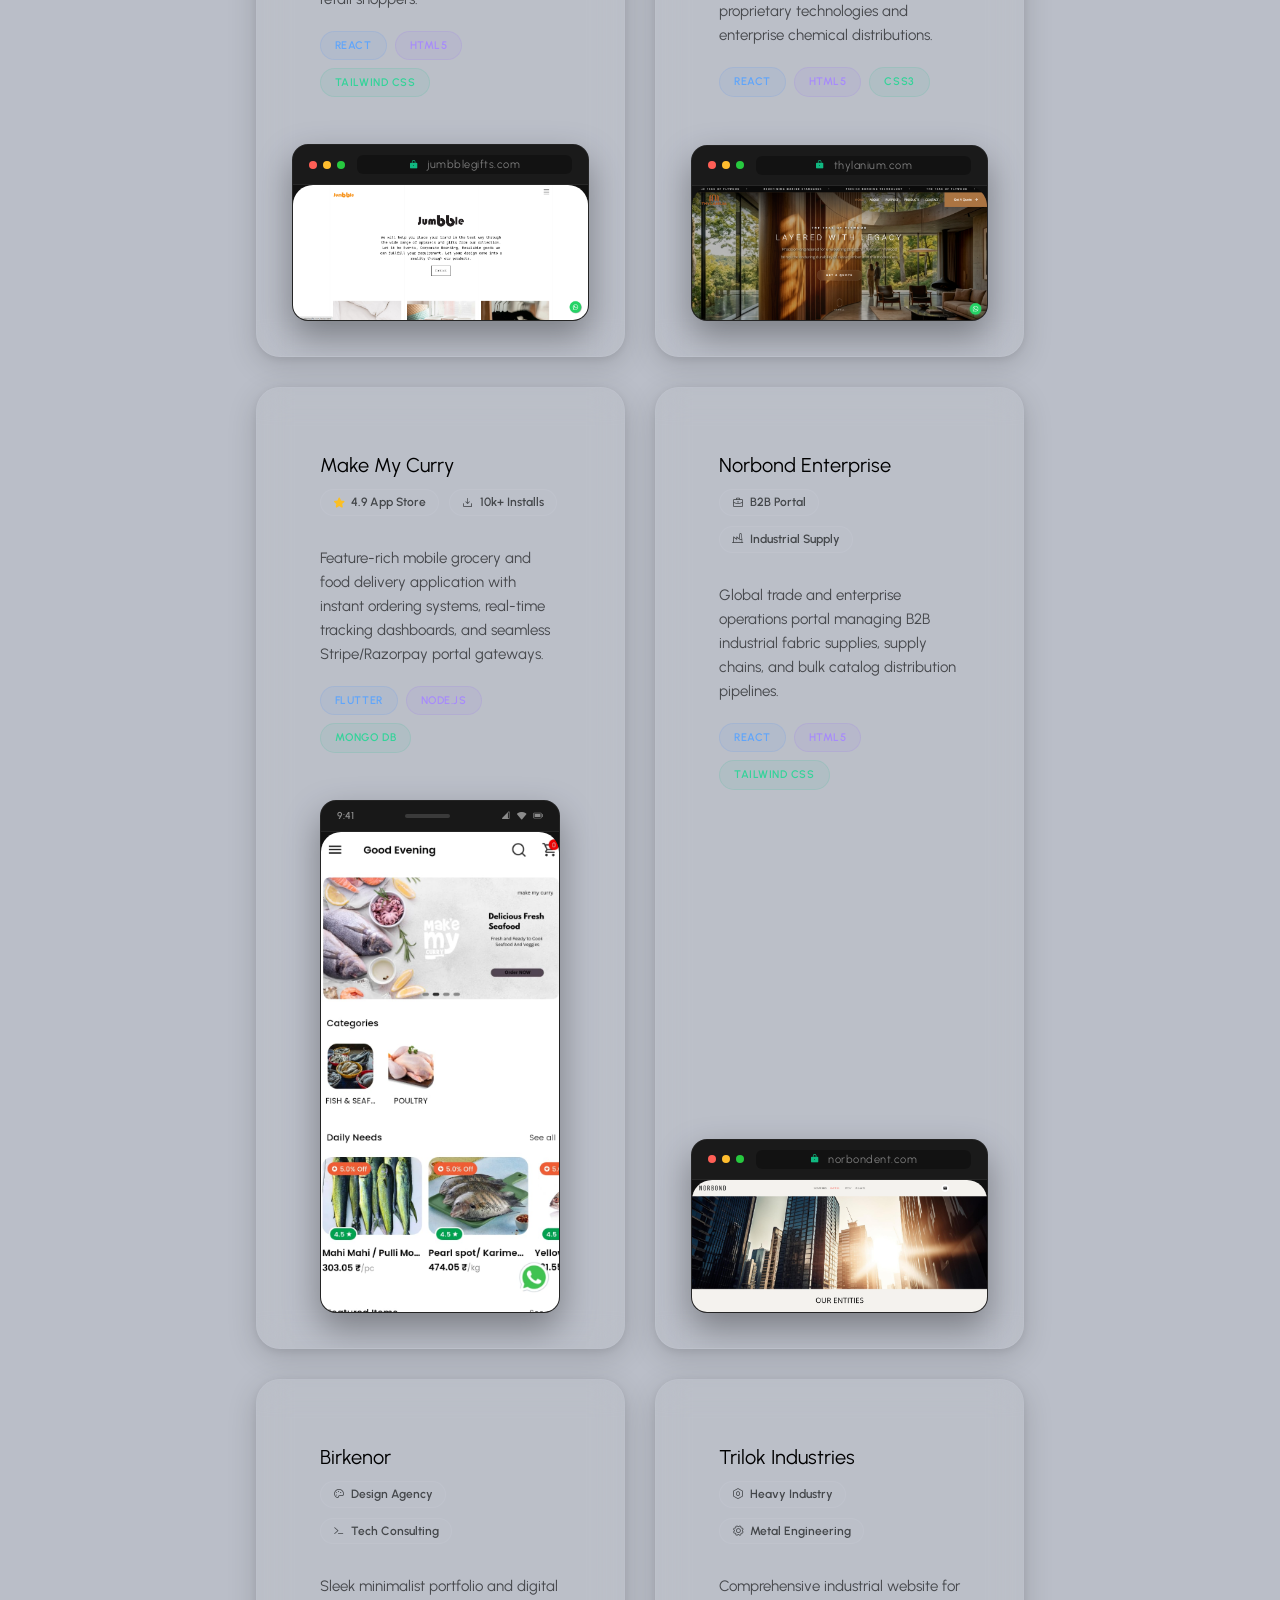
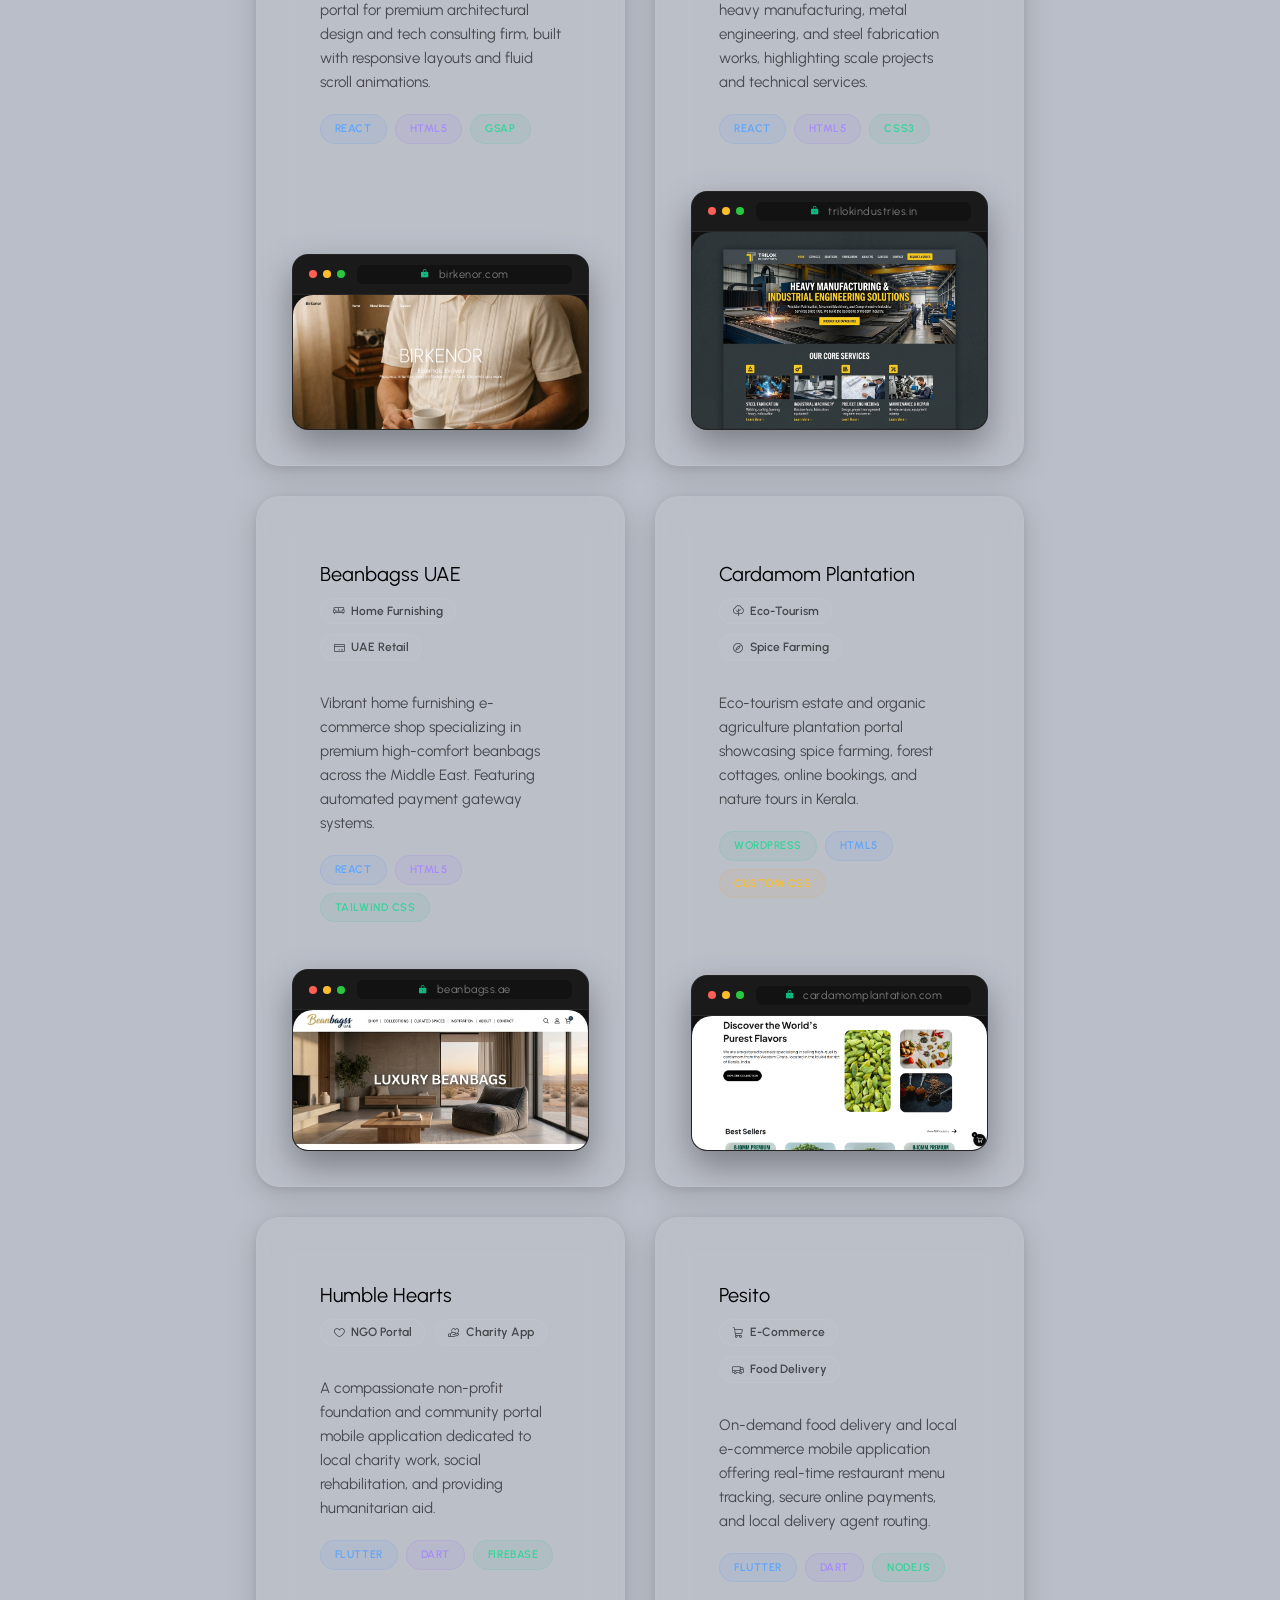
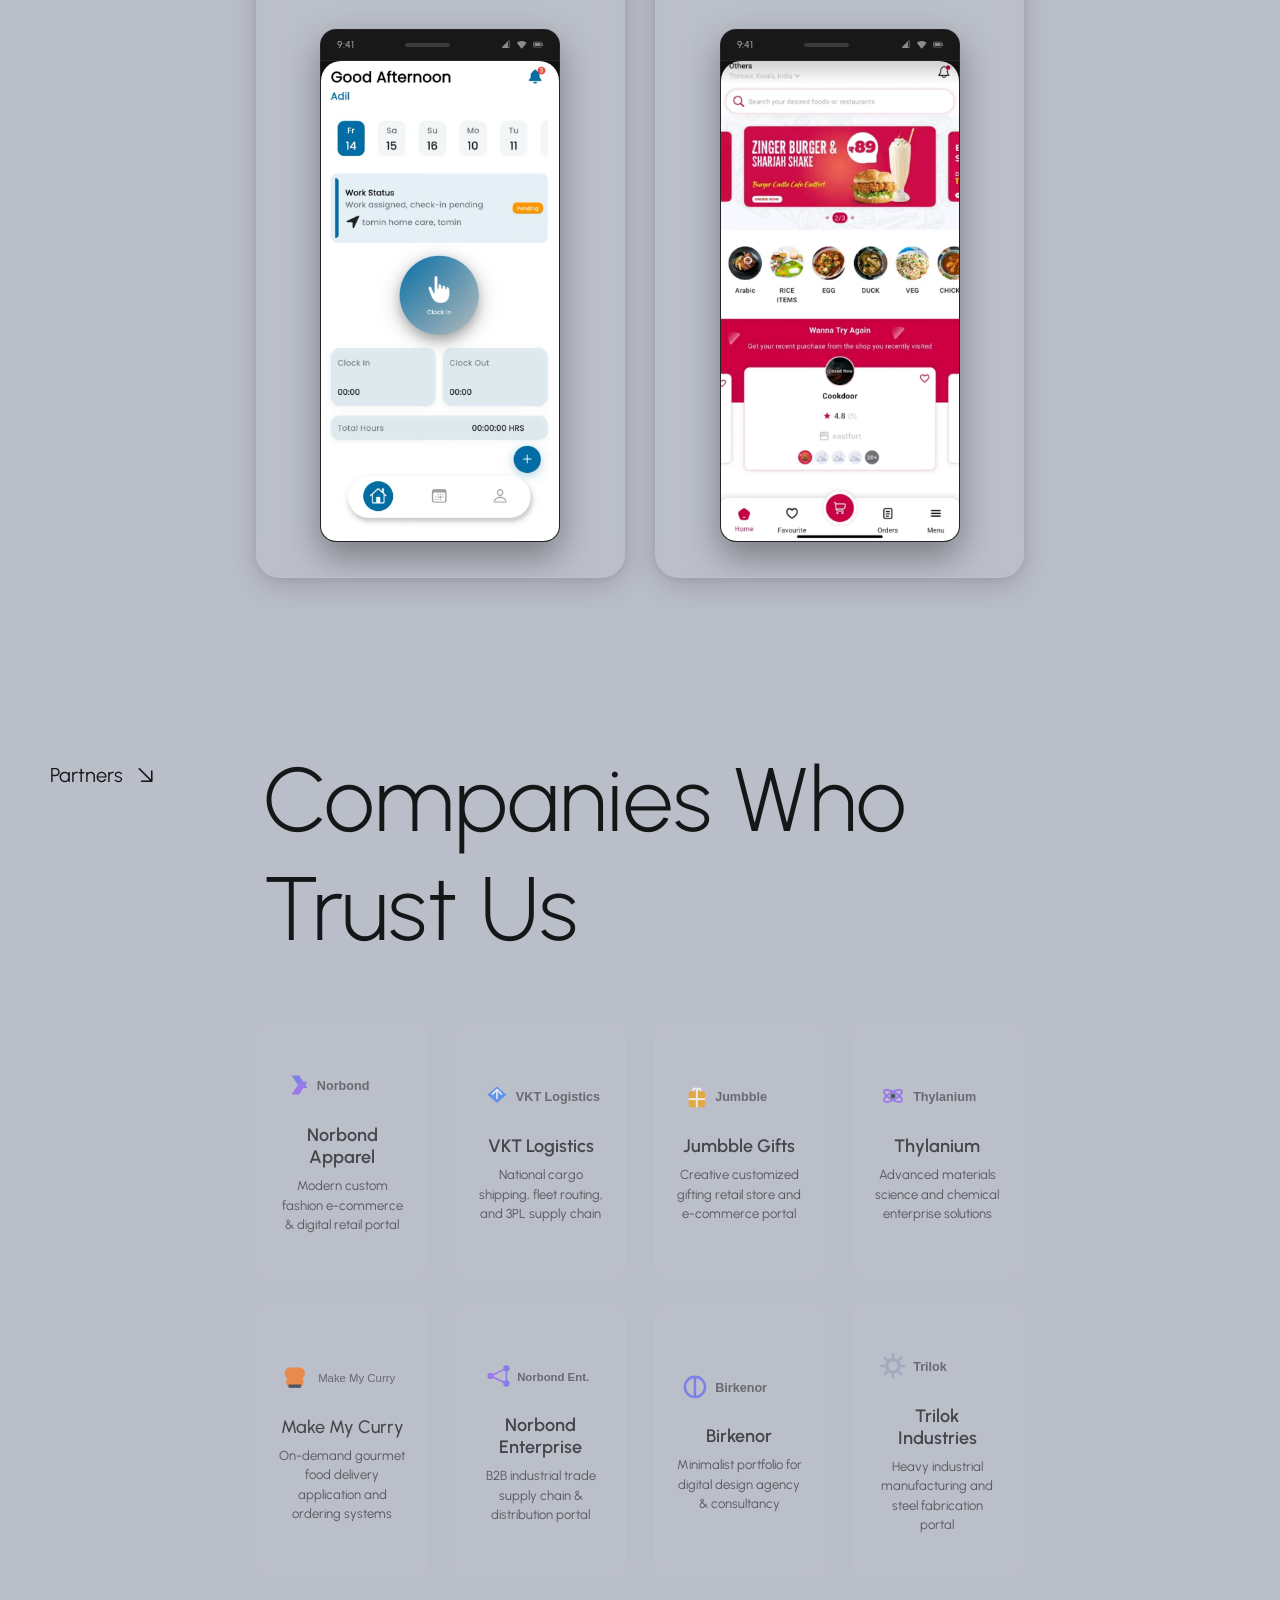
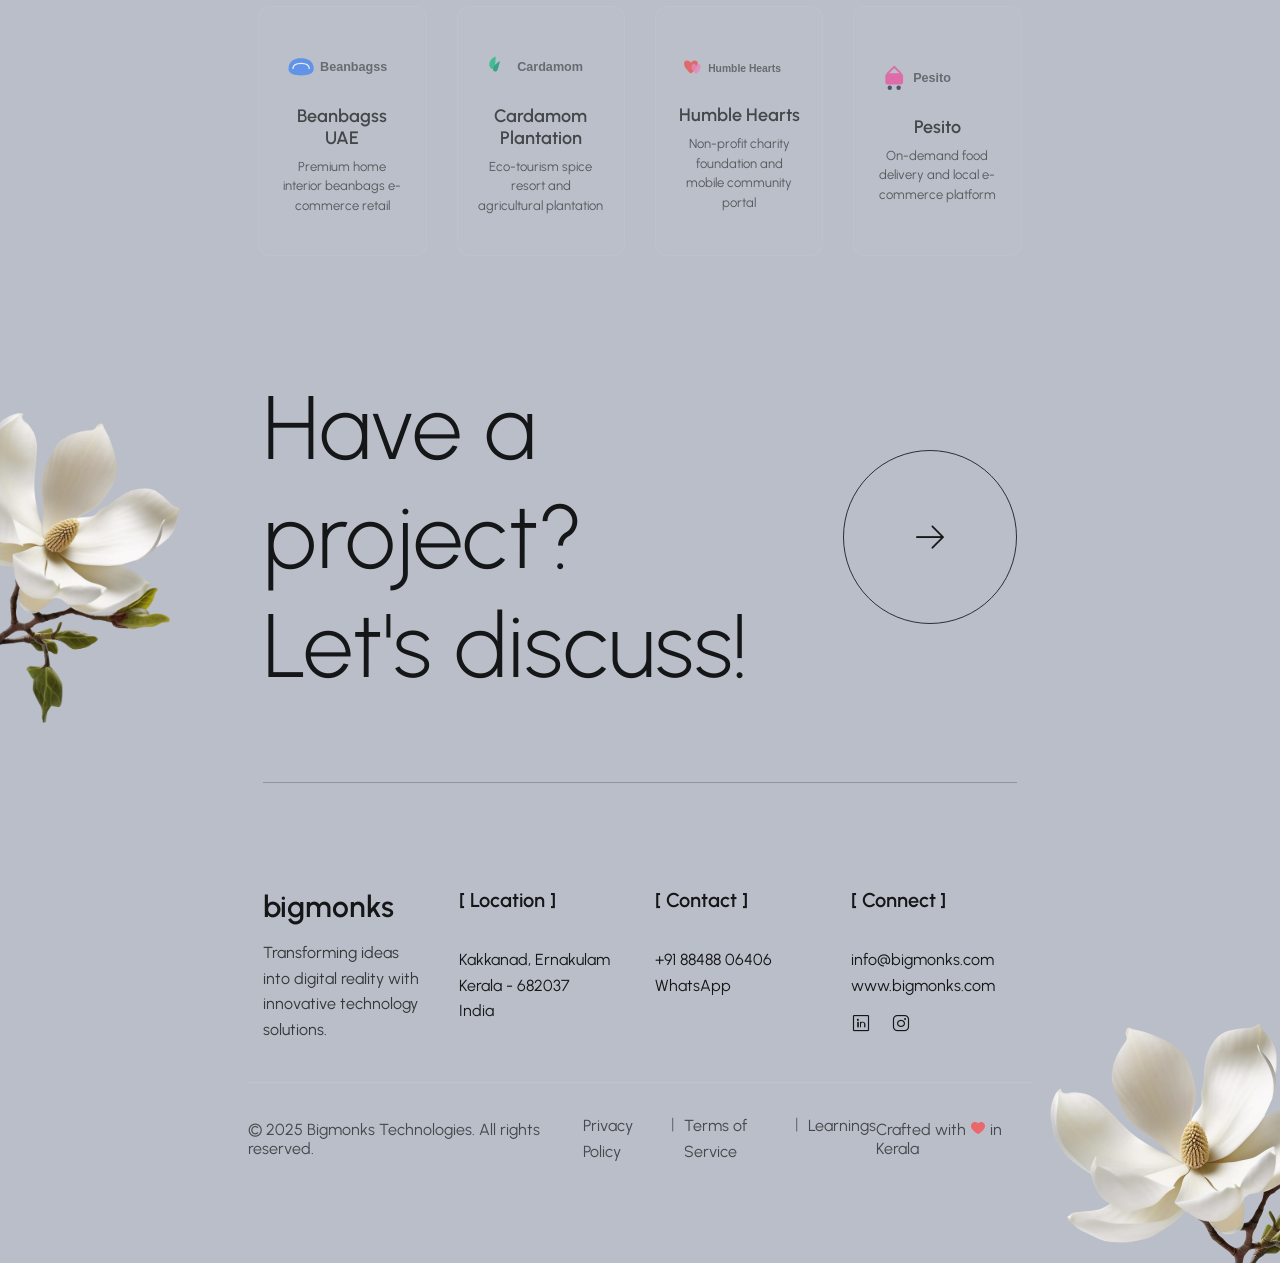
<file: works.html>
<!DOCTYPE html>
<html lang="en" dir="ltr">

<head>
  <meta charset="UTF-8">

  <!-- Primary Title - SEO optimized -->
  <title>Our Works & Clients | Bigmonks Technologies</title>

  <!-- Enhanced Meta Description -->
  <meta name="description"
    content="Explore the portfolio of Bigmonks Technologies. Showcasing our successful custom web development, mobile applications, cloud deployments, and IT consulting projects for global clients.">

  <!-- Comprehensive Keywords -->
  <meta name="keywords"
    content="Bigmonks portfolio, Bigmonks works, software projects Kerala, app development portfolio, web development showcases, client logo list, software case studies, Flutter projects, React websites">
  <meta name="author" content="Bigmonks Technologies">

  <!-- Viewport and Compatibility -->
  <meta http-equiv="X-UA-Compatible" content="IE=edge">
  <meta name="viewport" content="width=device-width, initial-scale=1, maximum-scale=5">

  <!-- Favicon & Icons -->
  <link rel="icon" href="img/favicon/favicon.ico?v=2" sizes="any">
  <link rel="icon" href="img/favicon/icon.svg?v=2" type="image/svg+xml">
  <link rel="apple-touch-icon" href="img/favicon/apple-touch-icon.png?v=2">
  <link rel="manifest" href="img/favicon/manifest.webmanifest">

  <!-- Template Styles Start -->
  <link rel="stylesheet" type="text/css" href="css/loaders/loader.css">
  <link rel="stylesheet" type="text/css" href="css/plugins.css">
  <link rel="stylesheet" type="text/css" href="css/main.css">
  <!-- Template Styles End -->

  <!-- Enhanced Browser Color -->
  <meta name="theme-color" media="(prefers-color-scheme: light)" content="#1E40AF">
  <meta name="theme-color" media="(prefers-color-scheme: dark)" content="#1E40AF">

  <!-- Preconnect to Fonts -->
  <link rel="preconnect" href="https://fonts.googleapis.com">
  <link rel="preconnect" href="https://fonts.gstatic.com" crossorigin>

  <!-- WhatsApp Button Styles -->
  <style>
    .whatsapp-float {
      position: fixed;
      width: 60px;
      height: 60px;
      bottom: 30px;
      right: 30px;
      background-color: #25d366;
      color: #FFF;
      border-radius: 50px;
      text-align: center;
      font-size: 32px;
      box-shadow: 2px 2px 15px rgba(0, 0, 0, 0.3);
      z-index: 9999;
      display: flex;
      align-items: center;
      justify-content: center;
      transition: all 0.3s ease;
      animation: pulse-whatsapp 2s infinite;
    }

    .whatsapp-float:hover {
      background-color: #128c7e;
      transform: scale(1.1);
      box-shadow: 2px 2px 25px rgba(0, 0, 0, 0.4);
      animation: none;
    }

    .whatsapp-tooltip {
      position: absolute;
      right: 70px;
      background-color: #128c7e;
      color: white;
      padding: 8px 15px;
      border-radius: 20px;
      font-size: 14px;
      white-space: nowrap;
      opacity: 0;
      pointer-events: none;
      transition: opacity 0.3s ease;
      font-weight: 500;
    }

    .whatsapp-float:hover .whatsapp-tooltip {
      opacity: 1;
    }

    @keyframes pulse-whatsapp {
      0% {
        box-shadow: 0 0 0 0 rgba(37, 211, 102, 0.7);
      }

      70% {
        box-shadow: 0 0 0 15px rgba(37, 211, 102, 0);
      }

      100% {
        box-shadow: 0 0 0 0 rgba(37, 211, 102, 0);
      }
    }

    /* Client Grid Styling */
    .client-logo-card {
      background: rgba(255, 255, 255, 0.02);
      border: 1px solid rgba(255, 255, 255, 0.05);
      border-radius: 12px;
      padding: 40px 20px;
      text-align: center;
      transition: all 0.4s cubic-bezier(0.165, 0.84, 0.44, 1);
      height: 100%;
      display: flex;
      flex-direction: column;
      justify-content: center;
      align-items: center;
    }

    [color-scheme=light] .client-logo-card {
      background: rgba(0, 0, 0, 0.02);
      border-color: rgba(0, 0, 0, 0.05);
    }

    .client-logo-card:hover {
      transform: translateY(-8px);
      background: rgba(255, 255, 255, 0.05);
      border-color: rgba(99, 102, 241, 0.4);
      box-shadow: 0 10px 30px rgba(0, 0, 0, 0.2);
    }

    [color-scheme=light] .client-logo-card:hover {
      background: rgba(0, 0, 0, 0.04);
      border-color: rgba(30, 64, 175, 0.3);
    }

    .client-logo-card svg {
      max-height: 50px;
      width: auto;
      margin-bottom: 20px;
      transition: all 0.3s ease;
      opacity: 0.7;
    }

    .client-logo-card:hover svg {
      opacity: 1;
      transform: scale(1.05);
    }

    .client-title {
      font-size: 18px;
      font-weight: 600;
      margin-bottom: 8px;
      color: var(--text-color);
    }

    .client-desc {
      font-size: 13px;
      line-height: 1.5;
      opacity: 0.6;
    }

    /* Inline client logo styles */
    .logo-svg-path {
      fill: currentColor;
    }

    /* Filter Buttons Styling */
    .filter-buttons {
      margin-top: 20px;
      background: rgba(255, 255, 255, 0.02);
      border: 1px solid rgba(255, 255, 255, 0.05);
      padding: 6px;
      border-radius: 40px;
      display: inline-flex;
    }

    [color-scheme=light] .filter-buttons {
      background: rgba(0, 0, 0, 0.02);
      border-color: rgba(0, 0, 0, 0.05);
    }

    .btn-filter {
      background: transparent;
      border: none;
      color: var(--t-medium);
      padding: 10px 24px;
      border-radius: 30px;
      font-size: 14px;
      font-weight: 600;
      cursor: pointer;
      transition: all 0.3s cubic-bezier(0.165, 0.84, 0.44, 1);
    }

    .btn-filter:hover {
      color: var(--t-bright);
      background: rgba(255, 255, 255, 0.03);
    }

    [color-scheme=light] .btn-filter:hover {
      background: rgba(0, 0, 0, 0.03);
    }

    .btn-filter.active {
      background: #1E40AF;
      color: #FFFFFF;
      border-color: #3B82F6;
      box-shadow: 0 4px 15px rgba(30, 64, 175, 0.4);
    }

    /* Cards filtering animation */
    #works-showcase .cards__item {
      overflow: visible !important;
      transition: opacity 0.4s cubic-bezier(0.165, 0.84, 0.44, 1), transform 0.4s cubic-bezier(0.165, 0.84, 0.44, 1);
    }

    /* Fix top padding of works-showcase to clear fixed header since we removed hero section */
    #works-showcase.inner-stack-bottom {
      padding-top: 150px !important;
    }
    @media only screen and (max-width: 991px) {
      #works-showcase.inner-stack-bottom {
        padding-top: 120px !important;
      }
    }

    /* Showcase Cards Premium Revamp */
    #works-showcase .cards__card {
      background: rgba(255, 255, 255, 0.015) !important;
      backdrop-filter: blur(16px);
      -webkit-backdrop-filter: blur(16px);
      border: 1px solid rgba(255, 255, 255, 0.04) !important;
      border-radius: 24px !important;
      padding: 35px !important;
      overflow: hidden;
      position: relative;
      transition: transform 0.6s cubic-bezier(0.165, 0.84, 0.44, 1), border-color 0.5s ease, box-shadow 0.5s ease;
      box-shadow: 0 8px 30px rgba(0, 0, 0, 0.15), 0 2px 10px rgba(0, 0, 0, 0.08);
    }

    [color-scheme=light] #works-showcase .cards__card {
      background: rgba(0, 0, 0, 0.01) !important;
      border: 1px solid rgba(0, 0, 0, 0.05) !important;
      box-shadow: 0 8px 30px rgba(0, 0, 0, 0.03), 0 2px 10px rgba(0, 0, 0, 0.01);
    }

    /* Inner Spotlight Radial Gradient Glow */
    #works-showcase .cards__card::after {
      content: '';
      position: absolute;
      inset: 0;
      background: radial-gradient(600px circle at var(--mouse-x) var(--mouse-y), rgba(99, 102, 241, 0.07), transparent 80%);
      pointer-events: none;
      z-index: 0;
      opacity: 0;
      transition: opacity 0.5s ease;
    }

    [color-scheme=light] #works-showcase .cards__card::after {
      background: radial-gradient(600px circle at var(--mouse-x) var(--mouse-y), rgba(30, 64, 175, 0.04), transparent 80%);
    }

    #works-showcase .cards__card:hover::after {
      opacity: 1;
    }

    /* Outer Border Spotlight Gradient */
    #works-showcase .cards__card::before {
      content: '';
      position: absolute;
      inset: 0;
      border-radius: 24px;
      padding: 1px;
      background: radial-gradient(350px circle at var(--mouse-x) var(--mouse-y), rgba(99, 102, 241, 0.35), rgba(139, 92, 246, 0.1) 40%, transparent 80%);
      -webkit-mask: linear-gradient(#fff 0 0) content-box, linear-gradient(#fff 0 0);
      -webkit-mask-composite: xor;
      mask-composite: exclude;
      pointer-events: none;
      z-index: 2;
      opacity: 0;
      transition: opacity 0.5s ease;
    }

    [color-scheme=light] #works-showcase .cards__card::before {
      background: radial-gradient(350px circle at var(--mouse-x) var(--mouse-y), rgba(30, 64, 175, 0.25), rgba(59, 130, 246, 0.08) 40%, transparent 80%);
    }

    #works-showcase .cards__card:hover::before {
      opacity: 1;
    }

    #works-showcase .cards__card:hover {
      border-color: rgba(99, 102, 241, 0.25) !important;
      box-shadow: 
        0 20px 40px rgba(0, 0, 0, 0.3), 
        0 0 25px rgba(0, 0, 0, 0.15), 
        0 0 30px rgba(99, 102, 241, 0.08);
    }

    [color-scheme=light] #works-showcase .cards__card:hover {
      border-color: rgba(30, 64, 175, 0.2) !important;
      box-shadow: 
        0 20px 40px rgba(0, 0, 0, 0.1), 
        0 0 25px rgba(0, 0, 0, 0.05), 
        0 0 30px rgba(30, 64, 175, 0.04);
    }

    #works-showcase .cards__descr {
      z-index: 1;
      position: relative;
      margin-bottom: 25px;
    }

    #works-showcase .cards__title {
      font-size: 28px !important;
      font-weight: 700 !important;
      margin-bottom: 12px !important;
      display: flex;
      align-items: center;
      justify-content: space-between;
      color: var(--neutral-bright) !important;
      transition: color 0.3s ease;
    }



    .card-arrow {
      font-size: 22px;
      opacity: 0;
      transform: translate(-10px, 10px);
      transition: all 0.3s cubic-bezier(0.165, 0.84, 0.44, 1);
      color: #818cf8;
      display: inline-block;
    }

    [color-scheme=light] .card-arrow {
      color: #1e40af;
    }

    #works-showcase .cards__card:hover .card-arrow {
      opacity: 1;
      transform: translate(0, 0);
    }

    #works-showcase .cards__text {
      font-size: 15px !important;
      line-height: 1.6 !important;
      opacity: 0.7;
      margin-bottom: 20px;
    }

    /* Outcome Metric Badges */
    .card-stats {
      display: flex;
      gap: 10px;
      margin-bottom: 20px;
      flex-wrap: wrap;
    }

    .stat-pill {
      display: inline-flex;
      align-items: center;
      gap: 6px;
      background: rgba(255, 255, 255, 0.025);
      border: 1px solid rgba(255, 255, 255, 0.05);
      padding: 4px 12px;
      border-radius: 20px;
      font-size: 12px;
      font-weight: 600;
      color: var(--t-medium);
      transition: all 0.3s ease;
    }

    [color-scheme=light] .stat-pill {
      background: rgba(0, 0, 0, 0.02);
      border-color: rgba(0, 0, 0, 0.05);
    }



    /* Tag Styling */
    .tech-tag {
      padding: 6px 14px !important;
      border-radius: 30px !important;
      font-size: 11px !important;
      font-weight: 600 !important;
      letter-spacing: 0.05em;
      text-transform: uppercase;
      transition: all 0.3s ease;
      display: inline-block;
    }

    .tech-tag:hover {
      transform: translateY(-2px);
    }

    .tech-tag.tag-blue {
      background: rgba(59, 130, 246, 0.06) !important;
      color: #60a5fa !important;
      border: 1px solid rgba(59, 130, 246, 0.12) !important;
    }

    [color-scheme=light] .tech-tag.tag-blue {
      background: rgba(37, 99, 235, 0.05) !important;
      color: #2563eb !important;
      border: 1px solid rgba(37, 99, 235, 0.1) !important;
    }

    .tech-tag.tag-purple {
      background: rgba(139, 92, 246, 0.06) !important;
      color: #a78bfa !important;
      border: 1px solid rgba(139, 92, 246, 0.12) !important;
    }

    [color-scheme=light] .tech-tag.tag-purple {
      background: rgba(124, 58, 237, 0.05) !important;
      color: #7c3aed !important;
      border: 1px solid rgba(124, 58, 237, 0.1) !important;
    }

    .tech-tag.tag-green {
      background: rgba(16, 185, 129, 0.06) !important;
      color: #34d399 !important;
      border: 1px solid rgba(16, 185, 129, 0.12) !important;
    }

    [color-scheme=light] .tech-tag.tag-green {
      background: rgba(5, 150, 105, 0.05) !important;
      color: #059669 !important;
      border: 1px solid rgba(5, 150, 105, 0.1) !important;
    }

    .tech-tag.tag-orange {
      background: rgba(245, 158, 11, 0.06) !important;
      color: #fbbf24 !important;
      border: 1px solid rgba(245, 158, 11, 0.12) !important;
    }

    [color-scheme=light] .tech-tag.tag-orange {
      background: rgba(217, 119, 6, 0.05) !important;
      color: #d97706 !important;
      border: 1px solid rgba(217, 119, 6, 0.1) !important;
    }

    /* Device Mockup Styling */
    .mockup-frame {
      border-radius: 16px;
      overflow: hidden;
      background: #111;
      border: 1px solid rgba(255, 255, 255, 0.08);
      box-shadow: 0 15px 35px rgba(0, 0, 0, 0.35);
      margin-top: 25px;
      position: relative;
      z-index: 1;
      transition: border-color 0.4s ease, box-shadow 0.4s ease;
    }

    .device-mockup {
      max-width: 240px;
      margin-left: auto;
      margin-right: auto;
      width: 100%;
      margin-top: auto !important;
    }

    .device-mockup .cards__image {
      height: 480px;
      position: relative;
      overflow: hidden;
    }

    .device-mockup .cards__image img {
      width: 100% !important;
      height: 100% !important;
      object-fit: cover !important;
      object-position: top !important;
    }

    [color-scheme=light] .mockup-frame {
      background: #fff;
      border-color: rgba(0, 0, 0, 0.08);
      box-shadow: 0 15px 35px rgba(0, 0, 0, 0.08);
    }

    #works-showcase .cards__card:hover .mockup-frame {
      border-color: rgba(99, 102, 241, 0.25);
      box-shadow: 0 20px 45px rgba(99, 102, 241, 0.15), 0 10px 25px rgba(0, 0, 0, 0.4);
    }

    [color-scheme=light] #works-showcase .cards__card:hover .mockup-frame {
      border-color: rgba(30, 64, 175, 0.2);
      box-shadow: 0 20px 45px rgba(30, 64, 175, 0.08), 0 10px 25px rgba(0, 0, 0, 0.06);
    }

    /* Browser Mockup Header */
    .browser-header {
      background: rgba(255, 255, 255, 0.04);
      border-bottom: 1px solid rgba(255, 255, 255, 0.06);
      padding: 10px 16px;
      display: flex;
      align-items: center;
      gap: 12px;
    }

    [color-scheme=light] .browser-header {
      background: rgba(0, 0, 0, 0.02);
      border-bottom-color: rgba(0, 0, 0, 0.05);
    }

    .browser-dots {
      display: flex;
      gap: 6px;
    }

    .browser-dots .dot {
      width: 8px;
      height: 8px;
      border-radius: 50%;
    }

    .dot-red { background: #ff5f56; }
    .dot-yellow { background: #ffbd2e; }
    .dot-green { background: #27c93f; }

    .browser-address {
      background: rgba(0, 0, 0, 0.3);
      border-radius: 6px;
      padding: 3px 20px;
      font-size: 11px;
      color: rgba(255, 255, 255, 0.45);
      display: flex;
      align-items: center;
      gap: 6px;
      flex-grow: 1;
      max-width: 260px;
      margin: 0 auto;
      font-family: var(--_font-default);
      letter-spacing: 0.5px;
      justify-content: center;
    }

    [color-scheme=light] .browser-address {
      background: rgba(0, 0, 0, 0.05);
      color: rgba(0, 0, 0, 0.5);
    }

    /* Terminal Mockup Header */
    .terminal-header {
      background: rgba(10, 10, 10, 0.8);
      border-bottom: 1px solid rgba(255, 255, 255, 0.05);
      padding: 10px 16px;
      display: flex;
      align-items: center;
      gap: 12px;
    }

    [color-scheme=light] .terminal-header {
      background: rgba(240, 240, 240, 0.8);
      border-bottom-color: rgba(0, 0, 0, 0.05);
    }

    .terminal-title {
      font-size: 11px;
      font-family: monospace;
      color: rgba(255, 255, 255, 0.5);
      margin: 0 auto 0 0;
      letter-spacing: 0.5px;
    }

    [color-scheme=light] .terminal-title {
      color: rgba(0, 0, 0, 0.6);
    }

    /* Device Mockup Header (Mobile app) */
    .device-header {
      background: rgba(255, 255, 255, 0.03);
      border-bottom: 1px solid rgba(255, 255, 255, 0.06);
      padding: 8px 16px;
      display: flex;
      justify-content: space-between;
      align-items: center;
      font-size: 10px;
      color: rgba(255, 255, 255, 0.5);
    }

    [color-scheme=light] .device-header {
      background: rgba(0, 0, 0, 0.01);
      border-bottom-color: rgba(0, 0, 0, 0.04);
      color: rgba(0, 0, 0, 0.6);
    }

    .device-time {
      font-weight: 600;
      letter-spacing: 0.2px;
    }

    .device-speaker {
      width: 45px;
      height: 4px;
      background: rgba(255, 255, 255, 0.15);
      border-radius: 2px;
    }

    [color-scheme=light] .device-speaker {
      background: rgba(0, 0, 0, 0.1);
    }

    .device-icons {
      display: flex;
      gap: 6px;
      align-items: center;
    }

    /* Image zoom and transitions within mockups */
    #works-showcase .cards__image {
      overflow: hidden;
      z-index: 1;
      position: relative;
    }

    #works-showcase .cards__image img {
      transition: transform 1.2s cubic-bezier(0.165, 0.84, 0.44, 1) !important;
      width: 100%;
      height: auto;
      display: block;
    }

    #works-showcase .cards__card:hover .cards__image img {
      transform: scale(1.04);
    }

    /* Search box container & input */
    .search-box-container {
      position: relative;
      display: flex;
      align-items: center;
    }
    
    #project-search {
      width: 100%;
      padding: 10px 15px 10px 45px;
      background: rgba(255, 255, 255, 0.03);
      border: 1px solid rgba(255, 255, 255, 0.08);
      border-radius: 20px;
      color: #fff;
      font-size: 14px;
      outline: none;
      transition: all 0.3s ease;
      box-shadow: inset 0 1px 3px rgba(0, 0, 0, 0.2);
    }

    #project-search:focus {
      border-color: rgba(30, 64, 175, 0.5) !important;
      background: rgba(255, 255, 255, 0.06) !important;
      box-shadow: 0 0 15px rgba(30, 64, 175, 0.2) !important;
    }

    [color-scheme=light] #project-search {
      background: rgba(0, 0, 0, 0.02);
      border: 1px solid rgba(0, 0, 0, 0.08);
      color: #333;
    }

    [color-scheme=light] #project-search:focus {
      border-color: rgba(30, 64, 175, 0.5) !important;
      background: rgba(0, 0, 0, 0.04) !important;
      box-shadow: 0 0 15px rgba(30, 64, 175, 0.1) !important;
    }
  </style>
</head>

<body>

  <!-- Loader Start -->
  <div id="loader" class="loader">
    <div class="loader__wrapper">
      <div class="loader__content">
        <div class="loader__count">
          <span class="count__text">0</span>
          <span class="count__percent">%</span>
        </div>
      </div>
    </div>
  </div>
  <!-- Loader End -->

  <!-- Header Start -->
  <header id="header" class="header d-flex justify-content-center loading__fade">
    <!-- Navigation Menu Start -->
    <div class="header__navigation d-flex justify-content-start">
      <nav id="menu" class="menu">
        <ul class="menu__list d-flex justify-content-start">
          <li class="menu__item">
            <a class="menu__link btn nav-link" href="index.html#home">
              <span class="menu__caption">Home</span>
              <i class="ph ph-squares-four"></i>
            </a>
          </li>
          <li class="menu__item">
            <a class="menu__link btn nav-link" href="index.html#about">
              <span class="menu__caption">About Us</span>
              <i class="ph ph-user"></i>
            </a>
          </li>
          <li class="menu__item">
            <a class="menu__link btn nav-link" href="index.html#services">
              <span class="menu__caption">Services</span>
              <i class="ph ph-sticker"></i>
            </a>
          </li>
          <li class="menu__item">
            <a class="menu__link btn nav-link" href="#works-showcase">
              <span class="menu__caption">Our Works</span>
              <i class="ph ph-briefcase"></i>
            </a>
          </li>
          <li class="menu__item">
            <a class="menu__link btn nav-link" href="learnings/index.html">
              <span class="menu__caption">Learnings</span>
              <i class="ph ph-graduation-cap"></i>
            </a>
          </li>
          <li class="menu__item">
            <a class="menu__link btn nav-link" href="index.html#resume">
              <span class="menu__caption">Review</span>
              <i class="ph ph-article"></i>
            </a>
          </li>
          <li class="menu__item">
            <a class="menu__link btn nav-link" href="index.html#contact">
              <span class="menu__caption">Contact</span>
              <i class="ph ph-envelope"></i>
            </a>
          </li>
        </ul>
      </nav>
    </div>
  </header>
  <!-- Header End -->

  <!-- Fixed Logo Start -->
  <div class="logo loading__fade">
    <a href="index.html" class="logo__link" style="display: block;">
      <div class="logo-text" style="font-size: 30px;">bigmonks</div>
      <div class="logo-subtext" style="font-size: 17px; text-align: right;">Technologies</div>
    </a>
  </div>
  <!-- Fixed Logo End -->

  <!-- Floating WhatsApp Button -->
  <a href="https://wa.me/918848806406?text=Hi%20Bigmonks%20Technologies!%20I'm%20interested%20in%20your%20services."
    class="whatsapp-float" target="_blank" rel="noopener noreferrer" aria-label="Chat on WhatsApp">
    <i class="ph-fill ph-whatsapp-logo"></i>
    <span class="whatsapp-tooltip">Chat with us</span>
  </a>

  <!-- Page Content Start -->
  <main id="page-content" class="page-content">



    <!-- Section - Works Showcase - Start -->
    <section id="works-showcase" class="inner inner-stack-bottom no-padding-top portfolio">
      <div class="inner__wrapper">
        <div class="container-fluid p-0">
          <div class="row g-0">

            <div class="col-12 col-xl-2">
              <div class="inner__name">
                <div class="content__block name-block">
                  <span class="section-name icon-right animate-in-up">
                    <span class="section-name-caption">Case Studies</span>
                    <i class="ph ph-arrow-down-right"></i>
                  </span>
                </div>
              </div>
            </div>

            <div class="col-12 col-xl-8">
              <div class="inner__content">

                <!-- Section Title -->
                <div class="content__block section-grid-title">
                  <div class="block__descr">
                    <h2 class="reveal-type animate-in-up">Featured Client<br>Projects</h2>
                  </div>
                </div>

                <!-- Portfolio Filter Buttons & Search -->
                <div class="content__block animate-in-up" style="margin: 30px 0 45px 0; display: flex; justify-content: space-between; align-items: center; gap: 20px; flex-wrap: wrap;">
                  <div class="filter-buttons d-flex justify-content-start align-items-center gap-2 flex-wrap">
                    <button class="btn-filter active" data-filter="all">All Projects</button>
                    <button class="btn-filter" data-filter="web">Websites & Web Apps</button>
                    <button class="btn-filter" data-filter="app">Mobile Applications</button>
                  </div>
                  <div class="search-box-container" style="max-width: 300px; width: 100%;">
                    <div style="position: relative; display: flex; align-items: center; width: 100%;">
                      <i class="ph ph-magnifying-glass" style="position: absolute; left: 15px; color: var(--t-medium); opacity: 0.7; font-size: 18px;"></i>
                      <input type="text" id="project-search" placeholder="Search projects or tech...">
                    </div>
                  </div>
                </div>

                <!-- Showcase Cards Grid -->
                <div class="content__block grid-block">
                  <div class="container-fluid p-0">
                    <div class="row gx-4 gy-5 align-items-stretch cards">

                      <!-- Case Study 1 - Norbond Apparel -->
                      <div class="col-12 col-md-6 cards__item grid-item animate-card-2" data-category="web">
                        <div class="cards__card d-flex flex-column" style="height: 100%;">
                          <div class="cards__descr">
                            <h3 class="cards__title animate-in-up">
                              <a href="https://norbondapparel.com/" target="_blank" rel="noopener noreferrer" style="color: inherit; text-decoration: none;">
                                <span>Norbond Apparel</span>
                                <i class="ph ph-arrow-up-right card-arrow"></i>
                              </a>
                            </h3>
                            <div class="card-stats animate-in-up">
                              <span class="stat-pill"><i class="ph ph-shopping-bag"></i> E-Commerce</span>
                              <span class="stat-pill"><i class="ph ph-globe"></i> Live Website</span>
                            </div>
                            <p class="cards__text type-basic-160lh animate-in-up">
                              Modern e-commerce platform custom-tailored for high-end fashion and apparel. Built for fast transactions, smooth catalog navigation, and integrated online secure checkouts.
                            </p>
                            <div style="margin-top: 15px; display: flex; gap: 8px; flex-wrap: wrap;">
                              <span class="tech-tag tag-blue">React</span>
                              <span class="tech-tag tag-purple">HTML5</span>
                              <span class="tech-tag tag-green">Tailwind CSS</span>
                            </div>
                          </div>
                          <a href="https://norbondapparel.com/" target="_blank" rel="noopener noreferrer" class="mockup-frame browser-mockup animate-in-up" style="margin-top: auto; display: block; text-decoration: none;">
                            <div class="browser-header">
                              <div class="browser-dots">
                                <span class="dot dot-red"></span>
                                <span class="dot dot-yellow"></span>
                                <span class="dot dot-green"></span>
                              </div>
                              <div class="browser-address">
                                <i class="ph-fill ph-lock" style="font-size: 10px; color: #10B981; margin-right: 2px;"></i>
                                norbondapparel.com
                              </div>
                            </div>
                            <div class="cards__image">
                              <img src="images/our clients/Norbond Apparel.png" alt="Norbond Apparel website mockup">
                            </div>
                          </a>
                        </div>
                      </div>

                      <!-- Case Study 2 - VKT Logistics -->
                      <div class="col-12 col-md-6 cards__item grid-item animate-card-2" data-category="web">
                        <div class="cards__card d-flex flex-column" style="height: 100%;">
                          <div class="cards__descr">
                            <h3 class="cards__title animate-in-up">
                              <a href="https://vktlogistics.co.in/" target="_blank" rel="noopener noreferrer" style="color: inherit; text-decoration: none;">
                                <span>VKT Logistics</span>
                                <i class="ph ph-arrow-up-right card-arrow"></i>
                              </a>
                            </h3>
                            <div class="card-stats animate-in-up">
                              <span class="stat-pill"><i class="ph ph-truck"></i> Cargo & Shipping</span>
                              <span class="stat-pill"><i class="ph ph-path"></i> Fleet Management</span>
                            </div>
                            <p class="cards__text type-basic-160lh animate-in-up">
                              National cargo, shipping, and third-party logistics platform providing real-time fleet operations, secure supply chain distributions, and warehousing solutions.
                            </p>
                            <div style="margin-top: 15px; display: flex; gap: 8px; flex-wrap: wrap;">
                              <span class="tech-tag tag-blue">React</span>
                              <span class="tech-tag tag-orange">HTML5</span>
                              <span class="tech-tag tag-green">CSS3</span>
                            </div>
                          </div>
                          <a href="https://vktlogistics.co.in/" target="_blank" rel="noopener noreferrer" class="mockup-frame browser-mockup animate-in-up" style="margin-top: auto; display: block; text-decoration: none;">
                            <div class="browser-header">
                              <div class="browser-dots">
                                <span class="dot dot-red"></span>
                                <span class="dot dot-yellow"></span>
                                <span class="dot dot-green"></span>
                              </div>
                              <div class="browser-address">
                                <i class="ph-fill ph-lock" style="font-size: 10px; color: #10B981; margin-right: 2px;"></i>
                                vktlogistics.co.in
                              </div>
                            </div>
                            <div class="cards__image">
                              <img src="images/our clients/vkt.png" alt="VKT Logistics website mockup">
                            </div>
                          </a>
                        </div>
                      </div>

                      <!-- Case Study 3 - Jumbble Gifts -->
                      <div class="col-12 col-md-6 cards__item grid-item animate-card-2" data-category="web">
                        <div class="cards__card d-flex flex-column" style="height: 100%;">
                          <div class="cards__descr">
                            <h3 class="cards__title animate-in-up">
                              <a href="https://jumbblegifts.com/" target="_blank" rel="noopener noreferrer" style="color: inherit; text-decoration: none;">
                                <span>Jumbble Gifts</span>
                                <i class="ph ph-arrow-up-right card-arrow"></i>
                              </a>
                            </h3>
                            <div class="card-stats animate-in-up">
                              <span class="stat-pill"><i class="ph ph-gift"></i> Custom Gifts</span>
                              <span class="stat-pill"><i class="ph ph-shopping-cart"></i> Retail Shop</span>
                            </div>
                            <p class="cards__text type-basic-160lh animate-in-up">
                              Creative custom gifting platform providing personalized retail items, digital previews, and automated shipping workflows for events and retail shoppers.
                            </p>
                            <div style="margin-top: 15px; display: flex; gap: 8px; flex-wrap: wrap;">
                              <span class="tech-tag tag-blue">React</span>
                              <span class="tech-tag tag-purple">HTML5</span>
                              <span class="tech-tag tag-green">Tailwind CSS</span>
                            </div>
                          </div>
                          <a href="https://jumbblegifts.com/" target="_blank" rel="noopener noreferrer" class="mockup-frame browser-mockup animate-in-up" style="margin-top: auto; display: block; text-decoration: none;">
                            <div class="browser-header">
                              <div class="browser-dots">
                                <span class="dot dot-red"></span>
                                <span class="dot dot-yellow"></span>
                                <span class="dot dot-green"></span>
                              </div>
                              <div class="browser-address">
                                <i class="ph-fill ph-lock" style="font-size: 10px; color: #10B981; margin-right: 2px;"></i>
                                jumbblegifts.com
                              </div>
                            </div>
                            <div class="cards__image">
                              <img src="images/our clients/Jumbble Gifts.png" alt="Jumbble Gifts website mockup">
                            </div>
                          </a>
                        </div>
                      </div>

                      <!-- Case Study 4 - Thylanium -->
                      <div class="col-12 col-md-6 cards__item grid-item animate-card-2" data-category="web">
                        <div class="cards__card d-flex flex-column" style="height: 100%;">
                          <div class="cards__descr">
                            <h3 class="cards__title animate-in-up">
                              <a href="https://www.thylanium.com/" target="_blank" rel="noopener noreferrer" style="color: inherit; text-decoration: none;">
                                <span>Thylanium</span>
                                <i class="ph ph-arrow-up-right card-arrow"></i>
                              </a>
                            </h3>
                            <div class="card-stats animate-in-up">
                              <span class="stat-pill"><i class="ph ph-flask"></i> Materials Science</span>
                              <span class="stat-pill"><i class="ph ph-shield-check"></i> Secure Portal</span>
                            </div>
                            <p class="cards__text type-basic-160lh animate-in-up">
                              Advanced chemical/metallic research and materials engineering solutions platform detailing proprietary technologies and enterprise chemical distributions.
                            </p>
                            <div style="margin-top: 15px; display: flex; gap: 8px; flex-wrap: wrap;">
                              <span class="tech-tag tag-blue">React</span>
                              <span class="tech-tag tag-purple">HTML5</span>
                              <span class="tech-tag tag-green">CSS3</span>
                            </div>
                          </div>
                          <a href="https://www.thylanium.com/" target="_blank" rel="noopener noreferrer" class="mockup-frame browser-mockup animate-in-up" style="margin-top: auto; display: block; text-decoration: none;">
                            <div class="browser-header">
                              <div class="browser-dots">
                                <span class="dot dot-red"></span>
                                <span class="dot dot-yellow"></span>
                                <span class="dot dot-green"></span>
                              </div>
                              <div class="browser-address">
                                <i class="ph-fill ph-lock" style="font-size: 10px; color: #10B981; margin-right: 2px;"></i>
                                thylanium.com
                              </div>
                            </div>
                            <div class="cards__image">
                              <img src="images/our clients/Thylanium.png" alt="Thylanium website mockup">
                            </div>
                          </a>
                        </div>
                      </div>

                      <!-- Case Study 5 - Make My Curry -->
                      <div class="col-12 col-md-6 cards__item grid-item animate-card-2" data-category="app">
                        <div class="cards__card d-flex flex-column" style="height: 100%;">
                          <div class="cards__descr">

                             <h3 class="cards__title animate-in-up">
                              <a href="https://humblehearts.org/" target="_blank" rel="noopener noreferrer" style="color: inherit; text-decoration: none;">
                                <span>Make My Curry</span>
                                <i class="ph ph-arrow-up-right card-arrow"></i>
                              </a>
                            </h3>
                            <!-- <h3 class="cards__title animate-in-up">
                              <span>Make My Curry</span>
                              <i class="ph ph-arrow-up-right card-arrow"></i>
                            </h3> -->
                            <div class="card-stats animate-in-up">
                              <span class="stat-pill"><i class="ph-fill ph-star" style="color: #fbbf24;"></i> 4.9 App Store</span>
                              <span class="stat-pill"><i class="ph ph-download-simple"></i> 10k+ Installs</span>
                            </div>
                            <p class="cards__text type-basic-160lh animate-in-up">
                              Feature-rich mobile grocery and food delivery application with instant ordering systems,
                              real-time tracking dashboards, and seamless Stripe/Razorpay portal gateways.
                            </p>
                            <div style="margin-top: 15px; display: flex; gap: 8px; flex-wrap: wrap;">
                              <span class="tech-tag tag-blue">Flutter</span>
                              <span class="tech-tag tag-purple">Node.js</span>
                              <span class="tech-tag tag-green">Mongo DB</span>
                            </div>
                          </div>
                          <div class="mockup-frame device-mockup animate-in-up">
                            <div class="device-header">
                              <span class="device-time">9:41</span>
                              <span class="device-speaker"></span>
                              <span class="device-icons">
                                <i class="ph-fill ph-cell-signal-high"></i>
                                <i class="ph-fill ph-wifi-high"></i>
                                <i class="ph-fill ph-battery-full"></i>
                              </span>
                            </div>
                            <div class="cards__image">
                              <img src="images/our clients/New Make My Curry Pink.png" alt="Make My Curry app mockup">
                            </div>
                          </div>
                        </div>
                      </div>

                      <!-- Case Study 6 - Norbond Enterprise -->
                      <div class="col-12 col-md-6 cards__item grid-item animate-card-2" data-category="web">
                        <div class="cards__card d-flex flex-column" style="height: 100%;">
                          <div class="cards__descr">
                            <h3 class="cards__title animate-in-up">
                              <a href="https://norbondent.com/" target="_blank" rel="noopener noreferrer" style="color: inherit; text-decoration: none;">
                                <span>Norbond Enterprise</span>
                                <i class="ph ph-arrow-up-right card-arrow"></i>
                              </a>
                            </h3>
                            <div class="card-stats animate-in-up">
                              <span class="stat-pill"><i class="ph ph-briefcase"></i> B2B Portal</span>
                              <span class="stat-pill"><i class="ph ph-factory"></i> Industrial Supply</span>
                            </div>
                            <p class="cards__text type-basic-160lh animate-in-up">
                              Global trade and enterprise operations portal managing B2B industrial fabric supplies, supply chains, and bulk catalog distribution pipelines.
                            </p>
                            <div style="margin-top: 15px; display: flex; gap: 8px; flex-wrap: wrap;">
                              <span class="tech-tag tag-blue">React</span>
                              <span class="tech-tag tag-purple">HTML5</span>
                              <span class="tech-tag tag-green">Tailwind CSS</span>
                            </div>
                          </div>
                          <a href="https://norbondent.com/" target="_blank" rel="noopener noreferrer" class="mockup-frame browser-mockup animate-in-up" style="margin-top: auto; display: block; text-decoration: none;">
                            <div class="browser-header">
                              <div class="browser-dots">
                                <span class="dot dot-red"></span>
                                <span class="dot dot-yellow"></span>
                                <span class="dot dot-green"></span>
                              </div>
                              <div class="browser-address">
                                <i class="ph-fill ph-lock" style="font-size: 10px; color: #10B981; margin-right: 2px;"></i>
                                norbondent.com
                              </div>
                            </div>
                            <div class="cards__image">
                              <img src="images/our clients/Norbond Enterprise.png" alt="Norbond Enterprise website mockup">
                            </div>
                          </a>
                        </div>
                      </div>

                      <!-- Case Study 7 - Birkenor -->
                      <div class="col-12 col-md-6 cards__item grid-item animate-card-2" data-category="web">
                        <div class="cards__card d-flex flex-column" style="height: 100%;">
                          <div class="cards__descr">
                            <h3 class="cards__title animate-in-up">
                              <a href="https://birkenor.com/" target="_blank" rel="noopener noreferrer" style="color: inherit; text-decoration: none;">
                                <span>Birkenor</span>
                                <i class="ph ph-arrow-up-right card-arrow"></i>
                              </a>
                            </h3>
                            <div class="card-stats animate-in-up">
                              <span class="stat-pill"><i class="ph ph-palette"></i> Design Agency</span>
                              <span class="stat-pill"><i class="ph ph-terminal"></i> Tech Consulting</span>
                            </div>
                            <p class="cards__text type-basic-160lh animate-in-up">
                              Sleek minimalist portfolio and digital portal for premium architectural design and tech consulting firm, built with responsive layouts and fluid scroll animations.
                            </p>
                            <div style="margin-top: 15px; display: flex; gap: 8px; flex-wrap: wrap;">
                              <span class="tech-tag tag-blue">React</span>
                              <span class="tech-tag tag-purple">HTML5</span>
                              <span class="tech-tag tag-green">GSAP</span>
                            </div>
                          </div>
                          <a href="https://birkenor.com/" target="_blank" rel="noopener noreferrer" class="mockup-frame browser-mockup animate-in-up" style="margin-top: auto; display: block; text-decoration: none;">
                            <div class="browser-header">
                              <div class="browser-dots">
                                <span class="dot dot-red"></span>
                                <span class="dot dot-yellow"></span>
                                <span class="dot dot-green"></span>
                              </div>
                              <div class="browser-address">
                                <i class="ph-fill ph-lock" style="font-size: 10px; color: #10B981; margin-right: 2px;"></i>
                                birkenor.com
                              </div>
                            </div>
                            <div class="cards__image">
                              <img src="images/our clients/Birkenor.png" alt="Birkenor website mockup">
                            </div>
                          </a>
                        </div>
                      </div>

                      <!-- Case Study 8 - Trilok Industries -->
                      <div class="col-12 col-md-6 cards__item grid-item animate-card-2" data-category="web">
                        <div class="cards__card d-flex flex-column" style="height: 100%;">
                          <div class="cards__descr">
                            <h3 class="cards__title animate-in-up">
                              <a href="https://trilokindustries.in/" target="_blank" rel="noopener noreferrer" style="color: inherit; text-decoration: none;">
                                <span>Trilok Industries</span>
                                <i class="ph ph-arrow-up-right card-arrow"></i>
                              </a>
                            </h3>
                            <div class="card-stats animate-in-up">
                              <span class="stat-pill"><i class="ph ph-nut"></i> Heavy Industry</span>
                              <span class="stat-pill"><i class="ph ph-gear"></i> Metal Engineering</span>
                            </div>
                            <p class="cards__text type-basic-160lh animate-in-up">
                              Comprehensive industrial website for heavy manufacturing, metal engineering, and steel fabrication works, highlighting scale projects and technical services.
                            </p>
                            <div style="margin-top: 15px; display: flex; gap: 8px; flex-wrap: wrap;">
                              <span class="tech-tag tag-blue">React</span>
                              <span class="tech-tag tag-purple">HTML5</span>
                              <span class="tech-tag tag-green">CSS3</span>
                            </div>
                          </div>
                          <a href="https://trilokindustries.in/" target="_blank" rel="noopener noreferrer" class="mockup-frame browser-mockup animate-in-up" style="margin-top: auto; display: block; text-decoration: none;">
                            <div class="browser-header">
                              <div class="browser-dots">
                                <span class="dot dot-red"></span>
                                <span class="dot dot-yellow"></span>
                                <span class="dot dot-green"></span>
                              </div>
                              <div class="browser-address">
                                <i class="ph-fill ph-lock" style="font-size: 10px; color: #10B981; margin-right: 2px;"></i>
                                trilokindustries.in
                              </div>
                            </div>
                            <div class="cards__image">
                              <img src="img/works/trilok_industries.png" alt="Trilok Industries website mockup">
                            </div>
                          </a>
                        </div>
                      </div>

                      <!-- Case Study 9 - Beanbagss UAE -->
                      <div class="col-12 col-md-6 cards__item grid-item animate-card-2" data-category="web">
                        <div class="cards__card d-flex flex-column" style="height: 100%;">
                          <div class="cards__descr">
                            <h3 class="cards__title animate-in-up">
                              <a href="https://www.beanbagss.ae/" target="_blank" rel="noopener noreferrer" style="color: inherit; text-decoration: none;">
                                <span>Beanbagss UAE</span>
                                <i class="ph ph-arrow-up-right card-arrow"></i>
                              </a>
                            </h3>
                            <div class="card-stats animate-in-up">
                              <span class="stat-pill"><i class="ph ph-couch"></i> Home Furnishing</span>
                              <span class="stat-pill"><i class="ph ph-credit-card"></i> UAE Retail</span>
                            </div>
                            <p class="cards__text type-basic-160lh animate-in-up">
                              Vibrant home furnishing e-commerce shop specializing in premium high-comfort beanbags across the Middle East. Featuring automated payment gateway systems.
                            </p>
                            <div style="margin-top: 15px; display: flex; gap: 8px; flex-wrap: wrap;">
                              <span class="tech-tag tag-blue">React</span>
                              <span class="tech-tag tag-purple">HTML5</span>
                              <span class="tech-tag tag-green">Tailwind CSS</span>
                            </div>
                          </div>
                          <a href="https://www.beanbagss.ae/" target="_blank" rel="noopener noreferrer" class="mockup-frame browser-mockup animate-in-up" style="margin-top: auto; display: block; text-decoration: none;">
                            <div class="browser-header">
                              <div class="browser-dots">
                                <span class="dot dot-red"></span>
                                <span class="dot dot-yellow"></span>
                                <span class="dot dot-green"></span>
                              </div>
                              <div class="browser-address">
                                <i class="ph-fill ph-lock" style="font-size: 10px; color: #10B981; margin-right: 2px;"></i>
                                beanbagss.ae
                              </div>
                            </div>
                            <div class="cards__image">
                              <img src="img/works/beanbagss.png" alt="Beanbagss UAE website mockup">
                            </div>
                          </a>
                        </div>
                      </div>

                      <!-- Case Study 10 - Cardamom Plantation -->
                      <div class="col-12 col-md-6 cards__item grid-item animate-card-2" data-category="web">
                        <div class="cards__card d-flex flex-column" style="height: 100%;">
                          <div class="cards__descr">
                            <h3 class="cards__title animate-in-up">
                              <a href="https://cardamomplantation.com/" target="_blank" rel="noopener noreferrer" style="color: inherit; text-decoration: none;">
                                <span>Cardamom Plantation</span>
                                <i class="ph ph-arrow-up-right card-arrow"></i>
                              </a>
                            </h3>
                            <div class="card-stats animate-in-up">
                              <span class="stat-pill"><i class="ph ph-tree"></i> Eco-Tourism</span>
                              <span class="stat-pill"><i class="ph ph-compass"></i> Spice Farming</span>
                            </div>
                            <p class="cards__text type-basic-160lh animate-in-up">
                              Eco-tourism estate and organic agriculture plantation portal showcasing spice farming, forest cottages, online bookings, and nature tours in Kerala.
                            </p>
                            <div style="margin-top: 15px; display: flex; gap: 8px; flex-wrap: wrap;">
                              <span class="tech-tag tag-green">WordPress</span>
                              <span class="tech-tag tag-blue">HTML5</span>
                              <span class="tech-tag tag-orange">Custom CSS</span>
                            </div>
                          </div>
                          <a href="https://cardamomplantation.com/" target="_blank" rel="noopener noreferrer" class="mockup-frame browser-mockup animate-in-up" style="margin-top: auto; display: block; text-decoration: none;">
                            <div class="browser-header">
                              <div class="browser-dots">
                                <span class="dot dot-red"></span>
                                <span class="dot dot-yellow"></span>
                                <span class="dot dot-green"></span>
                              </div>
                              <div class="browser-address">
                                <i class="ph-fill ph-lock" style="font-size: 10px; color: #10B981; margin-right: 2px;"></i>
                                cardamomplantation.com
                              </div>
                            </div>
                            <div class="cards__image">
                              <img src="images/our clients/Cardamom Plantation.png" alt="Cardamom Plantation website mockup">
                            </div>
                          </a>
                        </div>
                      </div>

                      <!-- Case Study 11 - Humble Hearts -->
                      <div class="col-12 col-md-6 cards__item grid-item animate-card-2" data-category="app">
                        <div class="cards__card d-flex flex-column" style="height: 100%;">
                          <div class="cards__descr">
                            <h3 class="cards__title animate-in-up">
                              <a href="https://humblehearts.org/" target="_blank" rel="noopener noreferrer" style="color: inherit; text-decoration: none;">
                                <span>Humble Hearts</span>
                                <i class="ph ph-arrow-up-right card-arrow"></i>
                              </a>
                            </h3>
                            <div class="card-stats animate-in-up">
                              <span class="stat-pill"><i class="ph ph-heart"></i> NGO Portal</span>
                              <span class="stat-pill"><i class="ph ph-hand-heart"></i> Charity App</span>
                            </div>
                            <p class="cards__text type-basic-160lh animate-in-up">
                              A compassionate non-profit foundation and community portal mobile application dedicated to local charity work, social rehabilitation, and providing humanitarian aid.
                            </p>
                            <div style="margin-top: 15px; display: flex; gap: 8px; flex-wrap: wrap;">
                              <span class="tech-tag tag-blue">Flutter</span>
                              <span class="tech-tag tag-purple">Dart</span>
                              <span class="tech-tag tag-green">Firebase</span>
                            </div>
                          </div>
                          <div class="mockup-frame device-mockup animate-in-up">
                            <div class="device-header">
                              <span class="device-time">9:41</span>
                              <span class="device-speaker"></span>
                              <span class="device-icons">
                                <i class="ph-fill ph-cell-signal-high"></i>
                                <i class="ph-fill ph-wifi-high"></i>
                                <i class="ph-fill ph-battery-full"></i>
                              </span>
                            </div>
                            <div class="cards__image">
                              <img src="images/our clients/humble hearts.png" alt="Humble Hearts app mockup">
                            </div>
                          </div>
                        </div>
                      </div>

                      <!-- Case Study 12 - Pesito -->
                      <div class="col-12 col-md-6 cards__item grid-item animate-card-2" data-category="app">
                        <div class="cards__card d-flex flex-column" style="height: 100%;">
                          <div class="cards__descr">
                            <h3 class="cards__title animate-in-up">
                              <a href="https://pesito.online/" target="_blank" rel="noopener noreferrer" style="color: inherit; text-decoration: none;">
                                <span>Pesito</span>
                                <i class="ph ph-arrow-up-right card-arrow"></i>
                              </a>
                            </h3>
                            <div class="card-stats animate-in-up">
                              <span class="stat-pill"><i class="ph ph-shopping-cart"></i> E-Commerce</span>
                              <span class="stat-pill"><i class="ph ph-truck"></i> Food Delivery</span>
                            </div>
                            <p class="cards__text type-basic-160lh animate-in-up">
                              On-demand food delivery and local e-commerce mobile application offering real-time restaurant menu tracking, secure online payments, and local delivery agent routing.
                            </p>
                            <div style="margin-top: 15px; display: flex; gap: 8px; flex-wrap: wrap;">
                              <span class="tech-tag tag-blue">Flutter</span>
                              <span class="tech-tag tag-purple">Dart</span>
                              <span class="tech-tag tag-green">NodeJS</span>
                            </div>
                          </div>
                          <div class="mockup-frame device-mockup animate-in-up">
                            <div class="device-header">
                              <span class="device-time">9:41</span>
                              <span class="device-speaker"></span>
                              <span class="device-icons">
                                <i class="ph-fill ph-cell-signal-high"></i>
                                <i class="ph-fill ph-wifi-high"></i>
                                <i class="ph-fill ph-battery-full"></i>
                              </span>
                            </div>
                            <div class="cards__image">
                              <img src="images/our clients/pesito.png" alt="Pesito e-commerce app mockup">
                            </div>
                          </div>
                        </div>
                      </div>

                    </div>
                  </div>
                </div>

              </div>
            </div>

            <div class="col-12 col-xl-2"></div>

          </div>
        </div>
      </div>
    </section>
    <!-- Section - Works Showcase - End -->

    <!-- Section - Clients Grid - Start -->
    <section id="clients-showcase" class="inner inner-grid-bottom services">
      <div class="inner__wrapper">
        <div class="container-fluid p-0">
          <div class="row g-0">

            <div class="col-12 col-xl-2">
              <div class="inner__name">
                <div class="content__block name-block">
                  <span class="section-name icon-right animate-in-up">
                    <span class="section-name-caption">Partners</span>
                    <i class="ph ph-arrow-down-right"></i>
                  </span>
                </div>
              </div>
            </div>

            <div class="col-12 col-xl-8">
              <div class="inner__content">

                <!-- Section Title -->
                <div class="content__block section-grid-title">
                  <div class="block__descr">
                    <h2 class="reveal-type animate-in-up">Companies Who<br>Trust Us</h2>
                  </div>
                </div>

                <!-- Clients Grid Container -->
                <div class="content__block grid-block">
                  <div class="container-fluid p-0">
                    <div class="row g-3 align-items-stretch">

                      <!-- Client Logo 1 - Norbond Apparel -->
                      <div class="col-12 col-sm-6 col-md-3 grid-item animate-card-3">
                        <div class="client-logo-card">
                          <svg xmlns="http://www.w3.org/2000/svg" viewBox="0 0 200 60" fill="currentColor">
                            <!-- Geometric N pattern representing enterprise fabrics -->
                            <polygon points="20,15 32,15 45,35 33,35" fill="#6366F1" />
                            <polygon points="33,25 45,25 32,45 20,45" fill="#8B5CF6" />
                            <text x="60" y="38" font-family="'Inter', sans-serif" font-size="20" font-weight="800"
                              class="logo-svg-path">Norbond</text>
                          </svg>
                          <h4 class="client-title">Norbond Apparel</h4>
                          <p class="client-desc">Modern custom fashion e-commerce & digital retail portal</p>
                        </div>
                      </div>

                      <!-- Client Logo 2 - VKT Logistics -->
                      <div class="col-12 col-sm-6 col-md-3 grid-item animate-card-3">
                        <div class="client-logo-card">
                          <svg xmlns="http://www.w3.org/2000/svg" viewBox="0 0 200 60" fill="currentColor">
                            <!-- Cargo container/arrow representing logistics -->
                            <polygon points="15,28 30,15 45,28 30,41" fill="#3B82F6" />
                            <polyline points="22,28 30,20 38,28" fill="none" stroke="#FFF" stroke-width="2.5" />
                            <line x1="30" y1="20" x2="30" y2="35" stroke="#FFF" stroke-width="2.5" />
                            <text x="60" y="38" font-family="'Inter', sans-serif" font-size="20" font-weight="800"
                              class="logo-svg-path">VKT Logistics</text>
                          </svg>
                          <h4 class="client-title">VKT Logistics</h4>
                          <p class="client-desc">National cargo shipping, fleet routing, and 3PL supply chain</p>
                        </div>
                      </div>

                      <!-- Client Logo 3 - Jumbble Gifts -->
                      <div class="col-12 col-sm-6 col-md-3 grid-item animate-card-3">
                        <div class="client-logo-card">
                          <svg xmlns="http://www.w3.org/2000/svg" viewBox="0 0 200 60" fill="currentColor">
                            <!-- Gift box ribbon representation -->
                            <rect x="20" y="22" width="26" height="26" rx="5" fill="#F59E0B" />
                            <line x1="33" y1="22" x2="33" y2="48" stroke="#FFF" stroke-width="3" />
                            <line x1="20" y1="35" x2="46" y2="35" stroke="#FFF" stroke-width="3" />
                            <path d="M27,22 C27,17 33,17 33,22 C33,17 39,17 39,22" fill="none" stroke="#FFF" stroke-width="3" />
                            <text x="62" y="38" font-family="'Inter', sans-serif" font-size="20" font-weight="800"
                              class="logo-svg-path">Jumbble</text>
                          </svg>
                          <h4 class="client-title">Jumbble Gifts</h4>
                          <p class="client-desc">Creative customized gifting retail store and e-commerce portal</p>
                        </div>
                      </div>

                      <!-- Client Logo 4 - Thylanium -->
                      <div class="col-12 col-sm-6 col-md-3 grid-item animate-card-3">
                        <div class="client-logo-card">
                          <svg xmlns="http://www.w3.org/2000/svg" viewBox="0 0 200 60" fill="currentColor">
                            <!-- Interlinked ellipses representing chemical bonding -->
                            <ellipse cx="30" cy="30" rx="16" ry="6" fill="none" stroke="#8B5CF6" stroke-width="3" transform="rotate(30, 30, 30)" />
                            <ellipse cx="30" cy="30" rx="16" ry="6" fill="none" stroke="#8B5CF6" stroke-width="3" transform="rotate(-30, 30, 30)" />
                            <circle cx="30" cy="30" r="4" fill="#1E293B" />
                            <text x="62" y="38" font-family="'Inter', sans-serif" font-size="20" font-weight="800"
                              class="logo-svg-path">Thylanium</text>
                          </svg>
                          <h4 class="client-title">Thylanium</h4>
                          <p class="client-desc">Advanced materials science and chemical enterprise solutions</p>
                        </div>
                      </div>

                      <!-- Client Logo 5 - Make My Curry -->
                      <div class="col-12 col-sm-6 col-md-3 grid-item animate-card-3">
                        <div class="client-logo-card">
                          <svg xmlns="http://www.w3.org/2000/svg" viewBox="0 0 200 60" fill="currentColor">
                            <!-- Chef hat representing gourmet food -->
                            <path d="M32,15 C37,15 41,19 41,24 C41,27 39,30 37,32 C38,34 39,36 39,38 C39,43 35,47 30,47 L20,47 C15,47 11,43 11,38 C11,36 12,34 13,32 C11,30 9,27 9,24 C9,19 13,15 18,15 Z" fill="#F97316" />
                            <rect x="15" y="42" width="20" height="5" fill="#1E293B" rx="1" />
                            <text x="62" y="38" font-family="'Inter', sans-serif" font-size="18" font-weight="500"
                              class="logo-svg-path">Make My Curry</text>
                          </svg>
                          <h4 class="client-title" style="font-weight: 500;">Make My Curry</h4>
                          <p class="client-desc">On-demand gourmet food delivery application and ordering systems</p>
                        </div>
                      </div>

                      <!-- Client Logo 6 - Norbond Enterprise -->
                      <div class="col-12 col-sm-6 col-md-3 grid-item animate-card-3">
                        <div class="client-logo-card">
                          <svg xmlns="http://www.w3.org/2000/svg" viewBox="0 0 200 60" fill="currentColor">
                            <!-- Interconnected nodes representing network -->
                            <circle cx="20" cy="30" r="5" fill="#8B5CF6" />
                            <circle cx="45" cy="18" r="5" fill="#6366F1" />
                            <circle cx="45" cy="42" r="5" fill="#6366F1" />
                            <line x1="20" y1="30" x2="45" y2="18" stroke="#8B5CF6" stroke-width="2.5" />
                            <line x1="20" y1="30" x2="45" y2="42" stroke="#8B5CF6" stroke-width="2.5" />
                            <line x1="45" y1="18" x2="45" y2="42" stroke="#6366F1" stroke-width="2.5" />
                            <text x="62" y="38" font-family="'Inter', sans-serif" font-size="18" font-weight="800"
                              class="logo-svg-path">Norbond Ent.</text>
                          </svg>
                          <h4 class="client-title">Norbond Enterprise</h4>
                          <p class="client-desc">B2B industrial trade supply chain & distribution portal</p>
                        </div>
                      </div>

                      <!-- Client Logo 7 - Birkenor -->
                      <div class="col-12 col-sm-6 col-md-3 grid-item animate-card-3">
                        <div class="client-logo-card">
                          <svg xmlns="http://www.w3.org/2000/svg" viewBox="0 0 200 60" fill="currentColor">
                            <!-- Minimalist B design -->
                            <circle cx="30" cy="30" r="16" fill="none" stroke="#6366F1" stroke-width="4" />
                            <line x1="30" y1="14" x2="30" y2="46" stroke="#6366F1" stroke-width="4" />
                            <text x="62" y="38" font-family="'Inter', sans-serif" font-size="20" font-weight="800"
                              class="logo-svg-path">Birkenor</text>
                          </svg>
                          <h4 class="client-title">Birkenor</h4>
                          <p class="client-desc">Minimalist portfolio for digital design agency & consultancy</p>
                        </div>
                      </div>

                      <!-- Client Logo 8 - Trilok Industries -->
                      <div class="col-12 col-sm-6 col-md-3 grid-item animate-card-3">
                        <div class="client-logo-card">
                          <svg xmlns="http://www.w3.org/2000/svg" viewBox="0 0 200 60" fill="currentColor">
                            <!-- Industrial gear/cog representation -->
                            <circle cx="30" cy="30" r="10" fill="none" stroke="#94A3B8" stroke-width="5" />
                            <path d="M30,12 L30,16 M30,44 L30,48 M12,30 L16,30 M44,30 L48,30 M17,17 L20,20 M40,40 L43,43 M17,43 L20,40 M40,20 L43,17" stroke="#94A3B8" stroke-width="4" stroke-linecap="round" />
                            <text x="62" y="38" font-family="'Inter', sans-serif" font-size="20" font-weight="800"
                              class="logo-svg-path">Trilok</text>
                          </svg>
                          <h4 class="client-title">Trilok Industries</h4>
                          <p class="client-desc">Heavy industrial manufacturing and steel fabrication portal</p>
                        </div>
                      </div>

                      <!-- Client Logo 9 - Beanbagss UAE -->
                      <div class="col-12 col-sm-6 col-md-3 grid-item animate-card-3">
                        <div class="client-logo-card">
                          <svg xmlns="http://www.w3.org/2000/svg" viewBox="0 0 200 60" fill="currentColor">
                            <!-- Soft beanbag cushion curve -->
                            <path d="M15,35 C15,22 25,18 35,18 C45,18 55,22 55,35 C55,43 45,45 35,45 C25,45 15,43 15,35 Z" fill="#3B82F6" />
                            <path d="M22,35 C22,28 28,26 35,26 C42,26 48,28 48,35" fill="none" stroke="#FFF" stroke-width="2" />
                            <text x="65" y="38" font-family="'Inter', sans-serif" font-size="20" font-weight="800"
                              class="logo-svg-path">Beanbagss</text>
                          </svg>
                          <h4 class="client-title">Beanbagss UAE</h4>
                          <p class="client-desc">Premium home interior beanbags e-commerce retail</p>
                        </div>
                      </div>

                      <!-- Client Logo 10 - Cardamom Plantation -->
                      <div class="col-12 col-sm-6 col-md-3 grid-item animate-card-3">
                        <div class="client-logo-card">
                          <svg xmlns="http://www.w3.org/2000/svg" viewBox="0 0 200 60" fill="currentColor">
                            <!-- Two leaves representing cardamom spice -->
                            <path d="M25,35 C15,35 15,20 28,15 C28,15 28,28 25,35 Z" fill="#10B981" />
                            <path d="M30,38 C22,42 20,30 35,22 C35,22 32,34 30,38 Z" fill="#059669" />
                            <text x="62" y="38" font-family="'Inter', sans-serif" font-size="20" font-weight="800"
                              class="logo-svg-path">Cardamom</text>
                          </svg>
                          <h4 class="client-title">Cardamom Plantation</h4>
                          <p class="client-desc">Eco-tourism spice resort and agricultural plantation</p>
                        </div>
                      </div>

                      <!-- Client Logo 11 - Humble Hearts -->
                      <div class="col-12 col-sm-6 col-md-3 grid-item animate-card-3">
                        <div class="client-logo-card">
                          <svg xmlns="http://www.w3.org/2000/svg" viewBox="0 0 220 60" fill="currentColor">
                            <!-- NGO Hearts shape representing community care -->
                            <path d="M26,22 C22,17 14,17 14,24 C14,32 26,41 26,41 C26,41 38,32 38,24 C38,17 30,17 26,22 Z" fill="#EF4444" />
                            <path d="M35,27 C32.5,23.5 27,23.5 27,29 C27,35 35,42 35,42 C35,42 43,35 43,29 C43,23.5 37.5,23.5 35,27 Z" fill="#F472B6" opacity="0.8" />
                            <text x="56" y="38" font-family="'Inter', sans-serif" font-size="18" font-weight="800"
                              class="logo-svg-path">Humble Hearts</text>
                          </svg>
                          <h4 class="client-title">Humble Hearts</h4>
                          <p class="client-desc">Non-profit charity foundation and mobile community portal</p>
                        </div>
                      </div>

                      <!-- Client Logo 12 - Pesito -->
                      <div class="col-12 col-sm-6 col-md-3 grid-item animate-card-3">
                        <div class="client-logo-card">
                          <svg xmlns="http://www.w3.org/2000/svg" viewBox="0 0 200 60" fill="currentColor">
                            <!-- High-speed basket representing e-commerce -->
                            <rect x="18" y="24" width="28" height="18" rx="4" fill="#EC4899" />
                            <path d="M22,24 L32,14 L42,24" fill="none" stroke="#EC4899" stroke-width="3" stroke-linecap="round" />
                            <circle cx="25" cy="47" r="3.5" fill="#1E293B" />
                            <circle cx="39" cy="47" r="3.5" fill="#1E293B" />
                            <text x="62" y="38" font-family="'Inter', sans-serif" font-size="20" font-weight="800"
                              class="logo-svg-path">Pesito</text>
                          </svg>
                          <h4 class="client-title">Pesito</h4>
                          <p class="client-desc">On-demand food delivery and local e-commerce platform</p>
                        </div>
                      </div>

                    </div>
                  </div>
                </div>

              </div>
            </div>

            <div class="col-12 col-xl-2"></div>

          </div>
        </div>
      </div>
    </section>
    <!-- Section - Clients Grid - End -->

  </main>
  <!-- Page Content End -->

  <!-- Footer Start -->
  <footer class="footer" style="padding-top: 80px;">
    <div class="container-fluid p-0">
      <div class="row g-0">
        <div class="col-12 col-xl-2"></div>
        <div class="col-12 col-xl-8">
          <div class="inner__content">

            <!-- Contact Link -->
            <div class="content__block pre-grid-items">
              <div class="footer__link d-flex flex-column flex-md-row justify-content-md-between align-items-md-center">
                <div class="footer__text reveal-type animate-in-up">Have a project?<br>Let's discuss!</div>
                <div class="footer__btn animate-in-up">
                  <a href="index.html#contact" class="btn btn-circle-icon hover-circle">
                    <em></em>
                    <i class="ph-light ph-arrow-right"></i>
                  </a>
                </div>
              </div>
              <div class="footer__divider animate-in-up" style="margin: 40px 0;"></div>
            </div>

            <!-- Contact Data -->
            <div class="content__block grid-block">
              <div class="container-fluid p-0 contact-data">
                <div class="row g-0">

                  <!-- Logo -->
                  <div class="col-12 col-lg-3 contact-data__item grid-item">
                    <a href="index.html" class="logo__link" style="display: block;">
                      <div class="logo-text" style="font-size: 30px;">bigmonks</div>
                    </a>
                    <p class="contact-data__text small type-basic-160lh animate-in-up"
                      style="margin-top: 15px; opacity: 0.8;">
                      Transforming ideas into digital reality with innovative technology solutions.
                    </p>
                  </div>

                  <!-- Location -->
                  <div class="col-12 col-md-4 col-lg-3 contact-data__item grid-item">
                    <p class="contact-data__title tagline-chapter animate-in-up">Location</p>
                    <p class="contact-data__text small type-basic-160lh">
                      <a class="link-small-160lh animate-in-up"
                        href="https://maps.google.com/?q=Kakkanad,Ernakulam,Kerala" target="_blank">
                        Kakkanad, Ernakulam<br>Kerala - 682037<br>India
                      </a>
                    </p>
                  </div>

                  <!-- Phone -->
                  <div class="col-12 col-md-4 col-lg-3 contact-data__item grid-item">
                    <p class="contact-data__title tagline-chapter animate-in-up">Contact</p>
                    <p class="contact-data__text small type-basic-160lh">
                      <a class="link-small-160lh animate-in-up" href="tel:+918848806406">+91 88488 06406</a><br>
                      <a class="link-small-160lh animate-in-up" href="https://wa.me/918848806406"
                        target="_blank">WhatsApp</a>
                    </p>
                  </div>

                  <!-- Email & Social -->
                  <div class="col-12 col-md-4 col-lg-3 contact-data__item grid-item">
                    <p class="contact-data__title tagline-chapter animate-in-up">Connect</p>
                    <p class="contact-data__text small type-basic-160lh">
                      <a class="link-small-160lh animate-in-up"
                        href="mailto:info@bigmonks.com">info@bigmonks.com</a><br>
                      <a class="link-small-160lh animate-in-up" href="https://www.bigmonks.com"
                        target="_blank">www.bigmonks.com</a>
                    </p>
                    <div style="margin-top: 15px; display: flex; gap: 10px;">
                      <a class="link-small-160lh animate-in-up"
                        href="https://www.linkedin.com/company/bigmonks-technologies01" target="_blank"
                        style="font-size: 20px;">
                        <i class="ph ph-linkedin-logo"></i>
                      </a>
                      <a class="link-small-160lh animate-in-up" href="https://x.com/BigmonksTech" target="_blank"
                        style="font-size: 20px;">
                        <i class="ph ph-x-logo"></i>
                      </a>
                      <a class="link-small-160lh animate-in-up" href="https://www.instagram.com/bigmonks_technologies"
                        target="_blank" style="font-size: 20px;">
                        <i class="ph ph-instagram-logo"></i>
                      </a>
                    </div>
                  </div>

                </div>
              </div>
            </div>

            <!-- Footer Bottom -->
            <div class="content__block grid-block">
              <div class="container-fluid p-0">
                <div class="row g-0">
                  <div class="col-12">
                    <div
                      class="footer__bottom d-flex flex-column flex-md-row justify-content-between align-items-center animate-in-up"
                      style="padding-top: 30px; border-top: 1px solid rgba(255,255,255,0.1); margin-top: 40px;">
                      <div class="d-flex flex-column flex-md-row align-items-center gap-3">
                        <p class="small" style="opacity: 0.7; margin: 0;">© 2025 Bigmonks Technologies. All rights
                          reserved.</p>
                        <div class="d-flex gap-3">
                          <a href="privacy-policy.html" target="_blank" class="small link-small-160lh"
                            style="opacity: 0.7;">Privacy Policy</a>
                          <span style="opacity: 0.7;">|</span>
                          <a href="termsofservice.html" target="_blank" class="small link-small-160lh"
                            style="opacity: 0.7;">Terms of Service</a>
                          <span style="opacity: 0.7;">|</span>
                          <a href="learnings/index.html" target="_blank" class="small link-small-160lh"
                            style="opacity: 0.7;">Learnings</a>
                        </div>
                      </div>
                      <p class="small" style="opacity: 0.7; margin: 0;">Crafted with <i class="ph-fill ph-heart"
                          style="color: #ff4444;"></i> in Kerala</p>
                    </div>
                  </div>
                </div>
              </div>
            </div>

          </div>
        </div>
        <div class="col-12 col-xl-2"></div>
      </div>
    </div>
  </footer>
  <!-- Footer End -->

  <!-- Bottom Background Images Start -->
  <div class="bottom__background bottom-bg-02">
    <div class="bottom-bg-02__02 animate-card-2">
      <img src="img/backgrounds/1200x1553_bg04.webp" alt="Template background image">
    </div>
    <div class="bottom-bg-02__01 animate-card-2">
      <img src="img/backgrounds/1200x1200_bg05.webp" alt="Template background image">
    </div>
  </div>
  <!-- Bottom Background Images End -->

  <!-- Mobile Menu Bottom Placeholder Start -->
  <div class="header-offset"></div>
  <!-- Mobile Menu Bottom Placeholder End -->

  <!-- To Top Button Start -->
  <a href="#0" id="to-top" class="btn btn-to-top slide-up">
    <i class="ph ph-arrow-up"></i>
  </a>
  <!-- To Top Button End -->

  <!-- Load Scripts Start -->
  <script src="js/libs.min.js"></script>
  <script src="js/gallery-init.js"></script>
  <script src="js/app.js"></script>
  <!-- Load Scripts End -->

  <!-- Filtering & Card Interactions Script Start -->
  <script>
    document.addEventListener('DOMContentLoaded', () => {
      // 1. Portfolio Filter & Search Logic
      const filterButtons = document.querySelectorAll('.btn-filter');
      const cards = document.querySelectorAll('#works-showcase .cards__item');
      const searchInput = document.getElementById('project-search');

      const filterProjects = () => {
        const activeBtn = document.querySelector('.btn-filter.active');
        const filterValue = activeBtn ? activeBtn.getAttribute('data-filter') : 'all';
        const query = searchInput.value.toLowerCase().trim();

        cards.forEach(card => {
          const category = card.getAttribute('data-category');
          const title = card.querySelector('.cards__title span')?.textContent.toLowerCase() || "";
          const text = card.querySelector('.cards__text')?.textContent.toLowerCase() || "";
          
          // Get all tech tags in the card
          const tags = Array.from(card.querySelectorAll('.tech-tag')).map(tag => tag.textContent.toLowerCase());
          
          // Check if category matches
          const matchesCategory = filterValue === 'all' || category === filterValue;
          
          // Check if search query matches title, description, or tags
          const matchesQuery = query === "" || 
                               title.includes(query) || 
                               text.includes(query) || 
                               tags.some(tag => tag.includes(query));

          if (matchesCategory && matchesQuery) {
            card.style.display = 'block';
            setTimeout(() => {
              card.style.opacity = '1';
              card.style.transform = 'scale(1)';
            }, 50);
          } else {
            card.style.opacity = '0';
            card.style.transform = 'scale(0.95)';
            setTimeout(() => {
              card.style.display = 'none';
            }, 400);
          }
        });

        // Refresh GSAP ScrollTrigger to prevent layout bugs
        setTimeout(() => {
          if (window.ScrollTrigger) {
            ScrollTrigger.refresh();
          }
        }, 450);
      };

      filterButtons.forEach(button => {
        button.addEventListener('click', () => {
          filterButtons.forEach(btn => btn.classList.remove('active'));
          button.classList.add('active');
          filterProjects();
        });
      });

      searchInput.addEventListener('input', filterProjects);

      // 2. Mouse Spotlight and 3D Tilt Interaction Logic
      const projectCards = document.querySelectorAll('#works-showcase .cards__card');

      projectCards.forEach(card => {
        // Initialize default spotlight position to center
        card.style.setProperty('--mouse-x', '50%');
        card.style.setProperty('--mouse-y', '50%');

        card.addEventListener('mousemove', (e) => {
          const rect = card.getBoundingClientRect();
          const x = e.clientX - rect.left;
          const y = e.clientY - rect.top;

          // Set custom CSS variables for CSS spotlight coordinates
          card.style.setProperty('--mouse-x', `${x}px`);
          card.style.setProperty('--mouse-y', `${y}px`);

          // Snappy transition for moving mouse
          card.style.transition = 'transform 0.08s ease-out, border-color 0.5s ease, box-shadow 0.5s ease';

          // 3D Tilt calculation (max 5deg tilt)
          const centerX = rect.width / 2;
          const centerY = rect.height / 2;
          const rotateX = ((y - centerY) / centerY) * -5;
          const rotateY = ((x - centerX) / centerX) * 5;

          // Apply rotation and subtle vertical translation
          card.style.transform = `perspective(1000px) rotateX(${rotateX}deg) rotateY(${rotateY}deg) translateY(-8px)`;
        });

        card.addEventListener('mouseleave', () => {
          // Smooth transition back to neutral state
          card.style.transition = 'transform 0.6s cubic-bezier(0.165, 0.84, 0.44, 1), border-color 0.5s ease, box-shadow 0.5s ease';
          card.style.transform = 'perspective(1000px) rotateX(0deg) rotateY(0deg) translateY(0px)';
        });
      });
    });
  </script>
  <!-- Filtering & Card Interactions Script End -->

</body>

</html>
</file>
<file: css/loaders/loader.css>
/*! ------------------------------------------------
 * Project Name: Name: Blayden - Personal Portfolio & Resume HTML Template
 * Project Description: Show yourself brightly with Blayden - clean and creative portfolio and resume template!
 * Tags: mix_design, resume, portfolio, personal page, cv, template, one page, responsive, html5, css3, creative, clean 
 * Version: 1.0.0
 * Build Date: June 2024
 * Last Update: June 2024
 * This product is available exclusively on Themeforest
 * Author: mix_design
 * Author URI: https://themeforest.net/user/mix_design */
/*! File name: loader.css
 * ------------------------------------------------
 *
 * ------------------------------------------------
 * Table of Contents
 * ------------------------------------------------
 *  01. Loader Styles
 * ------------------------------------------------
 * Table of Contents End
 * ------------------------------------------------ */
:root {
  --_size: 1.6rem;
  --_font-default: "Urbanist", sans-serif;
  --_font-accent: "Urbanist", sans-serif;
  --_radius: 2rem;
  --_radius-s: 1rem;
  --_animspeed-fast: 0.1s;
  --_animspeed-medium: 0.3s;
  --_animspeed-slow: 0.6s;
  --_animbezier: cubic-bezier(0.23, 0.65, 0.74, 1.09);
  /* light color scheme */
  --base--light: #BABEC8;
  --base-rgb--light: 186,190,200;
  --base-shade--light: #989ba3;
  --base-tint--light: #d8dde7;
  --stroke-controls--light: #2C2E34;
  --stroke-elements--light: #8F93A1;
  --font-weight-base--light: 400;
  --font-weight-medium--light: 600;
  --t-bright--light: #151617;
  --t-medium--light: #44474a;
  --t-muted--light: #797D83;
  --t-opp-bright--light: #F2F5FC;
  --t-opp-medium--light: #AEB5C5;
  --t-opp-muted--light: #3E4045;
  --neutral-bright--light: #000000;
  /* dark color scheme */
  --base--dark: #141414;
  --base-rgb--dark: 20,20,20;
  --base-shade--dark: #000000;
  --base-tint--dark: #242424;
  --stroke-controls--dark: #F2F5FC;
  --stroke-elements--dark: #535762;
  --font-weight-base--dark: 300;
  --font-weight-medium--dark: 500;
  --t-bright--dark: #F2F5FC;
  --t-medium--dark: #AEB5C5;
  --t-muted--dark: #505258;
  --t-opp-bright--dark: #151617;
  --t-opp-medium--dark: #313437;
  --t-opp-muted--dark: #797D83;
  --neutral-bright--dark: #ffffff;
  /* permanent colors */
  --per-base: #141414;
  --t-per-bright-light: #F2F5FC;
  --t-per-medium-light: #AEB5C5;
  --t-per-muted-light: #3E4045;
  --t-per-bright-dark: #151617;
  --t-per-medium-dark: #313437;
  --t-per-muted-dark: #797D83;
  --per-stroke-controls: #F2F5FC;
  --per-stroke-elements: #8F93A1;
  /* neutral colors */
  --neutral-white: #ffffff;
  --neutral-black: #000000;
  --neutral-gray: #878787;
  --neutral-gray-dark: #404040;
}

/* defaults */
@media (prefers-color-scheme: light) {
  :root {
    --base: var(--base--light);
    --base-rgb: var(--base-rgb--light);
    --base-shade: var(--base-shade--light);
    --base-tint: var(--base-tint--light);
    --stroke-controls: var(--stroke-controls--light);
    --stroke-elements: var(--stroke-elements--light);
    --font-weight-base: var(--font-weight-base--light);
    --font-weight-medium: var(--font-weight-medium--light);
    --t-bright: var(--t-bright--light);
    --t-medium: var(--t-medium--light);
    --t-muted: var(--t-muted--light);
    --t-opp-bright: var(--t-opp-bright--light);
    --t-opp-medium: var(--t-opp-medium--light);
    --t-opp-muted: var(--t-opp-muted--light);
    --neutral-bright: var(--neutral-bright--light);
  }
}
@media (prefers-color-scheme: dark) {
  :root {
    --base: var(--base--dark);
    --base-rgb: var(--base-rgb--dark);
    --base-shade: var(--base-shade--dark);
    --base-tint: var(--base-tint--dark);
    --stroke-controls: var(--stroke-controls--dark);
    --stroke-elements: var(--stroke-elements--dark);
    --font-weight-base: var(--font-weight-base--dark);
    --font-weight-medium: var(--font-weight-medium--dark);
    --t-bright: var(--t-bright--dark);
    --t-medium: var(--t-medium--dark);
    --t-muted: var(--t-muted--dark);
    --t-opp-bright: var(--t-opp-bright--dark);
    --t-opp-medium: var(--t-opp-medium--dark);
    --t-opp-muted: var(--t-opp-muted--dark);
    --neutral-bright: var(--neutral-bright--dark);
  }
}
[color-scheme=light] {
  --base: var(--base--light);
  --base-rgb: var(--base-rgb--light);
  --base-shade: var(--base-shade--light);
  --base-tint: var(--base-tint--light);
  --stroke-controls: var(--stroke-controls--light);
  --stroke-elements: var(--stroke-elements--light);
  --font-weight-base: var(--font-weight-base--light);
  --font-weight-medium: var(--font-weight-medium--light);
  --t-bright: var(--t-bright--light);
  --t-medium: var(--t-medium--light);
  --t-muted: var(--t-muted--light);
  --t-opp-bright: var(--t-opp-bright--light);
  --t-opp-medium: var(--t-opp-medium--light);
  --t-opp-muted: var(--t-opp-muted--light);
  --neutral-bright: var(--neutral-bright--light);
}

[color-scheme=dark] {
  --base: var(--base--dark);
  --base-rgb: var(--base-rgb--dark);
  --base-shade: var(--base-shade--dark);
  --base-tint: var(--base-tint--dark);
  --stroke-controls: var(--stroke-controls--dark);
  --stroke-elements: var(--stroke-elements--dark);
  --font-weight-base: var(--font-weight-base--dark);
  --font-weight-medium: var(--font-weight-medium--dark);
  --t-bright: var(--t-bright--dark);
  --t-medium: var(--t-medium--dark);
  --t-muted: var(--t-muted--dark);
  --t-opp-bright: var(--t-opp-bright--dark);
  --t-opp-medium: var(--t-opp-medium--dark);
  --t-opp-muted: var(--t-opp-muted--dark);
  --neutral-bright: var(--neutral-bright--dark);
}

/* ------------------------------------------------*/
/* Loader Styles Start */
/* ------------------------------------------------*/
.loader {
  display: none !important;
  position: fixed;
  top: 0;
  right: 0;
  bottom: 0;
  left: 0;
  z-index: 1000;
}
.loader.loaded {
  opacity: 0;
  visibility: hidden;
}

.loader__wrapper {
  position: absolute;
  top: 0;
  width: 100%;
  height: 100%;
  background: var(--base);
  color: var(--t-bright);
  display: -webkit-box;
  display: -moz-box;
  display: -ms-flexbox;
  display: flex;
  -webkit-box-pack: center;
     -moz-box-pack: center;
      -ms-flex-pack: center;
          justify-content: center;
  -webkit-box-align: center;
     -moz-box-align: center;
      -ms-flex-align: center;
          align-items: center;
}

.loader__content {
  position: absolute;
  left: 50%;
  top: 50%;
  bottom: auto;
  right: auto;
  -webkit-transform: translateX(-50%) translateY(-50%);
     -moz-transform: translateX(-50%) translateY(-50%);
      -ms-transform: translateX(-50%) translateY(-50%);
          transform: translateX(-50%) translateY(-50%);
  display: -webkit-box;
  display: -moz-box;
  display: -ms-flexbox;
  display: flex;
  -webkit-box-pack: center;
     -moz-box-pack: center;
      -ms-flex-pack: center;
          justify-content: center;
  width: 100%;
  z-index: 2;
  color: var(--t-bright);
  overflow: hidden;
}

.loader__count {
  display: -webkit-box;
  display: -moz-box;
  display: -ms-flexbox;
  display: flex;
  -webkit-box-pack: end;
     -moz-box-pack: end;
      -ms-flex-pack: end;
          justify-content: end;
  overflow: hidden;
  line-height: 1;
}
.loader__count span {
  display: -webkit-inline-box;
  display: -moz-inline-box;
  display: -ms-inline-flexbox;
  display: inline-flex;
  font: normal var(--font-weight-base) 4.6rem/0.9 var(--_font-accent);
  color: var(--t-bright);
}
@media only screen and (min-width: 768px) {
  .loader__count span {
    font-size: 8rem;
  }
}
@media only screen and (min-width: 1400px) {
  .loader__count span {
    font-size: 10rem;
  }
}

/* ------------------------------------------------*/
/* Loader Styles End */
/* ------------------------------------------------*/
</file>
